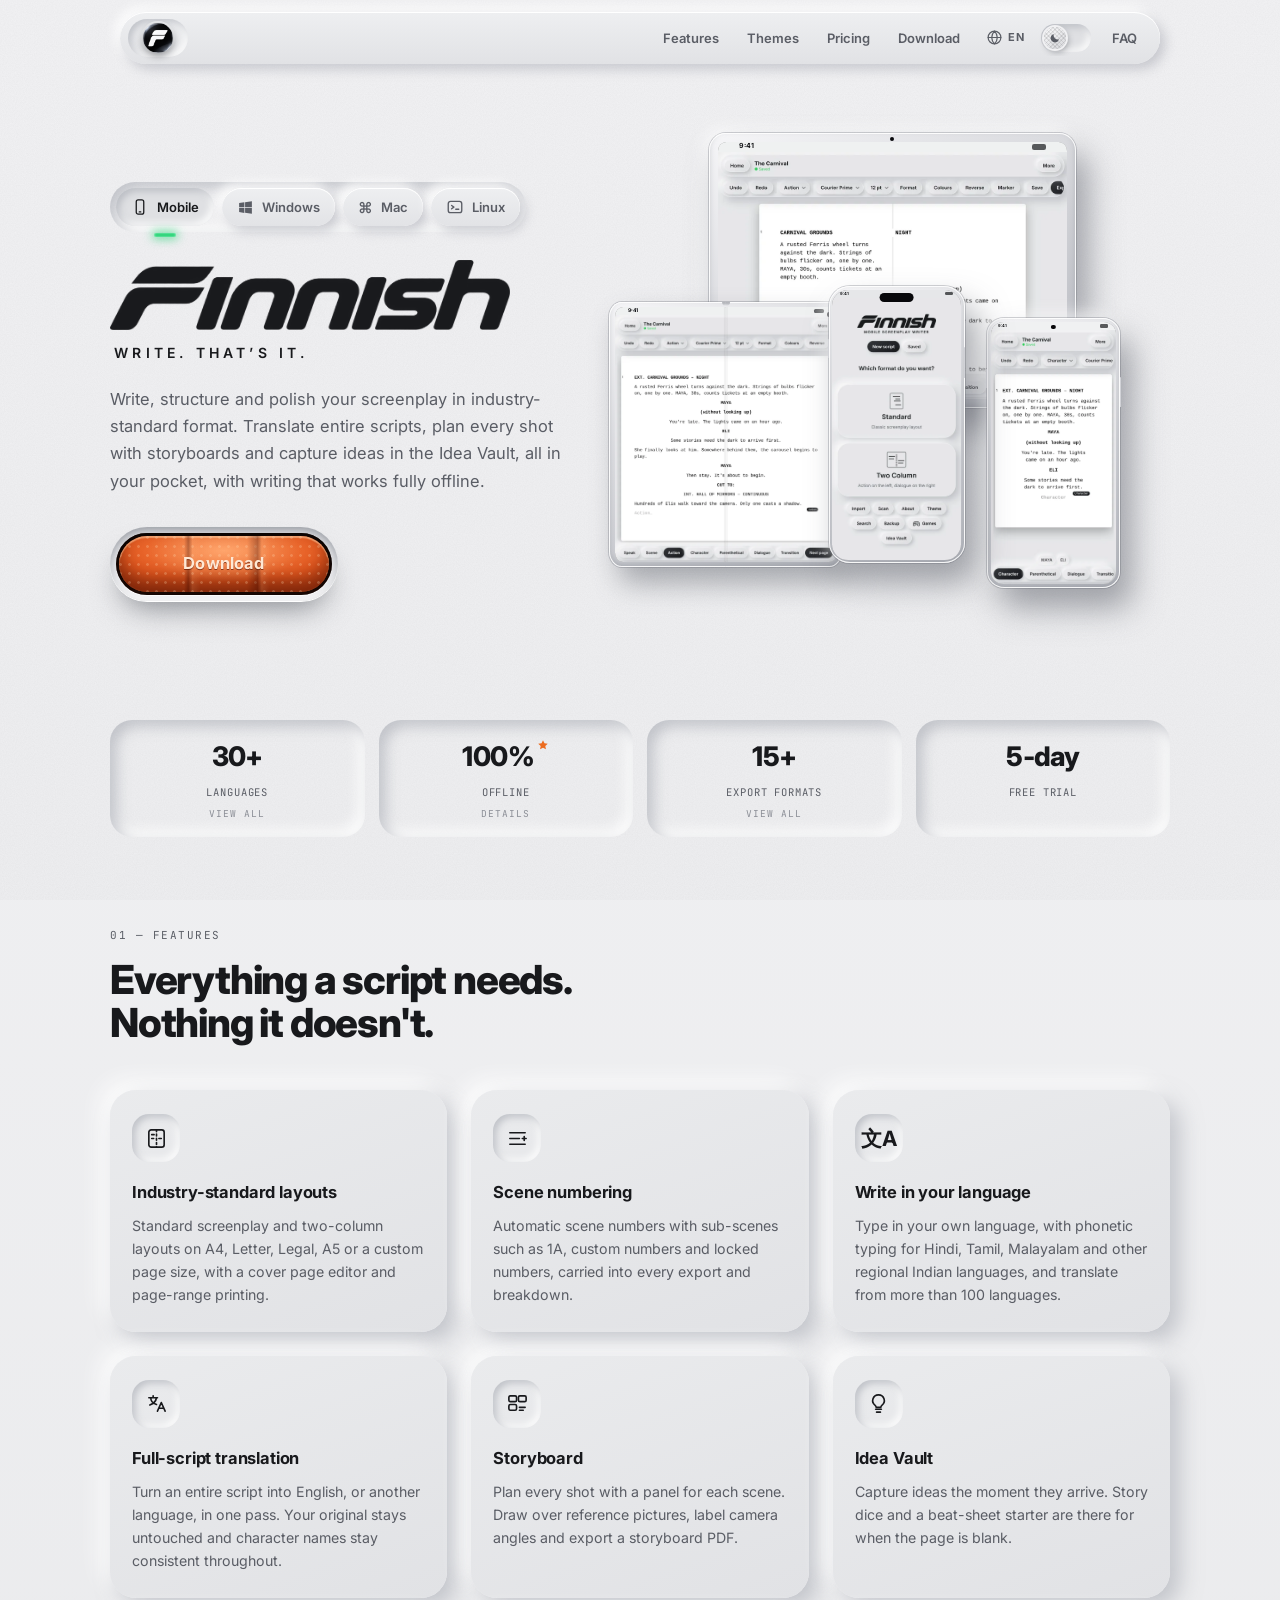
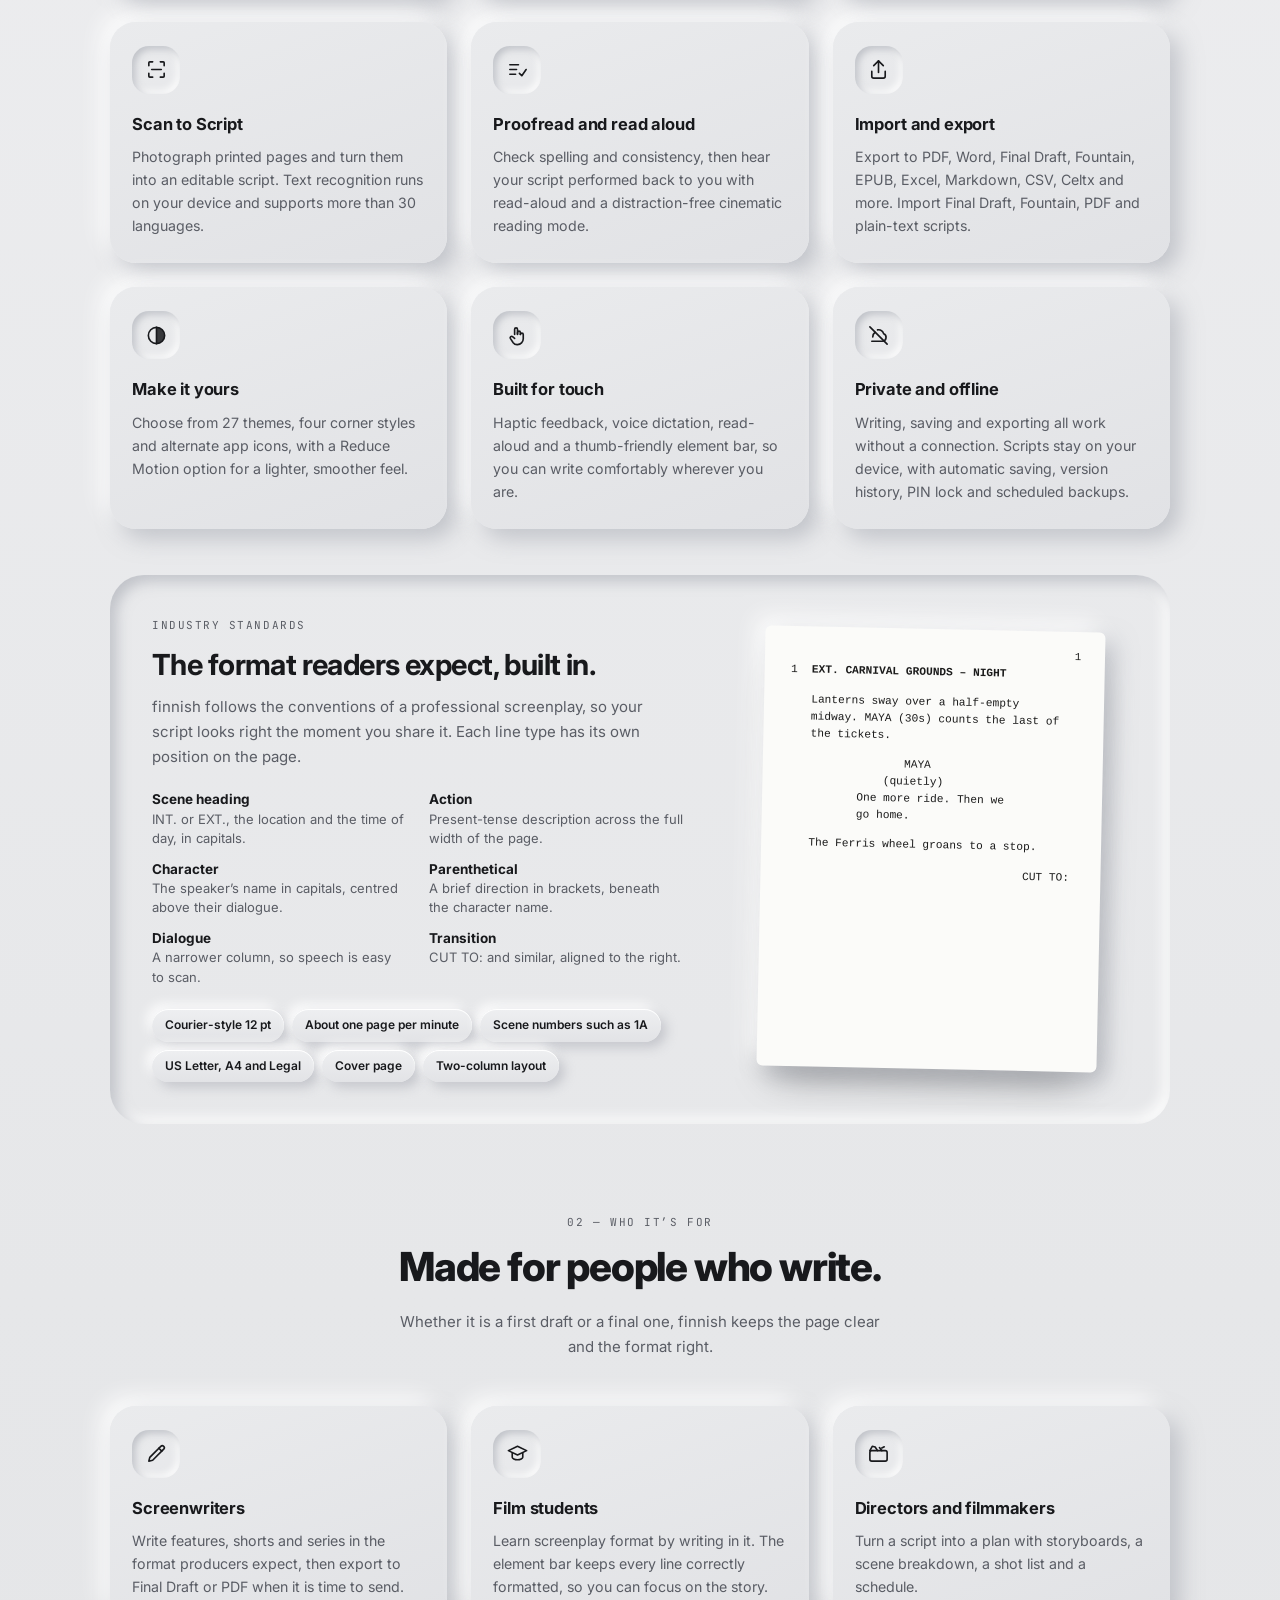
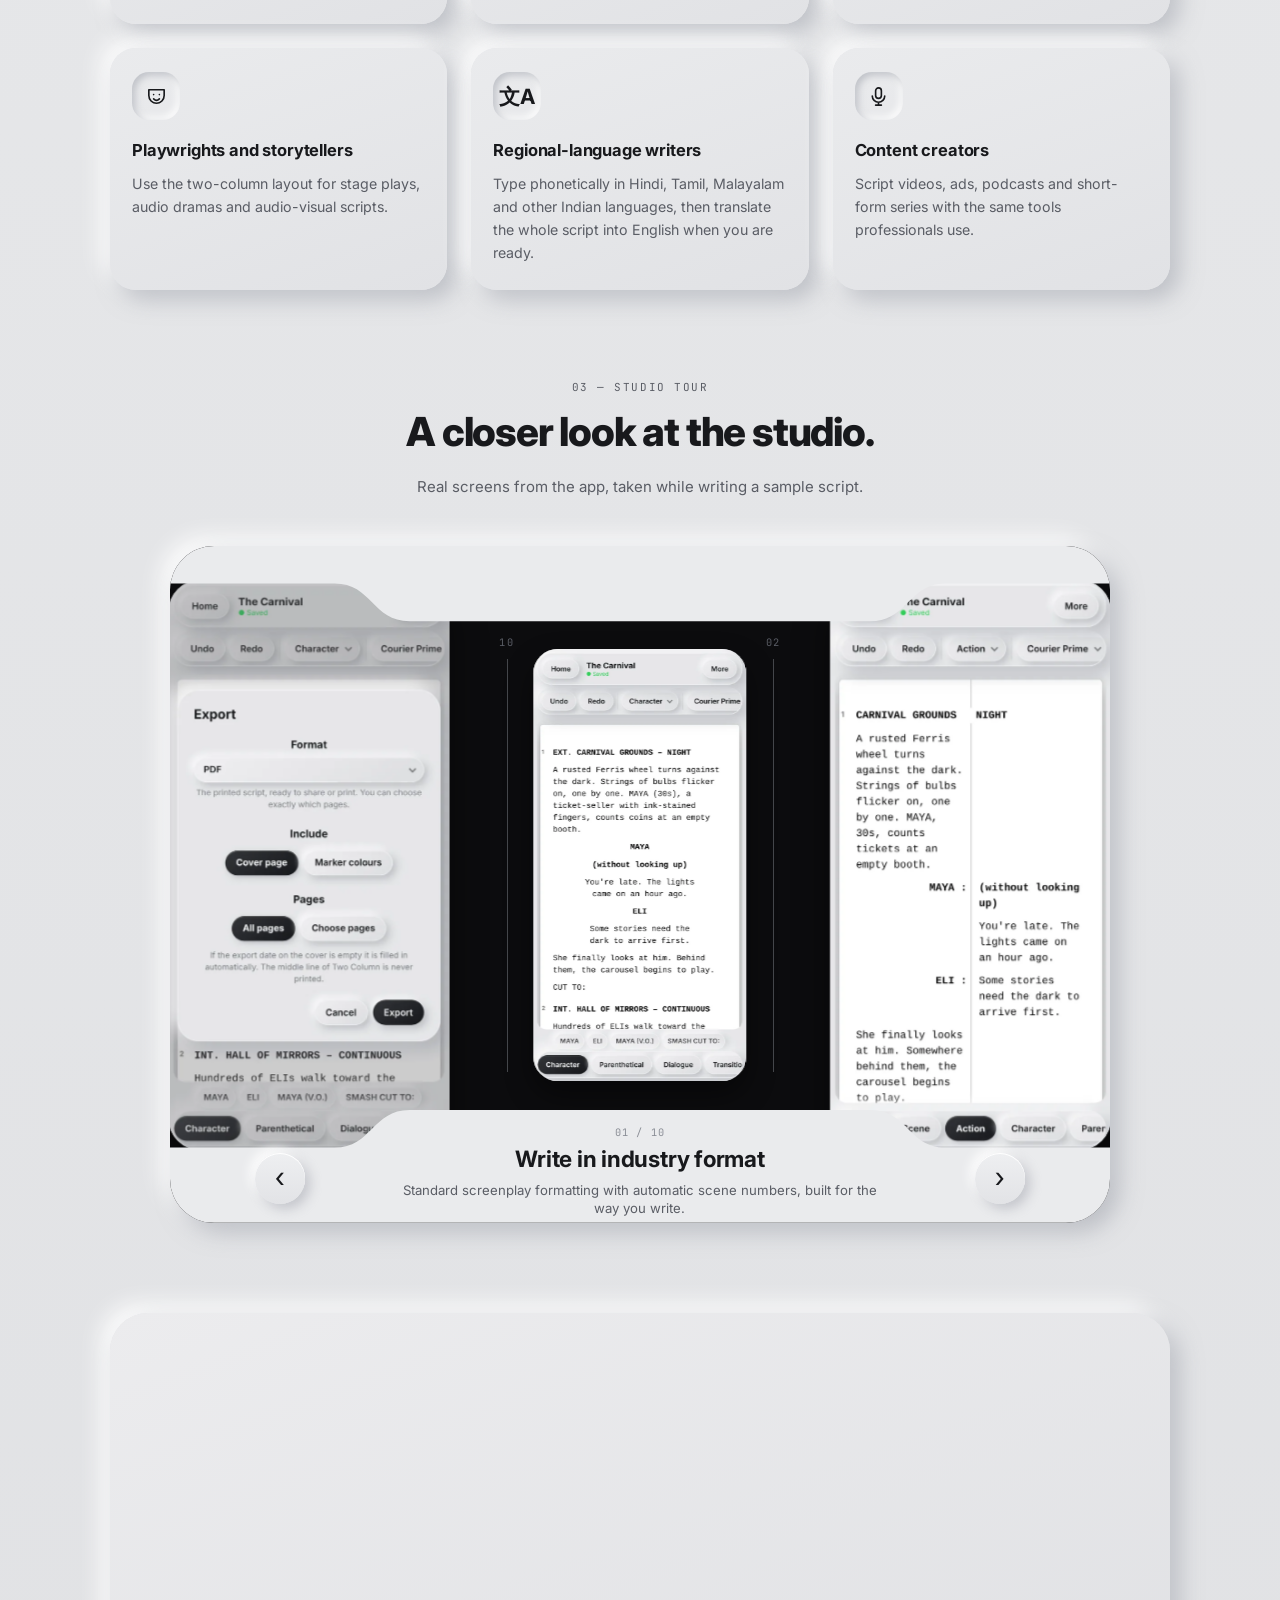
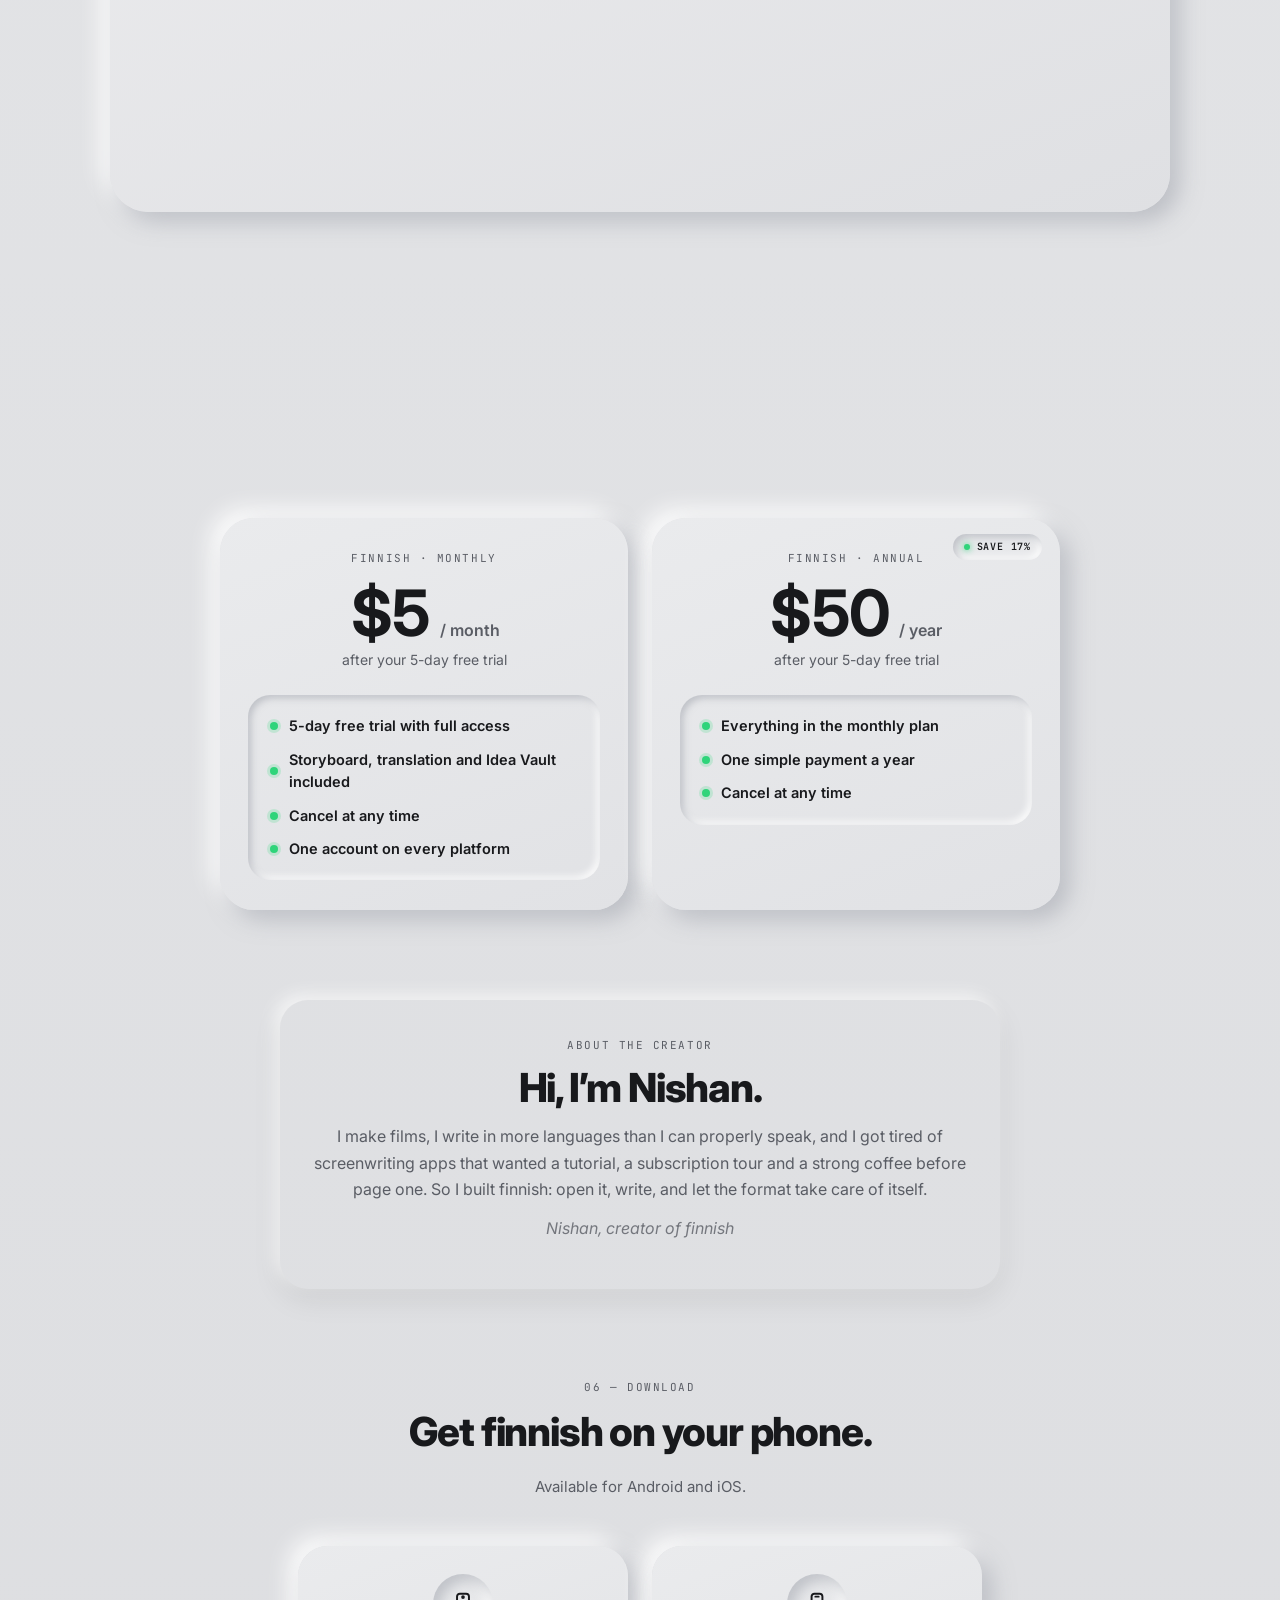
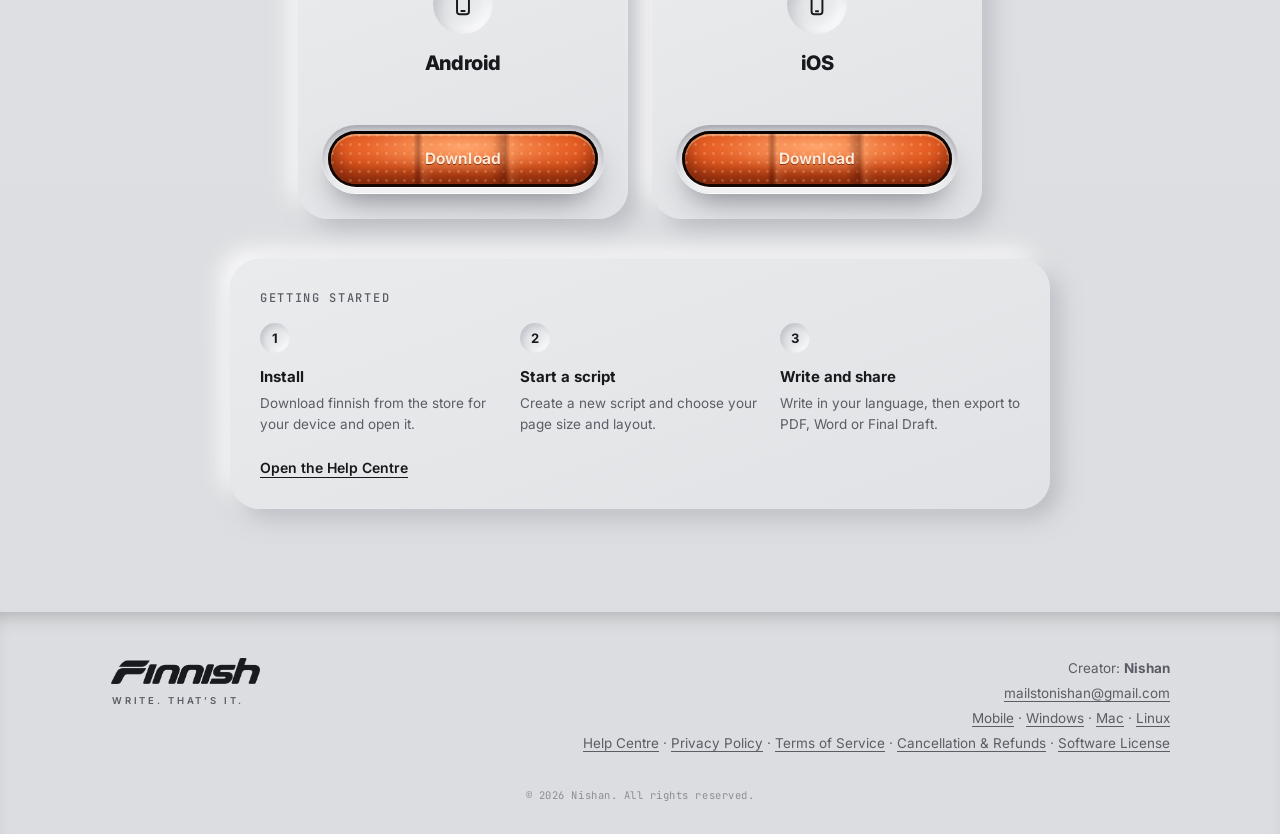
<file: index.html>
<!doctype html>
<html lang="en">
<head>
<meta charset="utf-8">
<meta name="viewport" content="width=device-width,initial-scale=1,viewport-fit=cover">
<title>finnish for Android and iPhone — Write. That’s it.</title>
<meta name="description" content="Write, structure and polish your screenplay in industry-standard format. Translate entire scripts, plan every shot with storyboards and capture ideas in the Idea Vault, all in your pocket, with writing that works fully offline.">
<link rel="canonical" href="https://nishan-tradeweb.github.io/finnish-site/">
<meta name="theme-color" content="#e6e7e9" id="tc">
<meta name="application-name" content="finnish">
<meta name="apple-mobile-web-app-capable" content="yes">
<meta name="apple-mobile-web-app-title" content="finnish">
<meta name="mobile-web-app-capable" content="yes">
<meta property="og:type" content="website">
<meta property="og:site_name" content="finnish">
<meta property="og:title" content="finnish for Android and iPhone — Write. That’s it.">
<meta property="og:description" content="Write, structure and polish your screenplay in industry-standard format. Translate entire scripts, plan every shot with storyboards and capture ideas in the Idea Vault, all in your pocket, with writing that works fully offline.">
<meta property="og:url" content="https://nishan-tradeweb.github.io/finnish-site/">
<meta property="og:image" content="https://nishan-tradeweb.github.io/finnish-site/assets/og-mobile.png">
<meta property="og:image:width" content="1200">
<meta property="og:image:height" content="630">
<meta name="twitter:card" content="summary_large_image">
<meta name="twitter:title" content="finnish for Android and iPhone — Write. That’s it.">
<meta name="twitter:description" content="Write, structure and polish your screenplay in industry-standard format. Translate entire scripts, plan every shot with storyboards and capture ideas in the Idea Vault, all in your pocket, with writing that works fully offline.">
<meta name="twitter:image" content="https://nishan-tradeweb.github.io/finnish-site/assets/og-mobile.png">
<link rel="icon" href="assets/favicon-64.png">
<link rel="apple-touch-icon" href="assets/apple-touch-icon.png">
<link rel="manifest" href="manifest.webmanifest">
<link rel="preconnect" href="https://fonts.googleapis.com">
<link rel="preconnect" href="https://fonts.gstatic.com" crossorigin>
<link rel="stylesheet" href="https://fonts.googleapis.com/css2?family=Inter:wght@400;500;600;700;800&family=JetBrains+Mono:wght@400;500&display=swap">
<link rel="stylesheet" href="css/style.css">
<script>document.documentElement.className='js';try{if(localStorage.getItem('fn-site')==='dark')document.documentElement.setAttribute('data-site','dark');var L=localStorage.getItem('fn-lang');if(L&&L!=='en'&&/^(hi|fr|es|de|ja|zh|ar)$/.test(L)){var h=document.documentElement;h.lang=L;h.dir=L==='ar'?'rtl':'ltr';h.classList.add('i18n-wait');setTimeout(function(){h.classList.remove('i18n-wait')},2500)}}catch(e){}</script>
<script type="application/ld+json">{"@context": "https://schema.org", "@type": "SoftwareApplication", "name": "finnish", "alternateName": "finnish Screenplay Writer", "description": "Write, structure and polish your screenplay in industry-standard format. Translate entire scripts, plan every shot with storyboards and capture ideas in the Idea Vault, all in your pocket, with writing that works fully offline.", "url": "https://nishan-tradeweb.github.io/finnish-site/", "applicationCategory": "MultimediaApplication", "applicationSubCategory": "Screenwriting software", "operatingSystem": "Android, iOS", "softwareVersion": "1.0.0", "inLanguage": "en", "image": "https://nishan-tradeweb.github.io/finnish-site/assets/og-mobile.png", "screenshot": "https://nishan-tradeweb.github.io/finnish-site/assets/og-mobile.png", "author": {"@type": "Person", "name": "Nishan", "email": "mailstonishan@gmail.com"}, "offers": {"@type": "Offer", "price": "5.00", "priceCurrency": "USD", "description": "5-day free trial, then a monthly or annual subscription priced for your region"}, "featureList": ["Industry-standard screenplay formatting", "Scene numbering", "Full-script translation", "Storyboard", "Idea Vault", "Scan to Script", "Export to PDF, Word, Final Draft, Fountain and more", "Works offline"]}</script>
</head>
<body data-platform="mobile">

<header class="nav-wrap">
  <nav class="nav" aria-label="Main">
    <a class="brand" href="#top" aria-label="finnish home"><img class="brand-ico" src="assets/icon-192.png" width="30" height="30" alt="finnish"></a>
    <div class="nav-links">
      <a href="#features">Features</a><a href="#looks">Themes</a><a href="#pricing">Pricing</a><a href="#download">Download</a><button class="lgb" id="lgBtn" type="button" aria-haspopup="true" aria-expanded="false" aria-controls="lgMenu" aria-label="Language" title="Language"><svg viewBox="0 0 24 24" width="18" height="18" fill="none" stroke="currentColor" stroke-width="1.7" stroke-linecap="round" stroke-linejoin="round" aria-hidden="true"><circle cx="12" cy="12" r="9"/><path d="M3 12h18M12 3c2.6 2.7 3.9 5.7 3.9 9s-1.3 6.3-3.9 9c-2.6-2.7-3.9-5.7-3.9-9S9.400 5.700 12 3z"/></svg><span class="lgc" data-notr>EN</span></button><button class="dk" id="darkTg" type="button" role="switch" aria-checked="false" aria-label="Matte Dark theme" title="Matte Dark theme"><span class="dk-knob"><svg viewBox="0 0 24 24" width="12" height="12" fill="currentColor" aria-hidden="true"><path d="M20 14.5A8.5 8.5 0 0 1 9.5 4 8.5 8.5 0 1 0 20 14.5z"/></svg></span></button><button class="navb" type="button" data-open="mFaq">FAQ</button>
    </div>
  </nav>
</header>

<main id="top">

<section class="hero container">
  <div class="hero-copy reveal">
    <nav class="sw" aria-label="Platform"><a href="index.html" class=on aria-current=page><svg viewBox="0 0 24 24" width="18" height="18" fill="none" stroke="currentColor" stroke-width="1.7" stroke-linecap="round" stroke-linejoin="round" aria-hidden="true"><rect x="7" y="2.5" width="10" height="19" rx="2.6"/><path d="M11 18.5h2"/></svg><span>Mobile</span></a><a href="windows.html"><svg viewBox="0 0 24 24" width="17" height="17" fill="currentColor" aria-hidden="true"><path d="M3 5.6l7.4-1v7H3zM11.4 4.5L21 3.2v8.4h-9.6zM3 12.6h7.4v7L3 18.4zM11.4 12.6H21v8.2l-9.6-1.3z"/></svg><span>Windows</span></a><a href="mac.html"><span class="cmd" aria-hidden="true">⌘</span><span>Mac</span></a><a href="linux.html"><svg viewBox="0 0 24 24" width="18" height="18" fill="none" stroke="currentColor" stroke-width="1.8" stroke-linecap="round" stroke-linejoin="round" aria-hidden="true"><rect x="3" y="4.5" width="18" height="15" rx="3"/><path d="M7.5 10l3 2.2-3 2.2M13 15h4"/></svg><span>Linux</span></a></nav>
    <h1 class="hero-h">
      <span class="wm wm-hero" role="img" aria-label="finnish"></span>
      <span class="tag">Write. That’s it.</span>
    </h1>
    <p class="lead">Write, structure and polish your screenplay in industry-standard format. Translate entire scripts, plan every shot with storyboards and capture ideas in the Idea Vault, all in your pocket, with writing that works fully offline.</p>
    <div class="cta-row"><a class="dl" data-dl="scroll" href="#download" ><span class="dl-bezel"><span class="dl-well"><span class="dl-puff"><span class="dl-txt">Download</span></span></span></span></a></div>
  </div>
  <div class="hero-art reveal" aria-hidden="true"><div class="cluster c-mobile"><div class="dev tab fl " style="--dw:66;--x:17;--y:1;--z:1;--fs:0.019;--fd:0s;--sbg-0:#eff1f1;--sfg-0:#18191c;"><div class="body"><i class="cam"></i><div class="scr" style="--ar:1.3545;--bh:3.7%"><i class="bar top"><b>9:41</b><s></s></i><img class="top t0" src="assets/shots/t-edit-t0.webp" alt="" loading="lazy"></div></div></div><div class="foldx fl" style="--dw:42;--x:-1;--y:33;--z:2;--fd:-2s"><div class="dev fold fa-l" style="--dw:42;--x:0;--y:0;--z:1;--fs:0.022;--sbg-0:#eff1f1;--sfg-0:#18191c;"><div class="body"><div class="scr" style="--ar:0.8734;--bh:2.95%"><i class="cam"></i><i class="bar top"><b>9:41</b><s></s></i><img class="top t0" src="assets/shots/f-edit-t0.webp" alt="" loading="lazy"></div></div></div><div class="dev fold fa-r" style="--dw:42;--x:0;--y:0;--z:1;--fs:0.022;--sbg-0:#eff1f1;--sfg-0:#18191c;"><div class="body"><div class="scr" style="--ar:0.8734;--bh:2.95%"><i class="cam"></i><i class="bar top"><b>9:41</b><s></s></i><img class="top t0" src="assets/shots/f-edit-t0.webp" alt="" loading="lazy"></div></div></div></div><div class="dev phone android fl " style="--dw:24;--x:67;--y:36;--z:2;--fs:0.03;--fd:-4s;--sbg-0:#f0f1f2;--sfg-0:#18191c;"><div class="body"><div class="scr" style="--ar:0.4778;--bh:3.11%"><i class="cam"></i><i class="bar top"><b>9:41</b><s></s></i><img class="top t0" src="assets/shots/m-edit-t0.webp" alt="" loading="lazy"></div></div></div><div class="dev phone ios fl " style="--dw:24.5;--x:38.5;--y:30;--z:3;--fs:0.03;--fd:-1s;--sbg-0:#e6e7e9;--sfg-0:#18191c;"><div class="body"><div class="scr" style="--ar:0.4778;--bh:3.11%"><i class="cam"></i><i class="bar top"><b>9:41</b><s></s></i><img class="top t0" src="assets/shots/m-home-t0.webp" alt="" loading="lazy"></div></div></div></div></div>
</section>

<section class="container stats reveal" aria-label="At a glance">
  <button class="stat btn-stat" type="button" data-open="mLang"><b dir="ltr">30+</b><span>Languages</span><i aria-hidden="true">View all</i></button>
  <button class="stat btn-stat" type="button" data-open="mOff" aria-label="100% offline. What works offline and what does not."><b dir="ltr">100%<svg class="star" viewBox="0 0 24 24" width="13" height="13" fill="currentColor" aria-hidden="true"><path d="M12 2.5l2.9 6.1 6.6.8-4.9 4.6 1.3 6.6L12 17.300 6.100 20.600l1.300-6.600L2.500 9.400l6.600-.8z"/></svg></b><span>Offline</span><i aria-hidden="true">Details</i></button>
  <button class="stat btn-stat" type="button" data-open="mFmt"><b dir="ltr">15+</b><span>Export formats</span><i aria-hidden="true">View all</i></button>
  <div class="stat"><b>5-day</b><span>Free trial</span></div>
</section>

<section id="features" class="container section">
  <header class="sec-head reveal">
    <p class="eyebrow"><span data-notr>01 — </span>Features</p>
    <h2>Everything a script needs.<br>Nothing it doesn't.</h2>
  </header>
  <div class="grid"><article class="card reveal"><div class="ico"><svg viewBox="0 0 24 24" width="26" height="26" fill="none" stroke="currentColor" stroke-width="1.7" stroke-linecap="round" stroke-linejoin="round" aria-hidden="true"><rect x="4" y="3" width="16" height="18" rx="2.5"/><path d="M12 3v18" stroke-dasharray="2 2.4"/><path d="M7 8h2.5M14.5 12H17M7 12h2"/></svg></div><h3>Industry-standard layouts</h3><p>Standard screenplay and two-column layouts on A4, Letter, Legal, A5 or a custom page size, with a cover page editor and page-range printing.</p></article><article class="card reveal"><div class="ico"><svg viewBox="0 0 24 24" width="26" height="26" fill="none" stroke="currentColor" stroke-width="1.7" stroke-linecap="round" stroke-linejoin="round" aria-hidden="true"><path d="M4 6h16M4 12h10M4 18h16"/><path d="M19 10v4M17 12h4"/></svg></div><h3>Scene numbering</h3><p>Automatic scene numbers with sub-scenes such as 1A, custom numbers and locked numbers, carried into every export and breakdown.</p></article><article class="card reveal"><div class="ico"><span class="g" aria-hidden="true">文A</span></div><h3>Write in your language</h3><p>Type in your own language, with phonetic typing for Hindi, Tamil, Malayalam and other regional Indian languages, and translate from more than 100 languages.</p></article><article class="card reveal"><div class="ico"><svg viewBox="0 0 24 24" width="26" height="26" fill="none" stroke="currentColor" stroke-width="1.7" stroke-linecap="round" stroke-linejoin="round" aria-hidden="true"><path d="M4 6h9M8.5 4v2M6 6c0 3.5 2.5 6 6 7M12 6c-.5 3-3 6-7 7.5"/><path d="M13 20l4-9 4 9M14.4 17h5.2"/></svg></div><h3>Full-script translation</h3><p>Turn an entire script into English, or another language, in one pass. Your original stays untouched and character names stay consistent throughout.</p></article><article class="card reveal"><div class="ico"><svg viewBox="0 0 24 24" width="26" height="26" fill="none" stroke="currentColor" stroke-width="1.7" stroke-linecap="round" stroke-linejoin="round" aria-hidden="true"><rect x="3" y="4" width="8" height="6" rx="1.5"/><rect x="13" y="4" width="8" height="6" rx="1.5"/><rect x="3" y="13" width="8" height="6" rx="1.5"/><path d="M14 16h6M14 19h4"/></svg></div><h3>Storyboard</h3><p>Plan every shot with a panel for each scene. Draw over reference pictures, label camera angles and export a storyboard PDF.</p></article><article class="card reveal"><div class="ico"><svg viewBox="0 0 24 24" width="26" height="26" fill="none" stroke="currentColor" stroke-width="1.7" stroke-linecap="round" stroke-linejoin="round" aria-hidden="true"><path d="M9 18h6M10 21h4"/><path d="M12 3a6 6 0 0 0-3.5 10.9c.6.5 1 1.2 1 2V16h5v-.1c0-.8.4-1.5 1-2A6 6 0 0 0 12 3z"/></svg></div><h3>Idea Vault</h3><p>Capture ideas the moment they arrive. Story dice and a beat-sheet starter are there for when the page is blank.</p></article><article class="card reveal"><div class="ico"><svg viewBox="0 0 24 24" width="26" height="26" fill="none" stroke="currentColor" stroke-width="1.7" stroke-linecap="round" stroke-linejoin="round" aria-hidden="true"><path d="M4 8V5a1 1 0 0 1 1-1h3M16 4h3a1 1 0 0 1 1 1v3M20 16v3a1 1 0 0 1-1 1h-3M8 20H5a1 1 0 0 1-1-1v-3"/><path d="M7 12h10"/></svg></div><h3>Scan to Script</h3><p>Photograph printed pages and turn them into an editable script. Text recognition runs on your device and supports more than 30 languages.</p></article><article class="card reveal"><div class="ico"><svg viewBox="0 0 24 24" width="26" height="26" fill="none" stroke="currentColor" stroke-width="1.7" stroke-linecap="round" stroke-linejoin="round" aria-hidden="true"><path d="M4 7h9M4 12h7M4 17h6"/><path d="M14 16l2.5 2.5L21 12"/></svg></div><h3>Proofread and read aloud</h3><p>Check spelling and consistency, then hear your script performed back to you with read-aloud and a distraction-free cinematic reading mode.</p></article><article class="card reveal"><div class="ico"><svg viewBox="0 0 24 24" width="26" height="26" fill="none" stroke="currentColor" stroke-width="1.7" stroke-linecap="round" stroke-linejoin="round" aria-hidden="true"><path d="M12 3v12"/><path d="M7 8l5-5 5 5"/><path d="M5 14v5a2 2 0 0 0 2 2h10a2 2 0 0 0 2-2v-5"/></svg></div><h3>Import and export</h3><p>Export to PDF, Word, Final Draft, Fountain, EPUB, Excel, Markdown, CSV, Celtx and more. Import Final Draft, Fountain, PDF and plain-text scripts.</p></article><article class="card reveal"><div class="ico"><svg viewBox="0 0 24 24" width="26" height="26" fill="none" stroke="currentColor" stroke-width="1.7" stroke-linecap="round" stroke-linejoin="round" aria-hidden="true"><circle cx="12" cy="12" r="8.5"/><path d="M12 3.5v17"/><path d="M12 3.5a8.5 8.5 0 0 1 0 17z" fill="currentColor" stroke="none" opacity=".85"/></svg></div><h3>Make it yours</h3><p>Choose from 27 themes, four corner styles and alternate app icons, with a Reduce Motion option for a lighter, smoother feel.</p></article><article class="card reveal"><div class="ico"><svg viewBox="0 0 24 24" width="26" height="26" fill="none" stroke="currentColor" stroke-width="1.7" stroke-linecap="round" stroke-linejoin="round" aria-hidden="true"><path d="M9 11V5.5a1.5 1.5 0 0 1 3 0V11"/><path d="M12 10.5V9a1.5 1.5 0 0 1 3 0v2"/><path d="M15 11a1.5 1.5 0 0 1 3 0v4.5a6 6 0 0 1-6 6h-.5a5 5 0 0 1-4-2L4.5 15a1.5 1.5 0 0 1 2.3-1.8L9 15"/></svg></div><h3>Built for touch</h3><p>Haptic feedback, voice dictation, read-aloud and a thumb-friendly element bar, so you can write comfortably wherever you are.</p></article><article class="card reveal"><div class="ico"><svg viewBox="0 0 24 24" width="26" height="26" fill="none" stroke="currentColor" stroke-width="1.7" stroke-linecap="round" stroke-linejoin="round" aria-hidden="true"><path d="M3 3l18 18"/><path d="M8.5 8.6A6 6 0 0 0 6 13.5M5 18h11a4 4 0 0 0 1.4-7.7A6 6 0 0 0 11 6.1"/></svg></div><h3>Private and offline</h3><p>Writing, saving and exporting all work without a connection. Scripts stay on your device, with automatic saving, version history, PIN lock and scheduled backups.</p></article></div>
  <div class="std reveal" id="standards">
    <div class="std-copy">
      <p class="eyebrow">Industry standards</p>
      <h3>The format readers expect, built in.</h3>
      <p>finnish follows the conventions of a professional screenplay, so your script looks right the moment you share it. Each line type has its own position on the page.</p>
      <ul class="std-list"><li><b>Scene heading</b><span>INT. or EXT., the location and the time of day, in capitals.</span></li><li><b>Action</b><span>Present-tense description across the full width of the page.</span></li><li><b>Character</b><span>The speaker’s name in capitals, centred above their dialogue.</span></li><li><b>Parenthetical</b><span>A brief direction in brackets, beneath the character name.</span></li><li><b>Dialogue</b><span>A narrower column, so speech is easy to scan.</span></li><li><b>Transition</b><span>CUT TO: and similar, aligned to the right.</span></li></ul>
      <div class="std-chips pills"><span>Courier-style 12 pt</span><span>About one page per minute</span><span>Scene numbers such as 1A</span><span>US Letter, A4 and Legal</span><span>Cover page</span><span>Two-column layout</span></div>
    </div>
    <div class="paper" aria-hidden="true" data-notr><span class="pg">1</span>
      <p class="sc"><i>1</i>EXT. CARNIVAL GROUNDS – NIGHT</p>
      <p class="ac">Lanterns sway over a half-empty midway. MAYA (30s) counts the last of the tickets.</p>
      <p class="ch">MAYA</p><p class="pa">(quietly)</p><p class="di">One more ride. Then we go home.</p>
      <p class="ac">The Ferris wheel groans to a stop.</p>
      <p class="tr">CUT TO:</p>
    </div>
  </div>
</section>

<section id="who" class="container section">
  <header class="sec-head center reveal">
    <p class="eyebrow"><span data-notr>02 — </span>Who it’s for</p>
    <h2>Made for people who write.</h2>
    <p class="lead sm">Whether it is a first draft or a final one, finnish keeps the page clear and the format right.</p>
  </header>
  <div class="grid who"><article class="card reveal"><div class="ico"><svg viewBox="0 0 24 24" width="26" height="26" fill="none" stroke="currentColor" stroke-width="1.7" stroke-linecap="round" stroke-linejoin="round" aria-hidden="true"><path d="M4 20l1-4L16.500 4.500a2.100 2.100 0 0 1 3 3L8 19z"/><path d="M14.500 6.500l3 3"/></svg></div><h3>Screenwriters</h3><p>Write features, shorts and series in the format producers expect, then export to Final Draft or PDF when it is time to send.</p></article><article class="card reveal"><div class="ico"><svg viewBox="0 0 24 24" width="26" height="26" fill="none" stroke="currentColor" stroke-width="1.7" stroke-linecap="round" stroke-linejoin="round" aria-hidden="true"><path d="M2.500 9L12 4.500 21.500 9 12 13.500z"/><path d="M6.500 11.200V16c0 1.200 2.500 2.500 5.500 2.500s5.500-1.300 5.500-2.500v-4.800"/></svg></div><h3>Film students</h3><p>Learn screenplay format by writing in it. The element bar keeps every line correctly formatted, so you can focus on the story.</p></article><article class="card reveal"><div class="ico"><svg viewBox="0 0 24 24" width="26" height="26" fill="none" stroke="currentColor" stroke-width="1.7" stroke-linecap="round" stroke-linejoin="round" aria-hidden="true"><rect x="3" y="9" width="18" height="11" rx="2"/><path d="M3 9l2.500-4.500 3 .8M8.500 5.300L11 9M13 5.800L15.500 9M15.500 6.200L18 5"/></svg></div><h3>Directors and filmmakers</h3><p>Turn a script into a plan with storyboards, a scene breakdown, a shot list and a schedule.</p></article><article class="card reveal"><div class="ico"><svg viewBox="0 0 24 24" width="26" height="26" fill="none" stroke="currentColor" stroke-width="1.7" stroke-linecap="round" stroke-linejoin="round" aria-hidden="true"><path d="M4 5h16v6a8 8 0 0 1-16 0z"/><path d="M9 10v.01M15 10v.01M9 14.500c1 1 2 1.500 3 1.500s2-.5 3-1.500"/></svg></div><h3>Playwrights and storytellers</h3><p>Use the two-column layout for stage plays, audio dramas and audio-visual scripts.</p></article><article class="card reveal"><div class="ico"><span class="g" aria-hidden="true">文A</span></div><h3>Regional-language writers</h3><p>Type phonetically in Hindi, Tamil, Malayalam and other Indian languages, then translate the whole script into English when you are ready.</p></article><article class="card reveal"><div class="ico"><svg viewBox="0 0 24 24" width="26" height="26" fill="none" stroke="currentColor" stroke-width="1.7" stroke-linecap="round" stroke-linejoin="round" aria-hidden="true"><rect x="9" y="3" width="6" height="11" rx="3"/><path d="M5.500 11.500a6.500 6.500 0 0 0 13 0M12 18v3M9 21h6"/></svg></div><h3>Content creators</h3><p>Script videos, ads, podcasts and short-form series with the same tools professionals use.</p></article></div>
</section>

<section id="tour" class="container section">
  <header class="sec-head center reveal">
    <p class="eyebrow"><span data-notr>03 — </span>Studio tour</p>
    <h2>A closer look at the studio.</h2>
    <p class="lead sm">Real screens from the app, taken while writing a sample script.</p>
  </header>
  <div class="gal-wrap reveal">
    <div class="gal" id="gal" tabindex="0" role="group" aria-roledescription="carousel" aria-label="finnish studio tour">
      <div class="g-track"><figure class="g-it" data-i="0" data-t="Write in industry format" data-d="Standard screenplay formatting with automatic scene numbers, built for the way you write."><img src="assets/tour/t01.webp" alt="Write in industry format" width="310" height="629" loading="lazy" draggable="false"></figure><figure class="g-it" data-i="1" data-t="Two-column layout" data-d="Action on the left, dialogue on the right, for scripts that need a side-by-side format."><img src="assets/tour/t02.webp" alt="Two-column layout" width="310" height="629" loading="lazy" draggable="false"></figure><figure class="g-it" data-i="2" data-t="Scene cards" data-d="See your whole story at a glance and drag scenes into a new order."><img src="assets/tour/t03.webp" alt="Scene cards" width="310" height="629" loading="lazy" draggable="false"></figure><figure class="g-it" data-i="3" data-t="Storyboard" data-d="Plan every shot with a panel for each scene, grouped under its scene heading."><img src="assets/tour/t04.webp" alt="Storyboard" width="310" height="629" loading="lazy" draggable="false"></figure><figure class="g-it" data-i="4" data-t="Sketch every shot" data-d="Draw frames, label camera angles and add notes for sound and movement."><img src="assets/tour/t05.webp" alt="Sketch every shot" width="310" height="629" loading="lazy" draggable="false"></figure><figure class="g-it" data-i="5" data-t="Production breakdown" data-d="Scenes, locations, cast and page estimates, ready to schedule and export."><img src="assets/tour/t06.webp" alt="Production breakdown" width="310" height="629" loading="lazy" draggable="false"></figure><figure class="g-it" data-i="6" data-t="Proofread" data-d="Catch structure slips and repeated words before anyone else reads your script."><img src="assets/tour/t07.webp" alt="Proofread" width="310" height="629" loading="lazy" draggable="false"></figure><figure class="g-it" data-i="7" data-t="Idea Vault" data-d="Capture ideas as they arrive, and roll story dice when the page is blank."><img src="assets/tour/t08.webp" alt="Idea Vault" width="310" height="629" loading="lazy" draggable="false"></figure><figure class="g-it" data-i="8" data-t="27 themes" data-d="Restyle the whole studio, from Matte White to Leather Bound and beyond."><img src="assets/tour/t09.webp" alt="27 themes" width="310" height="629" loading="lazy" draggable="false"></figure><figure class="g-it" data-i="9" data-t="Export anywhere" data-d="PDF, Word, Final Draft, Fountain and more, with the pages you choose."><img src="assets/tour/t10.webp" alt="Export anywhere" width="310" height="629" loading="lazy" draggable="false"></figure></div>
      <svg class="g-mask g-d" viewBox="0 0 1000 720" preserveAspectRatio="xMidYMid slice" aria-hidden="true"><path fill-rule="evenodd" d="M0,0H1000V720H0Z M0,40 H175 C215,40 215,80 255,80 H745 C785,80 785,40 825,40 H1000 V640 H825 C785,640 785,600 745,600 H255 C215,600 215,640 175,640 H0 Z"/></svg>
      <svg class="g-mask g-m" viewBox="0 0 620 760" preserveAspectRatio="xMidYMid slice" aria-hidden="true"><path fill-rule="evenodd" d="M0,0H620V760H0Z M0,40 H25 C65,40 65,80 105,80 H515 C555,80 555,40 595,40 H620 V640 H595 C555,640 555,600 515,600 H105 C65,600 65,640 25,640 H0 Z"/></svg>
      <i class="g-line l1" aria-hidden="true"></i><i class="g-line l2" aria-hidden="true"></i>
      <span class="g-tag t1" id="gPrev" aria-hidden="true">10</span><span class="g-tag t2" id="gNext" aria-hidden="true">02</span>
      <div class="g-cap" aria-live="polite"><span class="g-n" id="gN" data-notr>01 / 10</span><b id="gT" data-notr>Write in industry format</b><span id="gD" data-notr>Standard screenplay formatting with automatic scene numbers, built for the way you write.</span></div>
      <button class="g-btn gb-l" type="button" id="gBack" aria-label="Previous screen">‹</button>
      <button class="g-btn gb-r" type="button" id="gFwd" aria-label="Next screen">›</button>
    </div>
  </div>
</section>
<section id="looks" class="container section">
  <div class="stage" id="stage" data-t="0">
    <div class="stage-copy reveal">
      <p class="eyebrow"><span data-notr>04 — </span>Look &amp; feel</p>
      <h2>Five looks. One quiet studio.</h2>
      <p class="lead sm">Choose from 27 themes. Drag the slider to preview five of them, from Matte White to Lavender Mist, on a phone and a foldable.</p>
      <div class="tsl-wrap">
        <div class="tsl" id="themeSl" role="slider" tabindex="0" aria-label="Preview theme" aria-valuemin="1" aria-valuemax="5" aria-valuenow="1" aria-valuetext="Matte White" style="--p:0">
          <i style="--k:0"></i><i style="--k:1"></i><i style="--k:2"></i><i style="--k:3"></i><i style="--k:4"></i><span class="tsl-knob"></span>
        </div>
        <div class="tsl-labs"><button type="button" data-i="0" style="--k:0"><b>1</b>Matte White</button><button type="button" data-i="1" style="--k:1"><b>2</b>Matte Black</button><button type="button" data-i="2" style="--k:2"><b>3</b>Leather Bound</button><button type="button" data-i="3" style="--k:3"><b>4</b>Midnight Blue</button><button type="button" data-i="4" style="--k:4"><b>5</b>Lavender Mist</button></div>
      </div>
    </div>
    <div class="stage-art reveal" aria-hidden="true"><div class="cluster"><div class="dev phone android " style="--dw:30;--x:4;--y:6;--z:2;--fs:0.03;--sbg-0:#e6e7e9;--sfg-0:#18191c;--sbg-1:#242528;--sfg-1:#f1f1f3;--sbg-2:#39291d;--sfg-2:#f1f1f3;--sbg-3:#19223b;--sfg-3:#f1f1f3;--sbg-4:#eae3f2;--sfg-4:#18191c;"><div class="body"><div class="scr" style="--ar:0.4778;--bh:3.11%"><i class="cam"></i><i class="bar top"><b>9:41</b><s></s></i><img class="top t0" src="assets/shots/m-home-t0.webp" alt="" loading="lazy"><img class="top t1" src="assets/shots/m-home-t1.webp" alt="" loading="lazy"><img class="top t2" src="assets/shots/m-home-t2.webp" alt="" loading="lazy"><img class="top t3" src="assets/shots/m-home-t3.webp" alt="" loading="lazy"><img class="top t4" src="assets/shots/m-home-t4.webp" alt="" loading="lazy"></div></div></div><div class="dev fold " style="--dw:58;--x:38;--y:0;--z:1;--fs:0.022;--sbg-0:#eff1f1;--sfg-0:#18191c;--sbg-1:#292a2d;--sfg-1:#f1f1f3;--sbg-2:#38281d;--sfg-2:#f1f1f3;--sbg-3:#1f2b49;--sfg-3:#f1f1f3;--sbg-4:#edeaf6;--sfg-4:#18191c;"><div class="body"><div class="scr" style="--ar:0.8734;--bh:2.95%"><i class="cam"></i><i class="bar top"><b>9:41</b><s></s></i><img class="top t0" src="assets/shots/f-edit-t0.webp" alt="" loading="lazy"><img class="top t1" src="assets/shots/f-edit-t1.webp" alt="" loading="lazy"><img class="top t2" src="assets/shots/f-edit-t2.webp" alt="" loading="lazy"><img class="top t3" src="assets/shots/f-edit-t3.webp" alt="" loading="lazy"><img class="top t4" src="assets/shots/f-edit-t4.webp" alt="" loading="lazy"></div></div></div></div></div>
  </div>
</section>

<section id="pricing" class="container section">
  <header class="sec-head center reveal">
    <p class="eyebrow"><span data-notr>05 — </span>Pricing</p>
    <h2>Simple, fair pricing.</h2>
    <p class="lead sm">Try everything free for 5 days, then choose monthly or annual billing. One account and one price for every platform, set for your country.</p>
  </header>
  <div class="price-row">
    <div class="price-card reveal">
      <p class="price-lab">finnish · Monthly</p>
      <p class="price-num"><b id="priceNum" aria-live="polite" data-notr>&nbsp;</b><span>/ month</span></p>
      <p class="price-note">after your 5-day free trial</p>
      <ul class="price-list">
        <li>5-day free trial with full access</li>
        <li>Storyboard, translation and Idea Vault included</li>
        <li>Cancel at any time</li>
        <li>One account on every platform</li>
      </ul>
    </div>
    <div class="price-card alt reveal">
      <span class="badge" id="saveBadge" data-notr hidden></span>
      <p class="price-lab">finnish · Annual</p>
      <p class="price-num"><b id="priceYear" aria-live="polite" data-notr>&nbsp;</b><span>/ year</span></p>
      <p class="price-note">after your 5-day free trial</p>
      <ul class="price-list">
        <li>Everything in the monthly plan</li>
        <li>One simple payment a year</li>
        <li>Cancel at any time</li>
      </ul>
    </div>
  </div>
</section>

<section id="creator" class="container section">
  <div class="creator reveal">
    <p class="eyebrow">About the creator</p>
    <h2>Hi, I’m Nishan.</h2>
    <p>I make films, I write in more languages than I can properly speak, and I got tired of screenwriting apps that wanted a tutorial, a subscription tour and a strong coffee before page one. So I built finnish: open it, write, and let the format take care of itself.</p>
    <p class="creator-sig">Nishan, creator of finnish</p>
  </div>
</section>

<section id="download" class="container section">
  <header class="sec-head center reveal">
    <p class="eyebrow"><span data-notr>06 — </span>Download</p>
    <h2>Get finnish on your phone.</h2>
    <p class="lead sm">Available for Android and iOS.</p>
  </header>
  <div class="plats n2"><article class="plat reveal"><div class="plat-ico"><svg viewBox="0 0 24 24" width="30" height="30" fill="none" stroke="currentColor" stroke-width="1.8" stroke-linecap="round" stroke-linejoin="round" aria-hidden="true"><rect x="6.5" y="2.5" width="11" height="19" rx="2.6"/><circle cx="12" cy="5.6" r=".8" fill="currentColor"/><path d="M10.5 18.5h3"/></svg></div><h3>Android</h3><p class="req">&nbsp;</p><a class="dl sm" data-dl="android" href="#download" ><span class="dl-bezel"><span class="dl-well"><span class="dl-puff"><span class="dl-txt">Download</span></span></span></span></a></article><article class="plat reveal"><div class="plat-ico"><svg viewBox="0 0 24 24" width="30" height="30" fill="none" stroke="currentColor" stroke-width="1.8" stroke-linecap="round" stroke-linejoin="round" aria-hidden="true"><rect x="7" y="2.5" width="10" height="19" rx="2.6"/><path d="M10.5 5.2h3M11 18.6h2"/></svg></div><h3>iOS</h3><p class="req">&nbsp;</p><a class="dl sm" data-dl="ios" href="#download" ><span class="dl-bezel"><span class="dl-well"><span class="dl-puff"><span class="dl-txt">Download</span></span></span></span></a></article></div>
  <div class="gs reveal"><h3>Getting started</h3><ol><li><b>Install</b><span>Download finnish from the store for your device and open it.</span></li><li><b>Start a script</b><span>Create a new script and choose your page size and layout.</span></li><li><b>Write and share</b><span>Write in your language, then export to PDF, Word or Final Draft.</span></li></ol><a class="gs-link" href="docs.html">Open the Help Centre</a></div>
</section>

</main>

<footer class="footer">
  <div class="container foot">
    <div>
      <span class="wm wm-foot" role="img" aria-label="finnish"></span>
      <p class="tag sm">Write. That’s it.</p>
    </div>
    <div class="foot-meta">
      <p>Creator: <b>Nishan</b></p>
      <p><a href="mailto:mailstonishan@gmail.com">mailstonishan@gmail.com</a></p>
      <p><a href="index.html">Mobile</a> · <a href="windows.html">Windows</a> · <a href="mac.html">Mac</a> · <a href="linux.html">Linux</a></p>
      <p><a href="docs.html">Help Centre</a> · <a href="privacy.html">Privacy Policy</a> · <a href="terms.html">Terms of Service</a> · <a href="refunds.html">Cancellation &amp; Refunds</a> · <a href="license.html">Software License</a><button class="linkb" id="pwaInstall" type="button" hidden>Install web app</button></p>
    </div>
  </div>
  <p class="copy container">© <span id="yr">2026</span> Nishan. All rights reserved.</p>
</footer>

<div class="modal" id="mFaq" role="dialog" aria-modal="true" aria-labelledby="mFaqT" hidden>
  <div class="m-card m-faq"><header class="m-head"><div><h2 id="mFaqT">Good to know</h2></div><button class="m-x" type="button" data-close aria-label="Close">×</button></header>
  <div class="m-body"><div class="faq"><details><summary>How does the free trial work?</summary><p>Create an account and verify your email, and you get a 5-day free trial with full access to finnish. When it ends, a monthly or annual subscription keeps you writing. You can always open, read and export your existing scripts.</p></details><details><summary>Do I need an account?</summary><p>Yes. One account works on Android, iPhone, Windows and Mac, and one subscription covers all of them. You sign in once with an internet connection, and after that you can write offline.</p></details><details><summary>How much does finnish cost?</summary><p>finnish starts with a 5-day free trial, followed by a monthly or annual plan. The price is set by your country and is the same on every platform, so you always see a fair local price in the Pricing section.</p></details><details><summary>How do I get finnish on my iPhone?</summary><p>Choose Download to open finnish in Safari, tap the Share button, then Add to Home Screen. It opens full screen and works offline. Android users can install the Android app.</p></details><details><summary>Does finnish work on tablets and foldables?</summary><p>Yes. The layout adapts to phones, foldables and tablets, so you can write on whichever screen suits the moment.</p></details><details><summary>Can I dictate my script?</summary><p>Yes. Where your device supports speech recognition, you can dictate straight onto the page, and finnish can read your script aloud.</p></details><details><summary>Can I cancel at any time?</summary><p>Yes. You can cancel whenever you like in your store’s subscription settings and keep access until the end of the period you have already paid for.</p></details><details><summary>Does finnish work without an internet connection?</summary><p>Yes. Writing, formatting, saving and exporting all work offline. A few extras need a connection: creating your account and signing in (once), full-script translation, spelling suggestions in Proofread, and the first Scan to Script run, which downloads a language pack.</p></details><details><summary>Is my script private?</summary><p>Yes. Your scripts are stored on your own device and can be protected with a PIN. We never receive or read them. Our servers hold only your account details. Scan to Script reads images on the device, so nothing is uploaded. If you choose to translate a script, its text is sent to a translation service for that request only.</p></details><details><summary>Which formats can I export to?</summary><p>PDF, Word (DOCX), Final Draft (FDX), Fountain, EPUB, Rich Text, OpenDocument, HTML, Markdown, plain text, CSV, Excel and Celtx, plus a ZIP of your whole project. The .finnish backup keeps everything, including storyboards and version history.</p></details><details><summary>Can I bring in scripts I have already written?</summary><p>Yes. finnish imports Final Draft (FDX), Fountain, PDF, Word and plain-text files, and Scan to Script can turn photographed pages into an editable script.</p></details><details><summary>Which page formats are supported?</summary><p>Standard screenplay layout and two-column layout, on A4, US Letter, Legal, A5 or a custom page size. Scene numbers, including sub-scenes such as 1A, can be automatic, custom or locked.</p></details><details><summary>Which languages can I write in?</summary><p>You can write in more than 30 languages. For Hindi, Tamil, Telugu, Kannada, Malayalam and other regional Indian languages, you can type phonetically with English letters, and full-script translation supports more than 100 languages.</p></details><details><summary>Can I return to an earlier draft?</summary><p>Yes. finnish saves your work automatically and keeps a version history, so you can compare and restore earlier drafts. You can also schedule backups.</p></details><details><summary>Will my scripts sync between devices?</summary><p>No. finnish is built for privacy and offline writing, so scripts stay on the device where you write them. To move them, make a backup on one device and restore it on the other. You can save backups as a .finnish file, or to your own Google Drive.</p></details><details><summary>Can I back up to Google Drive?</summary><p>Yes. Sign in with Google and choose Back up to Google Drive. The backup goes into a private folder that only finnish can open, and you can restore it on any device with your account.</p></details><details><summary>Can I delete my account?</summary><p>Yes, at any time, inside the app: open Account &amp; plan and choose Delete account. Scripts saved on your device are not touched.</p></details><p class="faq-more">Need more help? <a href="docs.html">Open the Help Centre</a></p></div></div></div></div>
<div class="modal" id="mLang" role="dialog" aria-modal="true" aria-labelledby="mLangT" hidden>
  <div class="m-card m-pills"><header class="m-head"><div><h2 id="mLangT">30+ languages</h2><p>Write in any of these, with phonetic typing for the Indian languages.</p></div><button class="m-x" type="button" data-close aria-label="Close">×</button></header>
  <div class="m-body"><div class="pills"><span>English</span><span>Malayalam</span><span>Tamil</span><span>Telugu</span><span>Kannada</span><span>Hindi</span><span>Marathi</span><span>Bengali</span><span>Gujarati</span><span>Punjabi</span><span>Assamese</span><span>Bhojpuri</span><span>Odia</span><span>Urdu</span><span>Nepali</span><span>Sinhala</span><span>Thai</span><span>Tagalog</span><span>Turkish</span><span>Russian</span><span>Indonesian</span><span>Arabic</span><span>Mandarin Chinese</span><span>German</span><span>French</span><span>Italian</span><span>Spanish</span><span>Portuguese</span><span>Korean</span><span>Japanese</span><span>Persian</span><span>Vietnamese</span><span>Hebrew</span><span>Polish</span><span>Hausa</span></div></div></div></div>
<div class="modal" id="mFmt" role="dialog" aria-modal="true" aria-labelledby="mFmtT" hidden>
  <div class="m-card m-pills"><header class="m-head"><div><h2 id="mFmtT">15+ export formats</h2><p>Share your script in whichever format the next person needs.</p></div><button class="m-x" type="button" data-close aria-label="Close">×</button></header>
  <div class="m-body"><div class="pills"><span>PDF</span><span>Presentation PDF</span><span>Word (.docx)</span><span>Final Draft (.fdx)</span><span>Fountain</span><span>EPUB</span><span>Rich Text (.rtf)</span><span>OpenDocument (.odt)</span><span>Web page (.html)</span><span>Markdown (.md)</span><span>Plain text (.txt)</span><span>CSV table</span><span>Excel (.xlsx)</span><span>Celtx</span><span>Storyboard PDF</span><span>Whole project (.zip)</span><span>finnish backup (.finnish)</span></div></div></div></div>
<div class="modal" id="mOff" role="dialog" aria-modal="true" aria-labelledby="mOffT" hidden>
  <div class="m-card m-pills"><header class="m-head"><div><h2 id="mOffT">100% offline*</h2><p>Everything you need to write works without a connection. A few extras need the internet.</p></div><button class="m-x" type="button" data-close aria-label="Close">×</button></header>
  <div class="m-body"><h3 class="m-sub">Works offline</h3><div class="pills"><span>Writing and formatting</span><span>Automatic saving</span><span>Version history</span><span>Scene cards</span><span>Find and replace</span><span>Storyboard</span><span>Idea Vault</span><span>Production breakdown</span><span>Themes</span><span>Exporting to every format</span><span>Importing scripts</span></div><h3 class="m-sub">Needs an internet connection</h3><div class="pills need"><span>Creating your account and signing in (once)</span><span>Full-script translation</span><span>Spelling suggestions in Proofread</span><span>First-time Scan to Script language pack</span></div><p class="m-note">* Your scripts always stay on your device. Only the extras above send or fetch anything online, and only when you use them.</p></div></div></div>
<div class="toast" id="toast" role="status" aria-live="polite" data-notr></div>
<ul class="lgm" id="lgMenu" role="menu" aria-label="Language" hidden><li role="none"><button type="button" role="menuitemradio" aria-checked="true" data-lang="en" lang="en" data-notr><span>English</span><i aria-hidden="true">✓</i></button></li><li role="none"><button type="button" role="menuitemradio" aria-checked="false" data-lang="hi" lang="hi" data-notr><span>हिन्दी</span><i aria-hidden="true">✓</i></button></li><li role="none"><button type="button" role="menuitemradio" aria-checked="false" data-lang="fr" lang="fr" data-notr><span>Français</span><i aria-hidden="true">✓</i></button></li><li role="none"><button type="button" role="menuitemradio" aria-checked="false" data-lang="es" lang="es" data-notr><span>Español</span><i aria-hidden="true">✓</i></button></li><li role="none"><button type="button" role="menuitemradio" aria-checked="false" data-lang="de" lang="de" data-notr><span>Deutsch</span><i aria-hidden="true">✓</i></button></li><li role="none"><button type="button" role="menuitemradio" aria-checked="false" data-lang="ja" lang="ja" data-notr><span>日本語</span><i aria-hidden="true">✓</i></button></li><li role="none"><button type="button" role="menuitemradio" aria-checked="false" data-lang="zh" lang="zh" data-notr><span>中文</span><i aria-hidden="true">✓</i></button></li><li role="none"><button type="button" role="menuitemradio" aria-checked="false" data-lang="ar" lang="ar" data-notr><span>العربية</span><i aria-hidden="true">✓</i></button></li></ul>
<script src="js/config.js"></script>
<script src="js/main.js"></script>
</body>
</html>
</file>
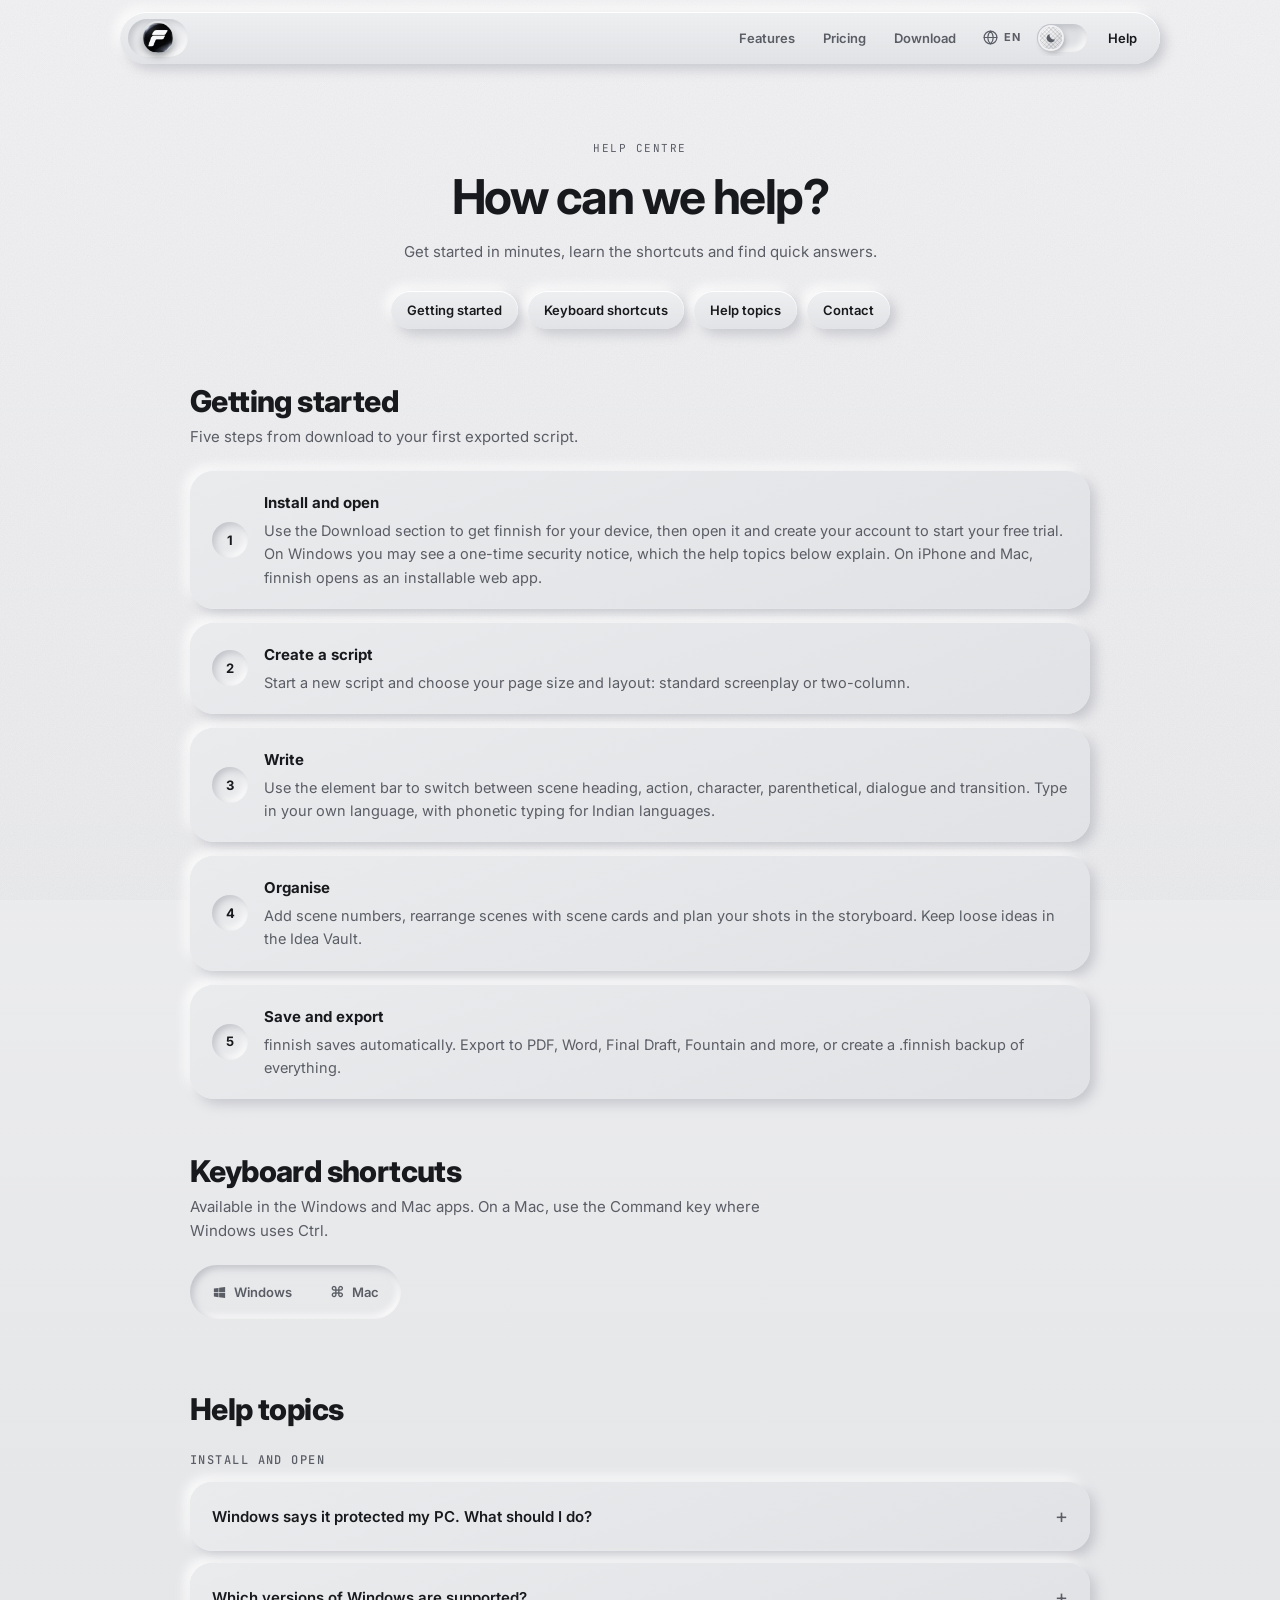
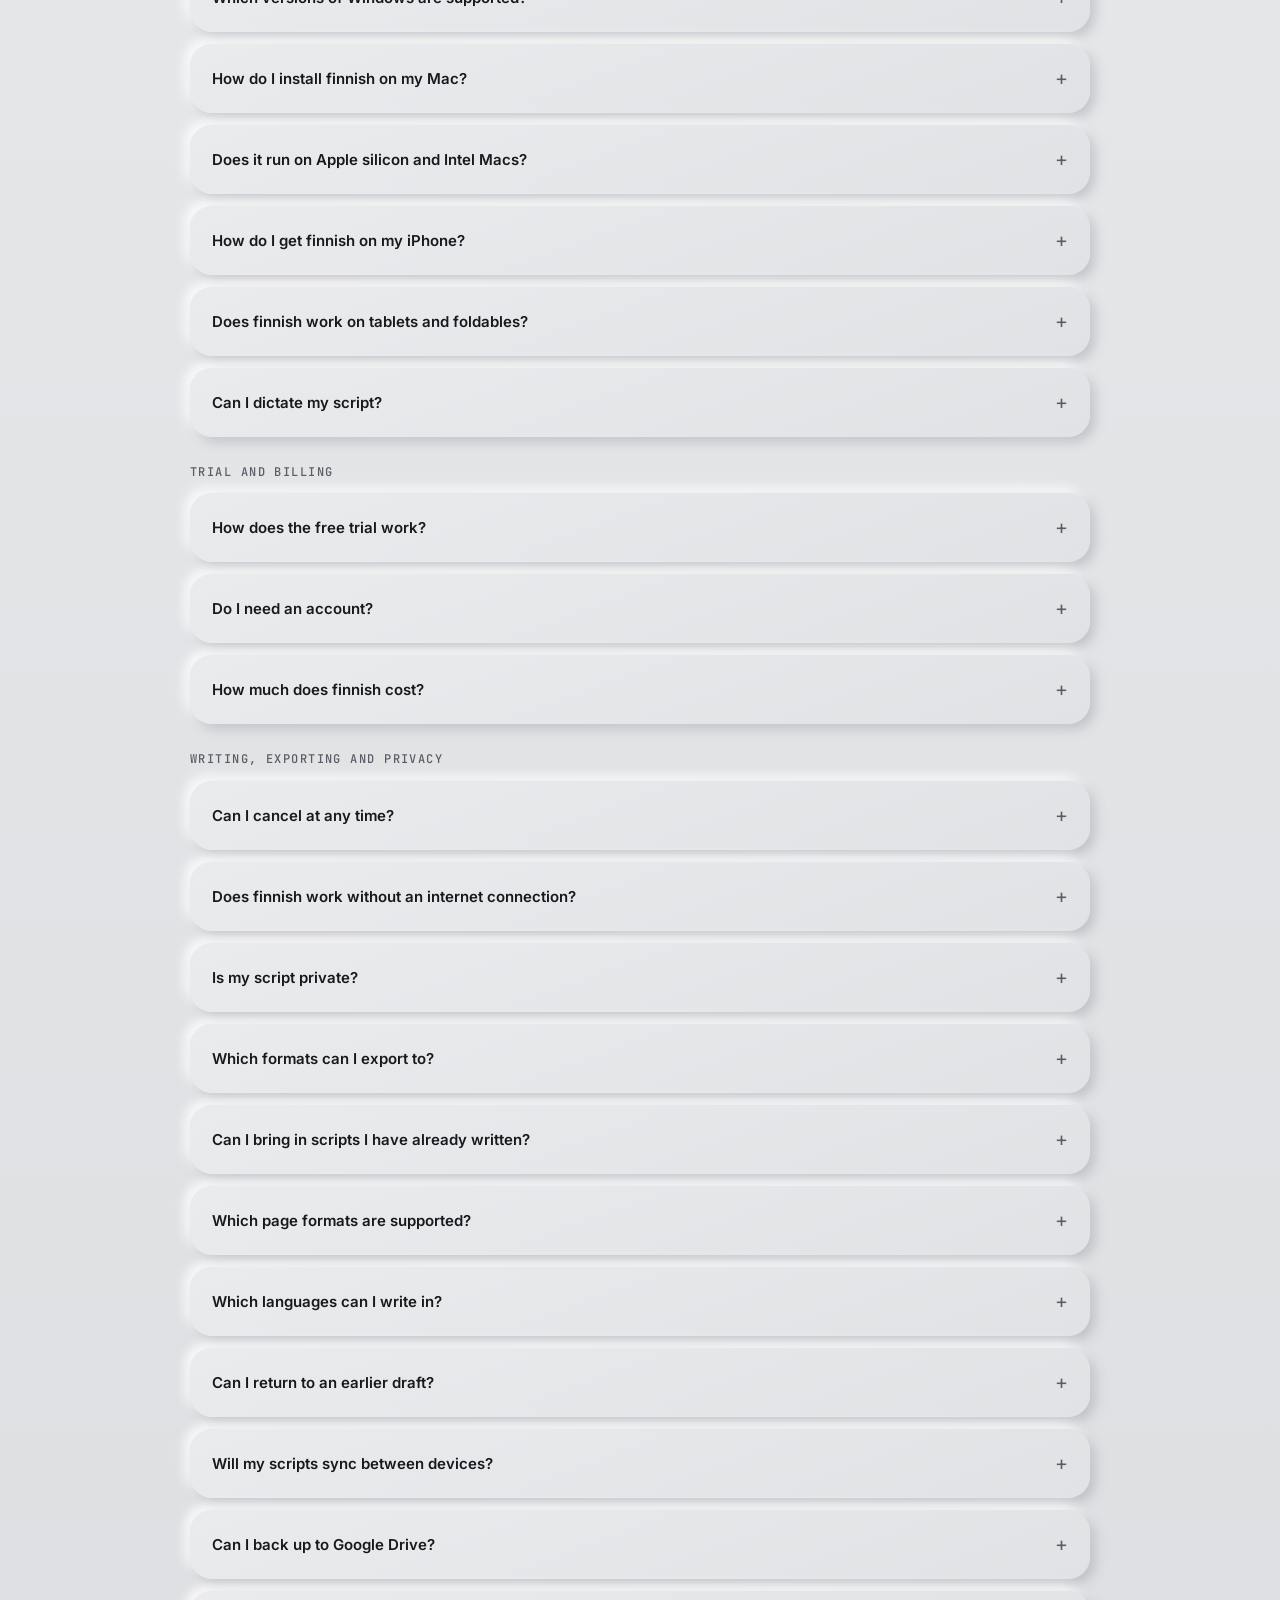
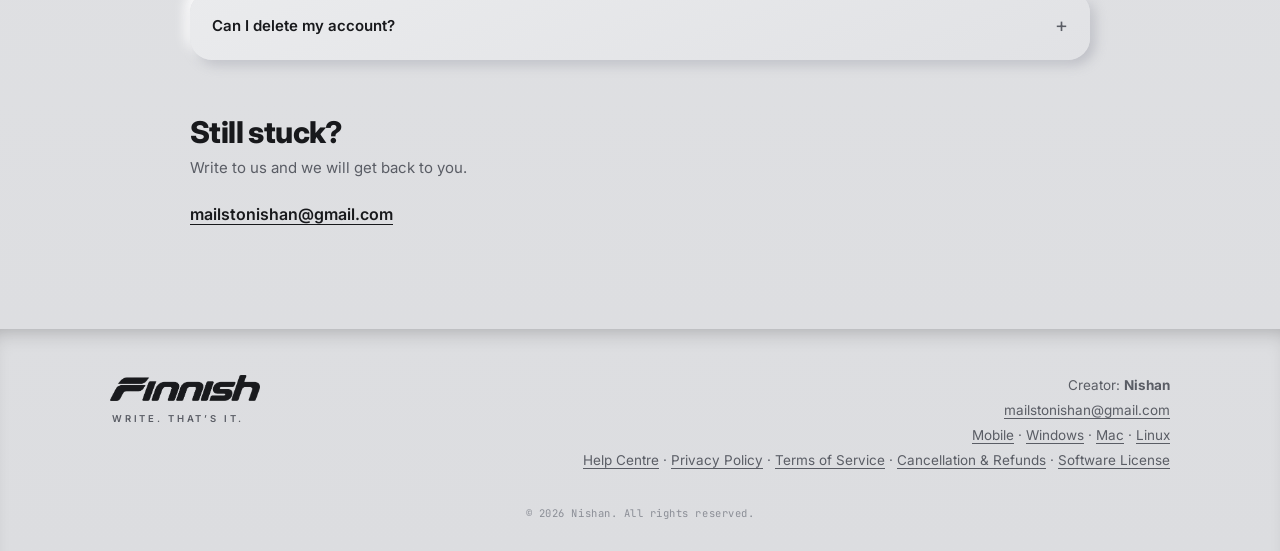
<file: docs.html>
<!doctype html>
<html lang="en">
<head>
<meta charset="utf-8">
<meta name="viewport" content="width=device-width,initial-scale=1,viewport-fit=cover">
<title>Help Centre — finnish</title>
<meta name="description" content="Getting started, keyboard shortcuts and answers to common questions about finnish, the screenplay writing app.">
<link rel="canonical" href="https://nishan-tradeweb.github.io/finnish-site/docs.html">
<meta name="theme-color" content="#e6e7e9" id="tc">
<meta name="application-name" content="finnish">
<meta name="apple-mobile-web-app-capable" content="yes">
<meta name="apple-mobile-web-app-title" content="finnish">
<meta name="mobile-web-app-capable" content="yes">
<meta property="og:type" content="website">
<meta property="og:site_name" content="finnish">
<meta property="og:title" content="Help Centre — finnish">
<meta property="og:description" content="Getting started, keyboard shortcuts and answers to common questions about finnish, the screenplay writing app.">
<meta property="og:url" content="https://nishan-tradeweb.github.io/finnish-site/docs.html">
<meta property="og:image" content="https://nishan-tradeweb.github.io/finnish-site/assets/og.png">
<meta property="og:image:width" content="1200">
<meta property="og:image:height" content="630">
<meta name="twitter:card" content="summary_large_image">
<meta name="twitter:title" content="Help Centre — finnish">
<meta name="twitter:description" content="Getting started, keyboard shortcuts and answers to common questions about finnish, the screenplay writing app.">
<meta name="twitter:image" content="https://nishan-tradeweb.github.io/finnish-site/assets/og.png">
<link rel="icon" href="assets/favicon-64.png">
<link rel="apple-touch-icon" href="assets/apple-touch-icon.png">
<link rel="manifest" href="manifest.webmanifest">
<link rel="preconnect" href="https://fonts.googleapis.com">
<link rel="preconnect" href="https://fonts.gstatic.com" crossorigin>
<link rel="stylesheet" href="https://fonts.googleapis.com/css2?family=Inter:wght@400;500;600;700;800&family=JetBrains+Mono:wght@400;500&display=swap">
<link rel="stylesheet" href="css/style.css">
<script>document.documentElement.className='js';try{if(localStorage.getItem('fn-site')==='dark')document.documentElement.setAttribute('data-site','dark');var L=localStorage.getItem('fn-lang');if(L&&L!=='en'&&/^(hi|fr|es|de|ja|zh|ar)$/.test(L)){var h=document.documentElement;h.lang=L;h.dir=L==='ar'?'rtl':'ltr';h.classList.add('i18n-wait');setTimeout(function(){h.classList.remove('i18n-wait')},2500)}}catch(e){}</script>
</head>
<body data-platform="desktop" class="subpage">

<header class="nav-wrap">
  <nav class="nav" aria-label="Main">
    <a class="brand" href="index.html" aria-label="finnish home"><img class="brand-ico" src="assets/icon-192.png" width="30" height="30" alt="finnish"></a>
    <div class="nav-links">
      <a href="index.html#features">Features</a><a href="index.html#pricing">Pricing</a><a href="index.html#download">Download</a><button class="lgb" id="lgBtn" type="button" aria-haspopup="true" aria-expanded="false" aria-controls="lgMenu" aria-label="Language" title="Language"><svg viewBox="0 0 24 24" width="18" height="18" fill="none" stroke="currentColor" stroke-width="1.7" stroke-linecap="round" stroke-linejoin="round" aria-hidden="true"><circle cx="12" cy="12" r="9"/><path d="M3 12h18M12 3c2.6 2.7 3.9 5.7 3.9 9s-1.3 6.3-3.9 9c-2.6-2.7-3.9-5.7-3.9-9S9.400 5.700 12 3z"/></svg><span class="lgc" data-notr>EN</span></button><button class="dk" id="darkTg" type="button" role="switch" aria-checked="false" aria-label="Matte Dark theme" title="Matte Dark theme"><span class="dk-knob"><svg viewBox="0 0 24 24" width="12" height="12" fill="currentColor" aria-hidden="true"><path d="M20 14.5A8.5 8.5 0 0 1 9.5 4 8.5 8.5 0 1 0 20 14.5z"/></svg></span></button><a href="docs.html">Help</a>
    </div>
  </nav>
</header>

<main id="top" class="container sub">
<header class="sec-head center sub-head reveal"><p class="eyebrow">Help Centre</p><h1 class="sub-h">How can we help?</h1>
  <p class="lead sm">Get started in minutes, learn the shortcuts and find quick answers.</p>
  <nav class="jump" aria-label="On this page"><a href="#start">Getting started</a><a href="#shortcuts">Keyboard shortcuts</a><a href="#help">Help topics</a><a href="#contact">Contact</a></nav></header>
<section id="start" class="doc reveal"><h2>Getting started</h2><p class="doc-lead">Five steps from download to your first exported script.</p><ol class="steps"><li><b>Install and open</b><span>Use the Download section to get finnish for your device, then open it and create your account to start your free trial. On Windows you may see a one-time security notice, which the help topics below explain. On iPhone and Mac, finnish opens as an installable web app.</span></li><li><b>Create a script</b><span>Start a new script and choose your page size and layout: standard screenplay or two-column.</span></li><li><b>Write</b><span>Use the element bar to switch between scene heading, action, character, parenthetical, dialogue and transition. Type in your own language, with phonetic typing for Indian languages.</span></li><li><b>Organise</b><span>Add scene numbers, rearrange scenes with scene cards and plan your shots in the storyboard. Keep loose ideas in the Idea Vault.</span></li><li><b>Save and export</b><span>finnish saves automatically. Export to PDF, Word, Final Draft, Fountain and more, or create a .finnish backup of everything.</span></li></ol></section>
<section id="shortcuts" class="doc reveal"><h2>Keyboard shortcuts</h2><p class="doc-lead">Available in the Windows and Mac apps. On a Mac, use the Command key where Windows uses Ctrl.</p>
  <div class="ktabs" role="tablist" aria-label="Platform"><button type="button" role="tab" data-os="windows" aria-selected="true"><svg viewBox="0 0 24 24" width="17" height="17" fill="currentColor" aria-hidden="true"><path d="M3 5.6l7.4-1v7H3zM11.4 4.5L21 3.2v8.4h-9.6zM3 12.6h7.4v7L3 18.4zM11.4 12.6H21v8.2l-9.6-1.3z"/></svg><span>Windows</span></button><button type="button" role="tab" data-os="mac" aria-selected="false"><span class="cmd" aria-hidden="true">⌘</span><span>Mac</span></button></div><div class="kpanel" data-os-panel="windows"><table class="kt"><thead><tr><th>Action</th><th>Windows</th></tr></thead><tbody><tr><td>Save script</td><td><span class="keys"><kbd>Ctrl</kbd><i>+</i><kbd>S</kbd></span></td></tr><tr><td>Open the command palette</td><td><span class="keys"><kbd>Ctrl</kbd><i>+</i><kbd>K</kbd></span></td></tr><tr><td>Toggle focus mode</td><td><span class="keys"><kbd>Ctrl</kbd><i>+</i><kbd>Shift</kbd><i>+</i><kbd>D</kbd></span></td></tr><tr><td>Find and replace</td><td><span class="keys"><kbd>Ctrl</kbd><i>+</i><kbd>F</kbd></span></td></tr></tbody></table></div><div class="kpanel" data-os-panel="mac" hidden><table class="kt"><thead><tr><th>Action</th><th>Mac</th></tr></thead><tbody><tr><td>Save script</td><td><span class="keys"><kbd>⌘</kbd><i>+</i><kbd>S</kbd></span></td></tr><tr><td>Open the command palette</td><td><span class="keys"><kbd>⌘</kbd><i>+</i><kbd>K</kbd></span></td></tr><tr><td>Toggle focus mode</td><td><span class="keys"><kbd>⌘</kbd><i>+</i><kbd>Shift</kbd><i>+</i><kbd>D</kbd></span></td></tr><tr><td>Find and replace</td><td><span class="keys"><kbd>⌘</kbd><i>+</i><kbd>F</kbd></span></td></tr></tbody></table></div></section>
<section id="help" class="doc reveal"><h2>Help topics</h2><h3 class="h-grp">Install and open</h3><div class="faq"><details><summary>Windows says it protected my PC. What should I do?</summary><p>Some new apps trigger a one-time SmartScreen notice. Choose “More info”, then “Run anyway”, and finnish will open normally from then on.</p></details><details><summary>Which versions of Windows are supported?</summary><p>Windows 10 and Windows 11, 64-bit.</p></details><details><summary>How do I install finnish on my Mac?</summary><p>Choose Download to open finnish in your browser, then install it: in Safari choose File, then Add to Dock; in Chrome or Edge choose the install icon in the address bar. It then opens like any other app and works offline.</p></details><details><summary>Does it run on Apple silicon and Intel Macs?</summary><p>Yes. finnish runs in Safari, Chrome or Edge on both Apple silicon and Intel Macs with macOS 11 or later.</p></details><details><summary>How do I get finnish on my iPhone?</summary><p>Choose Download to open finnish in Safari, tap the Share button, then Add to Home Screen. It opens full screen and works offline. Android users can install the Android app.</p></details><details><summary>Does finnish work on tablets and foldables?</summary><p>Yes. The layout adapts to phones, foldables and tablets, so you can write on whichever screen suits the moment.</p></details><details><summary>Can I dictate my script?</summary><p>Yes. Where your device supports speech recognition, you can dictate straight onto the page, and finnish can read your script aloud.</p></details></div><h3 class="h-grp">Trial and billing</h3><div class="faq"><details><summary>How does the free trial work?</summary><p>Create an account and verify your email, and you get a 5-day free trial with full access to finnish. When it ends, a monthly or annual subscription keeps you writing. You can always open, read and export your existing scripts.</p></details><details><summary>Do I need an account?</summary><p>Yes. One account works on Android, iPhone, Windows and Mac, and one subscription covers all of them. You sign in once with an internet connection, and after that you can write offline.</p></details><details><summary>How much does finnish cost?</summary><p>finnish starts with a 5-day free trial, followed by a monthly or annual plan. The price is set by your country and is the same on every platform, so you always see a fair local price in the Pricing section.</p></details></div><h3 class="h-grp">Writing, exporting and privacy</h3><div class="faq"><details><summary>Can I cancel at any time?</summary><p>Yes. You can cancel whenever you like in your store’s subscription settings and keep access until the end of the period you have already paid for.</p></details><details><summary>Does finnish work without an internet connection?</summary><p>Yes. Writing, formatting, saving and exporting all work offline. A few extras need a connection: creating your account and signing in (once), full-script translation, spelling suggestions in Proofread, and the first Scan to Script run, which downloads a language pack.</p></details><details><summary>Is my script private?</summary><p>Yes. Your scripts are stored on your own device and can be protected with a PIN. We never receive or read them. Our servers hold only your account details. Scan to Script reads images on the device, so nothing is uploaded. If you choose to translate a script, its text is sent to a translation service for that request only.</p></details><details><summary>Which formats can I export to?</summary><p>PDF, Word (DOCX), Final Draft (FDX), Fountain, EPUB, Rich Text, OpenDocument, HTML, Markdown, plain text, CSV, Excel and Celtx, plus a ZIP of your whole project. The .finnish backup keeps everything, including storyboards and version history.</p></details><details><summary>Can I bring in scripts I have already written?</summary><p>Yes. finnish imports Final Draft (FDX), Fountain, PDF, Word and plain-text files, and Scan to Script can turn photographed pages into an editable script.</p></details><details><summary>Which page formats are supported?</summary><p>Standard screenplay layout and two-column layout, on A4, US Letter, Legal, A5 or a custom page size. Scene numbers, including sub-scenes such as 1A, can be automatic, custom or locked.</p></details><details><summary>Which languages can I write in?</summary><p>You can write in more than 30 languages. For Hindi, Tamil, Telugu, Kannada, Malayalam and other regional Indian languages, you can type phonetically with English letters, and full-script translation supports more than 100 languages.</p></details><details><summary>Can I return to an earlier draft?</summary><p>Yes. finnish saves your work automatically and keeps a version history, so you can compare and restore earlier drafts. You can also schedule backups.</p></details><details><summary>Will my scripts sync between devices?</summary><p>No. finnish is built for privacy and offline writing, so scripts stay on the device where you write them. To move them, make a backup on one device and restore it on the other. You can save backups as a .finnish file, or to your own Google Drive.</p></details><details><summary>Can I back up to Google Drive?</summary><p>Yes. Sign in with Google and choose Back up to Google Drive. The backup goes into a private folder that only finnish can open, and you can restore it on any device with your account.</p></details><details><summary>Can I delete my account?</summary><p>Yes, at any time, inside the app: open Account &amp; plan and choose Delete account. Scripts saved on your device are not touched.</p></details></div></section>
<section id="contact" class="doc reveal"><h2>Still stuck?</h2><p class="doc-lead">Write to us and we will get back to you.</p><p><a class="mail" href="mailto:mailstonishan@gmail.com">mailstonishan@gmail.com</a></p></section>
</main>

<footer class="footer">
  <div class="container foot">
    <div>
      <span class="wm wm-foot" role="img" aria-label="finnish"></span>
      <p class="tag sm">Write. That’s it.</p>
    </div>
    <div class="foot-meta">
      <p>Creator: <b>Nishan</b></p>
      <p><a href="mailto:mailstonishan@gmail.com">mailstonishan@gmail.com</a></p>
      <p><a href="index.html">Mobile</a> · <a href="windows.html">Windows</a> · <a href="mac.html">Mac</a> · <a href="linux.html">Linux</a></p>
      <p><a href="docs.html">Help Centre</a> · <a href="privacy.html">Privacy Policy</a> · <a href="terms.html">Terms of Service</a> · <a href="refunds.html">Cancellation &amp; Refunds</a> · <a href="license.html">Software License</a><button class="linkb" id="pwaInstall" type="button" hidden>Install web app</button></p>
    </div>
  </div>
  <p class="copy container">© <span id="yr">2026</span> Nishan. All rights reserved.</p>
</footer>
<div class="toast" id="toast" role="status" aria-live="polite" data-notr></div>
<ul class="lgm" id="lgMenu" role="menu" aria-label="Language" hidden><li role="none"><button type="button" role="menuitemradio" aria-checked="true" data-lang="en" lang="en" data-notr><span>English</span><i aria-hidden="true">✓</i></button></li><li role="none"><button type="button" role="menuitemradio" aria-checked="false" data-lang="hi" lang="hi" data-notr><span>हिन्दी</span><i aria-hidden="true">✓</i></button></li><li role="none"><button type="button" role="menuitemradio" aria-checked="false" data-lang="fr" lang="fr" data-notr><span>Français</span><i aria-hidden="true">✓</i></button></li><li role="none"><button type="button" role="menuitemradio" aria-checked="false" data-lang="es" lang="es" data-notr><span>Español</span><i aria-hidden="true">✓</i></button></li><li role="none"><button type="button" role="menuitemradio" aria-checked="false" data-lang="de" lang="de" data-notr><span>Deutsch</span><i aria-hidden="true">✓</i></button></li><li role="none"><button type="button" role="menuitemradio" aria-checked="false" data-lang="ja" lang="ja" data-notr><span>日本語</span><i aria-hidden="true">✓</i></button></li><li role="none"><button type="button" role="menuitemradio" aria-checked="false" data-lang="zh" lang="zh" data-notr><span>中文</span><i aria-hidden="true">✓</i></button></li><li role="none"><button type="button" role="menuitemradio" aria-checked="false" data-lang="ar" lang="ar" data-notr><span>العربية</span><i aria-hidden="true">✓</i></button></li></ul>
<script src="js/config.js"></script>
<script src="js/main.js"></script>
</body>
</html>
</file>
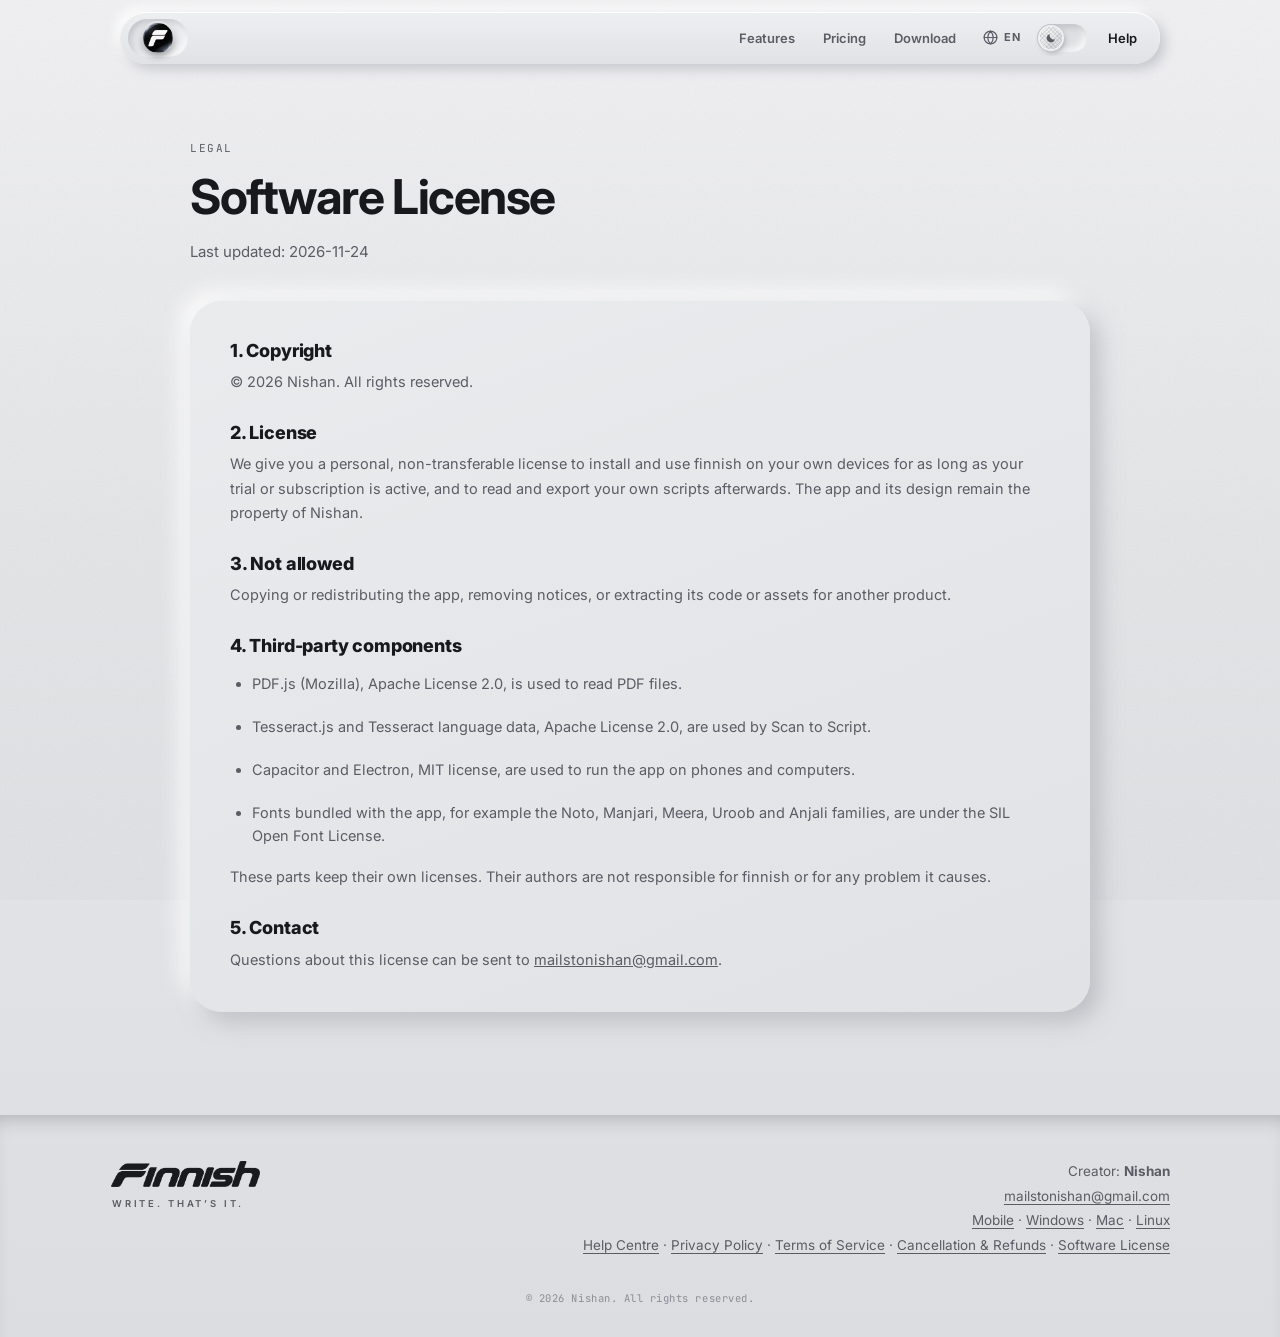
<file: license.html>
<!doctype html>
<html lang="en">
<head>
<meta charset="utf-8">
<meta name="viewport" content="width=device-width,initial-scale=1,viewport-fit=cover">
<title>Software License — finnish</title>
<meta name="description" content="The license for using finnish.">
<link rel="canonical" href="https://nishan-tradeweb.github.io/finnish-site/license.html">
<meta name="theme-color" content="#e6e7e9" id="tc">
<meta name="application-name" content="finnish">
<meta name="apple-mobile-web-app-capable" content="yes">
<meta name="apple-mobile-web-app-title" content="finnish">
<meta name="mobile-web-app-capable" content="yes">
<meta property="og:type" content="website">
<meta property="og:site_name" content="finnish">
<meta property="og:title" content="Software License — finnish">
<meta property="og:description" content="The license for using finnish.">
<meta property="og:url" content="https://nishan-tradeweb.github.io/finnish-site/license.html">
<meta property="og:image" content="https://nishan-tradeweb.github.io/finnish-site/assets/og.png">
<meta property="og:image:width" content="1200">
<meta property="og:image:height" content="630">
<meta name="twitter:card" content="summary_large_image">
<meta name="twitter:title" content="Software License — finnish">
<meta name="twitter:description" content="The license for using finnish.">
<meta name="twitter:image" content="https://nishan-tradeweb.github.io/finnish-site/assets/og.png">
<link rel="icon" href="assets/favicon-64.png">
<link rel="apple-touch-icon" href="assets/apple-touch-icon.png">
<link rel="manifest" href="manifest.webmanifest">
<link rel="preconnect" href="https://fonts.googleapis.com">
<link rel="preconnect" href="https://fonts.gstatic.com" crossorigin>
<link rel="stylesheet" href="https://fonts.googleapis.com/css2?family=Inter:wght@400;500;600;700;800&family=JetBrains+Mono:wght@400;500&display=swap">
<link rel="stylesheet" href="css/style.css">
<script>document.documentElement.className='js';try{if(localStorage.getItem('fn-site')==='dark')document.documentElement.setAttribute('data-site','dark');var L=localStorage.getItem('fn-lang');if(L&&L!=='en'&&/^(hi|fr|es|de|ja|zh|ar)$/.test(L)){var h=document.documentElement;h.lang=L;h.dir=L==='ar'?'rtl':'ltr';h.classList.add('i18n-wait');setTimeout(function(){h.classList.remove('i18n-wait')},2500)}}catch(e){}</script>
</head>
<body data-platform="desktop" class="subpage">

<header class="nav-wrap">
  <nav class="nav" aria-label="Main">
    <a class="brand" href="index.html" aria-label="finnish home"><img class="brand-ico" src="assets/icon-192.png" width="30" height="30" alt="finnish"></a>
    <div class="nav-links">
      <a href="index.html#features">Features</a><a href="index.html#pricing">Pricing</a><a href="index.html#download">Download</a><button class="lgb" id="lgBtn" type="button" aria-haspopup="true" aria-expanded="false" aria-controls="lgMenu" aria-label="Language" title="Language"><svg viewBox="0 0 24 24" width="18" height="18" fill="none" stroke="currentColor" stroke-width="1.7" stroke-linecap="round" stroke-linejoin="round" aria-hidden="true"><circle cx="12" cy="12" r="9"/><path d="M3 12h18M12 3c2.6 2.7 3.9 5.7 3.9 9s-1.3 6.3-3.9 9c-2.6-2.7-3.9-5.7-3.9-9S9.400 5.700 12 3z"/></svg><span class="lgc" data-notr>EN</span></button><button class="dk" id="darkTg" type="button" role="switch" aria-checked="false" aria-label="Matte Dark theme" title="Matte Dark theme"><span class="dk-knob"><svg viewBox="0 0 24 24" width="12" height="12" fill="currentColor" aria-hidden="true"><path d="M20 14.5A8.5 8.5 0 0 1 9.5 4 8.5 8.5 0 1 0 20 14.5z"/></svg></span></button><a href="docs.html">Help</a>
    </div>
  </nav>
</header>

<main id="top" class="container sub">
<header class="sec-head sub-head reveal"><p class="eyebrow">Legal</p><h1 class="sub-h">Software License</h1><p class="lead sm">Last updated: <span data-notr>2026-11-24</span></p></header>
<article class="legal reveal"><section class="lg-sec"><h2><span data-notr>1. </span>Copyright</h2><p>© 2026 Nishan. All rights reserved.</p></section><section class="lg-sec"><h2><span data-notr>2. </span>License</h2><p>We give you a personal, non-transferable license to install and use finnish on your own devices for as long as your trial or subscription is active, and to read and export your own scripts afterwards. The app and its design remain the property of Nishan.</p></section><section class="lg-sec"><h2><span data-notr>3. </span>Not allowed</h2><p>Copying or redistributing the app, removing notices, or extracting its code or assets for another product.</p></section><section class="lg-sec"><h2><span data-notr>4. </span>Third-party components</h2><ul><li>PDF.js (Mozilla), Apache License 2.0, is used to read PDF files.</li><li>Tesseract.js and Tesseract language data, Apache License 2.0, are used by Scan to Script.</li><li>Capacitor and Electron, MIT license, are used to run the app on phones and computers.</li><li>Fonts bundled with the app, for example the Noto, Manjari, Meera, Uroob and Anjali families, are under the SIL Open Font License.</li></ul><p>These parts keep their own licenses. Their authors are not responsible for finnish or for any problem it causes.</p></section><section class="lg-sec"><h2><span data-notr>5. </span>Contact</h2><p>Questions about this license can be sent to <a href="mailto:mailstonishan@gmail.com" data-notr>mailstonishan@gmail.com</a>.</p></section></article>
</main>

<footer class="footer">
  <div class="container foot">
    <div>
      <span class="wm wm-foot" role="img" aria-label="finnish"></span>
      <p class="tag sm">Write. That’s it.</p>
    </div>
    <div class="foot-meta">
      <p>Creator: <b>Nishan</b></p>
      <p><a href="mailto:mailstonishan@gmail.com">mailstonishan@gmail.com</a></p>
      <p><a href="index.html">Mobile</a> · <a href="windows.html">Windows</a> · <a href="mac.html">Mac</a> · <a href="linux.html">Linux</a></p>
      <p><a href="docs.html">Help Centre</a> · <a href="privacy.html">Privacy Policy</a> · <a href="terms.html">Terms of Service</a> · <a href="refunds.html">Cancellation &amp; Refunds</a> · <a href="license.html">Software License</a><button class="linkb" id="pwaInstall" type="button" hidden>Install web app</button></p>
    </div>
  </div>
  <p class="copy container">© <span id="yr">2026</span> Nishan. All rights reserved.</p>
</footer>
<div class="toast" id="toast" role="status" aria-live="polite" data-notr></div>
<ul class="lgm" id="lgMenu" role="menu" aria-label="Language" hidden><li role="none"><button type="button" role="menuitemradio" aria-checked="true" data-lang="en" lang="en" data-notr><span>English</span><i aria-hidden="true">✓</i></button></li><li role="none"><button type="button" role="menuitemradio" aria-checked="false" data-lang="hi" lang="hi" data-notr><span>हिन्दी</span><i aria-hidden="true">✓</i></button></li><li role="none"><button type="button" role="menuitemradio" aria-checked="false" data-lang="fr" lang="fr" data-notr><span>Français</span><i aria-hidden="true">✓</i></button></li><li role="none"><button type="button" role="menuitemradio" aria-checked="false" data-lang="es" lang="es" data-notr><span>Español</span><i aria-hidden="true">✓</i></button></li><li role="none"><button type="button" role="menuitemradio" aria-checked="false" data-lang="de" lang="de" data-notr><span>Deutsch</span><i aria-hidden="true">✓</i></button></li><li role="none"><button type="button" role="menuitemradio" aria-checked="false" data-lang="ja" lang="ja" data-notr><span>日本語</span><i aria-hidden="true">✓</i></button></li><li role="none"><button type="button" role="menuitemradio" aria-checked="false" data-lang="zh" lang="zh" data-notr><span>中文</span><i aria-hidden="true">✓</i></button></li><li role="none"><button type="button" role="menuitemradio" aria-checked="false" data-lang="ar" lang="ar" data-notr><span>العربية</span><i aria-hidden="true">✓</i></button></li></ul>
<script src="js/config.js"></script>
<script src="js/main.js"></script>
</body>
</html>
</file>
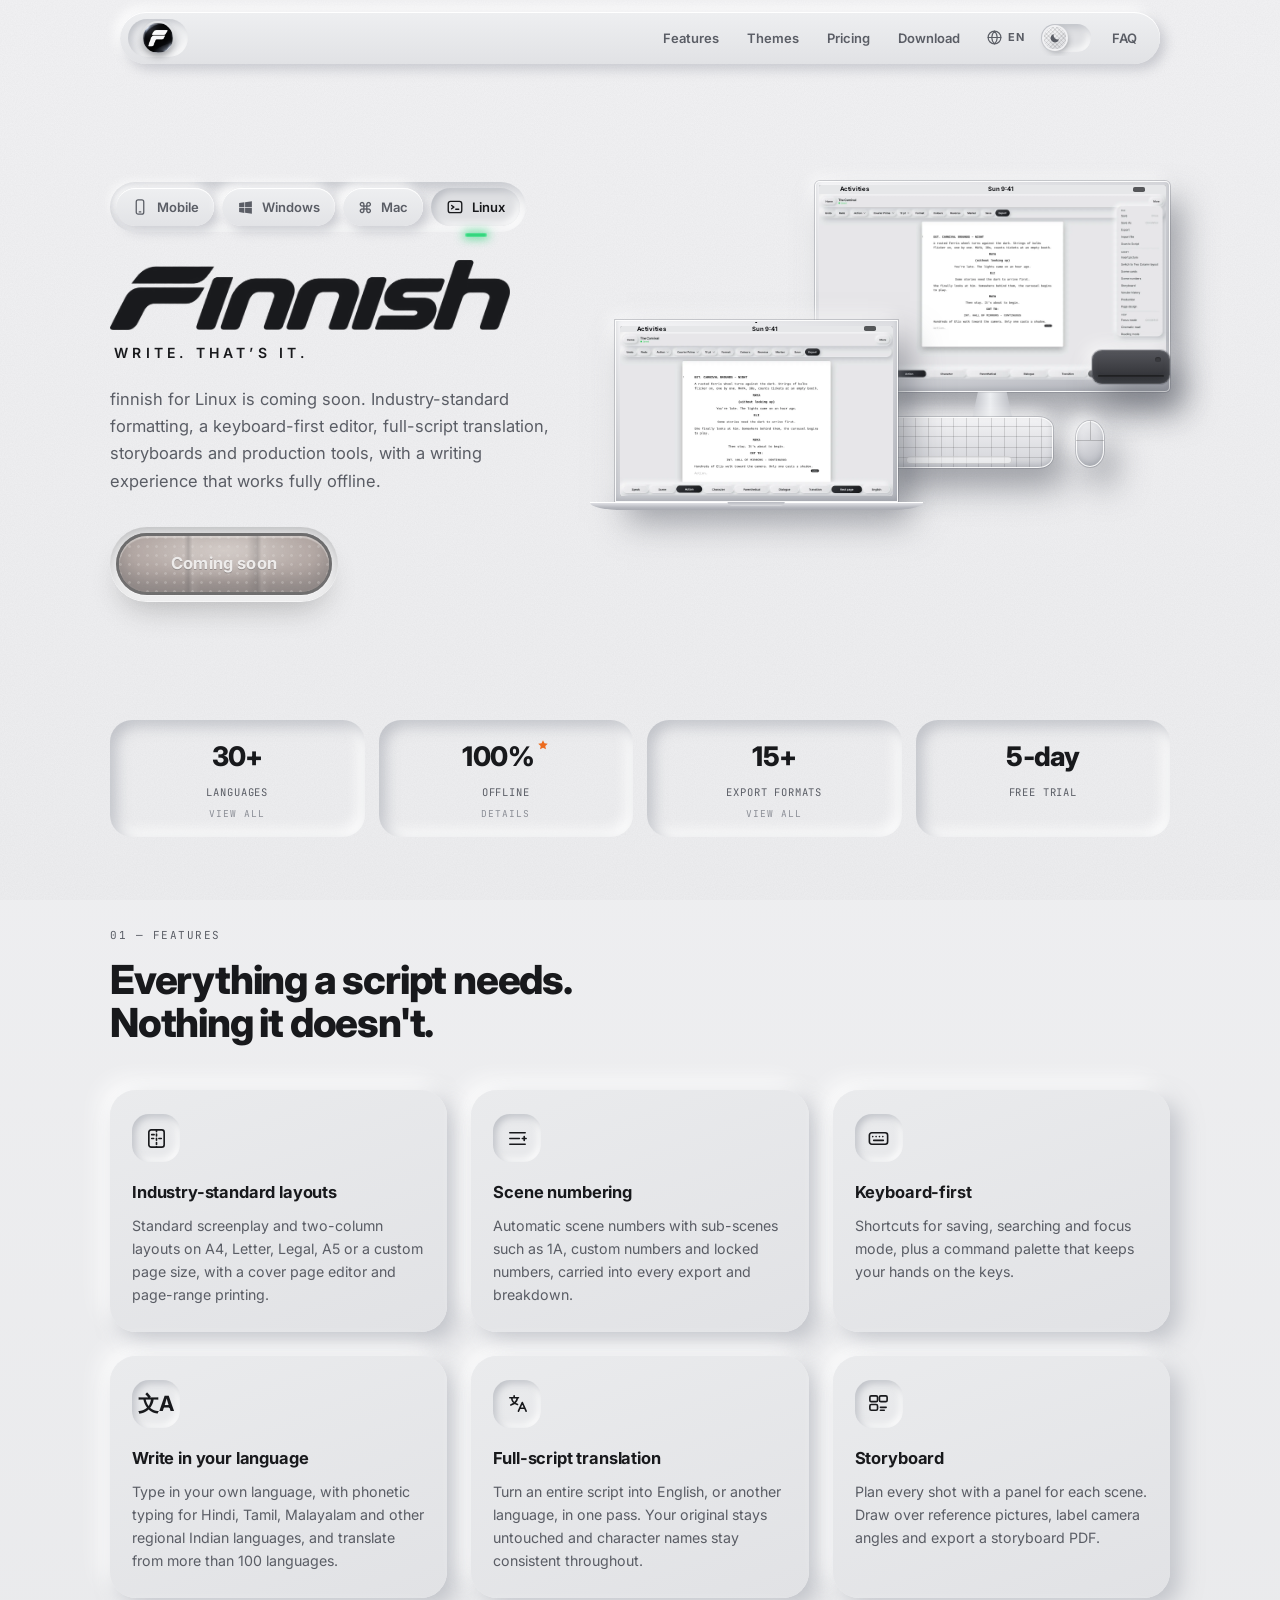
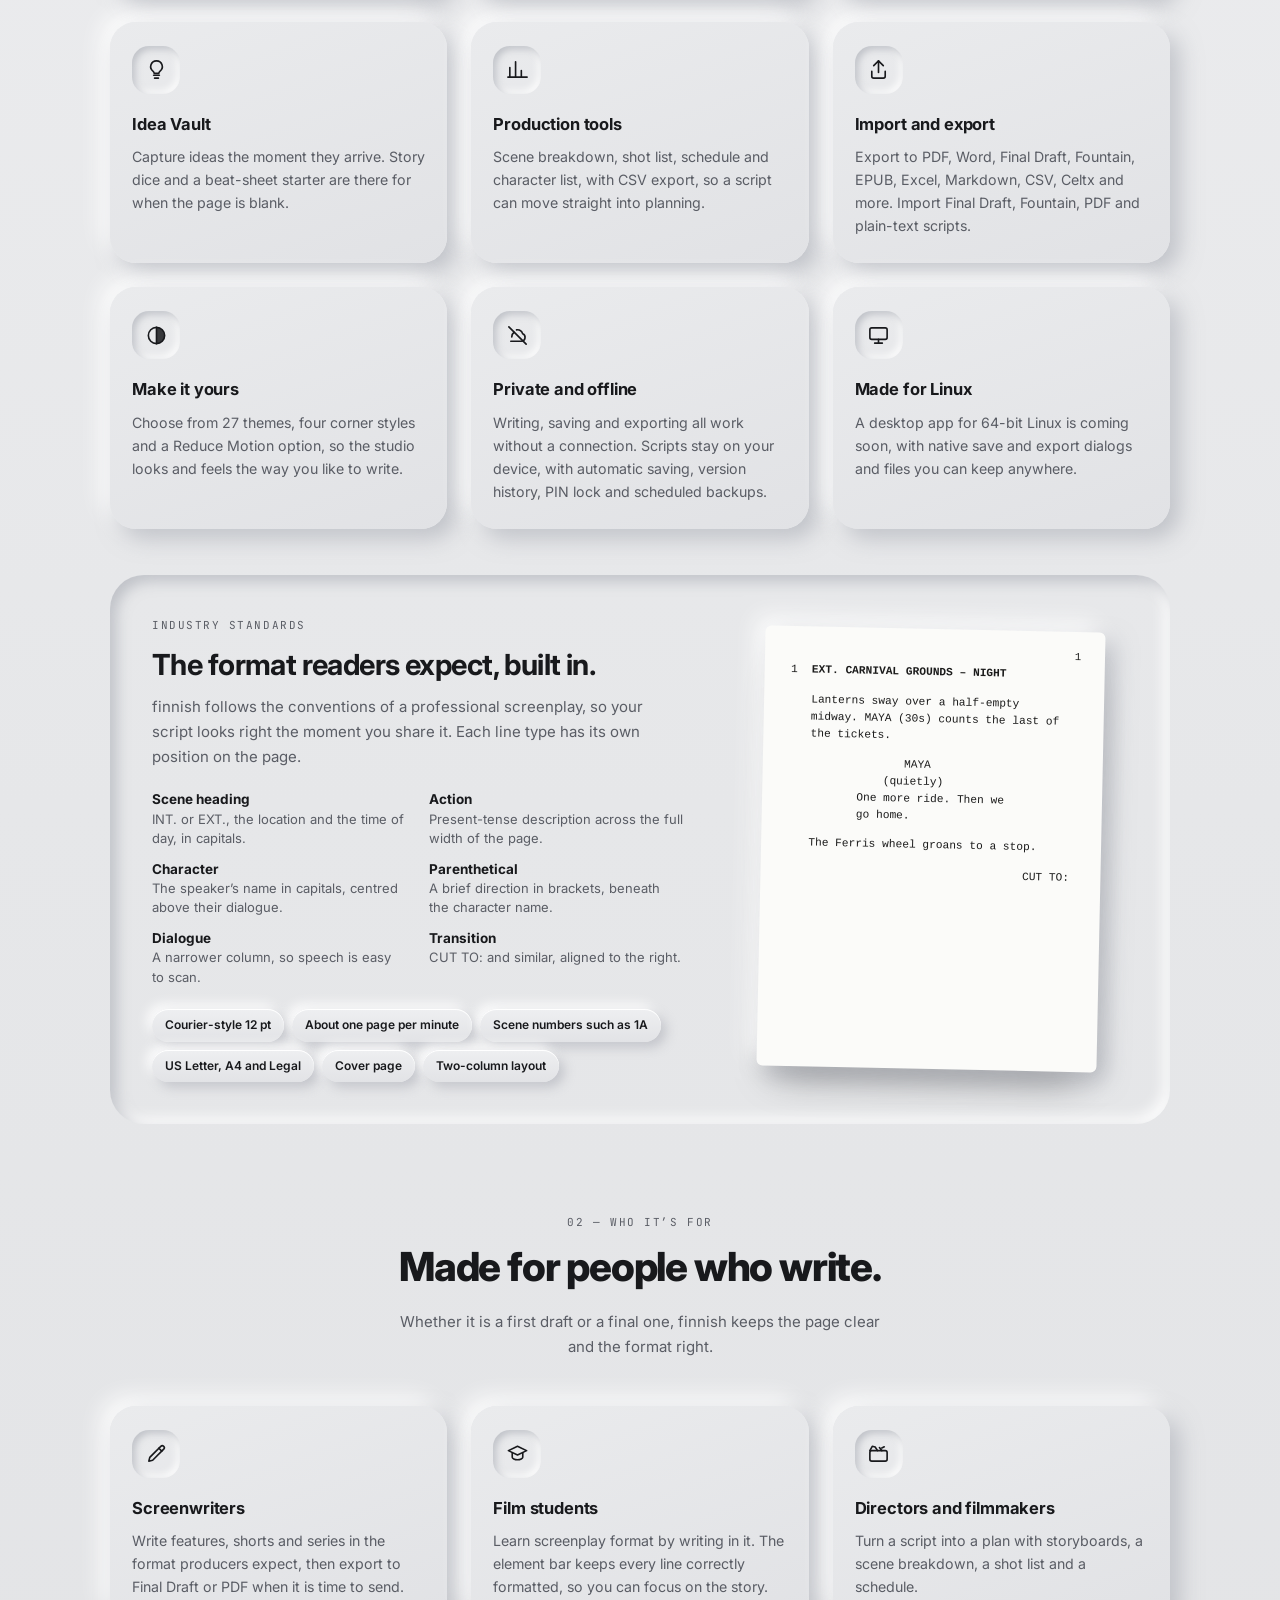
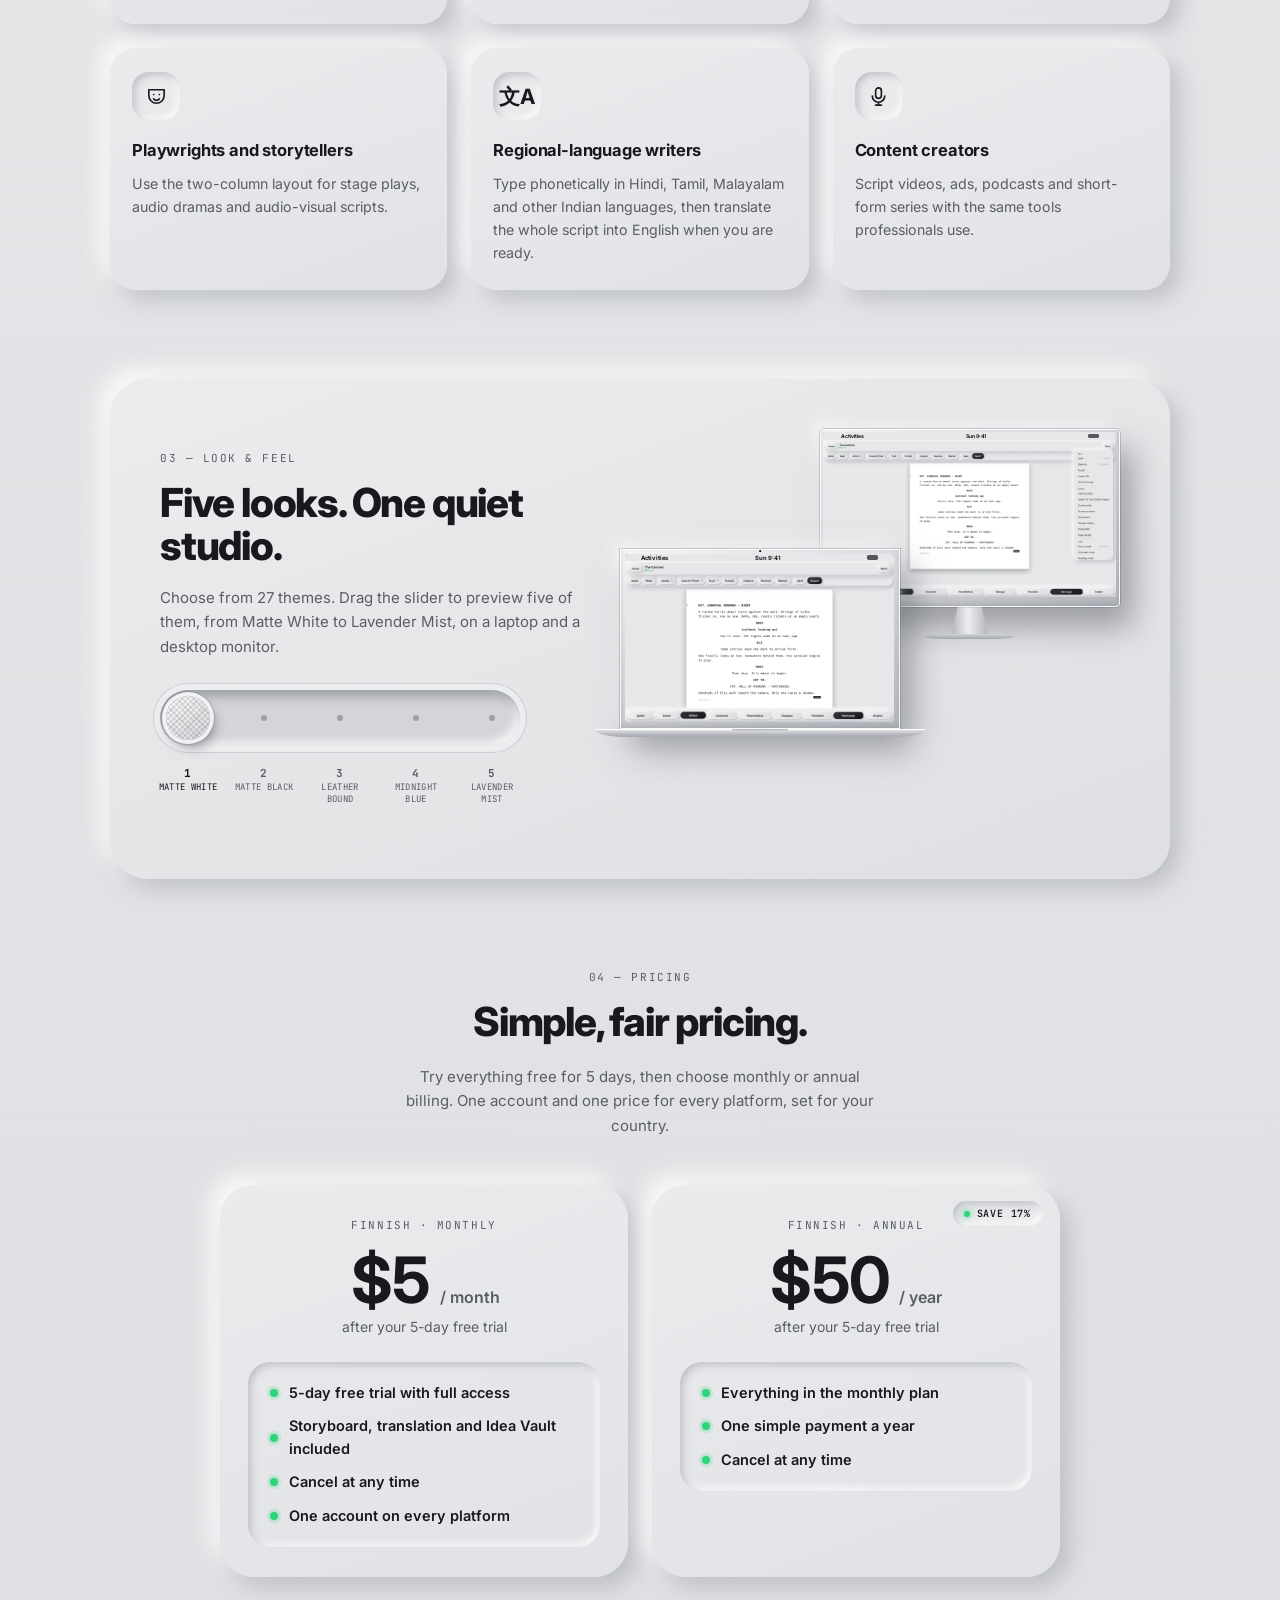
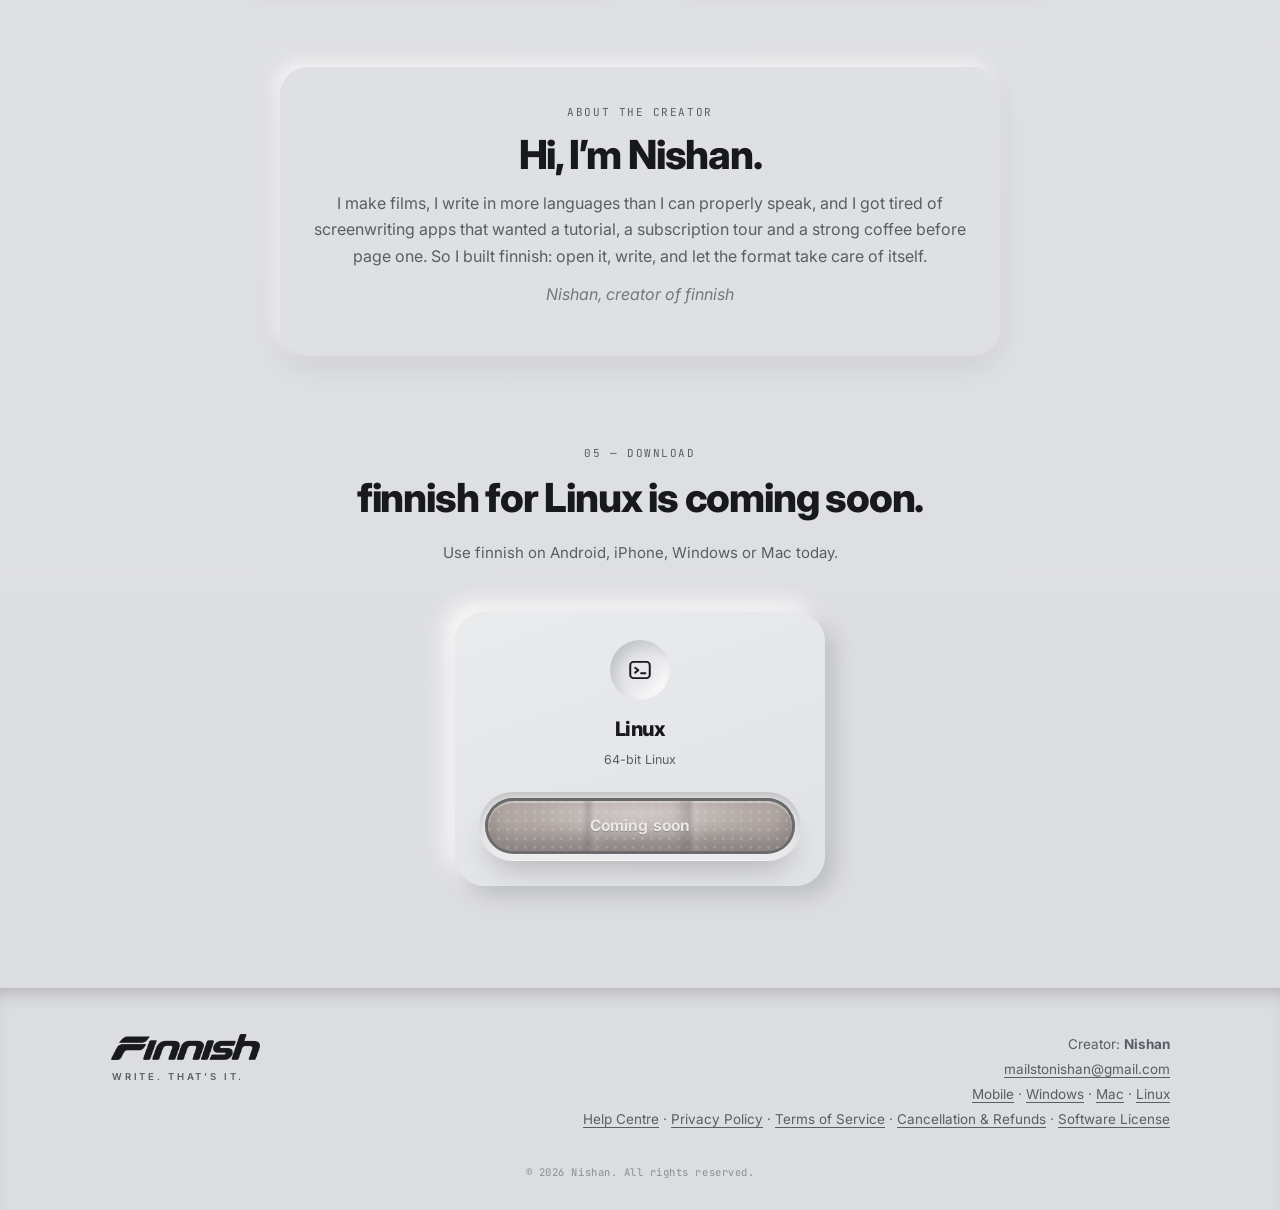
<file: linux.html>
<!doctype html>
<html lang="en">
<head>
<meta charset="utf-8">
<meta name="viewport" content="width=device-width,initial-scale=1,viewport-fit=cover">
<title>finnish for Linux, coming soon — Write. That’s it.</title>
<meta name="description" content="finnish for Linux is coming soon. Industry-standard formatting, a keyboard-first editor, full-script translation, storyboards and production tools, with a writing experience that works fully offline.">
<link rel="canonical" href="https://nishan-tradeweb.github.io/finnish-site/linux.html">
<meta name="theme-color" content="#e6e7e9" id="tc">
<meta name="application-name" content="finnish">
<meta name="apple-mobile-web-app-capable" content="yes">
<meta name="apple-mobile-web-app-title" content="finnish">
<meta name="mobile-web-app-capable" content="yes">
<meta property="og:type" content="website">
<meta property="og:site_name" content="finnish">
<meta property="og:title" content="finnish for Linux, coming soon — Write. That’s it.">
<meta property="og:description" content="finnish for Linux is coming soon. Industry-standard formatting, a keyboard-first editor, full-script translation, storyboards and production tools, with a writing experience that works fully offline.">
<meta property="og:url" content="https://nishan-tradeweb.github.io/finnish-site/linux.html">
<meta property="og:image" content="https://nishan-tradeweb.github.io/finnish-site/assets/og-linux.png">
<meta property="og:image:width" content="1200">
<meta property="og:image:height" content="630">
<meta name="twitter:card" content="summary_large_image">
<meta name="twitter:title" content="finnish for Linux, coming soon — Write. That’s it.">
<meta name="twitter:description" content="finnish for Linux is coming soon. Industry-standard formatting, a keyboard-first editor, full-script translation, storyboards and production tools, with a writing experience that works fully offline.">
<meta name="twitter:image" content="https://nishan-tradeweb.github.io/finnish-site/assets/og-linux.png">
<link rel="icon" href="assets/favicon-64.png">
<link rel="apple-touch-icon" href="assets/apple-touch-icon.png">
<link rel="manifest" href="manifest.webmanifest">
<link rel="preconnect" href="https://fonts.googleapis.com">
<link rel="preconnect" href="https://fonts.gstatic.com" crossorigin>
<link rel="stylesheet" href="https://fonts.googleapis.com/css2?family=Inter:wght@400;500;600;700;800&family=JetBrains+Mono:wght@400;500&display=swap">
<link rel="stylesheet" href="css/style.css">
<script>document.documentElement.className='js';try{if(localStorage.getItem('fn-site')==='dark')document.documentElement.setAttribute('data-site','dark');var L=localStorage.getItem('fn-lang');if(L&&L!=='en'&&/^(hi|fr|es|de|ja|zh|ar)$/.test(L)){var h=document.documentElement;h.lang=L;h.dir=L==='ar'?'rtl':'ltr';h.classList.add('i18n-wait');setTimeout(function(){h.classList.remove('i18n-wait')},2500)}}catch(e){}</script>
<script type="application/ld+json">{"@context": "https://schema.org", "@type": "SoftwareApplication", "name": "finnish", "alternateName": "finnish Screenplay Writer", "description": "finnish for Linux is coming soon. Industry-standard formatting, a keyboard-first editor, full-script translation, storyboards and production tools, with a writing experience that works fully offline.", "url": "https://nishan-tradeweb.github.io/finnish-site/linux.html", "applicationCategory": "MultimediaApplication", "applicationSubCategory": "Screenwriting software", "operatingSystem": "Linux (64-bit)", "softwareVersion": "1.0.0", "inLanguage": "en", "image": "https://nishan-tradeweb.github.io/finnish-site/assets/og-linux.png", "screenshot": "https://nishan-tradeweb.github.io/finnish-site/assets/og-linux.png", "author": {"@type": "Person", "name": "Nishan", "email": "mailstonishan@gmail.com"}, "offers": {"@type": "Offer", "price": "5.00", "priceCurrency": "USD", "description": "5-day free trial, then a monthly or annual subscription priced for your region"}, "featureList": ["Industry-standard screenplay formatting", "Scene numbering", "Full-script translation", "Storyboard", "Idea Vault", "Scan to Script", "Export to PDF, Word, Final Draft, Fountain and more", "Works offline"]}</script>
</head>
<body data-platform="desktop">

<header class="nav-wrap">
  <nav class="nav" aria-label="Main">
    <a class="brand" href="#top" aria-label="finnish home"><img class="brand-ico" src="assets/icon-192.png" width="30" height="30" alt="finnish"></a>
    <div class="nav-links">
      <a href="#features">Features</a><a href="#looks">Themes</a><a href="#pricing">Pricing</a><a href="#download">Download</a><button class="lgb" id="lgBtn" type="button" aria-haspopup="true" aria-expanded="false" aria-controls="lgMenu" aria-label="Language" title="Language"><svg viewBox="0 0 24 24" width="18" height="18" fill="none" stroke="currentColor" stroke-width="1.7" stroke-linecap="round" stroke-linejoin="round" aria-hidden="true"><circle cx="12" cy="12" r="9"/><path d="M3 12h18M12 3c2.6 2.7 3.9 5.7 3.9 9s-1.3 6.3-3.9 9c-2.6-2.7-3.9-5.7-3.9-9S9.400 5.700 12 3z"/></svg><span class="lgc" data-notr>EN</span></button><button class="dk" id="darkTg" type="button" role="switch" aria-checked="false" aria-label="Matte Dark theme" title="Matte Dark theme"><span class="dk-knob"><svg viewBox="0 0 24 24" width="12" height="12" fill="currentColor" aria-hidden="true"><path d="M20 14.5A8.5 8.5 0 0 1 9.5 4 8.5 8.5 0 1 0 20 14.5z"/></svg></span></button><button class="navb" type="button" data-open="mFaq">FAQ</button>
    </div>
  </nav>
</header>

<main id="top">

<section class="hero container">
  <div class="hero-copy reveal">
    <nav class="sw" aria-label="Platform"><a href="index.html"><svg viewBox="0 0 24 24" width="18" height="18" fill="none" stroke="currentColor" stroke-width="1.7" stroke-linecap="round" stroke-linejoin="round" aria-hidden="true"><rect x="7" y="2.5" width="10" height="19" rx="2.6"/><path d="M11 18.5h2"/></svg><span>Mobile</span></a><a href="windows.html"><svg viewBox="0 0 24 24" width="17" height="17" fill="currentColor" aria-hidden="true"><path d="M3 5.6l7.4-1v7H3zM11.4 4.5L21 3.2v8.4h-9.6zM3 12.6h7.4v7L3 18.4zM11.4 12.6H21v8.2l-9.6-1.3z"/></svg><span>Windows</span></a><a href="mac.html"><span class="cmd" aria-hidden="true">⌘</span><span>Mac</span></a><a href="linux.html" class=on aria-current=page><svg viewBox="0 0 24 24" width="18" height="18" fill="none" stroke="currentColor" stroke-width="1.8" stroke-linecap="round" stroke-linejoin="round" aria-hidden="true"><rect x="3" y="4.5" width="18" height="15" rx="3"/><path d="M7.5 10l3 2.2-3 2.2M13 15h4"/></svg><span>Linux</span></a></nav>
    <h1 class="hero-h">
      <span class="wm wm-hero" role="img" aria-label="finnish"></span>
      <span class="tag">Write. That’s it.</span>
    </h1>
    <p class="lead">finnish for Linux is coming soon. Industry-standard formatting, a keyboard-first editor, full-script translation, storyboards and production tools, with a writing experience that works fully offline.</p>
    <div class="cta-row"><span class="dl soon" role="button" aria-disabled="true"><span class="dl-bezel"><span class="dl-well"><span class="dl-puff"><span class="dl-txt">Coming soon</span></span></span></span></span></div>
  </div>
  <div class="hero-art reveal" aria-hidden="true"><div class="cluster c-linux"><div class="dev mon fl " style="--dw:64;--x:36;--y:0;--z:1;--fs:0.017;--fd:0s;--sbg-0:#e6e7e9;--sfg-0:#18191c;"><div class="body"><div class="scr" style="--ar:1.7778;--bh:4.44%"><i class="bar top"><b>Activities</b><span class="gap"></span><b>Sun 9:41</b><span class="gap"></span><s></s></i><img class="top t0" src="assets/shots/d-menu-t0.webp" alt="" loading="lazy"></div></div><span class="neck"></span><span class="foot"></span></div><div class="dev kb" style="--dw:34;--x:45;--y:56;--z:2"><div class="body"></div></div><div class="dev mouse" style="--dw:5.2;--x:83;--y:57;--z:2"><div class="body"></div></div><div class="dev lap fl " style="--dw:51;--x:0;--y:33;--z:3;--fs:0.021;--fd:-3s;--sbg-0:#e6e7e9;--sfg-0:#18191c;"><div class="body"><i class="cam"></i><div class="scr" style="--ar:1.6000;--bh:4.0%"><i class="bar top"><b>Activities</b><span class="gap"></span><b>Sun 9:41</b><span class="gap"></span><s></s></i><img class="top t0" src="assets/shots/l-edit-t0.webp" alt="" loading="lazy"></div></div><span class="base"></span></div><div class="dev box dark" style="--dw:14;--x:86;--y:40;--z:2"><div class="body"></div></div></div></div>
</section>

<section class="container stats reveal" aria-label="At a glance">
  <button class="stat btn-stat" type="button" data-open="mLang"><b dir="ltr">30+</b><span>Languages</span><i aria-hidden="true">View all</i></button>
  <button class="stat btn-stat" type="button" data-open="mOff" aria-label="100% offline. What works offline and what does not."><b dir="ltr">100%<svg class="star" viewBox="0 0 24 24" width="13" height="13" fill="currentColor" aria-hidden="true"><path d="M12 2.5l2.9 6.1 6.6.8-4.9 4.6 1.3 6.6L12 17.300 6.100 20.600l1.300-6.600L2.500 9.400l6.600-.8z"/></svg></b><span>Offline</span><i aria-hidden="true">Details</i></button>
  <button class="stat btn-stat" type="button" data-open="mFmt"><b dir="ltr">15+</b><span>Export formats</span><i aria-hidden="true">View all</i></button>
  <div class="stat"><b>5-day</b><span>Free trial</span></div>
</section>

<section id="features" class="container section">
  <header class="sec-head reveal">
    <p class="eyebrow"><span data-notr>01 — </span>Features</p>
    <h2>Everything a script needs.<br>Nothing it doesn't.</h2>
  </header>
  <div class="grid"><article class="card reveal"><div class="ico"><svg viewBox="0 0 24 24" width="26" height="26" fill="none" stroke="currentColor" stroke-width="1.7" stroke-linecap="round" stroke-linejoin="round" aria-hidden="true"><rect x="4" y="3" width="16" height="18" rx="2.5"/><path d="M12 3v18" stroke-dasharray="2 2.4"/><path d="M7 8h2.5M14.5 12H17M7 12h2"/></svg></div><h3>Industry-standard layouts</h3><p>Standard screenplay and two-column layouts on A4, Letter, Legal, A5 or a custom page size, with a cover page editor and page-range printing.</p></article><article class="card reveal"><div class="ico"><svg viewBox="0 0 24 24" width="26" height="26" fill="none" stroke="currentColor" stroke-width="1.7" stroke-linecap="round" stroke-linejoin="round" aria-hidden="true"><path d="M4 6h16M4 12h10M4 18h16"/><path d="M19 10v4M17 12h4"/></svg></div><h3>Scene numbering</h3><p>Automatic scene numbers with sub-scenes such as 1A, custom numbers and locked numbers, carried into every export and breakdown.</p></article><article class="card reveal"><div class="ico"><svg viewBox="0 0 24 24" width="26" height="26" fill="none" stroke="currentColor" stroke-width="1.7" stroke-linecap="round" stroke-linejoin="round" aria-hidden="true"><rect x="2.5" y="6" width="19" height="12" rx="2.5"/><path d="M6 10h.01M9.5 10h.01M13 10h.01M16.5 10h.01M7 14h10"/></svg></div><h3>Keyboard-first</h3><p>Shortcuts for saving, searching and focus mode, plus a command palette that keeps your hands on the keys.</p></article><article class="card reveal"><div class="ico"><span class="g" aria-hidden="true">文A</span></div><h3>Write in your language</h3><p>Type in your own language, with phonetic typing for Hindi, Tamil, Malayalam and other regional Indian languages, and translate from more than 100 languages.</p></article><article class="card reveal"><div class="ico"><svg viewBox="0 0 24 24" width="26" height="26" fill="none" stroke="currentColor" stroke-width="1.7" stroke-linecap="round" stroke-linejoin="round" aria-hidden="true"><path d="M4 6h9M8.5 4v2M6 6c0 3.5 2.5 6 6 7M12 6c-.5 3-3 6-7 7.5"/><path d="M13 20l4-9 4 9M14.4 17h5.2"/></svg></div><h3>Full-script translation</h3><p>Turn an entire script into English, or another language, in one pass. Your original stays untouched and character names stay consistent throughout.</p></article><article class="card reveal"><div class="ico"><svg viewBox="0 0 24 24" width="26" height="26" fill="none" stroke="currentColor" stroke-width="1.7" stroke-linecap="round" stroke-linejoin="round" aria-hidden="true"><rect x="3" y="4" width="8" height="6" rx="1.5"/><rect x="13" y="4" width="8" height="6" rx="1.5"/><rect x="3" y="13" width="8" height="6" rx="1.5"/><path d="M14 16h6M14 19h4"/></svg></div><h3>Storyboard</h3><p>Plan every shot with a panel for each scene. Draw over reference pictures, label camera angles and export a storyboard PDF.</p></article><article class="card reveal"><div class="ico"><svg viewBox="0 0 24 24" width="26" height="26" fill="none" stroke="currentColor" stroke-width="1.7" stroke-linecap="round" stroke-linejoin="round" aria-hidden="true"><path d="M9 18h6M10 21h4"/><path d="M12 3a6 6 0 0 0-3.5 10.9c.6.5 1 1.2 1 2V16h5v-.1c0-.8.4-1.5 1-2A6 6 0 0 0 12 3z"/></svg></div><h3>Idea Vault</h3><p>Capture ideas the moment they arrive. Story dice and a beat-sheet starter are there for when the page is blank.</p></article><article class="card reveal"><div class="ico"><svg viewBox="0 0 24 24" width="26" height="26" fill="none" stroke="currentColor" stroke-width="1.7" stroke-linecap="round" stroke-linejoin="round" aria-hidden="true"><path d="M4 20V10M10 20V4M16 20v-7M22 20H2"/></svg></div><h3>Production tools</h3><p>Scene breakdown, shot list, schedule and character list, with CSV export, so a script can move straight into planning.</p></article><article class="card reveal"><div class="ico"><svg viewBox="0 0 24 24" width="26" height="26" fill="none" stroke="currentColor" stroke-width="1.7" stroke-linecap="round" stroke-linejoin="round" aria-hidden="true"><path d="M12 3v12"/><path d="M7 8l5-5 5 5"/><path d="M5 14v5a2 2 0 0 0 2 2h10a2 2 0 0 0 2-2v-5"/></svg></div><h3>Import and export</h3><p>Export to PDF, Word, Final Draft, Fountain, EPUB, Excel, Markdown, CSV, Celtx and more. Import Final Draft, Fountain, PDF and plain-text scripts.</p></article><article class="card reveal"><div class="ico"><svg viewBox="0 0 24 24" width="26" height="26" fill="none" stroke="currentColor" stroke-width="1.7" stroke-linecap="round" stroke-linejoin="round" aria-hidden="true"><circle cx="12" cy="12" r="8.5"/><path d="M12 3.5v17"/><path d="M12 3.5a8.5 8.5 0 0 1 0 17z" fill="currentColor" stroke="none" opacity=".85"/></svg></div><h3>Make it yours</h3><p>Choose from 27 themes, four corner styles and a Reduce Motion option, so the studio looks and feels the way you like to write.</p></article><article class="card reveal"><div class="ico"><svg viewBox="0 0 24 24" width="26" height="26" fill="none" stroke="currentColor" stroke-width="1.7" stroke-linecap="round" stroke-linejoin="round" aria-hidden="true"><path d="M3 3l18 18"/><path d="M8.5 8.6A6 6 0 0 0 6 13.5M5 18h11a4 4 0 0 0 1.4-7.7A6 6 0 0 0 11 6.1"/></svg></div><h3>Private and offline</h3><p>Writing, saving and exporting all work without a connection. Scripts stay on your device, with automatic saving, version history, PIN lock and scheduled backups.</p></article><article class="card reveal"><div class="ico"><svg viewBox="0 0 24 24" width="26" height="26" fill="none" stroke="currentColor" stroke-width="1.7" stroke-linecap="round" stroke-linejoin="round" aria-hidden="true"><rect x="3" y="4" width="18" height="12" rx="2"/><path d="M8 20h8M12 16v4"/></svg></div><h3>Made for Linux</h3><p>A desktop app for 64-bit Linux is coming soon, with native save and export dialogs and files you can keep anywhere.</p></article></div>
  <div class="std reveal" id="standards">
    <div class="std-copy">
      <p class="eyebrow">Industry standards</p>
      <h3>The format readers expect, built in.</h3>
      <p>finnish follows the conventions of a professional screenplay, so your script looks right the moment you share it. Each line type has its own position on the page.</p>
      <ul class="std-list"><li><b>Scene heading</b><span>INT. or EXT., the location and the time of day, in capitals.</span></li><li><b>Action</b><span>Present-tense description across the full width of the page.</span></li><li><b>Character</b><span>The speaker’s name in capitals, centred above their dialogue.</span></li><li><b>Parenthetical</b><span>A brief direction in brackets, beneath the character name.</span></li><li><b>Dialogue</b><span>A narrower column, so speech is easy to scan.</span></li><li><b>Transition</b><span>CUT TO: and similar, aligned to the right.</span></li></ul>
      <div class="std-chips pills"><span>Courier-style 12 pt</span><span>About one page per minute</span><span>Scene numbers such as 1A</span><span>US Letter, A4 and Legal</span><span>Cover page</span><span>Two-column layout</span></div>
    </div>
    <div class="paper" aria-hidden="true" data-notr><span class="pg">1</span>
      <p class="sc"><i>1</i>EXT. CARNIVAL GROUNDS – NIGHT</p>
      <p class="ac">Lanterns sway over a half-empty midway. MAYA (30s) counts the last of the tickets.</p>
      <p class="ch">MAYA</p><p class="pa">(quietly)</p><p class="di">One more ride. Then we go home.</p>
      <p class="ac">The Ferris wheel groans to a stop.</p>
      <p class="tr">CUT TO:</p>
    </div>
  </div>
</section>

<section id="who" class="container section">
  <header class="sec-head center reveal">
    <p class="eyebrow"><span data-notr>02 — </span>Who it’s for</p>
    <h2>Made for people who write.</h2>
    <p class="lead sm">Whether it is a first draft or a final one, finnish keeps the page clear and the format right.</p>
  </header>
  <div class="grid who"><article class="card reveal"><div class="ico"><svg viewBox="0 0 24 24" width="26" height="26" fill="none" stroke="currentColor" stroke-width="1.7" stroke-linecap="round" stroke-linejoin="round" aria-hidden="true"><path d="M4 20l1-4L16.500 4.500a2.100 2.100 0 0 1 3 3L8 19z"/><path d="M14.500 6.500l3 3"/></svg></div><h3>Screenwriters</h3><p>Write features, shorts and series in the format producers expect, then export to Final Draft or PDF when it is time to send.</p></article><article class="card reveal"><div class="ico"><svg viewBox="0 0 24 24" width="26" height="26" fill="none" stroke="currentColor" stroke-width="1.7" stroke-linecap="round" stroke-linejoin="round" aria-hidden="true"><path d="M2.500 9L12 4.500 21.500 9 12 13.500z"/><path d="M6.500 11.200V16c0 1.200 2.500 2.500 5.500 2.500s5.500-1.300 5.500-2.500v-4.800"/></svg></div><h3>Film students</h3><p>Learn screenplay format by writing in it. The element bar keeps every line correctly formatted, so you can focus on the story.</p></article><article class="card reveal"><div class="ico"><svg viewBox="0 0 24 24" width="26" height="26" fill="none" stroke="currentColor" stroke-width="1.7" stroke-linecap="round" stroke-linejoin="round" aria-hidden="true"><rect x="3" y="9" width="18" height="11" rx="2"/><path d="M3 9l2.500-4.500 3 .8M8.500 5.300L11 9M13 5.800L15.500 9M15.500 6.200L18 5"/></svg></div><h3>Directors and filmmakers</h3><p>Turn a script into a plan with storyboards, a scene breakdown, a shot list and a schedule.</p></article><article class="card reveal"><div class="ico"><svg viewBox="0 0 24 24" width="26" height="26" fill="none" stroke="currentColor" stroke-width="1.7" stroke-linecap="round" stroke-linejoin="round" aria-hidden="true"><path d="M4 5h16v6a8 8 0 0 1-16 0z"/><path d="M9 10v.01M15 10v.01M9 14.500c1 1 2 1.500 3 1.500s2-.5 3-1.500"/></svg></div><h3>Playwrights and storytellers</h3><p>Use the two-column layout for stage plays, audio dramas and audio-visual scripts.</p></article><article class="card reveal"><div class="ico"><span class="g" aria-hidden="true">文A</span></div><h3>Regional-language writers</h3><p>Type phonetically in Hindi, Tamil, Malayalam and other Indian languages, then translate the whole script into English when you are ready.</p></article><article class="card reveal"><div class="ico"><svg viewBox="0 0 24 24" width="26" height="26" fill="none" stroke="currentColor" stroke-width="1.7" stroke-linecap="round" stroke-linejoin="round" aria-hidden="true"><rect x="9" y="3" width="6" height="11" rx="3"/><path d="M5.500 11.500a6.500 6.500 0 0 0 13 0M12 18v3M9 21h6"/></svg></div><h3>Content creators</h3><p>Script videos, ads, podcasts and short-form series with the same tools professionals use.</p></article></div>
</section>


<section id="looks" class="container section">
  <div class="stage" id="stage" data-t="0">
    <div class="stage-copy reveal">
      <p class="eyebrow"><span data-notr>03 — </span>Look &amp; feel</p>
      <h2>Five looks. One quiet studio.</h2>
      <p class="lead sm">Choose from 27 themes. Drag the slider to preview five of them, from Matte White to Lavender Mist, on a laptop and a desktop monitor.</p>
      <div class="tsl-wrap">
        <div class="tsl" id="themeSl" role="slider" tabindex="0" aria-label="Preview theme" aria-valuemin="1" aria-valuemax="5" aria-valuenow="1" aria-valuetext="Matte White" style="--p:0">
          <i style="--k:0"></i><i style="--k:1"></i><i style="--k:2"></i><i style="--k:3"></i><i style="--k:4"></i><span class="tsl-knob"></span>
        </div>
        <div class="tsl-labs"><button type="button" data-i="0" style="--k:0"><b>1</b>Matte White</button><button type="button" data-i="1" style="--k:1"><b>2</b>Matte Black</button><button type="button" data-i="2" style="--k:2"><b>3</b>Leather Bound</button><button type="button" data-i="3" style="--k:3"><b>4</b>Midnight Blue</button><button type="button" data-i="4" style="--k:4"><b>5</b>Lavender Mist</button></div>
      </div>
    </div>
    <div class="stage-art reveal" aria-hidden="true"><div class="cluster"><div class="dev mon " style="--dw:60;--x:40;--y:0;--z:1;--fs:0.017;--sbg-0:#e6e7e9;--sfg-0:#18191c;--sbg-1:#202124;--sfg-1:#f1f1f3;--sbg-2:#4b362b;--sfg-2:#f1f1f3;--sbg-3:#1a2238;--sfg-3:#f1f1f3;--sbg-4:#efecf6;--sfg-4:#18191c;"><div class="body"><div class="scr" style="--ar:1.7778;--bh:4.44%"><i class="bar top"><b>Activities</b><span class="gap"></span><b>Sun 9:41</b><span class="gap"></span><s></s></i><img class="top t0" src="assets/shots/d-menu-t0.webp" alt="" loading="lazy"><img class="top t1" src="assets/shots/d-menu-t1.webp" alt="" loading="lazy"><img class="top t2" src="assets/shots/d-menu-t2.webp" alt="" loading="lazy"><img class="top t3" src="assets/shots/d-menu-t3.webp" alt="" loading="lazy"><img class="top t4" src="assets/shots/d-menu-t4.webp" alt="" loading="lazy"></div></div><span class="neck"></span><span class="foot"></span></div><div class="dev lap " style="--dw:56;--x:0;--y:30;--z:2;--fs:0.021;--sbg-0:#e6e7e9;--sfg-0:#18191c;--sbg-1:#202124;--sfg-1:#f1f1f3;--sbg-2:#4b362b;--sfg-2:#f1f1f3;--sbg-3:#1a2238;--sfg-3:#f1f1f3;--sbg-4:#efedf6;--sfg-4:#18191c;"><div class="body"><i class="cam"></i><div class="scr" style="--ar:1.6000;--bh:4.0%"><i class="bar top"><b>Activities</b><span class="gap"></span><b>Sun 9:41</b><span class="gap"></span><s></s></i><img class="top t0" src="assets/shots/l-edit-t0.webp" alt="" loading="lazy"><img class="top t1" src="assets/shots/l-edit-t1.webp" alt="" loading="lazy"><img class="top t2" src="assets/shots/l-edit-t2.webp" alt="" loading="lazy"><img class="top t3" src="assets/shots/l-edit-t3.webp" alt="" loading="lazy"><img class="top t4" src="assets/shots/l-edit-t4.webp" alt="" loading="lazy"></div></div><span class="base"></span></div></div></div>
  </div>
</section>

<section id="pricing" class="container section">
  <header class="sec-head center reveal">
    <p class="eyebrow"><span data-notr>04 — </span>Pricing</p>
    <h2>Simple, fair pricing.</h2>
    <p class="lead sm">Try everything free for 5 days, then choose monthly or annual billing. One account and one price for every platform, set for your country.</p>
  </header>
  <div class="price-row">
    <div class="price-card reveal">
      <p class="price-lab">finnish · Monthly</p>
      <p class="price-num"><b id="priceNum" aria-live="polite" data-notr>&nbsp;</b><span>/ month</span></p>
      <p class="price-note">after your 5-day free trial</p>
      <ul class="price-list">
        <li>5-day free trial with full access</li>
        <li>Storyboard, translation and Idea Vault included</li>
        <li>Cancel at any time</li>
        <li>One account on every platform</li>
      </ul>
    </div>
    <div class="price-card alt reveal">
      <span class="badge" id="saveBadge" data-notr hidden></span>
      <p class="price-lab">finnish · Annual</p>
      <p class="price-num"><b id="priceYear" aria-live="polite" data-notr>&nbsp;</b><span>/ year</span></p>
      <p class="price-note">after your 5-day free trial</p>
      <ul class="price-list">
        <li>Everything in the monthly plan</li>
        <li>One simple payment a year</li>
        <li>Cancel at any time</li>
      </ul>
    </div>
  </div>
</section>

<section id="creator" class="container section">
  <div class="creator reveal">
    <p class="eyebrow">About the creator</p>
    <h2>Hi, I’m Nishan.</h2>
    <p>I make films, I write in more languages than I can properly speak, and I got tired of screenwriting apps that wanted a tutorial, a subscription tour and a strong coffee before page one. So I built finnish: open it, write, and let the format take care of itself.</p>
    <p class="creator-sig">Nishan, creator of finnish</p>
  </div>
</section>

<section id="download" class="container section">
  <header class="sec-head center reveal">
    <p class="eyebrow"><span data-notr>05 — </span>Download</p>
    <h2>finnish for Linux is coming soon.</h2>
    <p class="lead sm">Use finnish on Android, iPhone, Windows or Mac today.</p>
  </header>
  <div class="plats n1"><article class="plat reveal"><div class="plat-ico"><svg viewBox="0 0 24 24" width="30" height="30" fill="none" stroke="currentColor" stroke-width="1.8" stroke-linecap="round" stroke-linejoin="round" aria-hidden="true"><rect x="3" y="4.5" width="18" height="15" rx="3"/><path d="M7.5 10l3 2.2-3 2.2M13 15h4"/></svg></div><h3>Linux</h3><p class="req">64-bit Linux</p><span class="dl sm soon" role="button" aria-disabled="true"><span class="dl-bezel"><span class="dl-well"><span class="dl-puff"><span class="dl-txt">Coming soon</span></span></span></span></span></article></div>
  
</section>

</main>

<footer class="footer">
  <div class="container foot">
    <div>
      <span class="wm wm-foot" role="img" aria-label="finnish"></span>
      <p class="tag sm">Write. That’s it.</p>
    </div>
    <div class="foot-meta">
      <p>Creator: <b>Nishan</b></p>
      <p><a href="mailto:mailstonishan@gmail.com">mailstonishan@gmail.com</a></p>
      <p><a href="index.html">Mobile</a> · <a href="windows.html">Windows</a> · <a href="mac.html">Mac</a> · <a href="linux.html">Linux</a></p>
      <p><a href="docs.html">Help Centre</a> · <a href="privacy.html">Privacy Policy</a> · <a href="terms.html">Terms of Service</a> · <a href="refunds.html">Cancellation &amp; Refunds</a> · <a href="license.html">Software License</a><button class="linkb" id="pwaInstall" type="button" hidden>Install web app</button></p>
    </div>
  </div>
  <p class="copy container">© <span id="yr">2026</span> Nishan. All rights reserved.</p>
</footer>

<div class="modal" id="mFaq" role="dialog" aria-modal="true" aria-labelledby="mFaqT" hidden>
  <div class="m-card m-faq"><header class="m-head"><div><h2 id="mFaqT">Good to know</h2></div><button class="m-x" type="button" data-close aria-label="Close">×</button></header>
  <div class="m-body"><div class="faq"><details><summary>How does the free trial work?</summary><p>Create an account and verify your email, and you get a 5-day free trial with full access to finnish. When it ends, a monthly or annual subscription keeps you writing. You can always open, read and export your existing scripts.</p></details><details><summary>Do I need an account?</summary><p>Yes. One account works on Android, iPhone, Windows and Mac, and one subscription covers all of them. You sign in once with an internet connection, and after that you can write offline.</p></details><details><summary>How much does finnish cost?</summary><p>finnish starts with a 5-day free trial, followed by a monthly or annual plan. The price is set by your country and is the same on every platform, so you always see a fair local price in the Pricing section.</p></details><details><summary>When will finnish be available for Linux?</summary><p>The Linux version is coming soon. In the meantime you can use finnish on Android, iPhone, Windows or Mac.</p></details><details><summary>Can I cancel at any time?</summary><p>Yes. You can cancel whenever you like in your store’s subscription settings and keep access until the end of the period you have already paid for.</p></details><details><summary>Does finnish work without an internet connection?</summary><p>Yes. Writing, formatting, saving and exporting all work offline. A few extras need a connection: creating your account and signing in (once), full-script translation, spelling suggestions in Proofread, and the first Scan to Script run, which downloads a language pack.</p></details><details><summary>Is my script private?</summary><p>Yes. Your scripts are stored on your own device and can be protected with a PIN. We never receive or read them. Our servers hold only your account details. Scan to Script reads images on the device, so nothing is uploaded. If you choose to translate a script, its text is sent to a translation service for that request only.</p></details><details><summary>Which formats can I export to?</summary><p>PDF, Word (DOCX), Final Draft (FDX), Fountain, EPUB, Rich Text, OpenDocument, HTML, Markdown, plain text, CSV, Excel and Celtx, plus a ZIP of your whole project. The .finnish backup keeps everything, including storyboards and version history.</p></details><details><summary>Can I bring in scripts I have already written?</summary><p>Yes. finnish imports Final Draft (FDX), Fountain, PDF, Word and plain-text files, and Scan to Script can turn photographed pages into an editable script.</p></details><details><summary>Which page formats are supported?</summary><p>Standard screenplay layout and two-column layout, on A4, US Letter, Legal, A5 or a custom page size. Scene numbers, including sub-scenes such as 1A, can be automatic, custom or locked.</p></details><details><summary>Which languages can I write in?</summary><p>You can write in more than 30 languages. For Hindi, Tamil, Telugu, Kannada, Malayalam and other regional Indian languages, you can type phonetically with English letters, and full-script translation supports more than 100 languages.</p></details><details><summary>Can I return to an earlier draft?</summary><p>Yes. finnish saves your work automatically and keeps a version history, so you can compare and restore earlier drafts. You can also schedule backups.</p></details><details><summary>Will my scripts sync between devices?</summary><p>No. finnish is built for privacy and offline writing, so scripts stay on the device where you write them. To move them, make a backup on one device and restore it on the other. You can save backups as a .finnish file, or to your own Google Drive.</p></details><details><summary>Can I back up to Google Drive?</summary><p>Yes. Sign in with Google and choose Back up to Google Drive. The backup goes into a private folder that only finnish can open, and you can restore it on any device with your account.</p></details><details><summary>Can I delete my account?</summary><p>Yes, at any time, inside the app: open Account &amp; plan and choose Delete account. Scripts saved on your device are not touched.</p></details><p class="faq-more">Need more help? <a href="docs.html">Open the Help Centre</a></p></div></div></div></div>
<div class="modal" id="mLang" role="dialog" aria-modal="true" aria-labelledby="mLangT" hidden>
  <div class="m-card m-pills"><header class="m-head"><div><h2 id="mLangT">30+ languages</h2><p>Write in any of these, with phonetic typing for the Indian languages.</p></div><button class="m-x" type="button" data-close aria-label="Close">×</button></header>
  <div class="m-body"><div class="pills"><span>English</span><span>Malayalam</span><span>Tamil</span><span>Telugu</span><span>Kannada</span><span>Hindi</span><span>Marathi</span><span>Bengali</span><span>Gujarati</span><span>Punjabi</span><span>Assamese</span><span>Bhojpuri</span><span>Odia</span><span>Urdu</span><span>Nepali</span><span>Sinhala</span><span>Thai</span><span>Tagalog</span><span>Turkish</span><span>Russian</span><span>Indonesian</span><span>Arabic</span><span>Mandarin Chinese</span><span>German</span><span>French</span><span>Italian</span><span>Spanish</span><span>Portuguese</span><span>Korean</span><span>Japanese</span><span>Persian</span><span>Vietnamese</span><span>Hebrew</span><span>Polish</span><span>Hausa</span></div></div></div></div>
<div class="modal" id="mFmt" role="dialog" aria-modal="true" aria-labelledby="mFmtT" hidden>
  <div class="m-card m-pills"><header class="m-head"><div><h2 id="mFmtT">15+ export formats</h2><p>Share your script in whichever format the next person needs.</p></div><button class="m-x" type="button" data-close aria-label="Close">×</button></header>
  <div class="m-body"><div class="pills"><span>PDF</span><span>Presentation PDF</span><span>Word (.docx)</span><span>Final Draft (.fdx)</span><span>Fountain</span><span>EPUB</span><span>Rich Text (.rtf)</span><span>OpenDocument (.odt)</span><span>Web page (.html)</span><span>Markdown (.md)</span><span>Plain text (.txt)</span><span>CSV table</span><span>Excel (.xlsx)</span><span>Celtx</span><span>Storyboard PDF</span><span>Whole project (.zip)</span><span>finnish backup (.finnish)</span></div></div></div></div>
<div class="modal" id="mOff" role="dialog" aria-modal="true" aria-labelledby="mOffT" hidden>
  <div class="m-card m-pills"><header class="m-head"><div><h2 id="mOffT">100% offline*</h2><p>Everything you need to write works without a connection. A few extras need the internet.</p></div><button class="m-x" type="button" data-close aria-label="Close">×</button></header>
  <div class="m-body"><h3 class="m-sub">Works offline</h3><div class="pills"><span>Writing and formatting</span><span>Automatic saving</span><span>Version history</span><span>Scene cards</span><span>Find and replace</span><span>Storyboard</span><span>Idea Vault</span><span>Production breakdown</span><span>Themes</span><span>Exporting to every format</span><span>Importing scripts</span></div><h3 class="m-sub">Needs an internet connection</h3><div class="pills need"><span>Creating your account and signing in (once)</span><span>Full-script translation</span><span>Spelling suggestions in Proofread</span><span>First-time Scan to Script language pack</span></div><p class="m-note">* Your scripts always stay on your device. Only the extras above send or fetch anything online, and only when you use them.</p></div></div></div>
<div class="toast" id="toast" role="status" aria-live="polite" data-notr></div>
<ul class="lgm" id="lgMenu" role="menu" aria-label="Language" hidden><li role="none"><button type="button" role="menuitemradio" aria-checked="true" data-lang="en" lang="en" data-notr><span>English</span><i aria-hidden="true">✓</i></button></li><li role="none"><button type="button" role="menuitemradio" aria-checked="false" data-lang="hi" lang="hi" data-notr><span>हिन्दी</span><i aria-hidden="true">✓</i></button></li><li role="none"><button type="button" role="menuitemradio" aria-checked="false" data-lang="fr" lang="fr" data-notr><span>Français</span><i aria-hidden="true">✓</i></button></li><li role="none"><button type="button" role="menuitemradio" aria-checked="false" data-lang="es" lang="es" data-notr><span>Español</span><i aria-hidden="true">✓</i></button></li><li role="none"><button type="button" role="menuitemradio" aria-checked="false" data-lang="de" lang="de" data-notr><span>Deutsch</span><i aria-hidden="true">✓</i></button></li><li role="none"><button type="button" role="menuitemradio" aria-checked="false" data-lang="ja" lang="ja" data-notr><span>日本語</span><i aria-hidden="true">✓</i></button></li><li role="none"><button type="button" role="menuitemradio" aria-checked="false" data-lang="zh" lang="zh" data-notr><span>中文</span><i aria-hidden="true">✓</i></button></li><li role="none"><button type="button" role="menuitemradio" aria-checked="false" data-lang="ar" lang="ar" data-notr><span>العربية</span><i aria-hidden="true">✓</i></button></li></ul>
<script src="js/config.js"></script>
<script src="js/main.js"></script>
</body>
</html>
</file>
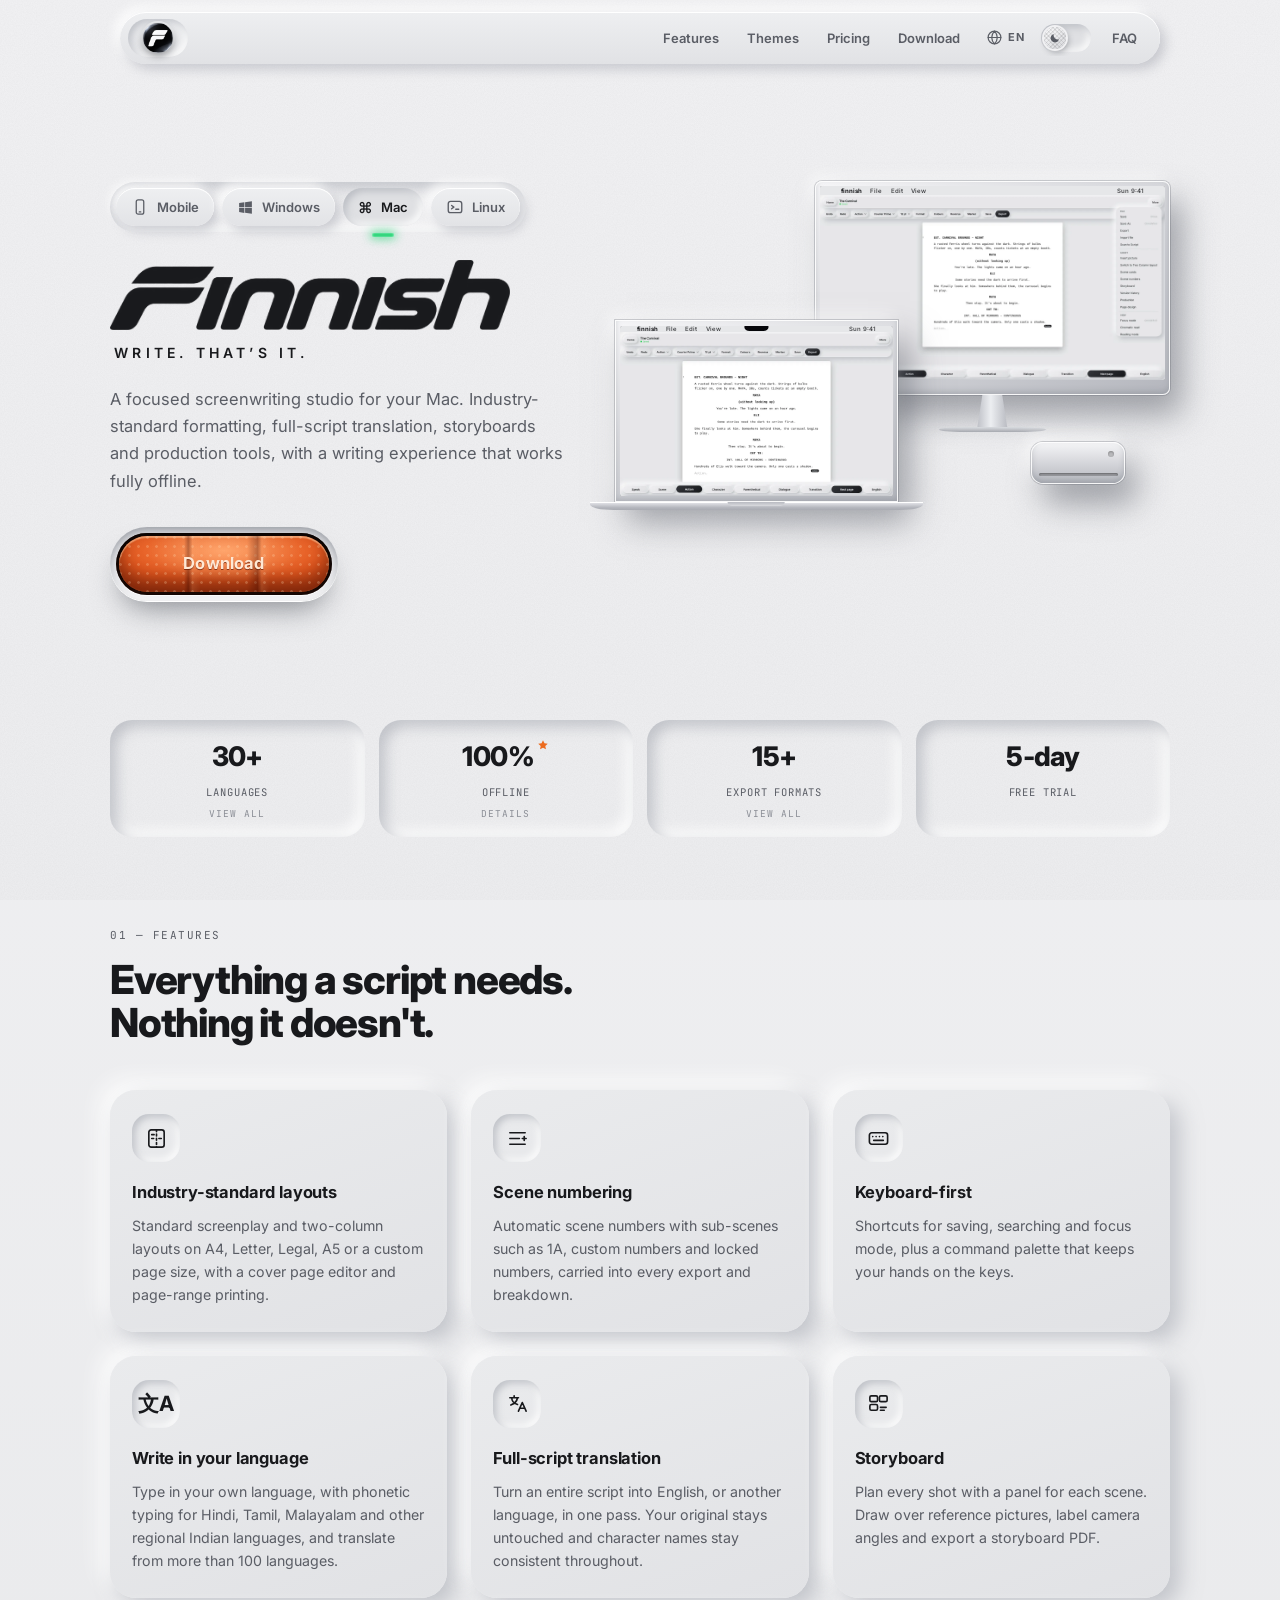
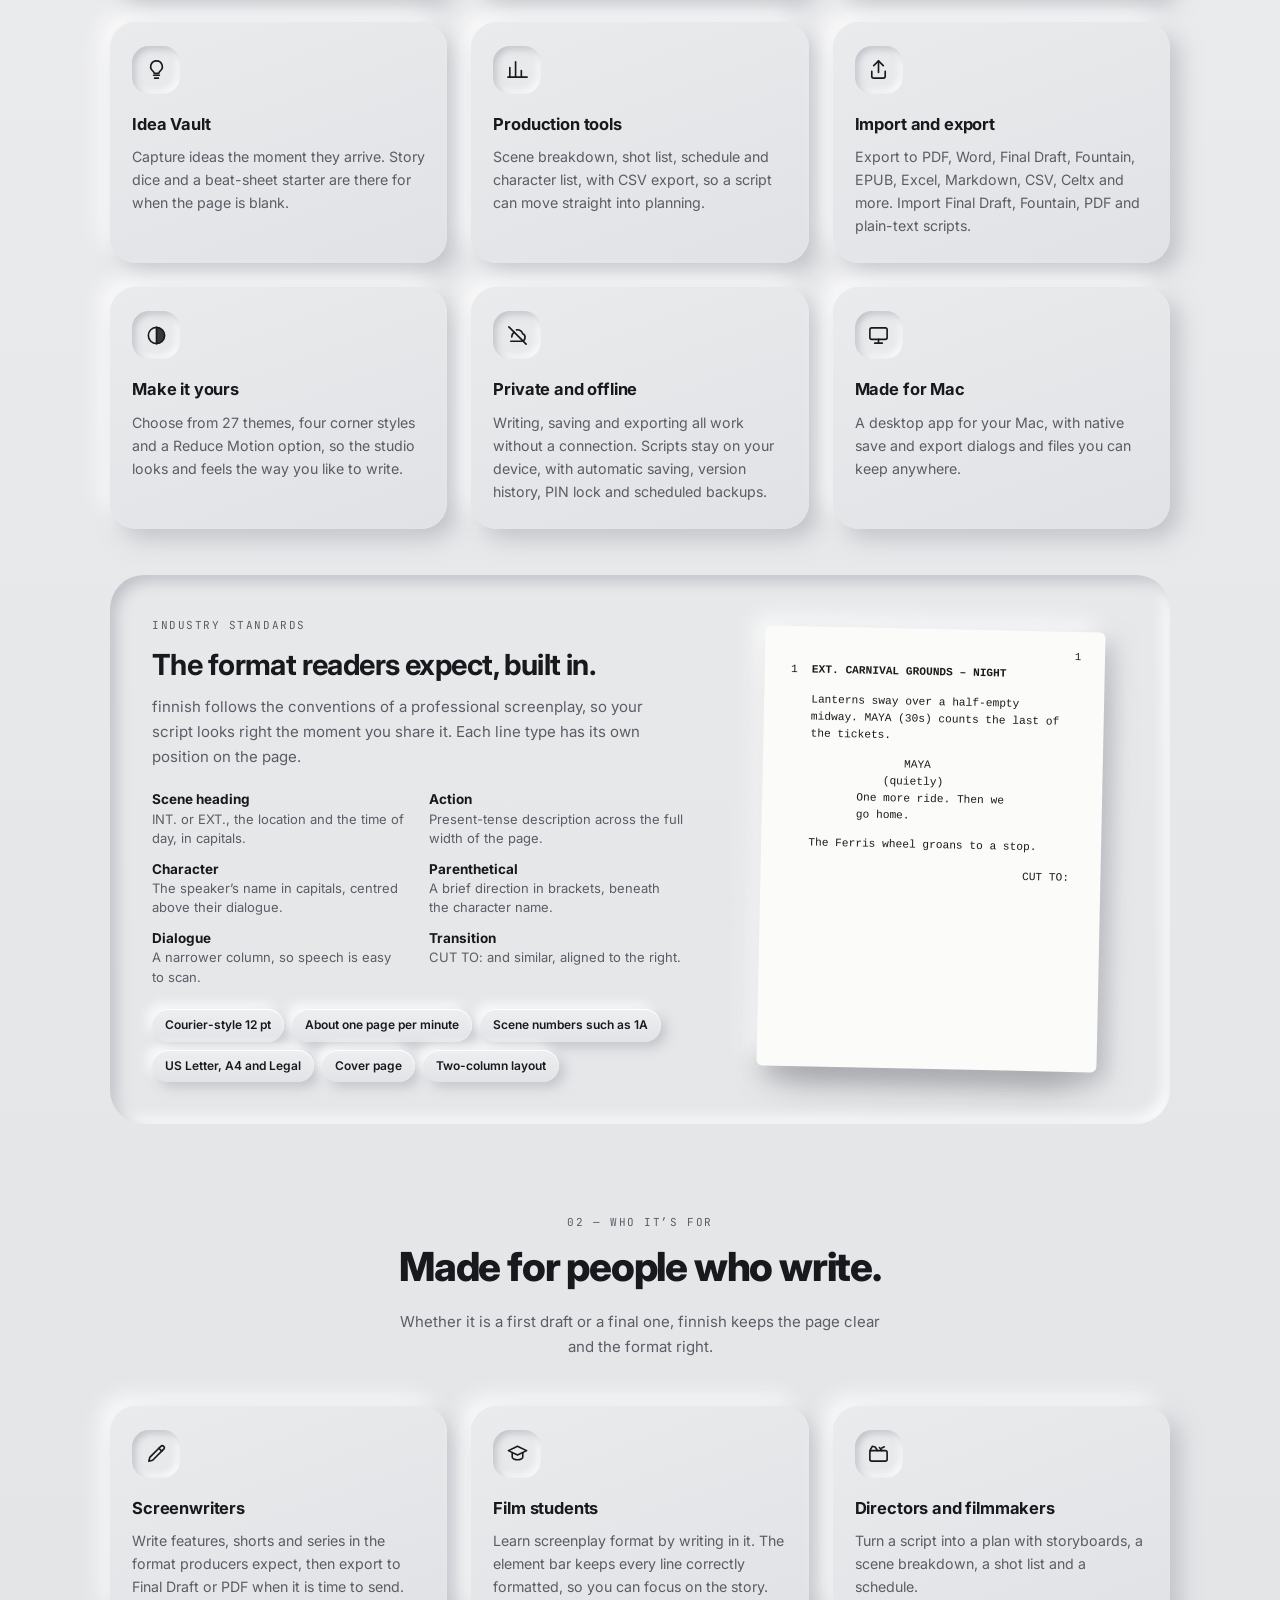
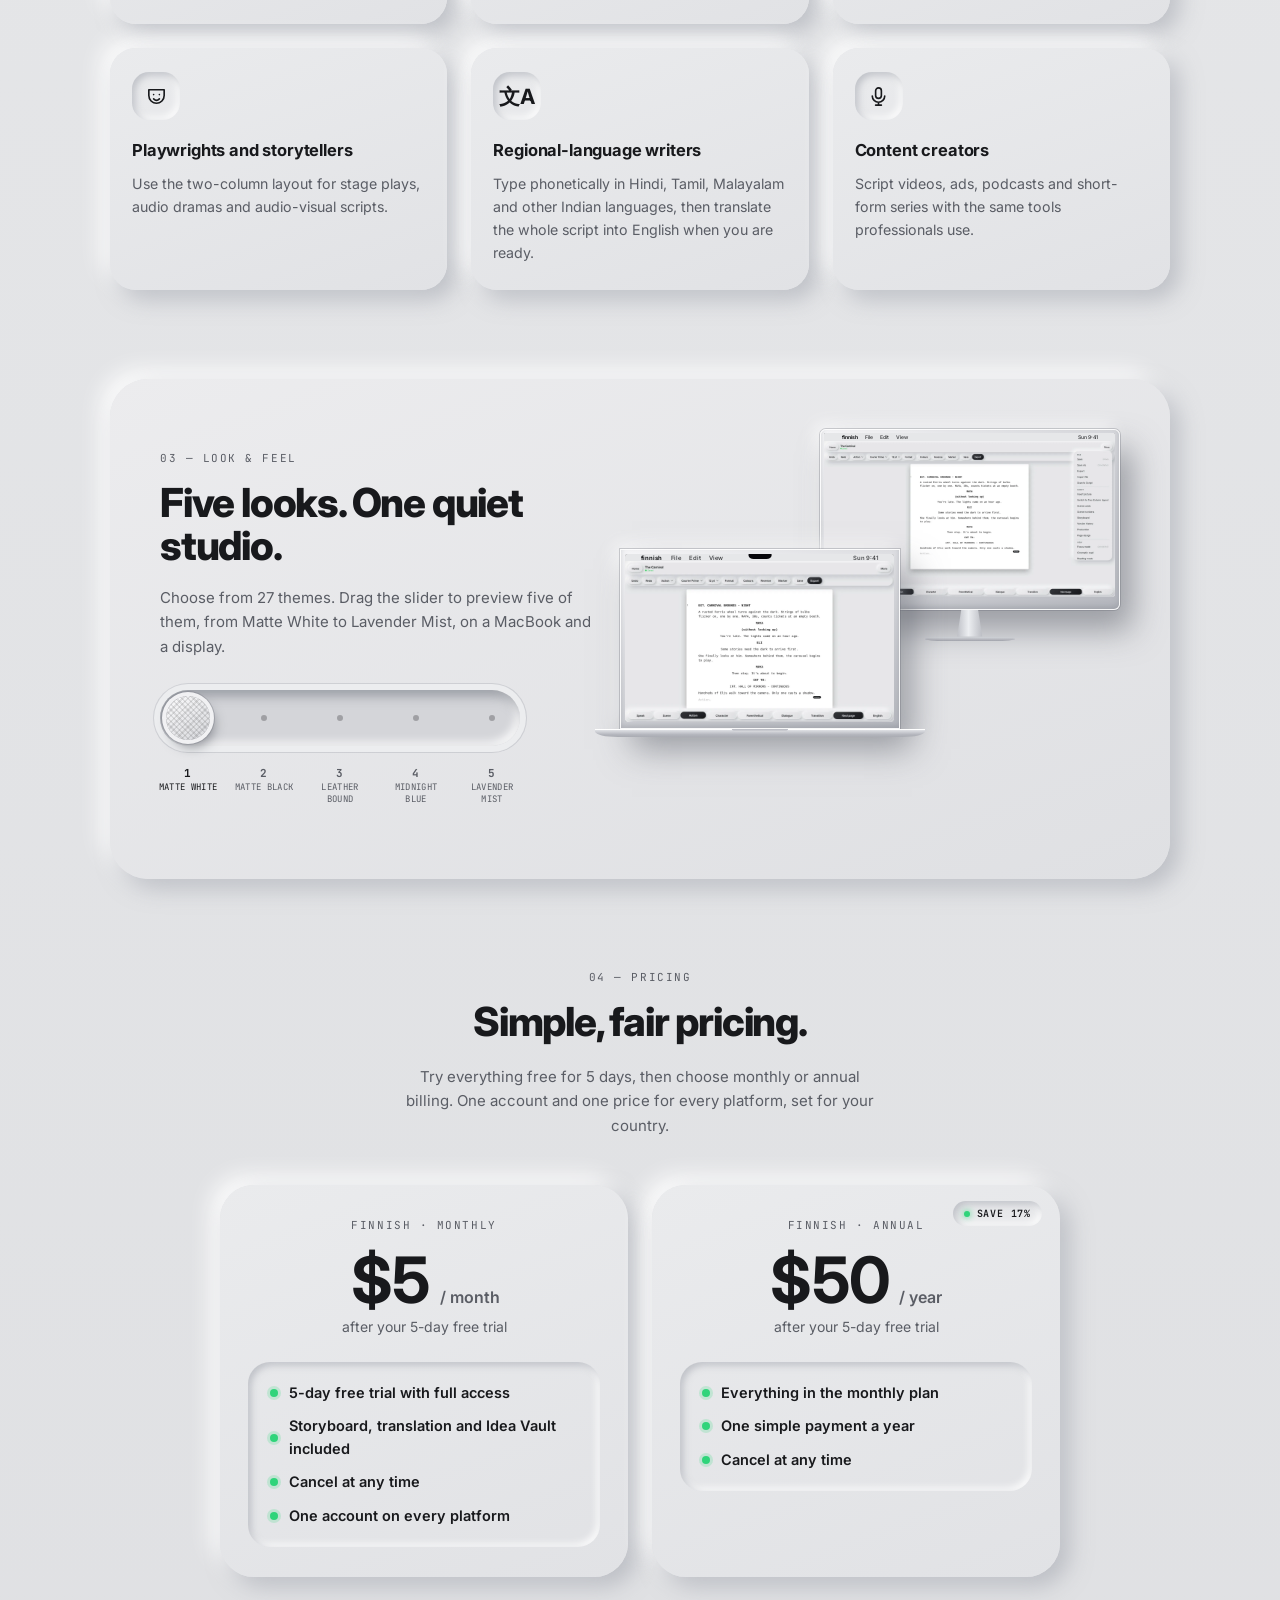
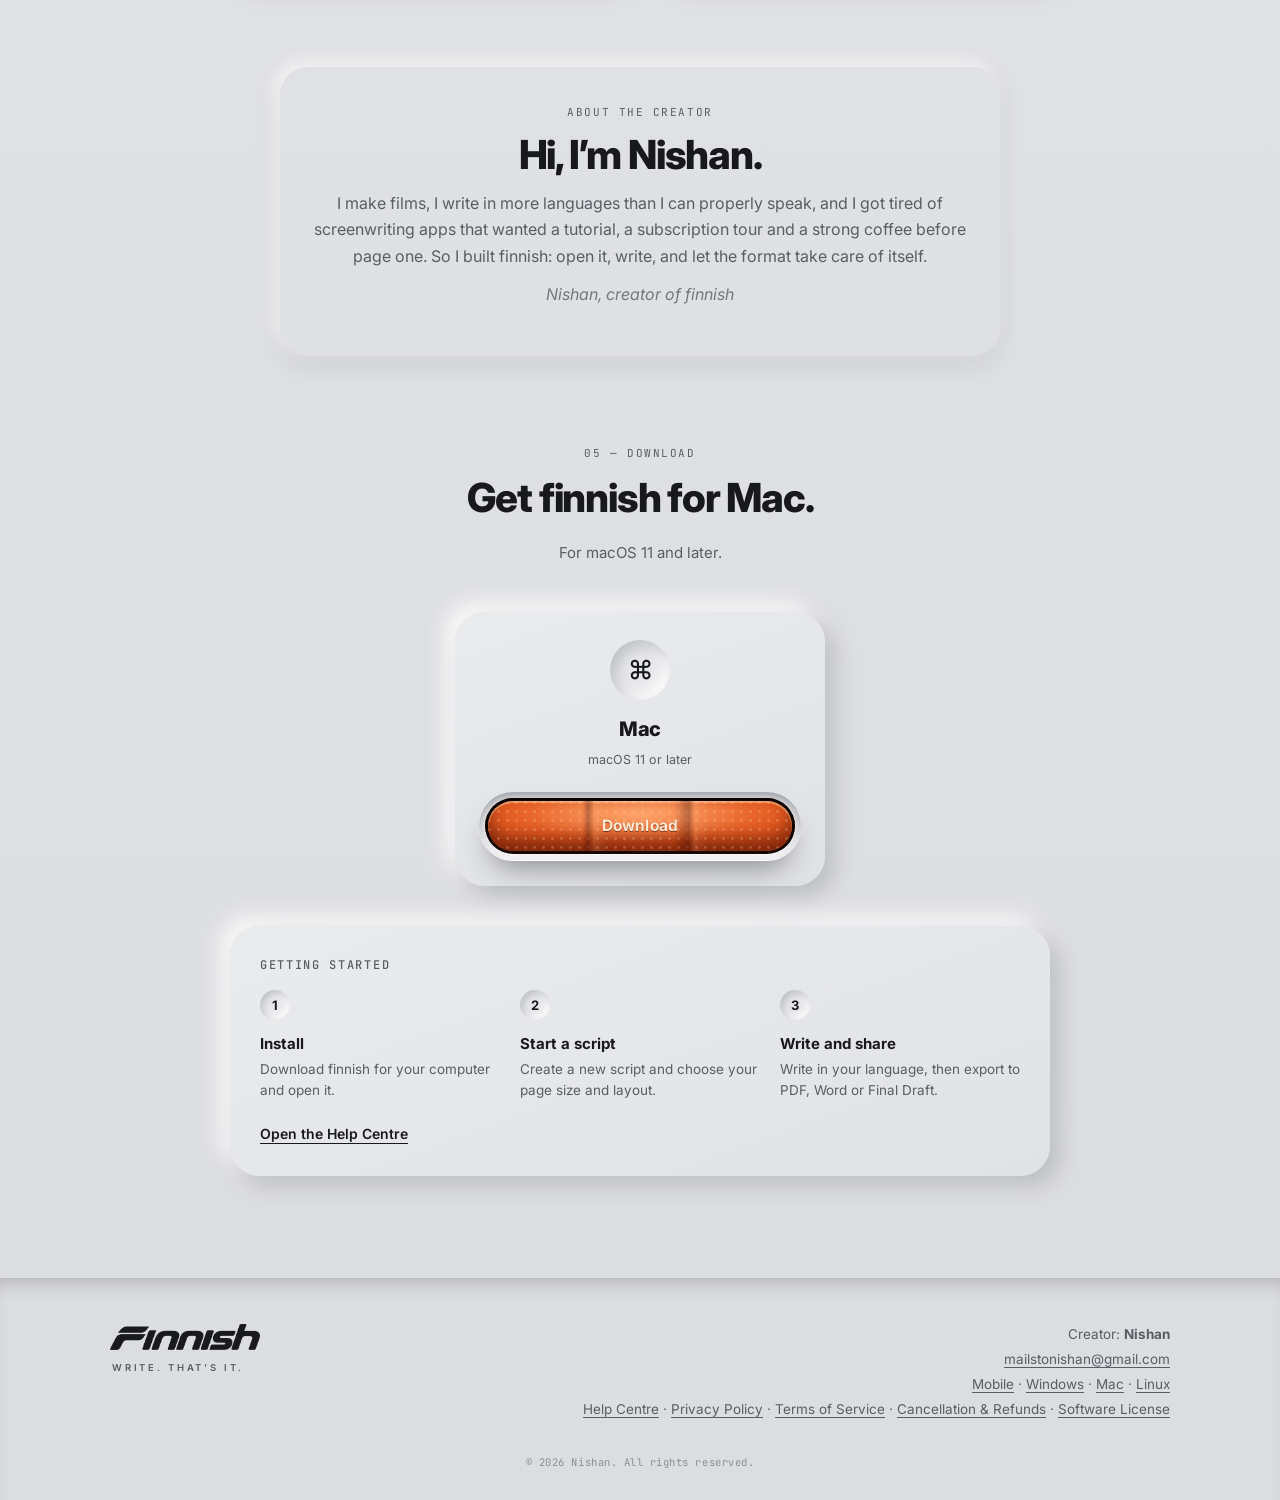
<file: mac.html>
<!doctype html>
<html lang="en">
<head>
<meta charset="utf-8">
<meta name="viewport" content="width=device-width,initial-scale=1,viewport-fit=cover">
<title>finnish for Mac — Write. That’s it.</title>
<meta name="description" content="A focused screenwriting studio for your Mac. Industry-standard formatting, full-script translation, storyboards and production tools, with a writing experience that works fully offline.">
<link rel="canonical" href="https://nishan-tradeweb.github.io/finnish-site/mac.html">
<meta name="theme-color" content="#e6e7e9" id="tc">
<meta name="application-name" content="finnish">
<meta name="apple-mobile-web-app-capable" content="yes">
<meta name="apple-mobile-web-app-title" content="finnish">
<meta name="mobile-web-app-capable" content="yes">
<meta property="og:type" content="website">
<meta property="og:site_name" content="finnish">
<meta property="og:title" content="finnish for Mac — Write. That’s it.">
<meta property="og:description" content="A focused screenwriting studio for your Mac. Industry-standard formatting, full-script translation, storyboards and production tools, with a writing experience that works fully offline.">
<meta property="og:url" content="https://nishan-tradeweb.github.io/finnish-site/mac.html">
<meta property="og:image" content="https://nishan-tradeweb.github.io/finnish-site/assets/og-mac.png">
<meta property="og:image:width" content="1200">
<meta property="og:image:height" content="630">
<meta name="twitter:card" content="summary_large_image">
<meta name="twitter:title" content="finnish for Mac — Write. That’s it.">
<meta name="twitter:description" content="A focused screenwriting studio for your Mac. Industry-standard formatting, full-script translation, storyboards and production tools, with a writing experience that works fully offline.">
<meta name="twitter:image" content="https://nishan-tradeweb.github.io/finnish-site/assets/og-mac.png">
<link rel="icon" href="assets/favicon-64.png">
<link rel="apple-touch-icon" href="assets/apple-touch-icon.png">
<link rel="manifest" href="manifest.webmanifest">
<link rel="preconnect" href="https://fonts.googleapis.com">
<link rel="preconnect" href="https://fonts.gstatic.com" crossorigin>
<link rel="stylesheet" href="https://fonts.googleapis.com/css2?family=Inter:wght@400;500;600;700;800&family=JetBrains+Mono:wght@400;500&display=swap">
<link rel="stylesheet" href="css/style.css">
<script>document.documentElement.className='js';try{if(localStorage.getItem('fn-site')==='dark')document.documentElement.setAttribute('data-site','dark');var L=localStorage.getItem('fn-lang');if(L&&L!=='en'&&/^(hi|fr|es|de|ja|zh|ar)$/.test(L)){var h=document.documentElement;h.lang=L;h.dir=L==='ar'?'rtl':'ltr';h.classList.add('i18n-wait');setTimeout(function(){h.classList.remove('i18n-wait')},2500)}}catch(e){}</script>
<script type="application/ld+json">{"@context": "https://schema.org", "@type": "SoftwareApplication", "name": "finnish", "alternateName": "finnish Screenplay Writer", "description": "A focused screenwriting studio for your Mac. Industry-standard formatting, full-script translation, storyboards and production tools, with a writing experience that works fully offline.", "url": "https://nishan-tradeweb.github.io/finnish-site/mac.html", "applicationCategory": "MultimediaApplication", "applicationSubCategory": "Screenwriting software", "operatingSystem": "macOS 11 or later", "softwareVersion": "1.0.0", "inLanguage": "en", "image": "https://nishan-tradeweb.github.io/finnish-site/assets/og-mac.png", "screenshot": "https://nishan-tradeweb.github.io/finnish-site/assets/og-mac.png", "author": {"@type": "Person", "name": "Nishan", "email": "mailstonishan@gmail.com"}, "offers": {"@type": "Offer", "price": "5.00", "priceCurrency": "USD", "description": "5-day free trial, then a monthly or annual subscription priced for your region"}, "featureList": ["Industry-standard screenplay formatting", "Scene numbering", "Full-script translation", "Storyboard", "Idea Vault", "Scan to Script", "Export to PDF, Word, Final Draft, Fountain and more", "Works offline"]}</script>
</head>
<body data-platform="desktop">

<header class="nav-wrap">
  <nav class="nav" aria-label="Main">
    <a class="brand" href="#top" aria-label="finnish home"><img class="brand-ico" src="assets/icon-192.png" width="30" height="30" alt="finnish"></a>
    <div class="nav-links">
      <a href="#features">Features</a><a href="#looks">Themes</a><a href="#pricing">Pricing</a><a href="#download">Download</a><button class="lgb" id="lgBtn" type="button" aria-haspopup="true" aria-expanded="false" aria-controls="lgMenu" aria-label="Language" title="Language"><svg viewBox="0 0 24 24" width="18" height="18" fill="none" stroke="currentColor" stroke-width="1.7" stroke-linecap="round" stroke-linejoin="round" aria-hidden="true"><circle cx="12" cy="12" r="9"/><path d="M3 12h18M12 3c2.6 2.7 3.9 5.7 3.9 9s-1.3 6.3-3.9 9c-2.6-2.7-3.9-5.7-3.9-9S9.400 5.700 12 3z"/></svg><span class="lgc" data-notr>EN</span></button><button class="dk" id="darkTg" type="button" role="switch" aria-checked="false" aria-label="Matte Dark theme" title="Matte Dark theme"><span class="dk-knob"><svg viewBox="0 0 24 24" width="12" height="12" fill="currentColor" aria-hidden="true"><path d="M20 14.5A8.5 8.5 0 0 1 9.5 4 8.5 8.5 0 1 0 20 14.5z"/></svg></span></button><button class="navb" type="button" data-open="mFaq">FAQ</button>
    </div>
  </nav>
</header>

<main id="top">

<section class="hero container">
  <div class="hero-copy reveal">
    <nav class="sw" aria-label="Platform"><a href="index.html"><svg viewBox="0 0 24 24" width="18" height="18" fill="none" stroke="currentColor" stroke-width="1.7" stroke-linecap="round" stroke-linejoin="round" aria-hidden="true"><rect x="7" y="2.5" width="10" height="19" rx="2.6"/><path d="M11 18.5h2"/></svg><span>Mobile</span></a><a href="windows.html"><svg viewBox="0 0 24 24" width="17" height="17" fill="currentColor" aria-hidden="true"><path d="M3 5.6l7.4-1v7H3zM11.4 4.5L21 3.2v8.4h-9.6zM3 12.6h7.4v7L3 18.4zM11.4 12.6H21v8.2l-9.6-1.3z"/></svg><span>Windows</span></a><a href="mac.html" class=on aria-current=page><span class="cmd" aria-hidden="true">⌘</span><span>Mac</span></a><a href="linux.html"><svg viewBox="0 0 24 24" width="18" height="18" fill="none" stroke="currentColor" stroke-width="1.8" stroke-linecap="round" stroke-linejoin="round" aria-hidden="true"><rect x="3" y="4.5" width="18" height="15" rx="3"/><path d="M7.5 10l3 2.2-3 2.2M13 15h4"/></svg><span>Linux</span></a></nav>
    <h1 class="hero-h">
      <span class="wm wm-hero" role="img" aria-label="finnish"></span>
      <span class="tag">Write. That’s it.</span>
    </h1>
    <p class="lead">A focused screenwriting studio for your Mac. Industry-standard formatting, full-script translation, storyboards and production tools, with a writing experience that works fully offline.</p>
    <div class="cta-row"><a class="dl" data-dl="scroll" href="#download" ><span class="dl-bezel"><span class="dl-well"><span class="dl-puff"><span class="dl-txt">Download</span></span></span></span></a></div>
  </div>
  <div class="hero-art reveal" aria-hidden="true"><div class="cluster c-mac"><div class="dev mon mac fl mac" style="--dw:64;--x:36;--y:0;--z:1;--fs:0.017;--fd:0s;--sbg-0:#e6e7e9;--sfg-0:#18191c;"><div class="body"><div class="scr" style="--ar:1.7778;--bh:4.44%"><i class="bar top"><b>finnish</b><u>File</u><u>Edit</u><u>View</u><span class="gap"></span><u>Sun 9:41</u></i><img class="top t0" src="assets/shots/d-menu-t0.webp" alt="" loading="lazy"></div></div><span class="neck"></span><span class="foot"></span></div><div class="dev lap mac fl " style="--dw:51;--x:0;--y:33;--z:3;--fs:0.021;--fd:-3s;--sbg-0:#e6e7e9;--sfg-0:#18191c;"><div class="body"><div class="scr" style="--ar:1.6000;--bh:4.0%"><i class="notch"></i><i class="bar top"><b>finnish</b><u>File</u><u>Edit</u><u>View</u><span class="gap"></span><u>Sun 9:41</u></i><img class="top t0" src="assets/shots/l-edit-t0.webp" alt="" loading="lazy"></div></div><span class="base"></span></div><div class="dev box" style="--dw:17;--x:75;--y:62;--z:2"><div class="body"></div></div></div></div>
</section>

<section class="container stats reveal" aria-label="At a glance">
  <button class="stat btn-stat" type="button" data-open="mLang"><b dir="ltr">30+</b><span>Languages</span><i aria-hidden="true">View all</i></button>
  <button class="stat btn-stat" type="button" data-open="mOff" aria-label="100% offline. What works offline and what does not."><b dir="ltr">100%<svg class="star" viewBox="0 0 24 24" width="13" height="13" fill="currentColor" aria-hidden="true"><path d="M12 2.5l2.9 6.1 6.6.8-4.9 4.6 1.3 6.6L12 17.300 6.100 20.600l1.300-6.600L2.500 9.400l6.600-.8z"/></svg></b><span>Offline</span><i aria-hidden="true">Details</i></button>
  <button class="stat btn-stat" type="button" data-open="mFmt"><b dir="ltr">15+</b><span>Export formats</span><i aria-hidden="true">View all</i></button>
  <div class="stat"><b>5-day</b><span>Free trial</span></div>
</section>

<section id="features" class="container section">
  <header class="sec-head reveal">
    <p class="eyebrow"><span data-notr>01 — </span>Features</p>
    <h2>Everything a script needs.<br>Nothing it doesn't.</h2>
  </header>
  <div class="grid"><article class="card reveal"><div class="ico"><svg viewBox="0 0 24 24" width="26" height="26" fill="none" stroke="currentColor" stroke-width="1.7" stroke-linecap="round" stroke-linejoin="round" aria-hidden="true"><rect x="4" y="3" width="16" height="18" rx="2.5"/><path d="M12 3v18" stroke-dasharray="2 2.4"/><path d="M7 8h2.5M14.5 12H17M7 12h2"/></svg></div><h3>Industry-standard layouts</h3><p>Standard screenplay and two-column layouts on A4, Letter, Legal, A5 or a custom page size, with a cover page editor and page-range printing.</p></article><article class="card reveal"><div class="ico"><svg viewBox="0 0 24 24" width="26" height="26" fill="none" stroke="currentColor" stroke-width="1.7" stroke-linecap="round" stroke-linejoin="round" aria-hidden="true"><path d="M4 6h16M4 12h10M4 18h16"/><path d="M19 10v4M17 12h4"/></svg></div><h3>Scene numbering</h3><p>Automatic scene numbers with sub-scenes such as 1A, custom numbers and locked numbers, carried into every export and breakdown.</p></article><article class="card reveal"><div class="ico"><svg viewBox="0 0 24 24" width="26" height="26" fill="none" stroke="currentColor" stroke-width="1.7" stroke-linecap="round" stroke-linejoin="round" aria-hidden="true"><rect x="2.5" y="6" width="19" height="12" rx="2.5"/><path d="M6 10h.01M9.5 10h.01M13 10h.01M16.5 10h.01M7 14h10"/></svg></div><h3>Keyboard-first</h3><p>Shortcuts for saving, searching and focus mode, plus a command palette that keeps your hands on the keys.</p></article><article class="card reveal"><div class="ico"><span class="g" aria-hidden="true">文A</span></div><h3>Write in your language</h3><p>Type in your own language, with phonetic typing for Hindi, Tamil, Malayalam and other regional Indian languages, and translate from more than 100 languages.</p></article><article class="card reveal"><div class="ico"><svg viewBox="0 0 24 24" width="26" height="26" fill="none" stroke="currentColor" stroke-width="1.7" stroke-linecap="round" stroke-linejoin="round" aria-hidden="true"><path d="M4 6h9M8.5 4v2M6 6c0 3.5 2.5 6 6 7M12 6c-.5 3-3 6-7 7.5"/><path d="M13 20l4-9 4 9M14.4 17h5.2"/></svg></div><h3>Full-script translation</h3><p>Turn an entire script into English, or another language, in one pass. Your original stays untouched and character names stay consistent throughout.</p></article><article class="card reveal"><div class="ico"><svg viewBox="0 0 24 24" width="26" height="26" fill="none" stroke="currentColor" stroke-width="1.7" stroke-linecap="round" stroke-linejoin="round" aria-hidden="true"><rect x="3" y="4" width="8" height="6" rx="1.5"/><rect x="13" y="4" width="8" height="6" rx="1.5"/><rect x="3" y="13" width="8" height="6" rx="1.5"/><path d="M14 16h6M14 19h4"/></svg></div><h3>Storyboard</h3><p>Plan every shot with a panel for each scene. Draw over reference pictures, label camera angles and export a storyboard PDF.</p></article><article class="card reveal"><div class="ico"><svg viewBox="0 0 24 24" width="26" height="26" fill="none" stroke="currentColor" stroke-width="1.7" stroke-linecap="round" stroke-linejoin="round" aria-hidden="true"><path d="M9 18h6M10 21h4"/><path d="M12 3a6 6 0 0 0-3.5 10.9c.6.5 1 1.2 1 2V16h5v-.1c0-.8.4-1.5 1-2A6 6 0 0 0 12 3z"/></svg></div><h3>Idea Vault</h3><p>Capture ideas the moment they arrive. Story dice and a beat-sheet starter are there for when the page is blank.</p></article><article class="card reveal"><div class="ico"><svg viewBox="0 0 24 24" width="26" height="26" fill="none" stroke="currentColor" stroke-width="1.7" stroke-linecap="round" stroke-linejoin="round" aria-hidden="true"><path d="M4 20V10M10 20V4M16 20v-7M22 20H2"/></svg></div><h3>Production tools</h3><p>Scene breakdown, shot list, schedule and character list, with CSV export, so a script can move straight into planning.</p></article><article class="card reveal"><div class="ico"><svg viewBox="0 0 24 24" width="26" height="26" fill="none" stroke="currentColor" stroke-width="1.7" stroke-linecap="round" stroke-linejoin="round" aria-hidden="true"><path d="M12 3v12"/><path d="M7 8l5-5 5 5"/><path d="M5 14v5a2 2 0 0 0 2 2h10a2 2 0 0 0 2-2v-5"/></svg></div><h3>Import and export</h3><p>Export to PDF, Word, Final Draft, Fountain, EPUB, Excel, Markdown, CSV, Celtx and more. Import Final Draft, Fountain, PDF and plain-text scripts.</p></article><article class="card reveal"><div class="ico"><svg viewBox="0 0 24 24" width="26" height="26" fill="none" stroke="currentColor" stroke-width="1.7" stroke-linecap="round" stroke-linejoin="round" aria-hidden="true"><circle cx="12" cy="12" r="8.5"/><path d="M12 3.5v17"/><path d="M12 3.5a8.5 8.5 0 0 1 0 17z" fill="currentColor" stroke="none" opacity=".85"/></svg></div><h3>Make it yours</h3><p>Choose from 27 themes, four corner styles and a Reduce Motion option, so the studio looks and feels the way you like to write.</p></article><article class="card reveal"><div class="ico"><svg viewBox="0 0 24 24" width="26" height="26" fill="none" stroke="currentColor" stroke-width="1.7" stroke-linecap="round" stroke-linejoin="round" aria-hidden="true"><path d="M3 3l18 18"/><path d="M8.5 8.6A6 6 0 0 0 6 13.5M5 18h11a4 4 0 0 0 1.4-7.7A6 6 0 0 0 11 6.1"/></svg></div><h3>Private and offline</h3><p>Writing, saving and exporting all work without a connection. Scripts stay on your device, with automatic saving, version history, PIN lock and scheduled backups.</p></article><article class="card reveal"><div class="ico"><svg viewBox="0 0 24 24" width="26" height="26" fill="none" stroke="currentColor" stroke-width="1.7" stroke-linecap="round" stroke-linejoin="round" aria-hidden="true"><rect x="3" y="4" width="18" height="12" rx="2"/><path d="M8 20h8M12 16v4"/></svg></div><h3>Made for Mac</h3><p>A desktop app for your Mac, with native save and export dialogs and files you can keep anywhere.</p></article></div>
  <div class="std reveal" id="standards">
    <div class="std-copy">
      <p class="eyebrow">Industry standards</p>
      <h3>The format readers expect, built in.</h3>
      <p>finnish follows the conventions of a professional screenplay, so your script looks right the moment you share it. Each line type has its own position on the page.</p>
      <ul class="std-list"><li><b>Scene heading</b><span>INT. or EXT., the location and the time of day, in capitals.</span></li><li><b>Action</b><span>Present-tense description across the full width of the page.</span></li><li><b>Character</b><span>The speaker’s name in capitals, centred above their dialogue.</span></li><li><b>Parenthetical</b><span>A brief direction in brackets, beneath the character name.</span></li><li><b>Dialogue</b><span>A narrower column, so speech is easy to scan.</span></li><li><b>Transition</b><span>CUT TO: and similar, aligned to the right.</span></li></ul>
      <div class="std-chips pills"><span>Courier-style 12 pt</span><span>About one page per minute</span><span>Scene numbers such as 1A</span><span>US Letter, A4 and Legal</span><span>Cover page</span><span>Two-column layout</span></div>
    </div>
    <div class="paper" aria-hidden="true" data-notr><span class="pg">1</span>
      <p class="sc"><i>1</i>EXT. CARNIVAL GROUNDS – NIGHT</p>
      <p class="ac">Lanterns sway over a half-empty midway. MAYA (30s) counts the last of the tickets.</p>
      <p class="ch">MAYA</p><p class="pa">(quietly)</p><p class="di">One more ride. Then we go home.</p>
      <p class="ac">The Ferris wheel groans to a stop.</p>
      <p class="tr">CUT TO:</p>
    </div>
  </div>
</section>

<section id="who" class="container section">
  <header class="sec-head center reveal">
    <p class="eyebrow"><span data-notr>02 — </span>Who it’s for</p>
    <h2>Made for people who write.</h2>
    <p class="lead sm">Whether it is a first draft or a final one, finnish keeps the page clear and the format right.</p>
  </header>
  <div class="grid who"><article class="card reveal"><div class="ico"><svg viewBox="0 0 24 24" width="26" height="26" fill="none" stroke="currentColor" stroke-width="1.7" stroke-linecap="round" stroke-linejoin="round" aria-hidden="true"><path d="M4 20l1-4L16.500 4.500a2.100 2.100 0 0 1 3 3L8 19z"/><path d="M14.500 6.500l3 3"/></svg></div><h3>Screenwriters</h3><p>Write features, shorts and series in the format producers expect, then export to Final Draft or PDF when it is time to send.</p></article><article class="card reveal"><div class="ico"><svg viewBox="0 0 24 24" width="26" height="26" fill="none" stroke="currentColor" stroke-width="1.7" stroke-linecap="round" stroke-linejoin="round" aria-hidden="true"><path d="M2.500 9L12 4.500 21.500 9 12 13.500z"/><path d="M6.500 11.200V16c0 1.200 2.500 2.500 5.500 2.500s5.500-1.300 5.500-2.500v-4.800"/></svg></div><h3>Film students</h3><p>Learn screenplay format by writing in it. The element bar keeps every line correctly formatted, so you can focus on the story.</p></article><article class="card reveal"><div class="ico"><svg viewBox="0 0 24 24" width="26" height="26" fill="none" stroke="currentColor" stroke-width="1.7" stroke-linecap="round" stroke-linejoin="round" aria-hidden="true"><rect x="3" y="9" width="18" height="11" rx="2"/><path d="M3 9l2.500-4.500 3 .8M8.500 5.300L11 9M13 5.800L15.500 9M15.500 6.200L18 5"/></svg></div><h3>Directors and filmmakers</h3><p>Turn a script into a plan with storyboards, a scene breakdown, a shot list and a schedule.</p></article><article class="card reveal"><div class="ico"><svg viewBox="0 0 24 24" width="26" height="26" fill="none" stroke="currentColor" stroke-width="1.7" stroke-linecap="round" stroke-linejoin="round" aria-hidden="true"><path d="M4 5h16v6a8 8 0 0 1-16 0z"/><path d="M9 10v.01M15 10v.01M9 14.500c1 1 2 1.500 3 1.500s2-.5 3-1.500"/></svg></div><h3>Playwrights and storytellers</h3><p>Use the two-column layout for stage plays, audio dramas and audio-visual scripts.</p></article><article class="card reveal"><div class="ico"><span class="g" aria-hidden="true">文A</span></div><h3>Regional-language writers</h3><p>Type phonetically in Hindi, Tamil, Malayalam and other Indian languages, then translate the whole script into English when you are ready.</p></article><article class="card reveal"><div class="ico"><svg viewBox="0 0 24 24" width="26" height="26" fill="none" stroke="currentColor" stroke-width="1.7" stroke-linecap="round" stroke-linejoin="round" aria-hidden="true"><rect x="9" y="3" width="6" height="11" rx="3"/><path d="M5.500 11.500a6.500 6.500 0 0 0 13 0M12 18v3M9 21h6"/></svg></div><h3>Content creators</h3><p>Script videos, ads, podcasts and short-form series with the same tools professionals use.</p></article></div>
</section>


<section id="looks" class="container section">
  <div class="stage" id="stage" data-t="0">
    <div class="stage-copy reveal">
      <p class="eyebrow"><span data-notr>03 — </span>Look &amp; feel</p>
      <h2>Five looks. One quiet studio.</h2>
      <p class="lead sm">Choose from 27 themes. Drag the slider to preview five of them, from Matte White to Lavender Mist, on a MacBook and a display.</p>
      <div class="tsl-wrap">
        <div class="tsl" id="themeSl" role="slider" tabindex="0" aria-label="Preview theme" aria-valuemin="1" aria-valuemax="5" aria-valuenow="1" aria-valuetext="Matte White" style="--p:0">
          <i style="--k:0"></i><i style="--k:1"></i><i style="--k:2"></i><i style="--k:3"></i><i style="--k:4"></i><span class="tsl-knob"></span>
        </div>
        <div class="tsl-labs"><button type="button" data-i="0" style="--k:0"><b>1</b>Matte White</button><button type="button" data-i="1" style="--k:1"><b>2</b>Matte Black</button><button type="button" data-i="2" style="--k:2"><b>3</b>Leather Bound</button><button type="button" data-i="3" style="--k:3"><b>4</b>Midnight Blue</button><button type="button" data-i="4" style="--k:4"><b>5</b>Lavender Mist</button></div>
      </div>
    </div>
    <div class="stage-art reveal" aria-hidden="true"><div class="cluster"><div class="dev mon mac mac" style="--dw:60;--x:40;--y:0;--z:1;--fs:0.017;--sbg-0:#e6e7e9;--sfg-0:#18191c;--sbg-1:#202124;--sfg-1:#f1f1f3;--sbg-2:#4b362b;--sfg-2:#f1f1f3;--sbg-3:#1a2238;--sfg-3:#f1f1f3;--sbg-4:#efecf6;--sfg-4:#18191c;"><div class="body"><div class="scr" style="--ar:1.7778;--bh:4.44%"><i class="bar top"><b>finnish</b><u>File</u><u>Edit</u><u>View</u><span class="gap"></span><u>Sun 9:41</u></i><img class="top t0" src="assets/shots/d-menu-t0.webp" alt="" loading="lazy"><img class="top t1" src="assets/shots/d-menu-t1.webp" alt="" loading="lazy"><img class="top t2" src="assets/shots/d-menu-t2.webp" alt="" loading="lazy"><img class="top t3" src="assets/shots/d-menu-t3.webp" alt="" loading="lazy"><img class="top t4" src="assets/shots/d-menu-t4.webp" alt="" loading="lazy"></div></div><span class="neck"></span><span class="foot"></span></div><div class="dev lap mac " style="--dw:56;--x:0;--y:30;--z:2;--fs:0.021;--sbg-0:#e6e7e9;--sfg-0:#18191c;--sbg-1:#202124;--sfg-1:#f1f1f3;--sbg-2:#4b362b;--sfg-2:#f1f1f3;--sbg-3:#1a2238;--sfg-3:#f1f1f3;--sbg-4:#efedf6;--sfg-4:#18191c;"><div class="body"><div class="scr" style="--ar:1.6000;--bh:4.0%"><i class="notch"></i><i class="bar top"><b>finnish</b><u>File</u><u>Edit</u><u>View</u><span class="gap"></span><u>Sun 9:41</u></i><img class="top t0" src="assets/shots/l-edit-t0.webp" alt="" loading="lazy"><img class="top t1" src="assets/shots/l-edit-t1.webp" alt="" loading="lazy"><img class="top t2" src="assets/shots/l-edit-t2.webp" alt="" loading="lazy"><img class="top t3" src="assets/shots/l-edit-t3.webp" alt="" loading="lazy"><img class="top t4" src="assets/shots/l-edit-t4.webp" alt="" loading="lazy"></div></div><span class="base"></span></div></div></div>
  </div>
</section>

<section id="pricing" class="container section">
  <header class="sec-head center reveal">
    <p class="eyebrow"><span data-notr>04 — </span>Pricing</p>
    <h2>Simple, fair pricing.</h2>
    <p class="lead sm">Try everything free for 5 days, then choose monthly or annual billing. One account and one price for every platform, set for your country.</p>
  </header>
  <div class="price-row">
    <div class="price-card reveal">
      <p class="price-lab">finnish · Monthly</p>
      <p class="price-num"><b id="priceNum" aria-live="polite" data-notr>&nbsp;</b><span>/ month</span></p>
      <p class="price-note">after your 5-day free trial</p>
      <ul class="price-list">
        <li>5-day free trial with full access</li>
        <li>Storyboard, translation and Idea Vault included</li>
        <li>Cancel at any time</li>
        <li>One account on every platform</li>
      </ul>
    </div>
    <div class="price-card alt reveal">
      <span class="badge" id="saveBadge" data-notr hidden></span>
      <p class="price-lab">finnish · Annual</p>
      <p class="price-num"><b id="priceYear" aria-live="polite" data-notr>&nbsp;</b><span>/ year</span></p>
      <p class="price-note">after your 5-day free trial</p>
      <ul class="price-list">
        <li>Everything in the monthly plan</li>
        <li>One simple payment a year</li>
        <li>Cancel at any time</li>
      </ul>
    </div>
  </div>
</section>

<section id="creator" class="container section">
  <div class="creator reveal">
    <p class="eyebrow">About the creator</p>
    <h2>Hi, I’m Nishan.</h2>
    <p>I make films, I write in more languages than I can properly speak, and I got tired of screenwriting apps that wanted a tutorial, a subscription tour and a strong coffee before page one. So I built finnish: open it, write, and let the format take care of itself.</p>
    <p class="creator-sig">Nishan, creator of finnish</p>
  </div>
</section>

<section id="download" class="container section">
  <header class="sec-head center reveal">
    <p class="eyebrow"><span data-notr>05 — </span>Download</p>
    <h2>Get finnish for Mac.</h2>
    <p class="lead sm">For macOS 11 and later.</p>
  </header>
  <div class="plats n1"><article class="plat reveal"><div class="plat-ico"><span class="cmd" aria-hidden="true">⌘</span></div><h3>Mac</h3><p class="req">macOS 11 or later</p><a class="dl sm" data-dl="mac" href="#download" ><span class="dl-bezel"><span class="dl-well"><span class="dl-puff"><span class="dl-txt">Download</span></span></span></span></a></article></div>
  <div class="gs reveal"><h3>Getting started</h3><ol><li><b>Install</b><span>Download finnish for your computer and open it.</span></li><li><b>Start a script</b><span>Create a new script and choose your page size and layout.</span></li><li><b>Write and share</b><span>Write in your language, then export to PDF, Word or Final Draft.</span></li></ol><a class="gs-link" href="docs.html">Open the Help Centre</a></div>
</section>

</main>

<footer class="footer">
  <div class="container foot">
    <div>
      <span class="wm wm-foot" role="img" aria-label="finnish"></span>
      <p class="tag sm">Write. That’s it.</p>
    </div>
    <div class="foot-meta">
      <p>Creator: <b>Nishan</b></p>
      <p><a href="mailto:mailstonishan@gmail.com">mailstonishan@gmail.com</a></p>
      <p><a href="index.html">Mobile</a> · <a href="windows.html">Windows</a> · <a href="mac.html">Mac</a> · <a href="linux.html">Linux</a></p>
      <p><a href="docs.html">Help Centre</a> · <a href="privacy.html">Privacy Policy</a> · <a href="terms.html">Terms of Service</a> · <a href="refunds.html">Cancellation &amp; Refunds</a> · <a href="license.html">Software License</a><button class="linkb" id="pwaInstall" type="button" hidden>Install web app</button></p>
    </div>
  </div>
  <p class="copy container">© <span id="yr">2026</span> Nishan. All rights reserved.</p>
</footer>

<div class="modal" id="mFaq" role="dialog" aria-modal="true" aria-labelledby="mFaqT" hidden>
  <div class="m-card m-faq"><header class="m-head"><div><h2 id="mFaqT">Good to know</h2></div><button class="m-x" type="button" data-close aria-label="Close">×</button></header>
  <div class="m-body"><div class="faq"><details><summary>How does the free trial work?</summary><p>Create an account and verify your email, and you get a 5-day free trial with full access to finnish. When it ends, a monthly or annual subscription keeps you writing. You can always open, read and export your existing scripts.</p></details><details><summary>Do I need an account?</summary><p>Yes. One account works on Android, iPhone, Windows and Mac, and one subscription covers all of them. You sign in once with an internet connection, and after that you can write offline.</p></details><details><summary>How much does finnish cost?</summary><p>finnish starts with a 5-day free trial, followed by a monthly or annual plan. The price is set by your country and is the same on every platform, so you always see a fair local price in the Pricing section.</p></details><details><summary>How do I install finnish on my Mac?</summary><p>Choose Download to open finnish in your browser, then install it: in Safari choose File, then Add to Dock; in Chrome or Edge choose the install icon in the address bar. It then opens like any other app and works offline.</p></details><details><summary>Does it run on Apple silicon and Intel Macs?</summary><p>Yes. finnish runs in Safari, Chrome or Edge on both Apple silicon and Intel Macs with macOS 11 or later.</p></details><details><summary>Can I cancel at any time?</summary><p>Yes. You can cancel whenever you like in your store’s subscription settings and keep access until the end of the period you have already paid for.</p></details><details><summary>Does finnish work without an internet connection?</summary><p>Yes. Writing, formatting, saving and exporting all work offline. A few extras need a connection: creating your account and signing in (once), full-script translation, spelling suggestions in Proofread, and the first Scan to Script run, which downloads a language pack.</p></details><details><summary>Is my script private?</summary><p>Yes. Your scripts are stored on your own device and can be protected with a PIN. We never receive or read them. Our servers hold only your account details. Scan to Script reads images on the device, so nothing is uploaded. If you choose to translate a script, its text is sent to a translation service for that request only.</p></details><details><summary>Which formats can I export to?</summary><p>PDF, Word (DOCX), Final Draft (FDX), Fountain, EPUB, Rich Text, OpenDocument, HTML, Markdown, plain text, CSV, Excel and Celtx, plus a ZIP of your whole project. The .finnish backup keeps everything, including storyboards and version history.</p></details><details><summary>Can I bring in scripts I have already written?</summary><p>Yes. finnish imports Final Draft (FDX), Fountain, PDF, Word and plain-text files, and Scan to Script can turn photographed pages into an editable script.</p></details><details><summary>Which page formats are supported?</summary><p>Standard screenplay layout and two-column layout, on A4, US Letter, Legal, A5 or a custom page size. Scene numbers, including sub-scenes such as 1A, can be automatic, custom or locked.</p></details><details><summary>Which languages can I write in?</summary><p>You can write in more than 30 languages. For Hindi, Tamil, Telugu, Kannada, Malayalam and other regional Indian languages, you can type phonetically with English letters, and full-script translation supports more than 100 languages.</p></details><details><summary>Can I return to an earlier draft?</summary><p>Yes. finnish saves your work automatically and keeps a version history, so you can compare and restore earlier drafts. You can also schedule backups.</p></details><details><summary>Will my scripts sync between devices?</summary><p>No. finnish is built for privacy and offline writing, so scripts stay on the device where you write them. To move them, make a backup on one device and restore it on the other. You can save backups as a .finnish file, or to your own Google Drive.</p></details><details><summary>Can I back up to Google Drive?</summary><p>Yes. Sign in with Google and choose Back up to Google Drive. The backup goes into a private folder that only finnish can open, and you can restore it on any device with your account.</p></details><details><summary>Can I delete my account?</summary><p>Yes, at any time, inside the app: open Account &amp; plan and choose Delete account. Scripts saved on your device are not touched.</p></details><p class="faq-more">Need more help? <a href="docs.html">Open the Help Centre</a></p></div></div></div></div>
<div class="modal" id="mLang" role="dialog" aria-modal="true" aria-labelledby="mLangT" hidden>
  <div class="m-card m-pills"><header class="m-head"><div><h2 id="mLangT">30+ languages</h2><p>Write in any of these, with phonetic typing for the Indian languages.</p></div><button class="m-x" type="button" data-close aria-label="Close">×</button></header>
  <div class="m-body"><div class="pills"><span>English</span><span>Malayalam</span><span>Tamil</span><span>Telugu</span><span>Kannada</span><span>Hindi</span><span>Marathi</span><span>Bengali</span><span>Gujarati</span><span>Punjabi</span><span>Assamese</span><span>Bhojpuri</span><span>Odia</span><span>Urdu</span><span>Nepali</span><span>Sinhala</span><span>Thai</span><span>Tagalog</span><span>Turkish</span><span>Russian</span><span>Indonesian</span><span>Arabic</span><span>Mandarin Chinese</span><span>German</span><span>French</span><span>Italian</span><span>Spanish</span><span>Portuguese</span><span>Korean</span><span>Japanese</span><span>Persian</span><span>Vietnamese</span><span>Hebrew</span><span>Polish</span><span>Hausa</span></div></div></div></div>
<div class="modal" id="mFmt" role="dialog" aria-modal="true" aria-labelledby="mFmtT" hidden>
  <div class="m-card m-pills"><header class="m-head"><div><h2 id="mFmtT">15+ export formats</h2><p>Share your script in whichever format the next person needs.</p></div><button class="m-x" type="button" data-close aria-label="Close">×</button></header>
  <div class="m-body"><div class="pills"><span>PDF</span><span>Presentation PDF</span><span>Word (.docx)</span><span>Final Draft (.fdx)</span><span>Fountain</span><span>EPUB</span><span>Rich Text (.rtf)</span><span>OpenDocument (.odt)</span><span>Web page (.html)</span><span>Markdown (.md)</span><span>Plain text (.txt)</span><span>CSV table</span><span>Excel (.xlsx)</span><span>Celtx</span><span>Storyboard PDF</span><span>Whole project (.zip)</span><span>finnish backup (.finnish)</span></div></div></div></div>
<div class="modal" id="mOff" role="dialog" aria-modal="true" aria-labelledby="mOffT" hidden>
  <div class="m-card m-pills"><header class="m-head"><div><h2 id="mOffT">100% offline*</h2><p>Everything you need to write works without a connection. A few extras need the internet.</p></div><button class="m-x" type="button" data-close aria-label="Close">×</button></header>
  <div class="m-body"><h3 class="m-sub">Works offline</h3><div class="pills"><span>Writing and formatting</span><span>Automatic saving</span><span>Version history</span><span>Scene cards</span><span>Find and replace</span><span>Storyboard</span><span>Idea Vault</span><span>Production breakdown</span><span>Themes</span><span>Exporting to every format</span><span>Importing scripts</span></div><h3 class="m-sub">Needs an internet connection</h3><div class="pills need"><span>Creating your account and signing in (once)</span><span>Full-script translation</span><span>Spelling suggestions in Proofread</span><span>First-time Scan to Script language pack</span></div><p class="m-note">* Your scripts always stay on your device. Only the extras above send or fetch anything online, and only when you use them.</p></div></div></div>
<div class="toast" id="toast" role="status" aria-live="polite" data-notr></div>
<ul class="lgm" id="lgMenu" role="menu" aria-label="Language" hidden><li role="none"><button type="button" role="menuitemradio" aria-checked="true" data-lang="en" lang="en" data-notr><span>English</span><i aria-hidden="true">✓</i></button></li><li role="none"><button type="button" role="menuitemradio" aria-checked="false" data-lang="hi" lang="hi" data-notr><span>हिन्दी</span><i aria-hidden="true">✓</i></button></li><li role="none"><button type="button" role="menuitemradio" aria-checked="false" data-lang="fr" lang="fr" data-notr><span>Français</span><i aria-hidden="true">✓</i></button></li><li role="none"><button type="button" role="menuitemradio" aria-checked="false" data-lang="es" lang="es" data-notr><span>Español</span><i aria-hidden="true">✓</i></button></li><li role="none"><button type="button" role="menuitemradio" aria-checked="false" data-lang="de" lang="de" data-notr><span>Deutsch</span><i aria-hidden="true">✓</i></button></li><li role="none"><button type="button" role="menuitemradio" aria-checked="false" data-lang="ja" lang="ja" data-notr><span>日本語</span><i aria-hidden="true">✓</i></button></li><li role="none"><button type="button" role="menuitemradio" aria-checked="false" data-lang="zh" lang="zh" data-notr><span>中文</span><i aria-hidden="true">✓</i></button></li><li role="none"><button type="button" role="menuitemradio" aria-checked="false" data-lang="ar" lang="ar" data-notr><span>العربية</span><i aria-hidden="true">✓</i></button></li></ul>
<script src="js/config.js"></script>
<script src="js/main.js"></script>
</body>
</html>
</file>
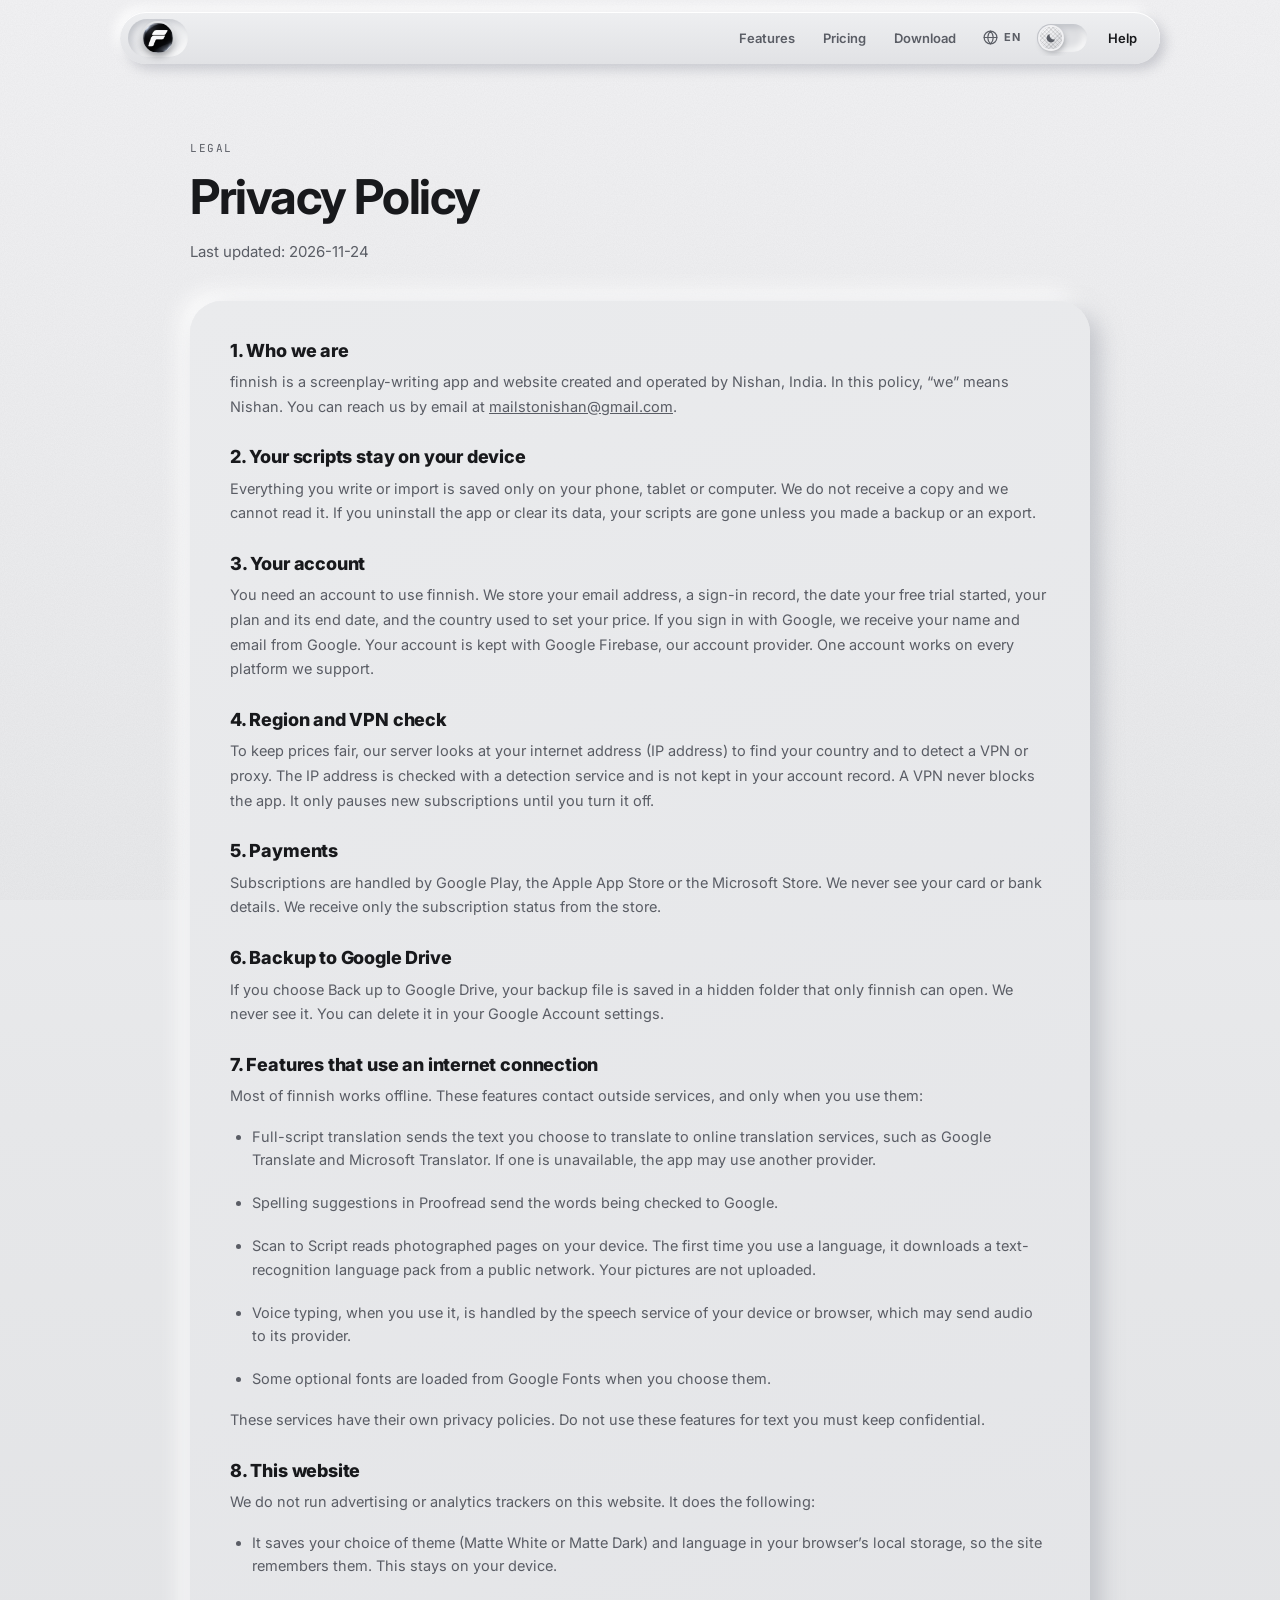
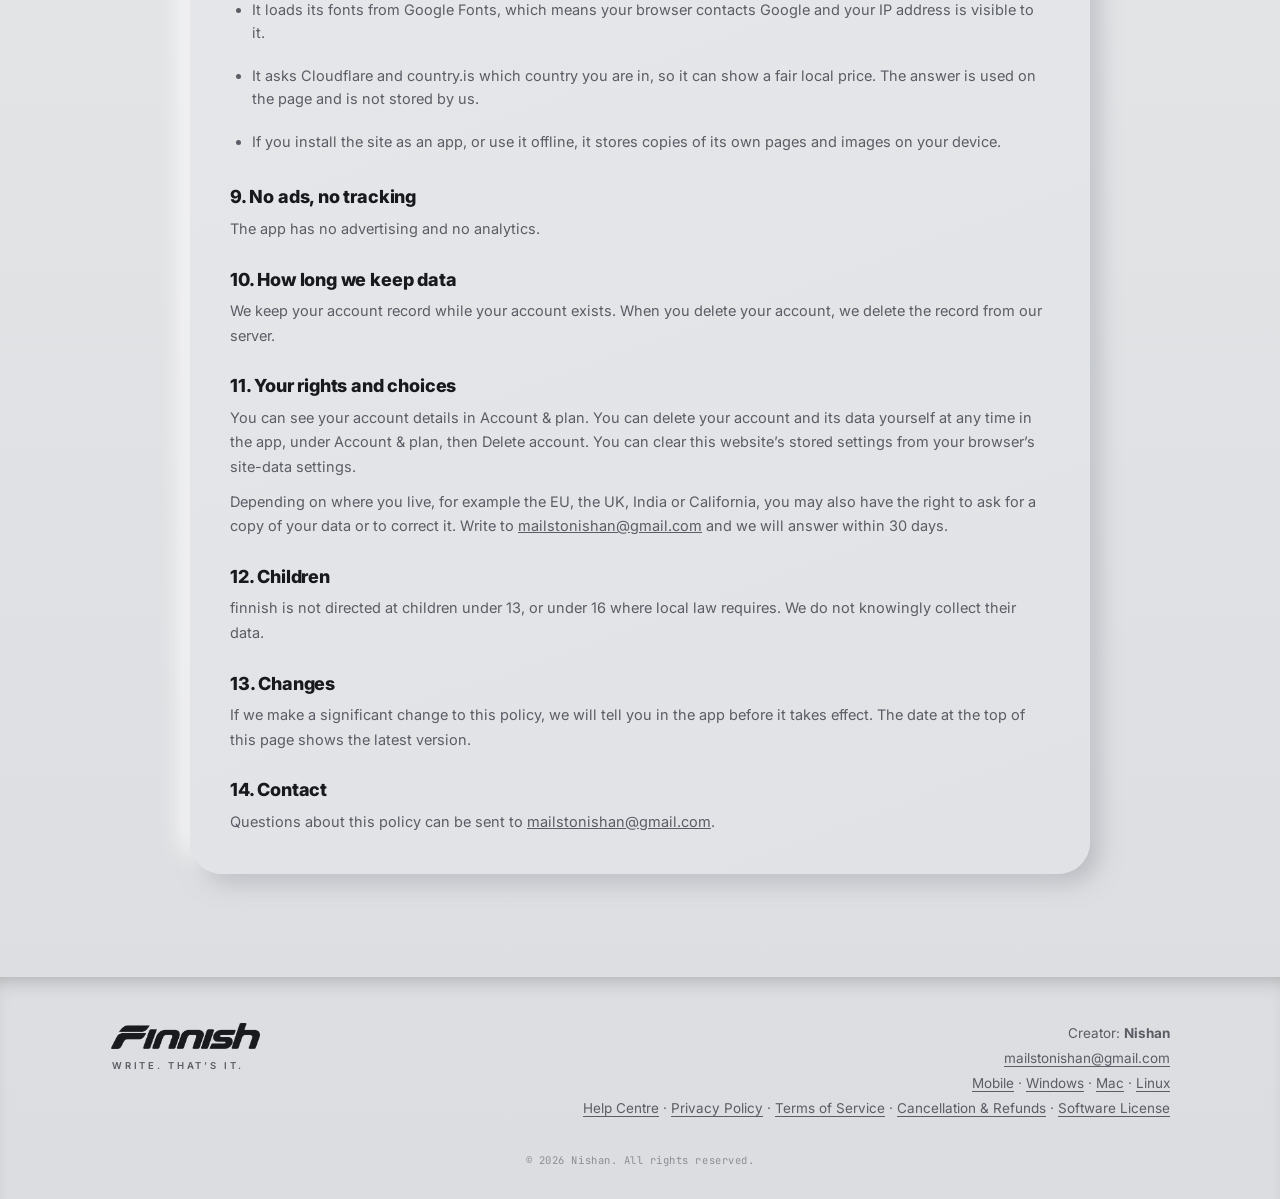
<file: privacy.html>
<!doctype html>
<html lang="en">
<head>
<meta charset="utf-8">
<meta name="viewport" content="width=device-width,initial-scale=1,viewport-fit=cover">
<title>Privacy Policy — finnish</title>
<meta name="description" content="What finnish stores, what it shares and when.">
<link rel="canonical" href="https://nishan-tradeweb.github.io/finnish-site/privacy.html">
<meta name="theme-color" content="#e6e7e9" id="tc">
<meta name="application-name" content="finnish">
<meta name="apple-mobile-web-app-capable" content="yes">
<meta name="apple-mobile-web-app-title" content="finnish">
<meta name="mobile-web-app-capable" content="yes">
<meta property="og:type" content="website">
<meta property="og:site_name" content="finnish">
<meta property="og:title" content="Privacy Policy — finnish">
<meta property="og:description" content="What finnish stores, what it shares and when.">
<meta property="og:url" content="https://nishan-tradeweb.github.io/finnish-site/privacy.html">
<meta property="og:image" content="https://nishan-tradeweb.github.io/finnish-site/assets/og.png">
<meta property="og:image:width" content="1200">
<meta property="og:image:height" content="630">
<meta name="twitter:card" content="summary_large_image">
<meta name="twitter:title" content="Privacy Policy — finnish">
<meta name="twitter:description" content="What finnish stores, what it shares and when.">
<meta name="twitter:image" content="https://nishan-tradeweb.github.io/finnish-site/assets/og.png">
<link rel="icon" href="assets/favicon-64.png">
<link rel="apple-touch-icon" href="assets/apple-touch-icon.png">
<link rel="manifest" href="manifest.webmanifest">
<link rel="preconnect" href="https://fonts.googleapis.com">
<link rel="preconnect" href="https://fonts.gstatic.com" crossorigin>
<link rel="stylesheet" href="https://fonts.googleapis.com/css2?family=Inter:wght@400;500;600;700;800&family=JetBrains+Mono:wght@400;500&display=swap">
<link rel="stylesheet" href="css/style.css">
<script>document.documentElement.className='js';try{if(localStorage.getItem('fn-site')==='dark')document.documentElement.setAttribute('data-site','dark');var L=localStorage.getItem('fn-lang');if(L&&L!=='en'&&/^(hi|fr|es|de|ja|zh|ar)$/.test(L)){var h=document.documentElement;h.lang=L;h.dir=L==='ar'?'rtl':'ltr';h.classList.add('i18n-wait');setTimeout(function(){h.classList.remove('i18n-wait')},2500)}}catch(e){}</script>
</head>
<body data-platform="desktop" class="subpage">

<header class="nav-wrap">
  <nav class="nav" aria-label="Main">
    <a class="brand" href="index.html" aria-label="finnish home"><img class="brand-ico" src="assets/icon-192.png" width="30" height="30" alt="finnish"></a>
    <div class="nav-links">
      <a href="index.html#features">Features</a><a href="index.html#pricing">Pricing</a><a href="index.html#download">Download</a><button class="lgb" id="lgBtn" type="button" aria-haspopup="true" aria-expanded="false" aria-controls="lgMenu" aria-label="Language" title="Language"><svg viewBox="0 0 24 24" width="18" height="18" fill="none" stroke="currentColor" stroke-width="1.7" stroke-linecap="round" stroke-linejoin="round" aria-hidden="true"><circle cx="12" cy="12" r="9"/><path d="M3 12h18M12 3c2.6 2.7 3.9 5.7 3.9 9s-1.3 6.3-3.9 9c-2.6-2.7-3.9-5.7-3.9-9S9.400 5.700 12 3z"/></svg><span class="lgc" data-notr>EN</span></button><button class="dk" id="darkTg" type="button" role="switch" aria-checked="false" aria-label="Matte Dark theme" title="Matte Dark theme"><span class="dk-knob"><svg viewBox="0 0 24 24" width="12" height="12" fill="currentColor" aria-hidden="true"><path d="M20 14.5A8.5 8.5 0 0 1 9.5 4 8.5 8.5 0 1 0 20 14.5z"/></svg></span></button><a href="docs.html">Help</a>
    </div>
  </nav>
</header>

<main id="top" class="container sub">
<header class="sec-head sub-head reveal"><p class="eyebrow">Legal</p><h1 class="sub-h">Privacy Policy</h1><p class="lead sm">Last updated: <span data-notr>2026-11-24</span></p></header>
<article class="legal reveal"><section class="lg-sec"><h2><span data-notr>1. </span>Who we are</h2><p>finnish is a screenplay-writing app and website created and operated by Nishan, India. In this policy, “we” means Nishan. You can reach us by email at <a href="mailto:mailstonishan@gmail.com" data-notr>mailstonishan@gmail.com</a>.</p></section><section class="lg-sec"><h2><span data-notr>2. </span>Your scripts stay on your device</h2><p>Everything you write or import is saved only on your phone, tablet or computer. We do not receive a copy and we cannot read it. If you uninstall the app or clear its data, your scripts are gone unless you made a backup or an export.</p></section><section class="lg-sec"><h2><span data-notr>3. </span>Your account</h2><p>You need an account to use finnish. We store your email address, a sign-in record, the date your free trial started, your plan and its end date, and the country used to set your price. If you sign in with Google, we receive your name and email from Google. Your account is kept with Google Firebase, our account provider. One account works on every platform we support.</p></section><section class="lg-sec"><h2><span data-notr>4. </span>Region and VPN check</h2><p>To keep prices fair, our server looks at your internet address (IP address) to find your country and to detect a VPN or proxy. The IP address is checked with a detection service and is not kept in your account record. A VPN never blocks the app. It only pauses new subscriptions until you turn it off.</p></section><section class="lg-sec"><h2><span data-notr>5. </span>Payments</h2><p>Subscriptions are handled by Google Play, the Apple App Store or the Microsoft Store. We never see your card or bank details. We receive only the subscription status from the store.</p></section><section class="lg-sec"><h2><span data-notr>6. </span>Backup to Google Drive</h2><p>If you choose Back up to Google Drive, your backup file is saved in a hidden folder that only finnish can open. We never see it. You can delete it in your Google Account settings.</p></section><section class="lg-sec"><h2><span data-notr>7. </span>Features that use an internet connection</h2><p>Most of finnish works offline. These features contact outside services, and only when you use them:</p><ul><li>Full-script translation sends the text you choose to translate to online translation services, such as Google Translate and Microsoft Translator. If one is unavailable, the app may use another provider.</li><li>Spelling suggestions in Proofread send the words being checked to Google.</li><li>Scan to Script reads photographed pages on your device. The first time you use a language, it downloads a text-recognition language pack from a public network. Your pictures are not uploaded.</li><li>Voice typing, when you use it, is handled by the speech service of your device or browser, which may send audio to its provider.</li><li>Some optional fonts are loaded from Google Fonts when you choose them.</li></ul><p>These services have their own privacy policies. Do not use these features for text you must keep confidential.</p></section><section class="lg-sec"><h2><span data-notr>8. </span>This website</h2><p>We do not run advertising or analytics trackers on this website. It does the following:</p><ul><li>It saves your choice of theme (Matte White or Matte Dark) and language in your browser’s local storage, so the site remembers them. This stays on your device.</li><li>It loads its fonts from Google Fonts, which means your browser contacts Google and your IP address is visible to it.</li><li>It asks Cloudflare and country.is which country you are in, so it can show a fair local price. The answer is used on the page and is not stored by us.</li><li>If you install the site as an app, or use it offline, it stores copies of its own pages and images on your device.</li></ul></section><section class="lg-sec"><h2><span data-notr>9. </span>No ads, no tracking</h2><p>The app has no advertising and no analytics.</p></section><section class="lg-sec"><h2><span data-notr>10. </span>How long we keep data</h2><p>We keep your account record while your account exists. When you delete your account, we delete the record from our server.</p></section><section class="lg-sec"><h2><span data-notr>11. </span>Your rights and choices</h2><p>You can see your account details in Account &amp; plan. You can delete your account and its data yourself at any time in the app, under Account &amp; plan, then Delete account. You can clear this website’s stored settings from your browser’s site-data settings.</p><p>Depending on where you live, for example the EU, the UK, India or California, you may also have the right to ask for a copy of your data or to correct it. Write to <a href="mailto:mailstonishan@gmail.com" data-notr>mailstonishan@gmail.com</a> and we will answer within 30 days.</p></section><section class="lg-sec"><h2><span data-notr>12. </span>Children</h2><p>finnish is not directed at children under 13, or under 16 where local law requires. We do not knowingly collect their data.</p></section><section class="lg-sec"><h2><span data-notr>13. </span>Changes</h2><p>If we make a significant change to this policy, we will tell you in the app before it takes effect. The date at the top of this page shows the latest version.</p></section><section class="lg-sec"><h2><span data-notr>14. </span>Contact</h2><p>Questions about this policy can be sent to <a href="mailto:mailstonishan@gmail.com" data-notr>mailstonishan@gmail.com</a>.</p></section></article>
</main>

<footer class="footer">
  <div class="container foot">
    <div>
      <span class="wm wm-foot" role="img" aria-label="finnish"></span>
      <p class="tag sm">Write. That’s it.</p>
    </div>
    <div class="foot-meta">
      <p>Creator: <b>Nishan</b></p>
      <p><a href="mailto:mailstonishan@gmail.com">mailstonishan@gmail.com</a></p>
      <p><a href="index.html">Mobile</a> · <a href="windows.html">Windows</a> · <a href="mac.html">Mac</a> · <a href="linux.html">Linux</a></p>
      <p><a href="docs.html">Help Centre</a> · <a href="privacy.html">Privacy Policy</a> · <a href="terms.html">Terms of Service</a> · <a href="refunds.html">Cancellation &amp; Refunds</a> · <a href="license.html">Software License</a><button class="linkb" id="pwaInstall" type="button" hidden>Install web app</button></p>
    </div>
  </div>
  <p class="copy container">© <span id="yr">2026</span> Nishan. All rights reserved.</p>
</footer>
<div class="toast" id="toast" role="status" aria-live="polite" data-notr></div>
<ul class="lgm" id="lgMenu" role="menu" aria-label="Language" hidden><li role="none"><button type="button" role="menuitemradio" aria-checked="true" data-lang="en" lang="en" data-notr><span>English</span><i aria-hidden="true">✓</i></button></li><li role="none"><button type="button" role="menuitemradio" aria-checked="false" data-lang="hi" lang="hi" data-notr><span>हिन्दी</span><i aria-hidden="true">✓</i></button></li><li role="none"><button type="button" role="menuitemradio" aria-checked="false" data-lang="fr" lang="fr" data-notr><span>Français</span><i aria-hidden="true">✓</i></button></li><li role="none"><button type="button" role="menuitemradio" aria-checked="false" data-lang="es" lang="es" data-notr><span>Español</span><i aria-hidden="true">✓</i></button></li><li role="none"><button type="button" role="menuitemradio" aria-checked="false" data-lang="de" lang="de" data-notr><span>Deutsch</span><i aria-hidden="true">✓</i></button></li><li role="none"><button type="button" role="menuitemradio" aria-checked="false" data-lang="ja" lang="ja" data-notr><span>日本語</span><i aria-hidden="true">✓</i></button></li><li role="none"><button type="button" role="menuitemradio" aria-checked="false" data-lang="zh" lang="zh" data-notr><span>中文</span><i aria-hidden="true">✓</i></button></li><li role="none"><button type="button" role="menuitemradio" aria-checked="false" data-lang="ar" lang="ar" data-notr><span>العربية</span><i aria-hidden="true">✓</i></button></li></ul>
<script src="js/config.js"></script>
<script src="js/main.js"></script>
</body>
</html>
</file>
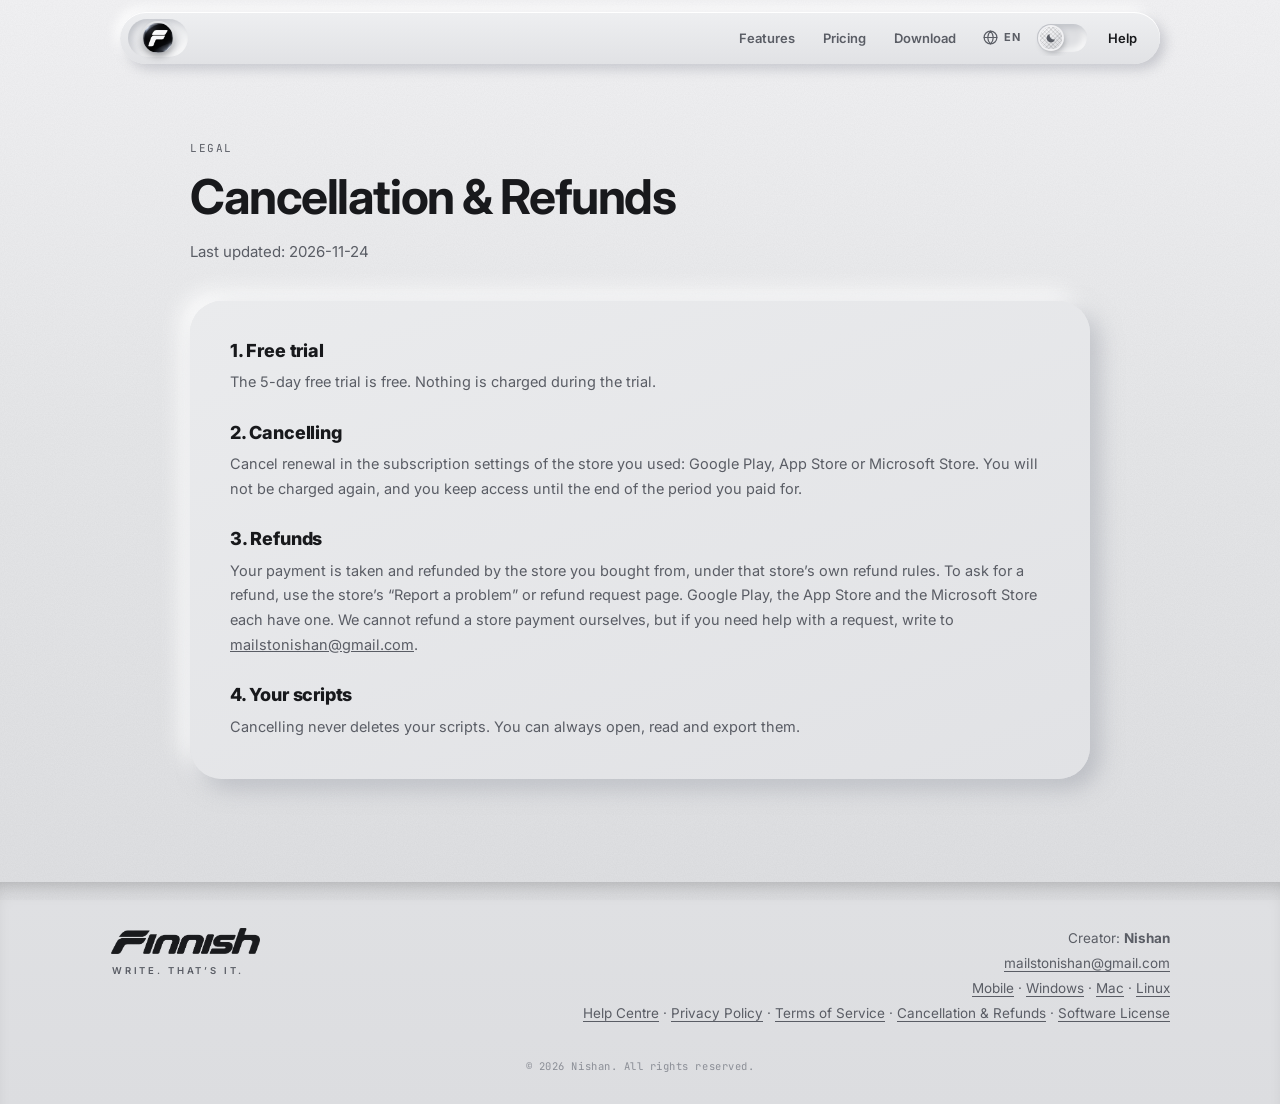
<file: refunds.html>
<!doctype html>
<html lang="en">
<head>
<meta charset="utf-8">
<meta name="viewport" content="width=device-width,initial-scale=1,viewport-fit=cover">
<title>Cancellation &amp; Refunds — finnish</title>
<meta name="description" content="How to cancel your finnish subscription and ask for a refund.">
<link rel="canonical" href="https://nishan-tradeweb.github.io/finnish-site/refunds.html">
<meta name="theme-color" content="#e6e7e9" id="tc">
<meta name="application-name" content="finnish">
<meta name="apple-mobile-web-app-capable" content="yes">
<meta name="apple-mobile-web-app-title" content="finnish">
<meta name="mobile-web-app-capable" content="yes">
<meta property="og:type" content="website">
<meta property="og:site_name" content="finnish">
<meta property="og:title" content="Cancellation &amp; Refunds — finnish">
<meta property="og:description" content="How to cancel your finnish subscription and ask for a refund.">
<meta property="og:url" content="https://nishan-tradeweb.github.io/finnish-site/refunds.html">
<meta property="og:image" content="https://nishan-tradeweb.github.io/finnish-site/assets/og.png">
<meta property="og:image:width" content="1200">
<meta property="og:image:height" content="630">
<meta name="twitter:card" content="summary_large_image">
<meta name="twitter:title" content="Cancellation &amp; Refunds — finnish">
<meta name="twitter:description" content="How to cancel your finnish subscription and ask for a refund.">
<meta name="twitter:image" content="https://nishan-tradeweb.github.io/finnish-site/assets/og.png">
<link rel="icon" href="assets/favicon-64.png">
<link rel="apple-touch-icon" href="assets/apple-touch-icon.png">
<link rel="manifest" href="manifest.webmanifest">
<link rel="preconnect" href="https://fonts.googleapis.com">
<link rel="preconnect" href="https://fonts.gstatic.com" crossorigin>
<link rel="stylesheet" href="https://fonts.googleapis.com/css2?family=Inter:wght@400;500;600;700;800&family=JetBrains+Mono:wght@400;500&display=swap">
<link rel="stylesheet" href="css/style.css">
<script>document.documentElement.className='js';try{if(localStorage.getItem('fn-site')==='dark')document.documentElement.setAttribute('data-site','dark');var L=localStorage.getItem('fn-lang');if(L&&L!=='en'&&/^(hi|fr|es|de|ja|zh|ar)$/.test(L)){var h=document.documentElement;h.lang=L;h.dir=L==='ar'?'rtl':'ltr';h.classList.add('i18n-wait');setTimeout(function(){h.classList.remove('i18n-wait')},2500)}}catch(e){}</script>
</head>
<body data-platform="desktop" class="subpage">

<header class="nav-wrap">
  <nav class="nav" aria-label="Main">
    <a class="brand" href="index.html" aria-label="finnish home"><img class="brand-ico" src="assets/icon-192.png" width="30" height="30" alt="finnish"></a>
    <div class="nav-links">
      <a href="index.html#features">Features</a><a href="index.html#pricing">Pricing</a><a href="index.html#download">Download</a><button class="lgb" id="lgBtn" type="button" aria-haspopup="true" aria-expanded="false" aria-controls="lgMenu" aria-label="Language" title="Language"><svg viewBox="0 0 24 24" width="18" height="18" fill="none" stroke="currentColor" stroke-width="1.7" stroke-linecap="round" stroke-linejoin="round" aria-hidden="true"><circle cx="12" cy="12" r="9"/><path d="M3 12h18M12 3c2.6 2.7 3.9 5.7 3.9 9s-1.3 6.3-3.9 9c-2.6-2.7-3.9-5.7-3.9-9S9.400 5.700 12 3z"/></svg><span class="lgc" data-notr>EN</span></button><button class="dk" id="darkTg" type="button" role="switch" aria-checked="false" aria-label="Matte Dark theme" title="Matte Dark theme"><span class="dk-knob"><svg viewBox="0 0 24 24" width="12" height="12" fill="currentColor" aria-hidden="true"><path d="M20 14.5A8.5 8.5 0 0 1 9.5 4 8.5 8.5 0 1 0 20 14.5z"/></svg></span></button><a href="docs.html">Help</a>
    </div>
  </nav>
</header>

<main id="top" class="container sub">
<header class="sec-head sub-head reveal"><p class="eyebrow">Legal</p><h1 class="sub-h">Cancellation &amp; Refunds</h1><p class="lead sm">Last updated: <span data-notr>2026-11-24</span></p></header>
<article class="legal reveal"><section class="lg-sec"><h2><span data-notr>1. </span>Free trial</h2><p>The 5-day free trial is free. Nothing is charged during the trial.</p></section><section class="lg-sec"><h2><span data-notr>2. </span>Cancelling</h2><p>Cancel renewal in the subscription settings of the store you used: Google Play, App Store or Microsoft Store. You will not be charged again, and you keep access until the end of the period you paid for.</p></section><section class="lg-sec"><h2><span data-notr>3. </span>Refunds</h2><p>Your payment is taken and refunded by the store you bought from, under that store’s own refund rules. To ask for a refund, use the store’s “Report a problem” or refund request page. Google Play, the App Store and the Microsoft Store each have one. We cannot refund a store payment ourselves, but if you need help with a request, write to <a href="mailto:mailstonishan@gmail.com" data-notr>mailstonishan@gmail.com</a>.</p></section><section class="lg-sec"><h2><span data-notr>4. </span>Your scripts</h2><p>Cancelling never deletes your scripts. You can always open, read and export them.</p></section></article>
</main>

<footer class="footer">
  <div class="container foot">
    <div>
      <span class="wm wm-foot" role="img" aria-label="finnish"></span>
      <p class="tag sm">Write. That’s it.</p>
    </div>
    <div class="foot-meta">
      <p>Creator: <b>Nishan</b></p>
      <p><a href="mailto:mailstonishan@gmail.com">mailstonishan@gmail.com</a></p>
      <p><a href="index.html">Mobile</a> · <a href="windows.html">Windows</a> · <a href="mac.html">Mac</a> · <a href="linux.html">Linux</a></p>
      <p><a href="docs.html">Help Centre</a> · <a href="privacy.html">Privacy Policy</a> · <a href="terms.html">Terms of Service</a> · <a href="refunds.html">Cancellation &amp; Refunds</a> · <a href="license.html">Software License</a><button class="linkb" id="pwaInstall" type="button" hidden>Install web app</button></p>
    </div>
  </div>
  <p class="copy container">© <span id="yr">2026</span> Nishan. All rights reserved.</p>
</footer>
<div class="toast" id="toast" role="status" aria-live="polite" data-notr></div>
<ul class="lgm" id="lgMenu" role="menu" aria-label="Language" hidden><li role="none"><button type="button" role="menuitemradio" aria-checked="true" data-lang="en" lang="en" data-notr><span>English</span><i aria-hidden="true">✓</i></button></li><li role="none"><button type="button" role="menuitemradio" aria-checked="false" data-lang="hi" lang="hi" data-notr><span>हिन्दी</span><i aria-hidden="true">✓</i></button></li><li role="none"><button type="button" role="menuitemradio" aria-checked="false" data-lang="fr" lang="fr" data-notr><span>Français</span><i aria-hidden="true">✓</i></button></li><li role="none"><button type="button" role="menuitemradio" aria-checked="false" data-lang="es" lang="es" data-notr><span>Español</span><i aria-hidden="true">✓</i></button></li><li role="none"><button type="button" role="menuitemradio" aria-checked="false" data-lang="de" lang="de" data-notr><span>Deutsch</span><i aria-hidden="true">✓</i></button></li><li role="none"><button type="button" role="menuitemradio" aria-checked="false" data-lang="ja" lang="ja" data-notr><span>日本語</span><i aria-hidden="true">✓</i></button></li><li role="none"><button type="button" role="menuitemradio" aria-checked="false" data-lang="zh" lang="zh" data-notr><span>中文</span><i aria-hidden="true">✓</i></button></li><li role="none"><button type="button" role="menuitemradio" aria-checked="false" data-lang="ar" lang="ar" data-notr><span>العربية</span><i aria-hidden="true">✓</i></button></li></ul>
<script src="js/config.js"></script>
<script src="js/main.js"></script>
</body>
</html>
</file>
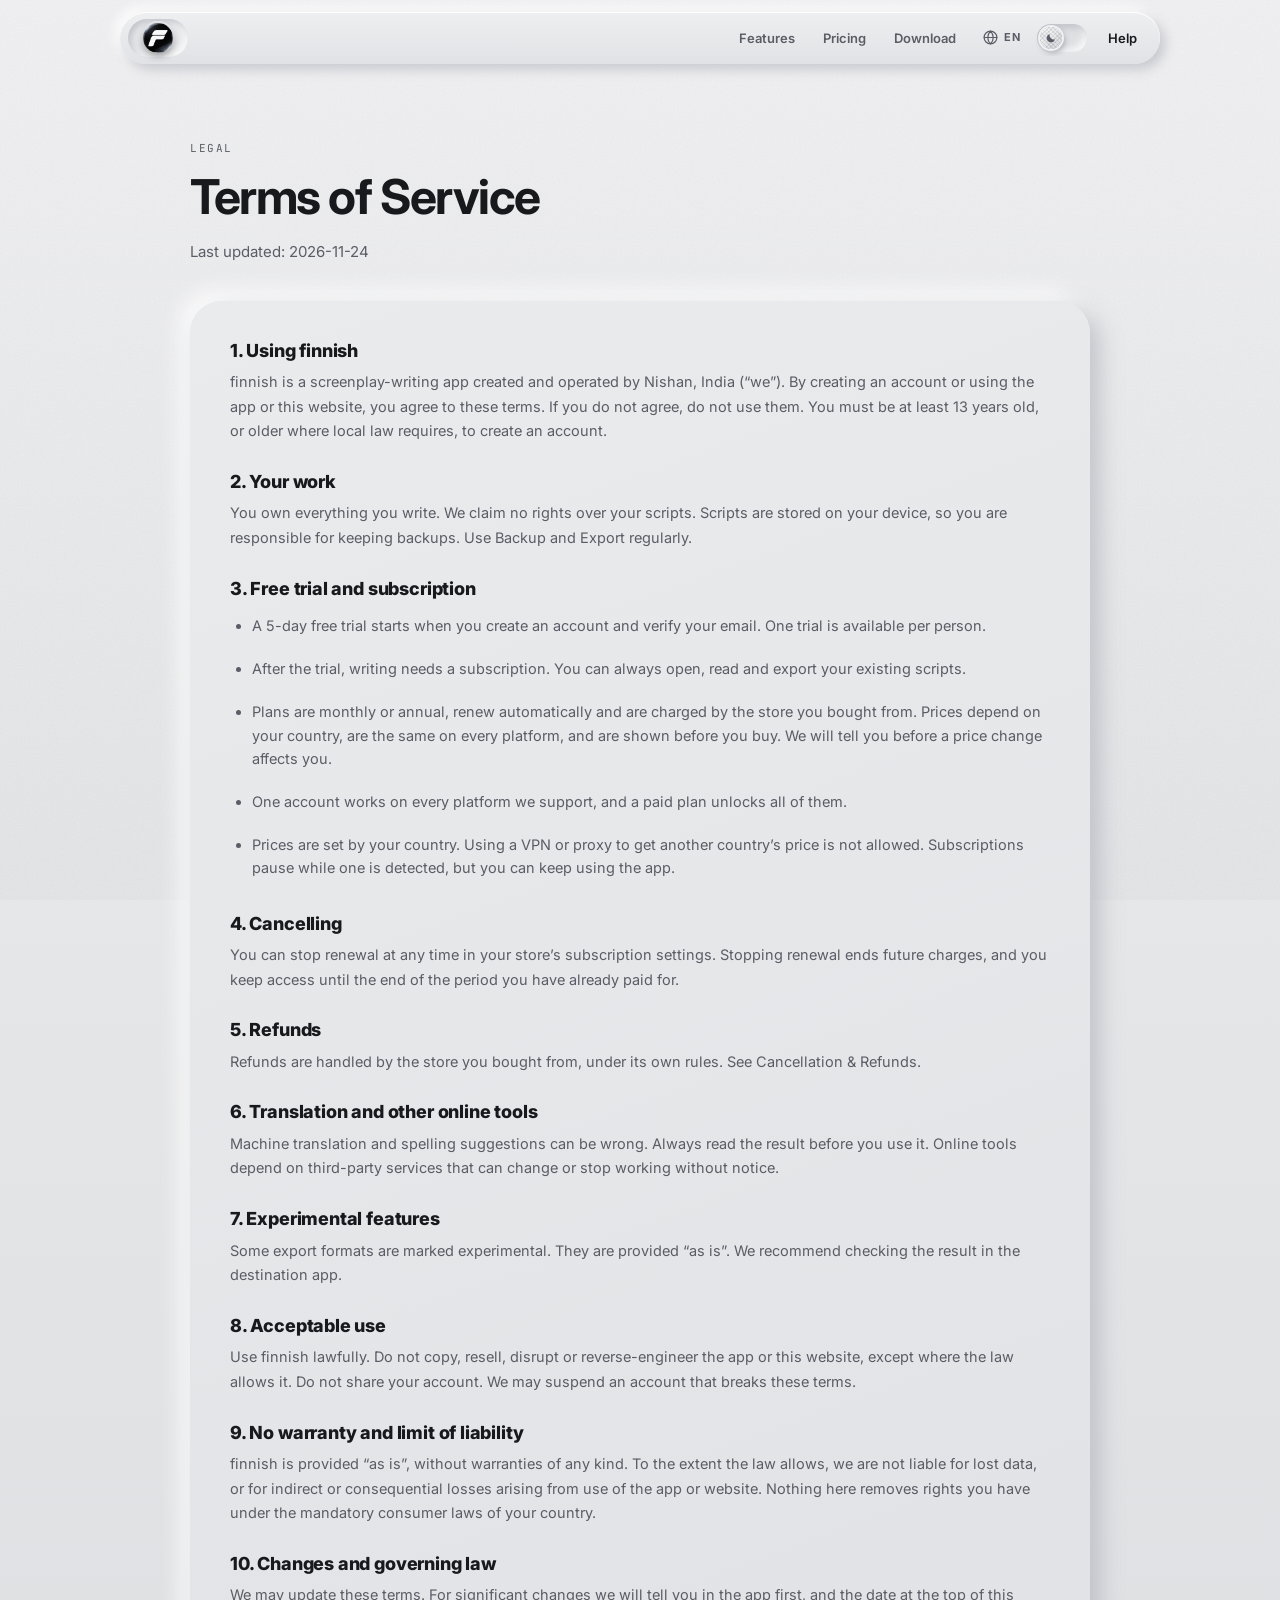
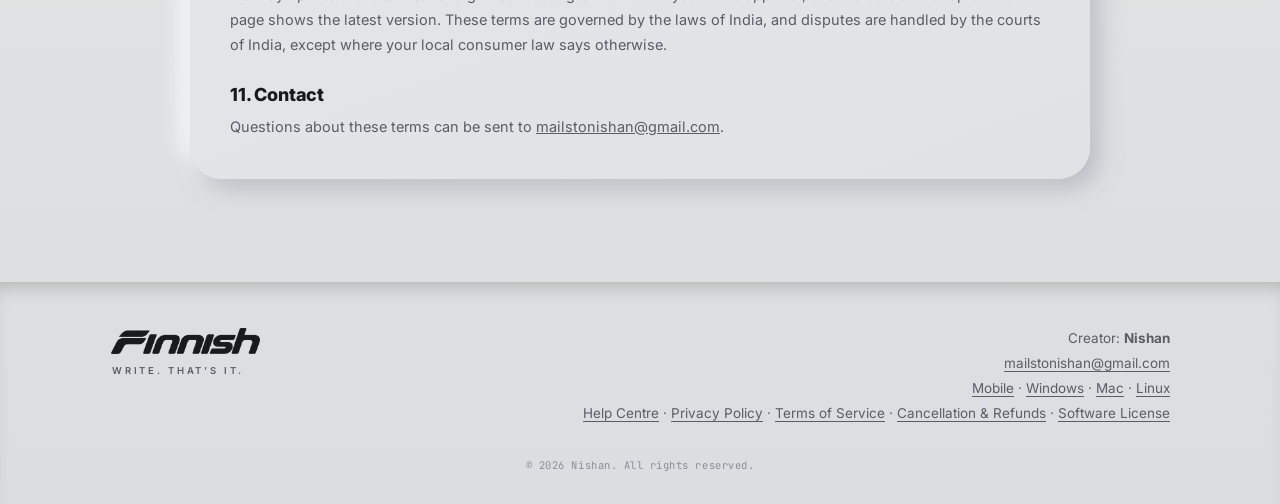
<file: terms.html>
<!doctype html>
<html lang="en">
<head>
<meta charset="utf-8">
<meta name="viewport" content="width=device-width,initial-scale=1,viewport-fit=cover">
<title>Terms of Service — finnish</title>
<meta name="description" content="The terms for using finnish and its website, including the free trial and subscription.">
<link rel="canonical" href="https://nishan-tradeweb.github.io/finnish-site/terms.html">
<meta name="theme-color" content="#e6e7e9" id="tc">
<meta name="application-name" content="finnish">
<meta name="apple-mobile-web-app-capable" content="yes">
<meta name="apple-mobile-web-app-title" content="finnish">
<meta name="mobile-web-app-capable" content="yes">
<meta property="og:type" content="website">
<meta property="og:site_name" content="finnish">
<meta property="og:title" content="Terms of Service — finnish">
<meta property="og:description" content="The terms for using finnish and its website, including the free trial and subscription.">
<meta property="og:url" content="https://nishan-tradeweb.github.io/finnish-site/terms.html">
<meta property="og:image" content="https://nishan-tradeweb.github.io/finnish-site/assets/og.png">
<meta property="og:image:width" content="1200">
<meta property="og:image:height" content="630">
<meta name="twitter:card" content="summary_large_image">
<meta name="twitter:title" content="Terms of Service — finnish">
<meta name="twitter:description" content="The terms for using finnish and its website, including the free trial and subscription.">
<meta name="twitter:image" content="https://nishan-tradeweb.github.io/finnish-site/assets/og.png">
<link rel="icon" href="assets/favicon-64.png">
<link rel="apple-touch-icon" href="assets/apple-touch-icon.png">
<link rel="manifest" href="manifest.webmanifest">
<link rel="preconnect" href="https://fonts.googleapis.com">
<link rel="preconnect" href="https://fonts.gstatic.com" crossorigin>
<link rel="stylesheet" href="https://fonts.googleapis.com/css2?family=Inter:wght@400;500;600;700;800&family=JetBrains+Mono:wght@400;500&display=swap">
<link rel="stylesheet" href="css/style.css">
<script>document.documentElement.className='js';try{if(localStorage.getItem('fn-site')==='dark')document.documentElement.setAttribute('data-site','dark');var L=localStorage.getItem('fn-lang');if(L&&L!=='en'&&/^(hi|fr|es|de|ja|zh|ar)$/.test(L)){var h=document.documentElement;h.lang=L;h.dir=L==='ar'?'rtl':'ltr';h.classList.add('i18n-wait');setTimeout(function(){h.classList.remove('i18n-wait')},2500)}}catch(e){}</script>
</head>
<body data-platform="desktop" class="subpage">

<header class="nav-wrap">
  <nav class="nav" aria-label="Main">
    <a class="brand" href="index.html" aria-label="finnish home"><img class="brand-ico" src="assets/icon-192.png" width="30" height="30" alt="finnish"></a>
    <div class="nav-links">
      <a href="index.html#features">Features</a><a href="index.html#pricing">Pricing</a><a href="index.html#download">Download</a><button class="lgb" id="lgBtn" type="button" aria-haspopup="true" aria-expanded="false" aria-controls="lgMenu" aria-label="Language" title="Language"><svg viewBox="0 0 24 24" width="18" height="18" fill="none" stroke="currentColor" stroke-width="1.7" stroke-linecap="round" stroke-linejoin="round" aria-hidden="true"><circle cx="12" cy="12" r="9"/><path d="M3 12h18M12 3c2.6 2.7 3.9 5.7 3.9 9s-1.3 6.3-3.9 9c-2.6-2.7-3.9-5.7-3.9-9S9.400 5.700 12 3z"/></svg><span class="lgc" data-notr>EN</span></button><button class="dk" id="darkTg" type="button" role="switch" aria-checked="false" aria-label="Matte Dark theme" title="Matte Dark theme"><span class="dk-knob"><svg viewBox="0 0 24 24" width="12" height="12" fill="currentColor" aria-hidden="true"><path d="M20 14.5A8.5 8.5 0 0 1 9.5 4 8.5 8.5 0 1 0 20 14.5z"/></svg></span></button><a href="docs.html">Help</a>
    </div>
  </nav>
</header>

<main id="top" class="container sub">
<header class="sec-head sub-head reveal"><p class="eyebrow">Legal</p><h1 class="sub-h">Terms of Service</h1><p class="lead sm">Last updated: <span data-notr>2026-11-24</span></p></header>
<article class="legal reveal"><section class="lg-sec"><h2><span data-notr>1. </span>Using finnish</h2><p>finnish is a screenplay-writing app created and operated by Nishan, India (“we”). By creating an account or using the app or this website, you agree to these terms. If you do not agree, do not use them. You must be at least 13 years old, or older where local law requires, to create an account.</p></section><section class="lg-sec"><h2><span data-notr>2. </span>Your work</h2><p>You own everything you write. We claim no rights over your scripts. Scripts are stored on your device, so you are responsible for keeping backups. Use Backup and Export regularly.</p></section><section class="lg-sec"><h2><span data-notr>3. </span>Free trial and subscription</h2><ul><li>A 5-day free trial starts when you create an account and verify your email. One trial is available per person.</li><li>After the trial, writing needs a subscription. You can always open, read and export your existing scripts.</li><li>Plans are monthly or annual, renew automatically and are charged by the store you bought from. Prices depend on your country, are the same on every platform, and are shown before you buy. We will tell you before a price change affects you.</li><li>One account works on every platform we support, and a paid plan unlocks all of them.</li><li>Prices are set by your country. Using a VPN or proxy to get another country’s price is not allowed. Subscriptions pause while one is detected, but you can keep using the app.</li></ul></section><section class="lg-sec"><h2><span data-notr>4. </span>Cancelling</h2><p>You can stop renewal at any time in your store’s subscription settings. Stopping renewal ends future charges, and you keep access until the end of the period you have already paid for.</p></section><section class="lg-sec"><h2><span data-notr>5. </span>Refunds</h2><p>Refunds are handled by the store you bought from, under its own rules. See Cancellation &amp; Refunds.</p></section><section class="lg-sec"><h2><span data-notr>6. </span>Translation and other online tools</h2><p>Machine translation and spelling suggestions can be wrong. Always read the result before you use it. Online tools depend on third-party services that can change or stop working without notice.</p></section><section class="lg-sec"><h2><span data-notr>7. </span>Experimental features</h2><p>Some export formats are marked experimental. They are provided “as is”. We recommend checking the result in the destination app.</p></section><section class="lg-sec"><h2><span data-notr>8. </span>Acceptable use</h2><p>Use finnish lawfully. Do not copy, resell, disrupt or reverse-engineer the app or this website, except where the law allows it. Do not share your account. We may suspend an account that breaks these terms.</p></section><section class="lg-sec"><h2><span data-notr>9. </span>No warranty and limit of liability</h2><p>finnish is provided “as is”, without warranties of any kind. To the extent the law allows, we are not liable for lost data, or for indirect or consequential losses arising from use of the app or website. Nothing here removes rights you have under the mandatory consumer laws of your country.</p></section><section class="lg-sec"><h2><span data-notr>10. </span>Changes and governing law</h2><p>We may update these terms. For significant changes we will tell you in the app first, and the date at the top of this page shows the latest version. These terms are governed by the laws of India, and disputes are handled by the courts of India, except where your local consumer law says otherwise.</p></section><section class="lg-sec"><h2><span data-notr>11. </span>Contact</h2><p>Questions about these terms can be sent to <a href="mailto:mailstonishan@gmail.com" data-notr>mailstonishan@gmail.com</a>.</p></section></article>
</main>

<footer class="footer">
  <div class="container foot">
    <div>
      <span class="wm wm-foot" role="img" aria-label="finnish"></span>
      <p class="tag sm">Write. That’s it.</p>
    </div>
    <div class="foot-meta">
      <p>Creator: <b>Nishan</b></p>
      <p><a href="mailto:mailstonishan@gmail.com">mailstonishan@gmail.com</a></p>
      <p><a href="index.html">Mobile</a> · <a href="windows.html">Windows</a> · <a href="mac.html">Mac</a> · <a href="linux.html">Linux</a></p>
      <p><a href="docs.html">Help Centre</a> · <a href="privacy.html">Privacy Policy</a> · <a href="terms.html">Terms of Service</a> · <a href="refunds.html">Cancellation &amp; Refunds</a> · <a href="license.html">Software License</a><button class="linkb" id="pwaInstall" type="button" hidden>Install web app</button></p>
    </div>
  </div>
  <p class="copy container">© <span id="yr">2026</span> Nishan. All rights reserved.</p>
</footer>
<div class="toast" id="toast" role="status" aria-live="polite" data-notr></div>
<ul class="lgm" id="lgMenu" role="menu" aria-label="Language" hidden><li role="none"><button type="button" role="menuitemradio" aria-checked="true" data-lang="en" lang="en" data-notr><span>English</span><i aria-hidden="true">✓</i></button></li><li role="none"><button type="button" role="menuitemradio" aria-checked="false" data-lang="hi" lang="hi" data-notr><span>हिन्दी</span><i aria-hidden="true">✓</i></button></li><li role="none"><button type="button" role="menuitemradio" aria-checked="false" data-lang="fr" lang="fr" data-notr><span>Français</span><i aria-hidden="true">✓</i></button></li><li role="none"><button type="button" role="menuitemradio" aria-checked="false" data-lang="es" lang="es" data-notr><span>Español</span><i aria-hidden="true">✓</i></button></li><li role="none"><button type="button" role="menuitemradio" aria-checked="false" data-lang="de" lang="de" data-notr><span>Deutsch</span><i aria-hidden="true">✓</i></button></li><li role="none"><button type="button" role="menuitemradio" aria-checked="false" data-lang="ja" lang="ja" data-notr><span>日本語</span><i aria-hidden="true">✓</i></button></li><li role="none"><button type="button" role="menuitemradio" aria-checked="false" data-lang="zh" lang="zh" data-notr><span>中文</span><i aria-hidden="true">✓</i></button></li><li role="none"><button type="button" role="menuitemradio" aria-checked="false" data-lang="ar" lang="ar" data-notr><span>العربية</span><i aria-hidden="true">✓</i></button></li></ul>
<script src="js/config.js"></script>
<script src="js/main.js"></script>
</body>
</html>
</file>
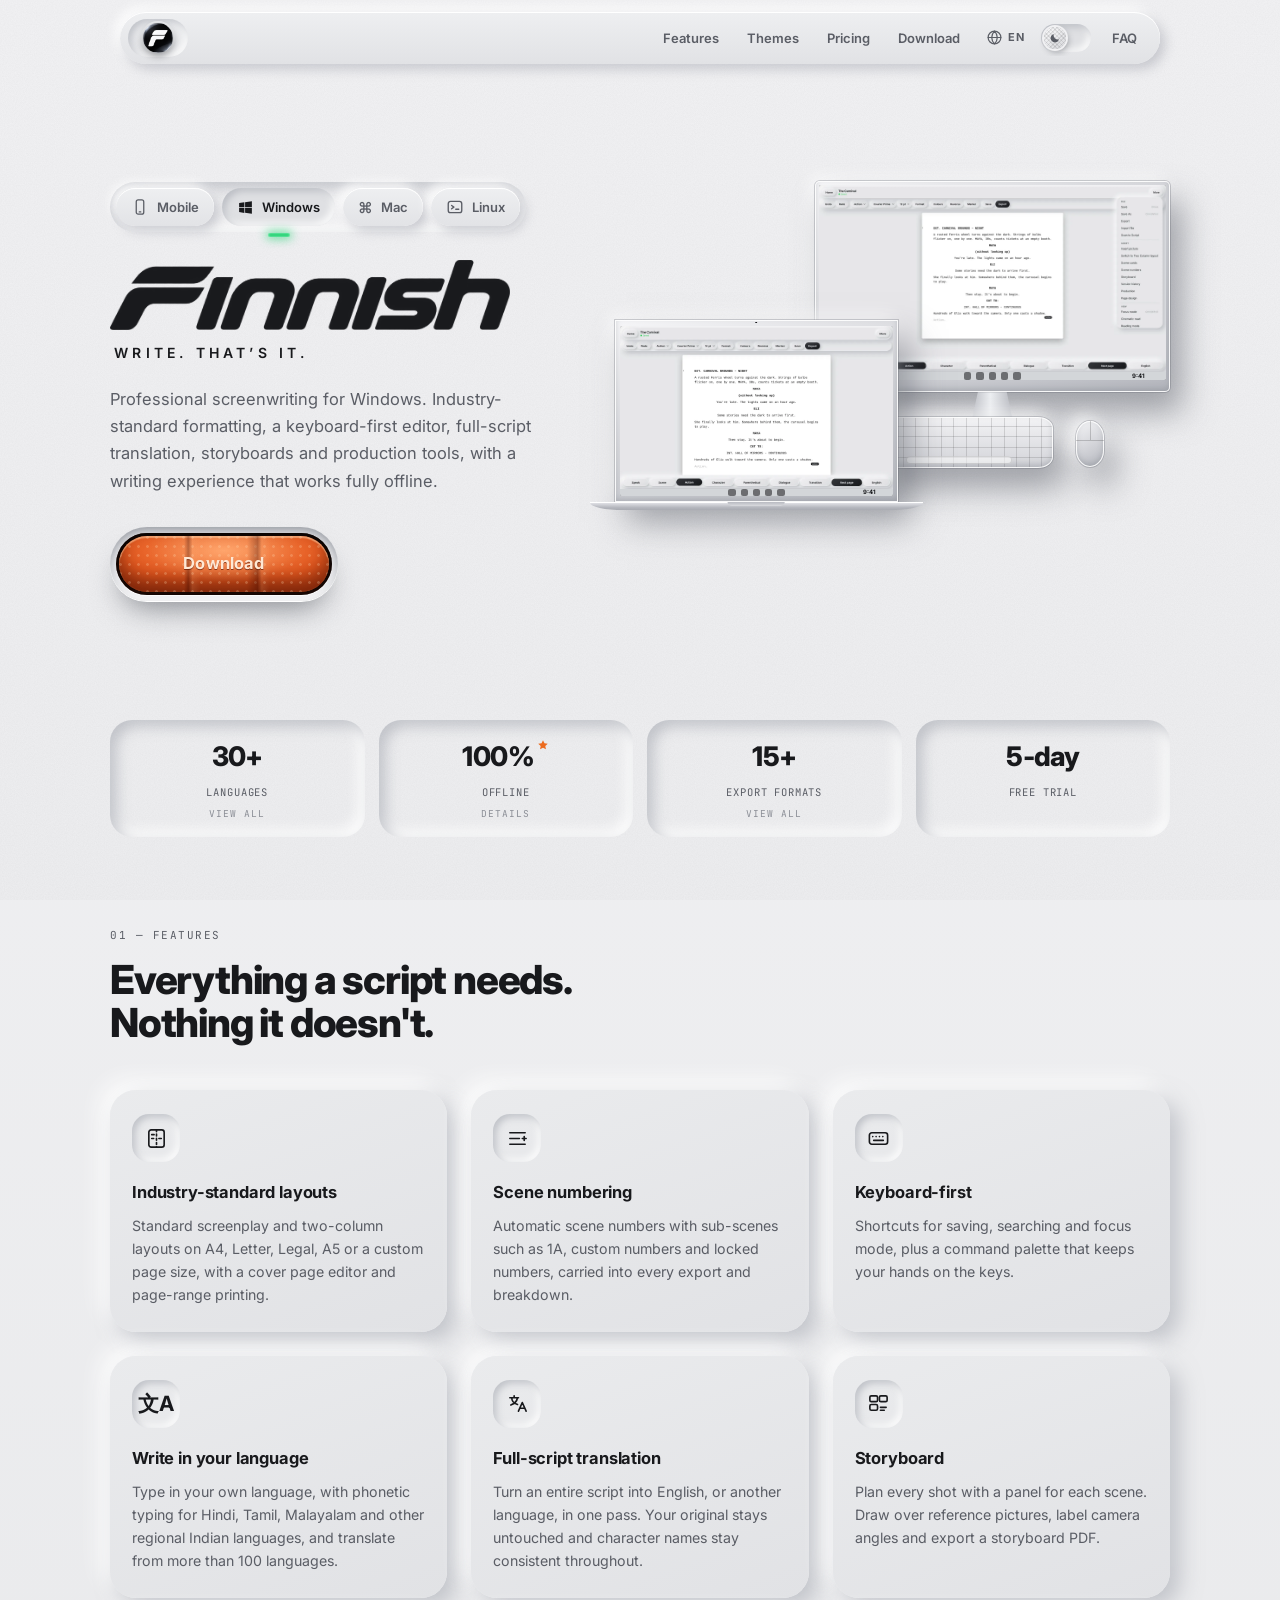
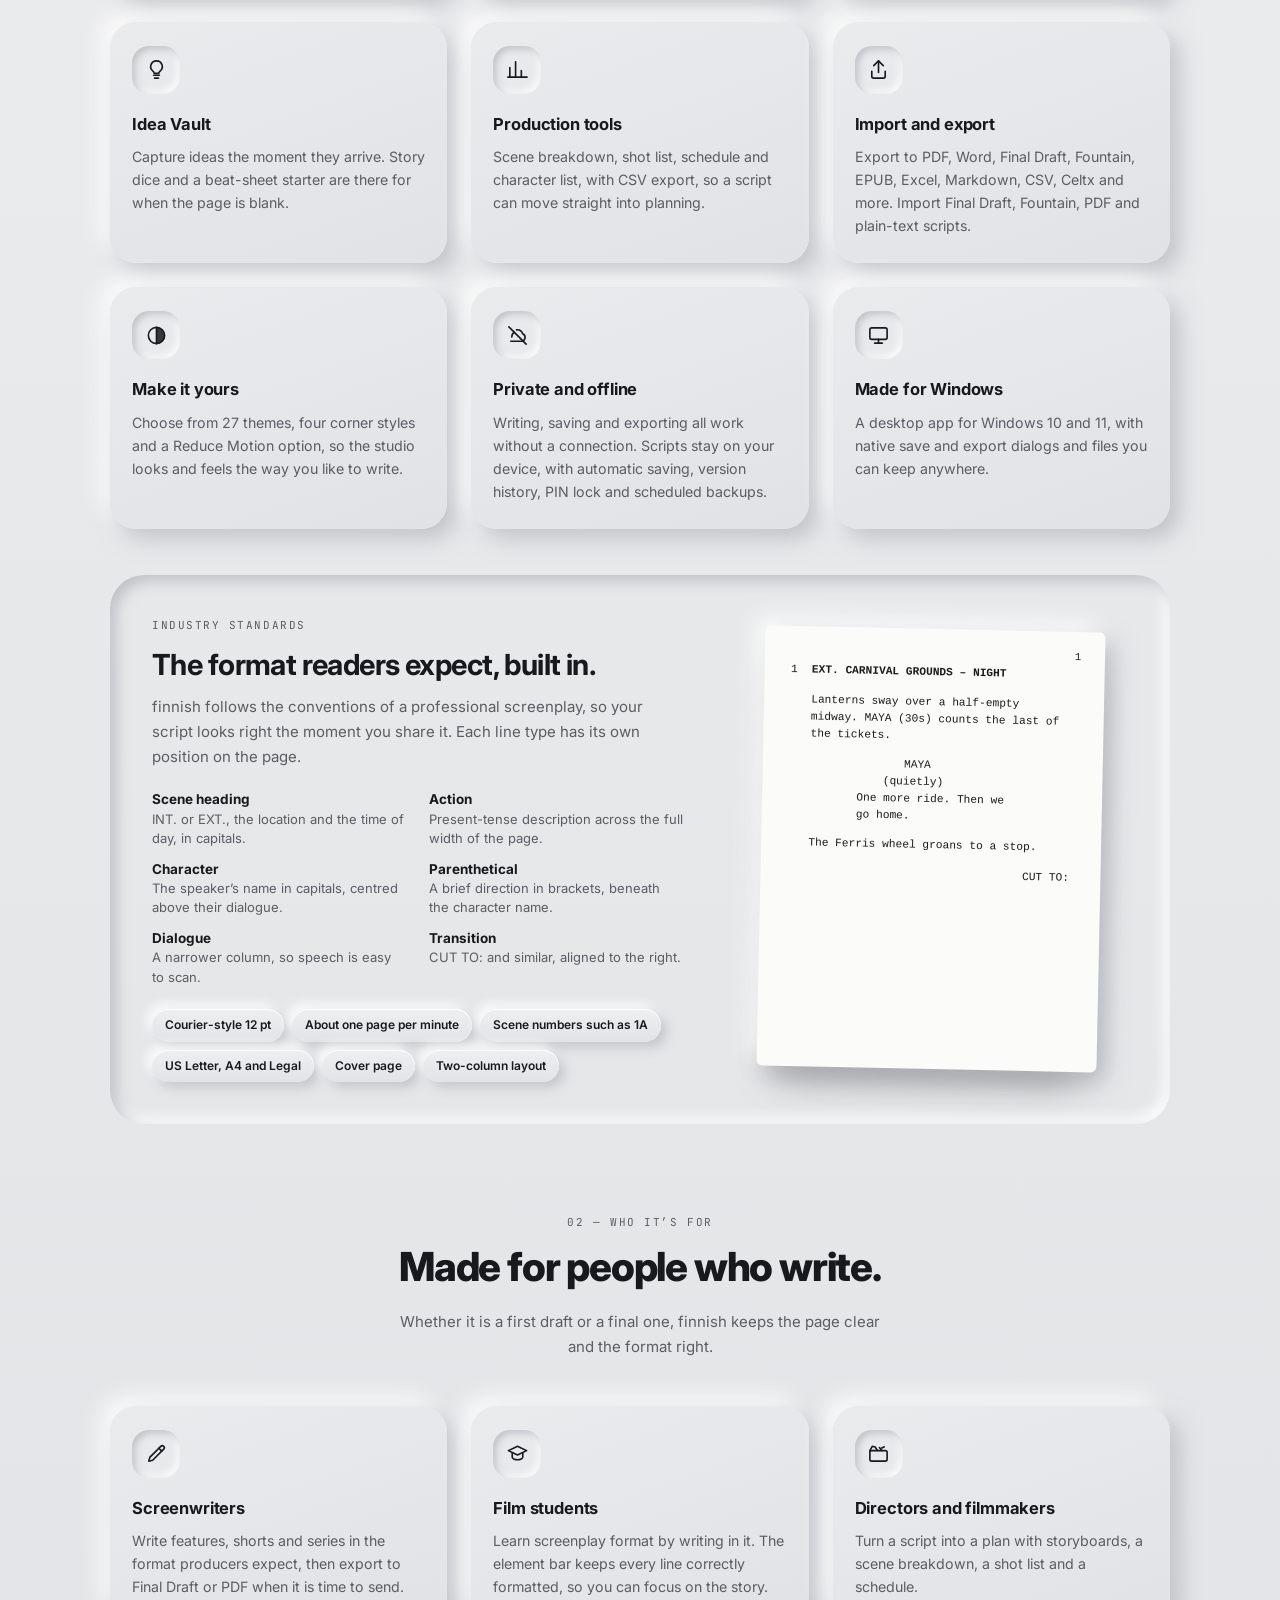
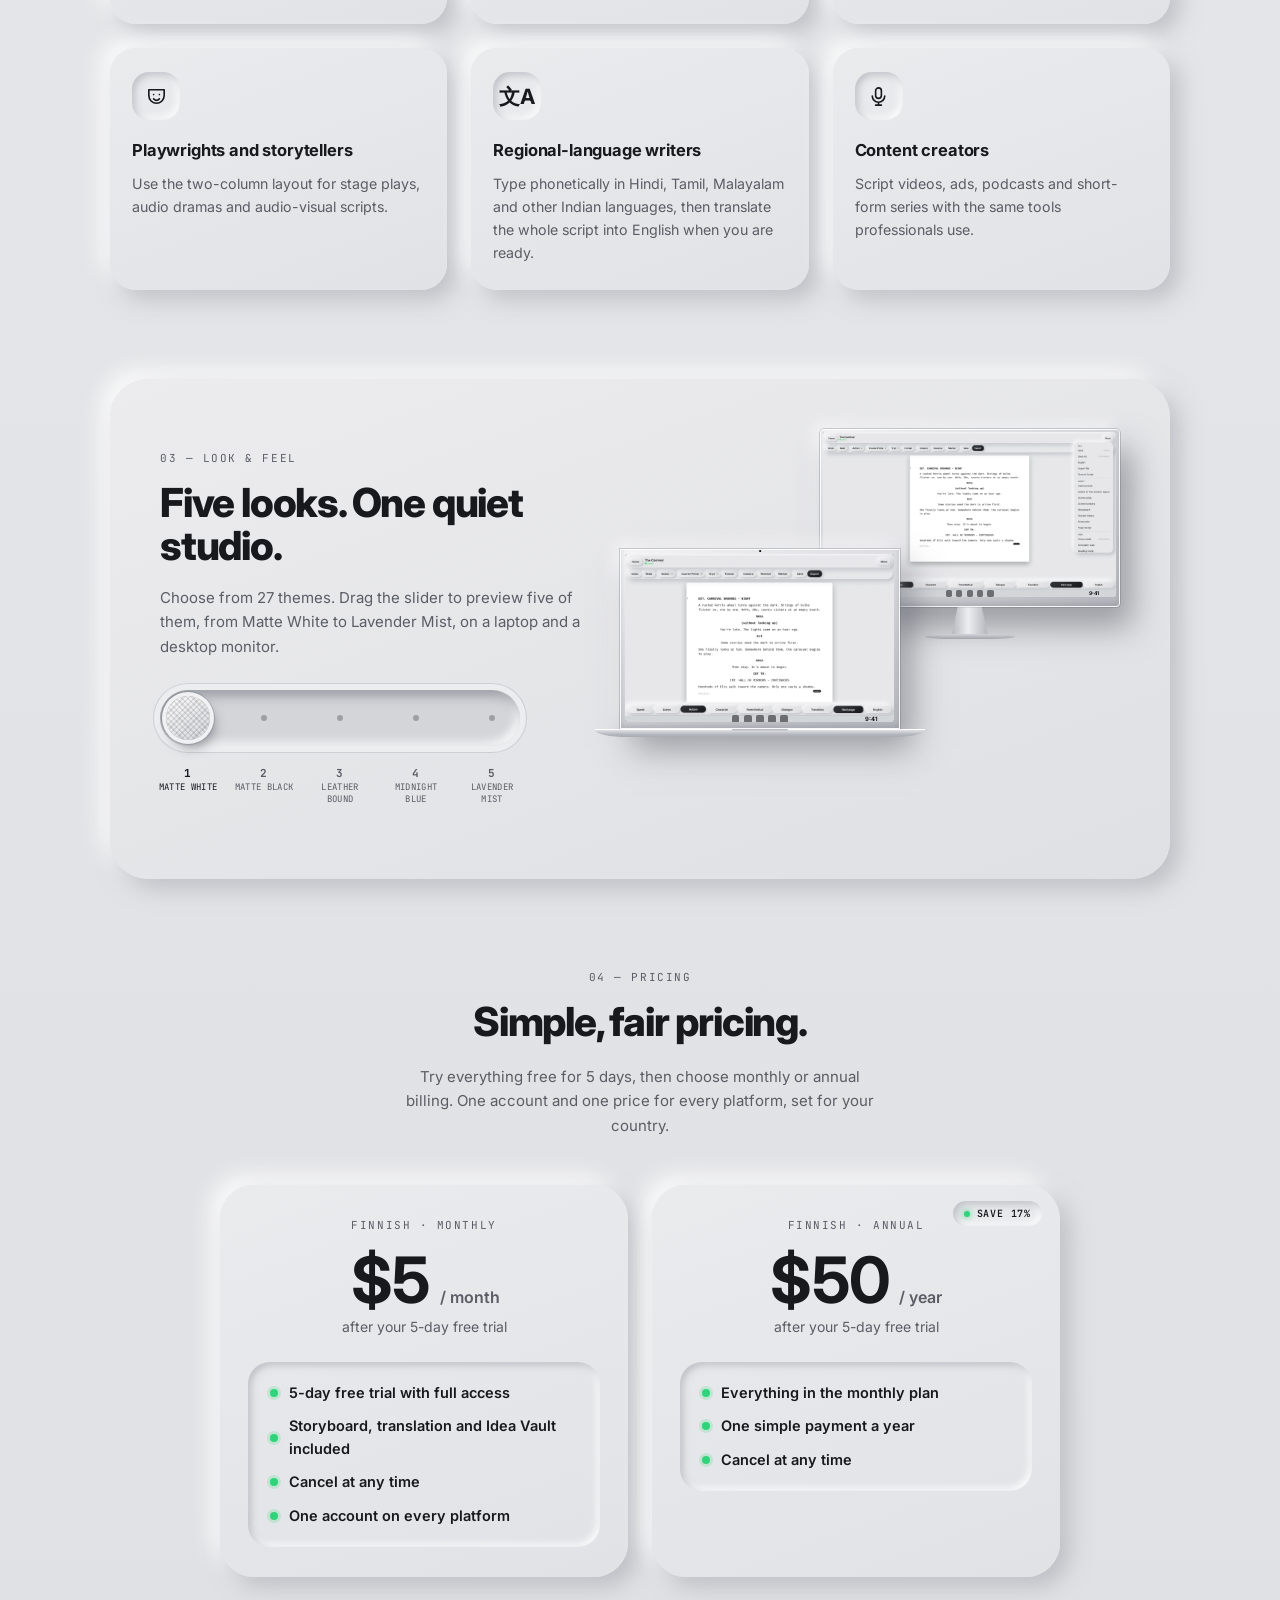
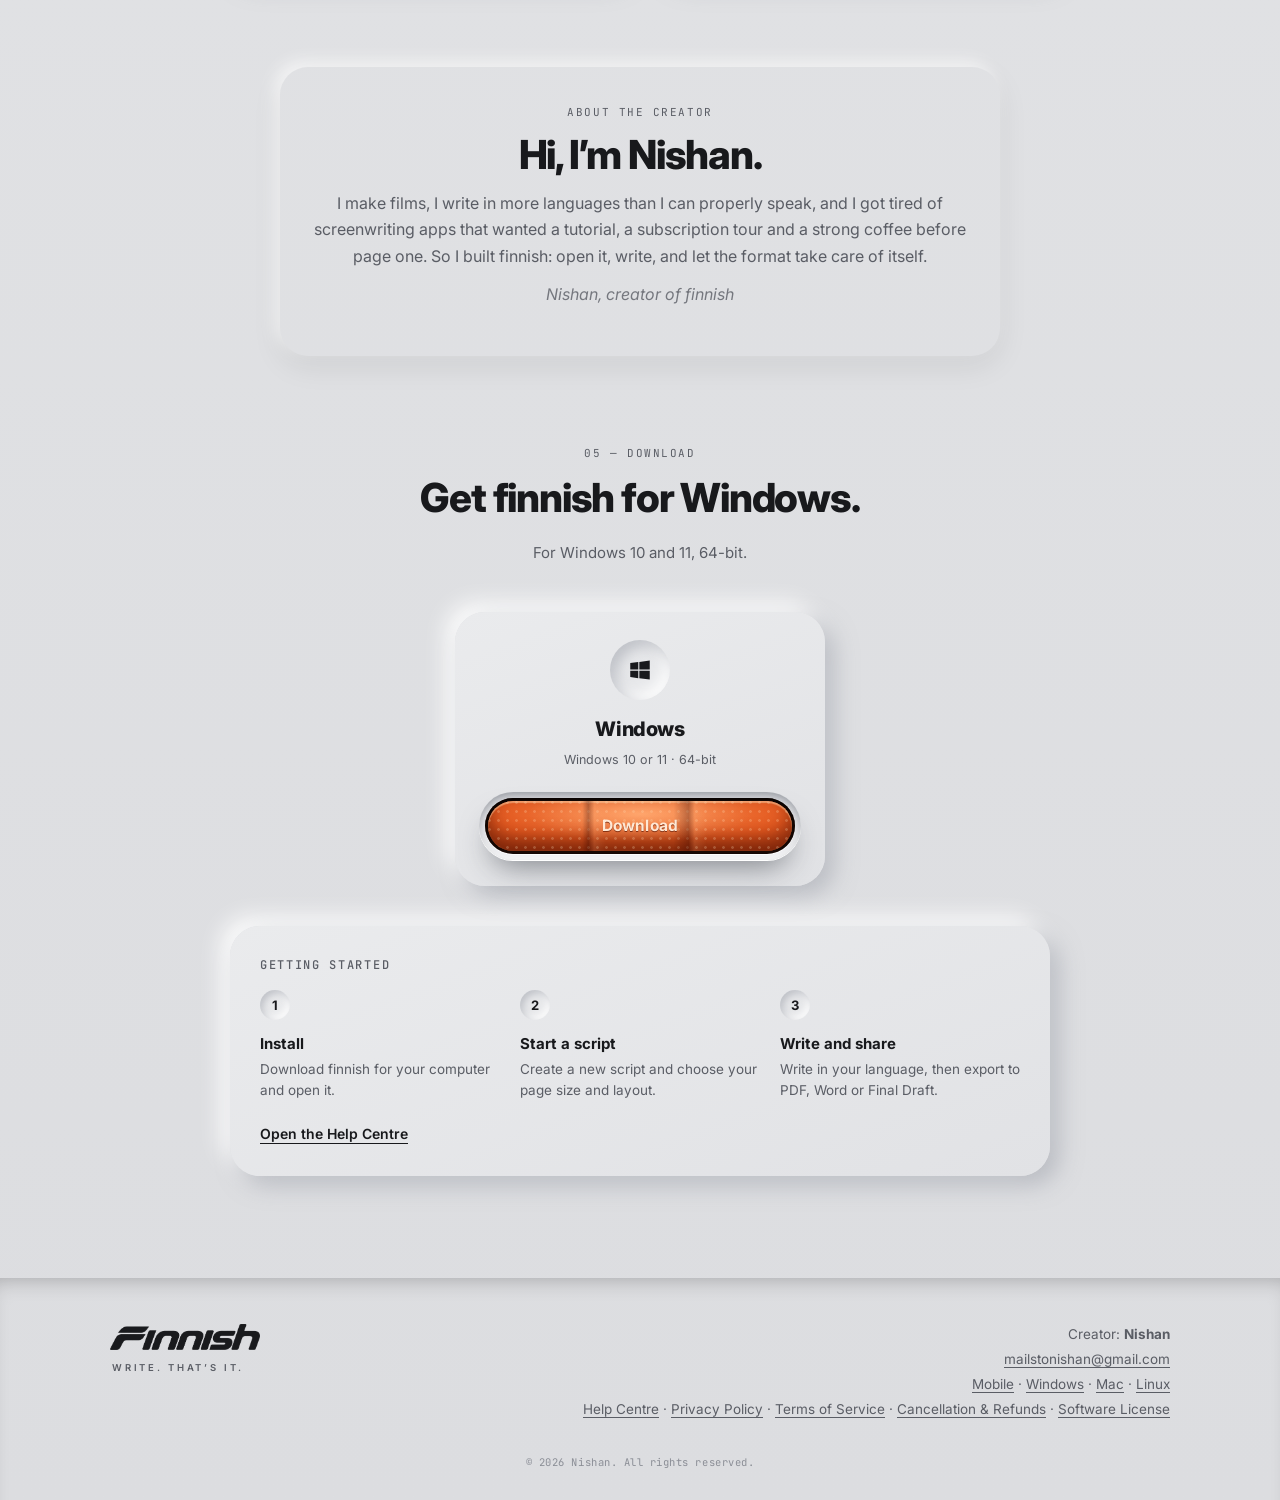
<file: windows.html>
<!doctype html>
<html lang="en">
<head>
<meta charset="utf-8">
<meta name="viewport" content="width=device-width,initial-scale=1,viewport-fit=cover">
<title>finnish for Windows — Write. That’s it.</title>
<meta name="description" content="Professional screenwriting for Windows. Industry-standard formatting, a keyboard-first editor, full-script translation, storyboards and production tools, with a writing experience that works fully offline.">
<link rel="canonical" href="https://nishan-tradeweb.github.io/finnish-site/windows.html">
<meta name="theme-color" content="#e6e7e9" id="tc">
<meta name="application-name" content="finnish">
<meta name="apple-mobile-web-app-capable" content="yes">
<meta name="apple-mobile-web-app-title" content="finnish">
<meta name="mobile-web-app-capable" content="yes">
<meta property="og:type" content="website">
<meta property="og:site_name" content="finnish">
<meta property="og:title" content="finnish for Windows — Write. That’s it.">
<meta property="og:description" content="Professional screenwriting for Windows. Industry-standard formatting, a keyboard-first editor, full-script translation, storyboards and production tools, with a writing experience that works fully offline.">
<meta property="og:url" content="https://nishan-tradeweb.github.io/finnish-site/windows.html">
<meta property="og:image" content="https://nishan-tradeweb.github.io/finnish-site/assets/og-windows.png">
<meta property="og:image:width" content="1200">
<meta property="og:image:height" content="630">
<meta name="twitter:card" content="summary_large_image">
<meta name="twitter:title" content="finnish for Windows — Write. That’s it.">
<meta name="twitter:description" content="Professional screenwriting for Windows. Industry-standard formatting, a keyboard-first editor, full-script translation, storyboards and production tools, with a writing experience that works fully offline.">
<meta name="twitter:image" content="https://nishan-tradeweb.github.io/finnish-site/assets/og-windows.png">
<link rel="icon" href="assets/favicon-64.png">
<link rel="apple-touch-icon" href="assets/apple-touch-icon.png">
<link rel="manifest" href="manifest.webmanifest">
<link rel="preconnect" href="https://fonts.googleapis.com">
<link rel="preconnect" href="https://fonts.gstatic.com" crossorigin>
<link rel="stylesheet" href="https://fonts.googleapis.com/css2?family=Inter:wght@400;500;600;700;800&family=JetBrains+Mono:wght@400;500&display=swap">
<link rel="stylesheet" href="css/style.css">
<script>document.documentElement.className='js';try{if(localStorage.getItem('fn-site')==='dark')document.documentElement.setAttribute('data-site','dark');var L=localStorage.getItem('fn-lang');if(L&&L!=='en'&&/^(hi|fr|es|de|ja|zh|ar)$/.test(L)){var h=document.documentElement;h.lang=L;h.dir=L==='ar'?'rtl':'ltr';h.classList.add('i18n-wait');setTimeout(function(){h.classList.remove('i18n-wait')},2500)}}catch(e){}</script>
<script type="application/ld+json">{"@context": "https://schema.org", "@type": "SoftwareApplication", "name": "finnish", "alternateName": "finnish Screenplay Writer", "description": "Professional screenwriting for Windows. Industry-standard formatting, a keyboard-first editor, full-script translation, storyboards and production tools, with a writing experience that works fully offline.", "url": "https://nishan-tradeweb.github.io/finnish-site/windows.html", "applicationCategory": "MultimediaApplication", "applicationSubCategory": "Screenwriting software", "operatingSystem": "Windows 10, Windows 11", "softwareVersion": "1.0.0", "inLanguage": "en", "image": "https://nishan-tradeweb.github.io/finnish-site/assets/og-windows.png", "screenshot": "https://nishan-tradeweb.github.io/finnish-site/assets/og-windows.png", "author": {"@type": "Person", "name": "Nishan", "email": "mailstonishan@gmail.com"}, "offers": {"@type": "Offer", "price": "5.00", "priceCurrency": "USD", "description": "5-day free trial, then a monthly or annual subscription priced for your region"}, "featureList": ["Industry-standard screenplay formatting", "Scene numbering", "Full-script translation", "Storyboard", "Idea Vault", "Scan to Script", "Export to PDF, Word, Final Draft, Fountain and more", "Works offline"]}</script>
</head>
<body data-platform="desktop">

<header class="nav-wrap">
  <nav class="nav" aria-label="Main">
    <a class="brand" href="#top" aria-label="finnish home"><img class="brand-ico" src="assets/icon-192.png" width="30" height="30" alt="finnish"></a>
    <div class="nav-links">
      <a href="#features">Features</a><a href="#looks">Themes</a><a href="#pricing">Pricing</a><a href="#download">Download</a><button class="lgb" id="lgBtn" type="button" aria-haspopup="true" aria-expanded="false" aria-controls="lgMenu" aria-label="Language" title="Language"><svg viewBox="0 0 24 24" width="18" height="18" fill="none" stroke="currentColor" stroke-width="1.7" stroke-linecap="round" stroke-linejoin="round" aria-hidden="true"><circle cx="12" cy="12" r="9"/><path d="M3 12h18M12 3c2.6 2.7 3.9 5.7 3.9 9s-1.3 6.3-3.9 9c-2.6-2.7-3.9-5.7-3.9-9S9.400 5.700 12 3z"/></svg><span class="lgc" data-notr>EN</span></button><button class="dk" id="darkTg" type="button" role="switch" aria-checked="false" aria-label="Matte Dark theme" title="Matte Dark theme"><span class="dk-knob"><svg viewBox="0 0 24 24" width="12" height="12" fill="currentColor" aria-hidden="true"><path d="M20 14.5A8.5 8.5 0 0 1 9.5 4 8.5 8.5 0 1 0 20 14.5z"/></svg></span></button><button class="navb" type="button" data-open="mFaq">FAQ</button>
    </div>
  </nav>
</header>

<main id="top">

<section class="hero container">
  <div class="hero-copy reveal">
    <nav class="sw" aria-label="Platform"><a href="index.html"><svg viewBox="0 0 24 24" width="18" height="18" fill="none" stroke="currentColor" stroke-width="1.7" stroke-linecap="round" stroke-linejoin="round" aria-hidden="true"><rect x="7" y="2.5" width="10" height="19" rx="2.6"/><path d="M11 18.5h2"/></svg><span>Mobile</span></a><a href="windows.html" class=on aria-current=page><svg viewBox="0 0 24 24" width="17" height="17" fill="currentColor" aria-hidden="true"><path d="M3 5.6l7.4-1v7H3zM11.4 4.5L21 3.2v8.4h-9.6zM3 12.6h7.4v7L3 18.4zM11.4 12.6H21v8.2l-9.6-1.3z"/></svg><span>Windows</span></a><a href="mac.html"><span class="cmd" aria-hidden="true">⌘</span><span>Mac</span></a><a href="linux.html"><svg viewBox="0 0 24 24" width="18" height="18" fill="none" stroke="currentColor" stroke-width="1.8" stroke-linecap="round" stroke-linejoin="round" aria-hidden="true"><rect x="3" y="4.5" width="18" height="15" rx="3"/><path d="M7.5 10l3 2.2-3 2.2M13 15h4"/></svg><span>Linux</span></a></nav>
    <h1 class="hero-h">
      <span class="wm wm-hero" role="img" aria-label="finnish"></span>
      <span class="tag">Write. That’s it.</span>
    </h1>
    <p class="lead">Professional screenwriting for Windows. Industry-standard formatting, a keyboard-first editor, full-script translation, storyboards and production tools, with a writing experience that works fully offline.</p>
    <div class="cta-row"><a class="dl" data-dl="scroll" href="#download" ><span class="dl-bezel"><span class="dl-well"><span class="dl-puff"><span class="dl-txt">Download</span></span></span></span></a></div>
  </div>
  <div class="hero-art reveal" aria-hidden="true"><div class="cluster c-windows"><div class="dev mon fl " style="--dw:64;--x:36;--y:0;--z:1;--fs:0.017;--fd:0s;--sbg-0:#d3d6d9;--sfg-0:#18191c;"><div class="body"><div class="scr" style="--ar:1.7778;--bh:4.44%"><i class="bar bot"><b style="visibility:hidden">9:41</b><span class="ic"><s></s><s></s><s></s><s></s><s></s></span><b>9:41</b></i><img class="bot t0" src="assets/shots/d-menu-t0.webp" alt="" loading="lazy"></div></div><span class="neck"></span><span class="foot"></span></div><div class="dev kb" style="--dw:34;--x:45;--y:56;--z:2"><div class="body"></div></div><div class="dev mouse" style="--dw:5.2;--x:83;--y:57;--z:2"><div class="body"></div></div><div class="dev lap fl " style="--dw:51;--x:0;--y:33;--z:3;--fs:0.021;--fd:-3s;--sbg-0:#d3d6d9;--sfg-0:#18191c;"><div class="body"><i class="cam"></i><div class="scr" style="--ar:1.6000;--bh:4.0%"><i class="bar bot"><b style="visibility:hidden">9:41</b><span class="ic"><s></s><s></s><s></s><s></s><s></s></span><b>9:41</b></i><img class="bot t0" src="assets/shots/l-edit-t0.webp" alt="" loading="lazy"></div></div><span class="base"></span></div></div></div>
</section>

<section class="container stats reveal" aria-label="At a glance">
  <button class="stat btn-stat" type="button" data-open="mLang"><b dir="ltr">30+</b><span>Languages</span><i aria-hidden="true">View all</i></button>
  <button class="stat btn-stat" type="button" data-open="mOff" aria-label="100% offline. What works offline and what does not."><b dir="ltr">100%<svg class="star" viewBox="0 0 24 24" width="13" height="13" fill="currentColor" aria-hidden="true"><path d="M12 2.5l2.9 6.1 6.6.8-4.9 4.6 1.3 6.6L12 17.300 6.100 20.600l1.300-6.600L2.500 9.400l6.600-.8z"/></svg></b><span>Offline</span><i aria-hidden="true">Details</i></button>
  <button class="stat btn-stat" type="button" data-open="mFmt"><b dir="ltr">15+</b><span>Export formats</span><i aria-hidden="true">View all</i></button>
  <div class="stat"><b>5-day</b><span>Free trial</span></div>
</section>

<section id="features" class="container section">
  <header class="sec-head reveal">
    <p class="eyebrow"><span data-notr>01 — </span>Features</p>
    <h2>Everything a script needs.<br>Nothing it doesn't.</h2>
  </header>
  <div class="grid"><article class="card reveal"><div class="ico"><svg viewBox="0 0 24 24" width="26" height="26" fill="none" stroke="currentColor" stroke-width="1.7" stroke-linecap="round" stroke-linejoin="round" aria-hidden="true"><rect x="4" y="3" width="16" height="18" rx="2.5"/><path d="M12 3v18" stroke-dasharray="2 2.4"/><path d="M7 8h2.5M14.5 12H17M7 12h2"/></svg></div><h3>Industry-standard layouts</h3><p>Standard screenplay and two-column layouts on A4, Letter, Legal, A5 or a custom page size, with a cover page editor and page-range printing.</p></article><article class="card reveal"><div class="ico"><svg viewBox="0 0 24 24" width="26" height="26" fill="none" stroke="currentColor" stroke-width="1.7" stroke-linecap="round" stroke-linejoin="round" aria-hidden="true"><path d="M4 6h16M4 12h10M4 18h16"/><path d="M19 10v4M17 12h4"/></svg></div><h3>Scene numbering</h3><p>Automatic scene numbers with sub-scenes such as 1A, custom numbers and locked numbers, carried into every export and breakdown.</p></article><article class="card reveal"><div class="ico"><svg viewBox="0 0 24 24" width="26" height="26" fill="none" stroke="currentColor" stroke-width="1.7" stroke-linecap="round" stroke-linejoin="round" aria-hidden="true"><rect x="2.5" y="6" width="19" height="12" rx="2.5"/><path d="M6 10h.01M9.5 10h.01M13 10h.01M16.5 10h.01M7 14h10"/></svg></div><h3>Keyboard-first</h3><p>Shortcuts for saving, searching and focus mode, plus a command palette that keeps your hands on the keys.</p></article><article class="card reveal"><div class="ico"><span class="g" aria-hidden="true">文A</span></div><h3>Write in your language</h3><p>Type in your own language, with phonetic typing for Hindi, Tamil, Malayalam and other regional Indian languages, and translate from more than 100 languages.</p></article><article class="card reveal"><div class="ico"><svg viewBox="0 0 24 24" width="26" height="26" fill="none" stroke="currentColor" stroke-width="1.7" stroke-linecap="round" stroke-linejoin="round" aria-hidden="true"><path d="M4 6h9M8.5 4v2M6 6c0 3.5 2.5 6 6 7M12 6c-.5 3-3 6-7 7.5"/><path d="M13 20l4-9 4 9M14.4 17h5.2"/></svg></div><h3>Full-script translation</h3><p>Turn an entire script into English, or another language, in one pass. Your original stays untouched and character names stay consistent throughout.</p></article><article class="card reveal"><div class="ico"><svg viewBox="0 0 24 24" width="26" height="26" fill="none" stroke="currentColor" stroke-width="1.7" stroke-linecap="round" stroke-linejoin="round" aria-hidden="true"><rect x="3" y="4" width="8" height="6" rx="1.5"/><rect x="13" y="4" width="8" height="6" rx="1.5"/><rect x="3" y="13" width="8" height="6" rx="1.5"/><path d="M14 16h6M14 19h4"/></svg></div><h3>Storyboard</h3><p>Plan every shot with a panel for each scene. Draw over reference pictures, label camera angles and export a storyboard PDF.</p></article><article class="card reveal"><div class="ico"><svg viewBox="0 0 24 24" width="26" height="26" fill="none" stroke="currentColor" stroke-width="1.7" stroke-linecap="round" stroke-linejoin="round" aria-hidden="true"><path d="M9 18h6M10 21h4"/><path d="M12 3a6 6 0 0 0-3.5 10.9c.6.5 1 1.2 1 2V16h5v-.1c0-.8.4-1.5 1-2A6 6 0 0 0 12 3z"/></svg></div><h3>Idea Vault</h3><p>Capture ideas the moment they arrive. Story dice and a beat-sheet starter are there for when the page is blank.</p></article><article class="card reveal"><div class="ico"><svg viewBox="0 0 24 24" width="26" height="26" fill="none" stroke="currentColor" stroke-width="1.7" stroke-linecap="round" stroke-linejoin="round" aria-hidden="true"><path d="M4 20V10M10 20V4M16 20v-7M22 20H2"/></svg></div><h3>Production tools</h3><p>Scene breakdown, shot list, schedule and character list, with CSV export, so a script can move straight into planning.</p></article><article class="card reveal"><div class="ico"><svg viewBox="0 0 24 24" width="26" height="26" fill="none" stroke="currentColor" stroke-width="1.7" stroke-linecap="round" stroke-linejoin="round" aria-hidden="true"><path d="M12 3v12"/><path d="M7 8l5-5 5 5"/><path d="M5 14v5a2 2 0 0 0 2 2h10a2 2 0 0 0 2-2v-5"/></svg></div><h3>Import and export</h3><p>Export to PDF, Word, Final Draft, Fountain, EPUB, Excel, Markdown, CSV, Celtx and more. Import Final Draft, Fountain, PDF and plain-text scripts.</p></article><article class="card reveal"><div class="ico"><svg viewBox="0 0 24 24" width="26" height="26" fill="none" stroke="currentColor" stroke-width="1.7" stroke-linecap="round" stroke-linejoin="round" aria-hidden="true"><circle cx="12" cy="12" r="8.5"/><path d="M12 3.5v17"/><path d="M12 3.5a8.5 8.5 0 0 1 0 17z" fill="currentColor" stroke="none" opacity=".85"/></svg></div><h3>Make it yours</h3><p>Choose from 27 themes, four corner styles and a Reduce Motion option, so the studio looks and feels the way you like to write.</p></article><article class="card reveal"><div class="ico"><svg viewBox="0 0 24 24" width="26" height="26" fill="none" stroke="currentColor" stroke-width="1.7" stroke-linecap="round" stroke-linejoin="round" aria-hidden="true"><path d="M3 3l18 18"/><path d="M8.5 8.6A6 6 0 0 0 6 13.5M5 18h11a4 4 0 0 0 1.4-7.7A6 6 0 0 0 11 6.1"/></svg></div><h3>Private and offline</h3><p>Writing, saving and exporting all work without a connection. Scripts stay on your device, with automatic saving, version history, PIN lock and scheduled backups.</p></article><article class="card reveal"><div class="ico"><svg viewBox="0 0 24 24" width="26" height="26" fill="none" stroke="currentColor" stroke-width="1.7" stroke-linecap="round" stroke-linejoin="round" aria-hidden="true"><rect x="3" y="4" width="18" height="12" rx="2"/><path d="M8 20h8M12 16v4"/></svg></div><h3>Made for Windows</h3><p>A desktop app for Windows 10 and 11, with native save and export dialogs and files you can keep anywhere.</p></article></div>
  <div class="std reveal" id="standards">
    <div class="std-copy">
      <p class="eyebrow">Industry standards</p>
      <h3>The format readers expect, built in.</h3>
      <p>finnish follows the conventions of a professional screenplay, so your script looks right the moment you share it. Each line type has its own position on the page.</p>
      <ul class="std-list"><li><b>Scene heading</b><span>INT. or EXT., the location and the time of day, in capitals.</span></li><li><b>Action</b><span>Present-tense description across the full width of the page.</span></li><li><b>Character</b><span>The speaker’s name in capitals, centred above their dialogue.</span></li><li><b>Parenthetical</b><span>A brief direction in brackets, beneath the character name.</span></li><li><b>Dialogue</b><span>A narrower column, so speech is easy to scan.</span></li><li><b>Transition</b><span>CUT TO: and similar, aligned to the right.</span></li></ul>
      <div class="std-chips pills"><span>Courier-style 12 pt</span><span>About one page per minute</span><span>Scene numbers such as 1A</span><span>US Letter, A4 and Legal</span><span>Cover page</span><span>Two-column layout</span></div>
    </div>
    <div class="paper" aria-hidden="true" data-notr><span class="pg">1</span>
      <p class="sc"><i>1</i>EXT. CARNIVAL GROUNDS – NIGHT</p>
      <p class="ac">Lanterns sway over a half-empty midway. MAYA (30s) counts the last of the tickets.</p>
      <p class="ch">MAYA</p><p class="pa">(quietly)</p><p class="di">One more ride. Then we go home.</p>
      <p class="ac">The Ferris wheel groans to a stop.</p>
      <p class="tr">CUT TO:</p>
    </div>
  </div>
</section>

<section id="who" class="container section">
  <header class="sec-head center reveal">
    <p class="eyebrow"><span data-notr>02 — </span>Who it’s for</p>
    <h2>Made for people who write.</h2>
    <p class="lead sm">Whether it is a first draft or a final one, finnish keeps the page clear and the format right.</p>
  </header>
  <div class="grid who"><article class="card reveal"><div class="ico"><svg viewBox="0 0 24 24" width="26" height="26" fill="none" stroke="currentColor" stroke-width="1.7" stroke-linecap="round" stroke-linejoin="round" aria-hidden="true"><path d="M4 20l1-4L16.500 4.500a2.100 2.100 0 0 1 3 3L8 19z"/><path d="M14.500 6.500l3 3"/></svg></div><h3>Screenwriters</h3><p>Write features, shorts and series in the format producers expect, then export to Final Draft or PDF when it is time to send.</p></article><article class="card reveal"><div class="ico"><svg viewBox="0 0 24 24" width="26" height="26" fill="none" stroke="currentColor" stroke-width="1.7" stroke-linecap="round" stroke-linejoin="round" aria-hidden="true"><path d="M2.500 9L12 4.500 21.500 9 12 13.500z"/><path d="M6.500 11.200V16c0 1.200 2.500 2.500 5.500 2.500s5.500-1.300 5.500-2.500v-4.800"/></svg></div><h3>Film students</h3><p>Learn screenplay format by writing in it. The element bar keeps every line correctly formatted, so you can focus on the story.</p></article><article class="card reveal"><div class="ico"><svg viewBox="0 0 24 24" width="26" height="26" fill="none" stroke="currentColor" stroke-width="1.7" stroke-linecap="round" stroke-linejoin="round" aria-hidden="true"><rect x="3" y="9" width="18" height="11" rx="2"/><path d="M3 9l2.500-4.500 3 .8M8.500 5.300L11 9M13 5.800L15.500 9M15.500 6.200L18 5"/></svg></div><h3>Directors and filmmakers</h3><p>Turn a script into a plan with storyboards, a scene breakdown, a shot list and a schedule.</p></article><article class="card reveal"><div class="ico"><svg viewBox="0 0 24 24" width="26" height="26" fill="none" stroke="currentColor" stroke-width="1.7" stroke-linecap="round" stroke-linejoin="round" aria-hidden="true"><path d="M4 5h16v6a8 8 0 0 1-16 0z"/><path d="M9 10v.01M15 10v.01M9 14.500c1 1 2 1.500 3 1.500s2-.5 3-1.500"/></svg></div><h3>Playwrights and storytellers</h3><p>Use the two-column layout for stage plays, audio dramas and audio-visual scripts.</p></article><article class="card reveal"><div class="ico"><span class="g" aria-hidden="true">文A</span></div><h3>Regional-language writers</h3><p>Type phonetically in Hindi, Tamil, Malayalam and other Indian languages, then translate the whole script into English when you are ready.</p></article><article class="card reveal"><div class="ico"><svg viewBox="0 0 24 24" width="26" height="26" fill="none" stroke="currentColor" stroke-width="1.7" stroke-linecap="round" stroke-linejoin="round" aria-hidden="true"><rect x="9" y="3" width="6" height="11" rx="3"/><path d="M5.500 11.500a6.500 6.500 0 0 0 13 0M12 18v3M9 21h6"/></svg></div><h3>Content creators</h3><p>Script videos, ads, podcasts and short-form series with the same tools professionals use.</p></article></div>
</section>


<section id="looks" class="container section">
  <div class="stage" id="stage" data-t="0">
    <div class="stage-copy reveal">
      <p class="eyebrow"><span data-notr>03 — </span>Look &amp; feel</p>
      <h2>Five looks. One quiet studio.</h2>
      <p class="lead sm">Choose from 27 themes. Drag the slider to preview five of them, from Matte White to Lavender Mist, on a laptop and a desktop monitor.</p>
      <div class="tsl-wrap">
        <div class="tsl" id="themeSl" role="slider" tabindex="0" aria-label="Preview theme" aria-valuemin="1" aria-valuemax="5" aria-valuenow="1" aria-valuetext="Matte White" style="--p:0">
          <i style="--k:0"></i><i style="--k:1"></i><i style="--k:2"></i><i style="--k:3"></i><i style="--k:4"></i><span class="tsl-knob"></span>
        </div>
        <div class="tsl-labs"><button type="button" data-i="0" style="--k:0"><b>1</b>Matte White</button><button type="button" data-i="1" style="--k:1"><b>2</b>Matte Black</button><button type="button" data-i="2" style="--k:2"><b>3</b>Leather Bound</button><button type="button" data-i="3" style="--k:3"><b>4</b>Midnight Blue</button><button type="button" data-i="4" style="--k:4"><b>5</b>Lavender Mist</button></div>
      </div>
    </div>
    <div class="stage-art reveal" aria-hidden="true"><div class="cluster"><div class="dev mon " style="--dw:60;--x:40;--y:0;--z:1;--fs:0.017;--sbg-0:#d3d6d9;--sfg-0:#18191c;--sbg-1:#18181b;--sfg-1:#f1f1f3;--sbg-2:#160f0c;--sfg-2:#f1f1f3;--sbg-3:#131b2d;--sfg-3:#f1f1f3;--sbg-4:#d1cae5;--sfg-4:#18191c;"><div class="body"><div class="scr" style="--ar:1.7778;--bh:4.44%"><i class="bar bot"><b style="visibility:hidden">9:41</b><span class="ic"><s></s><s></s><s></s><s></s><s></s></span><b>9:41</b></i><img class="bot t0" src="assets/shots/d-menu-t0.webp" alt="" loading="lazy"><img class="bot t1" src="assets/shots/d-menu-t1.webp" alt="" loading="lazy"><img class="bot t2" src="assets/shots/d-menu-t2.webp" alt="" loading="lazy"><img class="bot t3" src="assets/shots/d-menu-t3.webp" alt="" loading="lazy"><img class="bot t4" src="assets/shots/d-menu-t4.webp" alt="" loading="lazy"></div></div><span class="neck"></span><span class="foot"></span></div><div class="dev lap " style="--dw:56;--x:0;--y:30;--z:2;--fs:0.021;--sbg-0:#d3d6d9;--sfg-0:#18191c;--sbg-1:#18191b;--sfg-1:#f1f1f3;--sbg-2:#160f0c;--sfg-2:#f1f1f3;--sbg-3:#141c2d;--sfg-3:#f1f1f3;--sbg-4:#d2cce6;--sfg-4:#18191c;"><div class="body"><i class="cam"></i><div class="scr" style="--ar:1.6000;--bh:4.0%"><i class="bar bot"><b style="visibility:hidden">9:41</b><span class="ic"><s></s><s></s><s></s><s></s><s></s></span><b>9:41</b></i><img class="bot t0" src="assets/shots/l-edit-t0.webp" alt="" loading="lazy"><img class="bot t1" src="assets/shots/l-edit-t1.webp" alt="" loading="lazy"><img class="bot t2" src="assets/shots/l-edit-t2.webp" alt="" loading="lazy"><img class="bot t3" src="assets/shots/l-edit-t3.webp" alt="" loading="lazy"><img class="bot t4" src="assets/shots/l-edit-t4.webp" alt="" loading="lazy"></div></div><span class="base"></span></div></div></div>
  </div>
</section>

<section id="pricing" class="container section">
  <header class="sec-head center reveal">
    <p class="eyebrow"><span data-notr>04 — </span>Pricing</p>
    <h2>Simple, fair pricing.</h2>
    <p class="lead sm">Try everything free for 5 days, then choose monthly or annual billing. One account and one price for every platform, set for your country.</p>
  </header>
  <div class="price-row">
    <div class="price-card reveal">
      <p class="price-lab">finnish · Monthly</p>
      <p class="price-num"><b id="priceNum" aria-live="polite" data-notr>&nbsp;</b><span>/ month</span></p>
      <p class="price-note">after your 5-day free trial</p>
      <ul class="price-list">
        <li>5-day free trial with full access</li>
        <li>Storyboard, translation and Idea Vault included</li>
        <li>Cancel at any time</li>
        <li>One account on every platform</li>
      </ul>
    </div>
    <div class="price-card alt reveal">
      <span class="badge" id="saveBadge" data-notr hidden></span>
      <p class="price-lab">finnish · Annual</p>
      <p class="price-num"><b id="priceYear" aria-live="polite" data-notr>&nbsp;</b><span>/ year</span></p>
      <p class="price-note">after your 5-day free trial</p>
      <ul class="price-list">
        <li>Everything in the monthly plan</li>
        <li>One simple payment a year</li>
        <li>Cancel at any time</li>
      </ul>
    </div>
  </div>
</section>

<section id="creator" class="container section">
  <div class="creator reveal">
    <p class="eyebrow">About the creator</p>
    <h2>Hi, I’m Nishan.</h2>
    <p>I make films, I write in more languages than I can properly speak, and I got tired of screenwriting apps that wanted a tutorial, a subscription tour and a strong coffee before page one. So I built finnish: open it, write, and let the format take care of itself.</p>
    <p class="creator-sig">Nishan, creator of finnish</p>
  </div>
</section>

<section id="download" class="container section">
  <header class="sec-head center reveal">
    <p class="eyebrow"><span data-notr>05 — </span>Download</p>
    <h2>Get finnish for Windows.</h2>
    <p class="lead sm">For Windows 10 and 11, 64-bit.</p>
  </header>
  <div class="plats n1"><article class="plat reveal"><div class="plat-ico"><svg viewBox="0 0 24 24" width="30" height="30" fill="currentColor" aria-hidden="true"><path d="M3 5.6l7.4-1v7H3zM11.4 4.5L21 3.2v8.4h-9.6zM3 12.6h7.4v7L3 18.4zM11.4 12.6H21v8.2l-9.6-1.3z"/></svg></div><h3>Windows</h3><p class="req">Windows 10 or 11 · 64-bit</p><a class="dl sm" data-dl="windows" href="#download" ><span class="dl-bezel"><span class="dl-well"><span class="dl-puff"><span class="dl-txt">Download</span></span></span></span></a></article></div>
  <div class="gs reveal"><h3>Getting started</h3><ol><li><b>Install</b><span>Download finnish for your computer and open it.</span></li><li><b>Start a script</b><span>Create a new script and choose your page size and layout.</span></li><li><b>Write and share</b><span>Write in your language, then export to PDF, Word or Final Draft.</span></li></ol><a class="gs-link" href="docs.html">Open the Help Centre</a></div>
</section>

</main>

<footer class="footer">
  <div class="container foot">
    <div>
      <span class="wm wm-foot" role="img" aria-label="finnish"></span>
      <p class="tag sm">Write. That’s it.</p>
    </div>
    <div class="foot-meta">
      <p>Creator: <b>Nishan</b></p>
      <p><a href="mailto:mailstonishan@gmail.com">mailstonishan@gmail.com</a></p>
      <p><a href="index.html">Mobile</a> · <a href="windows.html">Windows</a> · <a href="mac.html">Mac</a> · <a href="linux.html">Linux</a></p>
      <p><a href="docs.html">Help Centre</a> · <a href="privacy.html">Privacy Policy</a> · <a href="terms.html">Terms of Service</a> · <a href="refunds.html">Cancellation &amp; Refunds</a> · <a href="license.html">Software License</a><button class="linkb" id="pwaInstall" type="button" hidden>Install web app</button></p>
    </div>
  </div>
  <p class="copy container">© <span id="yr">2026</span> Nishan. All rights reserved.</p>
</footer>

<div class="modal" id="mFaq" role="dialog" aria-modal="true" aria-labelledby="mFaqT" hidden>
  <div class="m-card m-faq"><header class="m-head"><div><h2 id="mFaqT">Good to know</h2></div><button class="m-x" type="button" data-close aria-label="Close">×</button></header>
  <div class="m-body"><div class="faq"><details><summary>How does the free trial work?</summary><p>Create an account and verify your email, and you get a 5-day free trial with full access to finnish. When it ends, a monthly or annual subscription keeps you writing. You can always open, read and export your existing scripts.</p></details><details><summary>Do I need an account?</summary><p>Yes. One account works on Android, iPhone, Windows and Mac, and one subscription covers all of them. You sign in once with an internet connection, and after that you can write offline.</p></details><details><summary>How much does finnish cost?</summary><p>finnish starts with a 5-day free trial, followed by a monthly or annual plan. The price is set by your country and is the same on every platform, so you always see a fair local price in the Pricing section.</p></details><details><summary>Windows says it protected my PC. What should I do?</summary><p>Some new apps trigger a one-time SmartScreen notice. Choose “More info”, then “Run anyway”, and finnish will open normally from then on.</p></details><details><summary>Which versions of Windows are supported?</summary><p>Windows 10 and Windows 11, 64-bit.</p></details><details><summary>Can I cancel at any time?</summary><p>Yes. You can cancel whenever you like in your store’s subscription settings and keep access until the end of the period you have already paid for.</p></details><details><summary>Does finnish work without an internet connection?</summary><p>Yes. Writing, formatting, saving and exporting all work offline. A few extras need a connection: creating your account and signing in (once), full-script translation, spelling suggestions in Proofread, and the first Scan to Script run, which downloads a language pack.</p></details><details><summary>Is my script private?</summary><p>Yes. Your scripts are stored on your own device and can be protected with a PIN. We never receive or read them. Our servers hold only your account details. Scan to Script reads images on the device, so nothing is uploaded. If you choose to translate a script, its text is sent to a translation service for that request only.</p></details><details><summary>Which formats can I export to?</summary><p>PDF, Word (DOCX), Final Draft (FDX), Fountain, EPUB, Rich Text, OpenDocument, HTML, Markdown, plain text, CSV, Excel and Celtx, plus a ZIP of your whole project. The .finnish backup keeps everything, including storyboards and version history.</p></details><details><summary>Can I bring in scripts I have already written?</summary><p>Yes. finnish imports Final Draft (FDX), Fountain, PDF, Word and plain-text files, and Scan to Script can turn photographed pages into an editable script.</p></details><details><summary>Which page formats are supported?</summary><p>Standard screenplay layout and two-column layout, on A4, US Letter, Legal, A5 or a custom page size. Scene numbers, including sub-scenes such as 1A, can be automatic, custom or locked.</p></details><details><summary>Which languages can I write in?</summary><p>You can write in more than 30 languages. For Hindi, Tamil, Telugu, Kannada, Malayalam and other regional Indian languages, you can type phonetically with English letters, and full-script translation supports more than 100 languages.</p></details><details><summary>Can I return to an earlier draft?</summary><p>Yes. finnish saves your work automatically and keeps a version history, so you can compare and restore earlier drafts. You can also schedule backups.</p></details><details><summary>Will my scripts sync between devices?</summary><p>No. finnish is built for privacy and offline writing, so scripts stay on the device where you write them. To move them, make a backup on one device and restore it on the other. You can save backups as a .finnish file, or to your own Google Drive.</p></details><details><summary>Can I back up to Google Drive?</summary><p>Yes. Sign in with Google and choose Back up to Google Drive. The backup goes into a private folder that only finnish can open, and you can restore it on any device with your account.</p></details><details><summary>Can I delete my account?</summary><p>Yes, at any time, inside the app: open Account &amp; plan and choose Delete account. Scripts saved on your device are not touched.</p></details><p class="faq-more">Need more help? <a href="docs.html">Open the Help Centre</a></p></div></div></div></div>
<div class="modal" id="mLang" role="dialog" aria-modal="true" aria-labelledby="mLangT" hidden>
  <div class="m-card m-pills"><header class="m-head"><div><h2 id="mLangT">30+ languages</h2><p>Write in any of these, with phonetic typing for the Indian languages.</p></div><button class="m-x" type="button" data-close aria-label="Close">×</button></header>
  <div class="m-body"><div class="pills"><span>English</span><span>Malayalam</span><span>Tamil</span><span>Telugu</span><span>Kannada</span><span>Hindi</span><span>Marathi</span><span>Bengali</span><span>Gujarati</span><span>Punjabi</span><span>Assamese</span><span>Bhojpuri</span><span>Odia</span><span>Urdu</span><span>Nepali</span><span>Sinhala</span><span>Thai</span><span>Tagalog</span><span>Turkish</span><span>Russian</span><span>Indonesian</span><span>Arabic</span><span>Mandarin Chinese</span><span>German</span><span>French</span><span>Italian</span><span>Spanish</span><span>Portuguese</span><span>Korean</span><span>Japanese</span><span>Persian</span><span>Vietnamese</span><span>Hebrew</span><span>Polish</span><span>Hausa</span></div></div></div></div>
<div class="modal" id="mFmt" role="dialog" aria-modal="true" aria-labelledby="mFmtT" hidden>
  <div class="m-card m-pills"><header class="m-head"><div><h2 id="mFmtT">15+ export formats</h2><p>Share your script in whichever format the next person needs.</p></div><button class="m-x" type="button" data-close aria-label="Close">×</button></header>
  <div class="m-body"><div class="pills"><span>PDF</span><span>Presentation PDF</span><span>Word (.docx)</span><span>Final Draft (.fdx)</span><span>Fountain</span><span>EPUB</span><span>Rich Text (.rtf)</span><span>OpenDocument (.odt)</span><span>Web page (.html)</span><span>Markdown (.md)</span><span>Plain text (.txt)</span><span>CSV table</span><span>Excel (.xlsx)</span><span>Celtx</span><span>Storyboard PDF</span><span>Whole project (.zip)</span><span>finnish backup (.finnish)</span></div></div></div></div>
<div class="modal" id="mOff" role="dialog" aria-modal="true" aria-labelledby="mOffT" hidden>
  <div class="m-card m-pills"><header class="m-head"><div><h2 id="mOffT">100% offline*</h2><p>Everything you need to write works without a connection. A few extras need the internet.</p></div><button class="m-x" type="button" data-close aria-label="Close">×</button></header>
  <div class="m-body"><h3 class="m-sub">Works offline</h3><div class="pills"><span>Writing and formatting</span><span>Automatic saving</span><span>Version history</span><span>Scene cards</span><span>Find and replace</span><span>Storyboard</span><span>Idea Vault</span><span>Production breakdown</span><span>Themes</span><span>Exporting to every format</span><span>Importing scripts</span></div><h3 class="m-sub">Needs an internet connection</h3><div class="pills need"><span>Creating your account and signing in (once)</span><span>Full-script translation</span><span>Spelling suggestions in Proofread</span><span>First-time Scan to Script language pack</span></div><p class="m-note">* Your scripts always stay on your device. Only the extras above send or fetch anything online, and only when you use them.</p></div></div></div>
<div class="toast" id="toast" role="status" aria-live="polite" data-notr></div>
<ul class="lgm" id="lgMenu" role="menu" aria-label="Language" hidden><li role="none"><button type="button" role="menuitemradio" aria-checked="true" data-lang="en" lang="en" data-notr><span>English</span><i aria-hidden="true">✓</i></button></li><li role="none"><button type="button" role="menuitemradio" aria-checked="false" data-lang="hi" lang="hi" data-notr><span>हिन्दी</span><i aria-hidden="true">✓</i></button></li><li role="none"><button type="button" role="menuitemradio" aria-checked="false" data-lang="fr" lang="fr" data-notr><span>Français</span><i aria-hidden="true">✓</i></button></li><li role="none"><button type="button" role="menuitemradio" aria-checked="false" data-lang="es" lang="es" data-notr><span>Español</span><i aria-hidden="true">✓</i></button></li><li role="none"><button type="button" role="menuitemradio" aria-checked="false" data-lang="de" lang="de" data-notr><span>Deutsch</span><i aria-hidden="true">✓</i></button></li><li role="none"><button type="button" role="menuitemradio" aria-checked="false" data-lang="ja" lang="ja" data-notr><span>日本語</span><i aria-hidden="true">✓</i></button></li><li role="none"><button type="button" role="menuitemradio" aria-checked="false" data-lang="zh" lang="zh" data-notr><span>中文</span><i aria-hidden="true">✓</i></button></li><li role="none"><button type="button" role="menuitemradio" aria-checked="false" data-lang="ar" lang="ar" data-notr><span>العربية</span><i aria-hidden="true">✓</i></button></li></ul>
<script src="js/config.js"></script>
<script src="js/main.js"></script>
</body>
</html>
</file>
<file: css/style.css>
/* finnish website — Matte White, sculpted surfaces. Creator: Nishan */
:root{
  --base:#e6e7e9; --hi:#ffffff; --sh:#969aa3;
  --ink:#18191c; --ink2:#5a5d65; --ink3:#8b8e96;
  --bg1:#f2f2f4; --bg2:#e6e7e9; --bg3:#dcdde0;
  --card1:#eaebed; --card2:#e1e2e5; --pill1:#eeeff1; --pill2:#e2e3e6; --on:#dfe0e3; --edge:#fff;
  --raise:9px 9px 22px rgba(150,154,163,.50),-9px -9px 22px rgba(255,255,255,.95);
  --raise-sm:5px 5px 12px rgba(150,154,163,.45),-5px -5px 12px rgba(255,255,255,.92);
  --well:inset 6px 6px 14px rgba(150,154,163,.50),inset -6px -6px 14px rgba(255,255,255,.95);
  --well-sm:inset 3px 3px 7px rgba(150,154,163,.50),inset -3px -3px 7px rgba(255,255,255,.95);
  --bz1:#d3d4d8; --bz2:#f4f4f6;
  --bzsh:inset 0 3px 7px rgba(110,114,124,.55),inset 0 -2px 3px rgba(255,255,255,.95),0 1px 0 #fff,0 18px 30px -12px rgba(50,54,64,.55);
  --ui:'Inter',ui-rounded,system-ui,-apple-system,'Segoe UI',Roboto,sans-serif;
  --mono:'JetBrains Mono',ui-monospace,'SF Mono',Menlo,Consolas,monospace;
  --ease:cubic-bezier(.22,1,.36,1);
  --led:#2fd47a;
}
html[data-site=dark]{
  --base:#1c1d20; --hi:#3a3c42; --sh:#050506;
  --ink:#f1f1f3; --ink2:#a7aab2; --ink3:#72757d;
  --bg1:#232428; --bg2:#1c1d20; --bg3:#141517;
  --card1:#232428; --card2:#1c1d20; --pill1:#26272b; --pill2:#1d1e21; --on:#17181a; --edge:rgba(255,255,255,.07);
  --raise:9px 9px 22px rgba(0,0,0,.6),-7px -7px 18px rgba(255,255,255,.045);
  --raise-sm:5px 5px 12px rgba(0,0,0,.55),-4px -4px 10px rgba(255,255,255,.04);
  --well:inset 6px 6px 14px rgba(0,0,0,.65),inset -5px -5px 12px rgba(255,255,255,.04);
  --well-sm:inset 3px 3px 7px rgba(0,0,0,.65),inset -3px -3px 7px rgba(255,255,255,.04);
  --bz1:#0a0a0b; --bz2:#2e2f34;
  --bzsh:inset 0 3px 7px rgba(0,0,0,.8),inset 0 -2px 3px rgba(255,255,255,.08),0 1px 0 rgba(255,255,255,.06),0 18px 30px -12px rgba(0,0,0,.8);
  color-scheme:dark;
}
*{box-sizing:border-box;margin:0;padding:0;-webkit-tap-highlight-color:transparent}
::selection{background:rgba(130,134,144,.38);color:inherit}
::-moz-selection{background:rgba(130,134,144,.38);color:inherit}
button,a,summary,.tsl,.dl,.sw a{-webkit-user-select:none;user-select:none;-webkit-touch-callout:none}
button:focus,a:focus,.tsl:focus{outline:none}
html{scroll-behavior:smooth;scroll-padding-top:96px;-webkit-text-size-adjust:100%}
body{font-family:var(--ui);color:var(--ink);background:linear-gradient(180deg,var(--bg1) 0,var(--bg2) 40%,var(--bg3) 100%);background-color:var(--base);line-height:1.55;-webkit-font-smoothing:antialiased;overflow-x:hidden}
body::before{content:"";position:fixed;inset:0;pointer-events:none;z-index:0;opacity:.22;mix-blend-mode:multiply;
  background-image:url("data:image/svg+xml,%3Csvg xmlns='http://www.w3.org/2000/svg' width='160' height='160'%3E%3Cfilter id='n'%3E%3CfeTurbulence type='fractalNoise' baseFrequency='.9' numOctaves='2' stitchTiles='stitch'/%3E%3CfeColorMatrix values='0 0 0 0 .5 0 0 0 0 .5 0 0 0 0 .5 0 0 0 .55 0'/%3E%3C/filter%3E%3Crect width='160' height='160' filter='url(%23n)'/%3E%3C/svg%3E")}
main,header,footer{position:relative;z-index:1}
a{color:inherit}
img{display:block;max-width:100%;height:auto}
html[data-site=dark] body::before{opacity:.06;mix-blend-mode:screen}
code{font-family:var(--mono);font-size:.86em;background:rgba(150,154,163,.18);padding:.1em .4em;border-radius:6px}
.container{width:min(1060px,100% - 36px);margin-inline:auto}
.narrow{width:min(760px,100% - 36px)}
.section{padding:clamp(52px,7vw,92px) 0 0}
:focus-visible{outline:2px solid var(--ink);outline-offset:4px;border-radius:12px}

/* logo */
.wm{display:block;aspect-ratio:1860/325;background:var(--ink);-webkit-mask:url(../assets/finnish-wordmark.png) center/contain no-repeat;mask:url(../assets/finnish-wordmark.png) center/contain no-repeat}
.wm-hero{width:clamp(250px,34vw,400px)}
.wm-foot{width:150px}
.tag{display:block;font-weight:600;letter-spacing:.3em;text-transform:uppercase;font-size:clamp(11px,1.35vw,14px);color:var(--ink);padding-left:.2em}
.tag.sm{font-size:9.5px;margin-top:10px;color:var(--ink2)}

/* nav (icon + links only) */
.nav-wrap{position:fixed;top:12px;left:0;right:0;z-index:50;pointer-events:none}
.nav{pointer-events:auto;width:min(1040px,100% - 24px);margin-inline:auto;display:flex;align-items:center;gap:10px;padding:7px 10px 7px 8px;border-radius:999px;background:linear-gradient(180deg,var(--pill1),var(--card2));box-shadow:var(--raise-sm),inset 0 1px 0 var(--edge);transition:box-shadow .3s}
.nav.stuck{box-shadow:var(--raise)}
.brand{display:flex;flex:none;align-items:center;justify-content:center;width:60px;height:38px;border-radius:999px;text-decoration:none;box-shadow:var(--well-sm);transition:transform .25s var(--ease)}
.brand:active{transform:scale(.95)}
.brand-ico{width:30px;height:30px;border-radius:50%;box-shadow:0 3px 7px rgba(20,22,28,.4),0 0 0 2px var(--pill1)}
.nav-links{display:flex;align-items:center;gap:2px;margin-left:auto;overflow-x:auto;scrollbar-width:none}
.nav-links::-webkit-scrollbar{display:none}
.nav-links a{text-decoration:none;font-size:13px;font-weight:600;color:var(--ink2);padding:8px 13px;border-radius:999px;white-space:nowrap;transition:color .2s,box-shadow .25s,background .25s}
.nav-links a:hover{color:var(--ink);box-shadow:var(--well-sm)}
.nav-links a:active{box-shadow:var(--well-sm);transform:scale(.97)}

.dk{position:relative;flex:none;width:50px;height:28px;margin:0 6px;border:0;border-radius:999px;cursor:pointer;background:var(--on);box-shadow:var(--well-sm);-webkit-tap-highlight-color:transparent}
.dk-knob{position:absolute;top:3px;left:3px;width:22px;height:22px;border-radius:50%;display:grid;place-items:center;color:#5a5d65;
  background:repeating-linear-gradient(45deg,rgba(0,0,0,.08) 0 1px,transparent 1px 3px),repeating-linear-gradient(-45deg,rgba(0,0,0,.08) 0 1px,transparent 1px 3px),linear-gradient(145deg,#fbfbfc,#d6d7db);
  box-shadow:0 0 0 2px #f1f1f3,2px 3px 6px rgba(60,64,74,.45);transition:transform .5s cubic-bezier(.34,1.56,.64,1),color .3s}
.dk[aria-checked=true] .dk-knob{transform:translateX(22px);color:#18191c}
.dk:active .dk-knob{scale:.92}

.navb{font:inherit;font-size:13px;font-weight:600;color:var(--ink2);background:none;border:0;cursor:pointer;padding:8px 13px;border-radius:999px;transition:color .2s,box-shadow .25s}
.navb:hover{color:var(--ink);box-shadow:var(--well-sm)}
.navb:active{box-shadow:var(--well-sm);transform:scale(.97)}

/* platform switcher */
.sw{display:inline-flex;gap:8px;padding:6px;border-radius:999px;box-shadow:var(--well);margin-bottom:28px;max-width:100%}
.sw a{position:relative;display:inline-flex;align-items:center;gap:8px;font-size:13px;font-weight:600;color:var(--ink2);text-decoration:none;padding:9px 15px;border-radius:999px;
  background:linear-gradient(180deg,var(--pill1),var(--pill2));box-shadow:var(--raise-sm),inset 0 1px 0 var(--edge);transition:color .2s,box-shadow .3s,transform .25s var(--ease)}
.sw a svg{flex:none}
.sw a:hover{color:var(--ink);box-shadow:var(--well-sm)}
.sw a:active{transform:scale(.96)}
.sw a.on{color:var(--ink);box-shadow:var(--well-sm);background:var(--on)}
.sw a.on::after{content:"";position:absolute;left:50%;bottom:-11px;width:22px;height:4px;border-radius:4px;background:var(--led);transform:translateX(-50%);box-shadow:0 0 10px 2px rgba(47,212,122,.7),0 0 2px #b5ffd8 inset}
.sw .cmd{font-size:15px;line-height:1}

/* hero */
.hero{display:grid;grid-template-columns:.9fr 1.1fr;gap:clamp(20px,4vw,60px);align-items:center;min-height:min(100svh,720px);padding:clamp(92px,11vw,120px) 0 clamp(24px,5vw,56px)}
.hero-h{display:flex;flex-direction:column;gap:12px;align-items:flex-start;font-weight:inherit}
.hero-h .tag{padding-left:.3em}
.lead{margin-top:22px;font-size:clamp(14.5px,1.6vw,16.5px);color:var(--ink2);max-width:460px;line-height:1.65}
.lead.sm{font-size:15px;max-width:480px}
.cta-row{margin-top:32px}

/* ===== The black Download button ===== */
.dl{--h:56px;--px:0px;--py:0px;--sc:1;--gx:50%;--gy:26%;
  display:inline-block;position:relative;text-decoration:none;border-radius:999px;cursor:pointer;
  -webkit-tap-highlight-color:transparent;touch-action:manipulation;user-select:none;-webkit-user-select:none;
  transform:translate3d(calc(var(--px)*.35),calc(var(--py)*.35),0) scale(var(--sc));will-change:transform}
.dl.sm{--h:50px;display:block}
.dl-bezel{display:block;padding:6px;border-radius:999px;background:linear-gradient(180deg,var(--bz1),var(--bz2));
  box-shadow:var(--bzsh)}
.dl-well{display:block;padding:3px;border-radius:999px;overflow:hidden;background:#1c0904;box-shadow:inset 0 2px 6px #000,0 1px 0 rgba(255,255,255,.8)}
.dl-puff{position:relative;display:flex;align-items:center;justify-content:center;height:var(--h);min-width:210px;padding:0 38px;border-radius:999px;overflow:hidden;color:#ffe8d4;
  background:radial-gradient(130% 150% at var(--gx) var(--gy),#ff8e4f 0%,#e2581f 38%,#b03a12 72%,#6f2008 100%);
  box-shadow:inset 0 2px 1px rgba(255,214,170,.5),inset 0 -12px 18px rgba(80,16,0,.62),inset 0 0 0 1px rgba(255,190,140,.1);
  transform:translate3d(var(--px),var(--py),0) scale(calc(1 + (1 - var(--sc))*-.5));will-change:transform}
.dl.sm .dl-puff{min-width:0;padding:0 24px}
.dl-puff::before{content:"";position:absolute;inset:-12px;pointer-events:none;
  background-image:radial-gradient(circle at 50% 50%,rgba(255,226,190,.3) 0 1px,transparent 1.7px);background-size:9px 9px;
  background-position:calc(var(--px)*-1.8) calc(var(--py)*-1.8);opacity:.75}
.dl-puff::after{content:"";position:absolute;inset:0;pointer-events:none;border-radius:inherit;
  background:
   radial-gradient(60% 90% at var(--gx) var(--gy),rgba(255,214,170,.32),transparent 62%),
   linear-gradient(90deg,transparent 0 31%,rgba(70,12,0,.42) 33%,rgba(255,200,150,.12) 35%,transparent 39%,transparent 61%,rgba(70,12,0,.42) 66%,rgba(255,200,150,.12) 68%,transparent 72%)}
.dl-txt{position:relative;z-index:2;font-size:16.5px;font-weight:700;letter-spacing:.01em;white-space:nowrap;transform:translate3d(calc(var(--px)*.7),calc(var(--py)*.7),0);text-shadow:0 1px 0 rgba(90,22,0,.65)}
.dl.sm .dl-txt{font-size:15.5px}
html:not(.js) .dl:active .dl-puff{transform:scale(.96)}

/* ===== Devices (all sizes are percentages, so they scale with their stage) ===== */
.cluster{position:relative;width:min(640px,100%);container-type:inline-size;margin-inline:auto}
.dev{--f1:#f6f6f8;--f2:#b4b6bd;--edge:rgba(255,255,255,.9);--sbg:#e6e7e9;--sfg:#18191c;position:absolute;width:calc(var(--dw)*1%);z-index:var(--z,1);left:calc(var(--x)*1%);top:calc(var(--y)*1%)}
.dev.fl{animation:float 8s ease-in-out var(--fd,0s) infinite}
@keyframes float{0%,100%{transform:translateY(0)}50%{transform:translateY(-8px)}}
.body{position:relative;background:linear-gradient(150deg,var(--f1),var(--f2));box-shadow:0 0 0 1px rgba(90,94,104,.28),12px 20px 32px rgba(80,84,94,.5),-6px -6px 16px rgba(255,255,255,.7),inset 0 0 0 1px var(--edge),inset 0 -3px 6px rgba(110,114,124,.35)}
.scr{--sbg:var(--sbg-0);--sfg:var(--sfg-0);position:relative;overflow:hidden;background:var(--sbg);box-shadow:inset 0 0 0 1px rgba(0,0,0,.4)}
.scr img{position:absolute;left:0;width:100%;height:calc(100% - var(--bh));object-fit:cover;object-position:top}
.scr .bar{position:absolute;left:0;right:0;height:var(--bh);display:flex;align-items:center;justify-content:space-between;padding:0 6%;background:var(--sbg);color:var(--sfg);font-style:normal;font-weight:700;font-size:calc(var(--dw)*var(--fs,.03)*1cqw);line-height:1;z-index:2}
.scr .bar b{font-weight:700}
.scr .bar s{display:block;width:2em;height:.85em;border-radius:.3em;background:currentColor;opacity:.7;text-decoration:none}
.scr .bar u{text-decoration:none;opacity:.75;font-weight:600}
.scr .bar .gap{flex:1}
.scr .bar .ic{display:flex;gap:.8em}.scr .bar .ic s{width:1.25em;height:1.25em;border-radius:.35em;opacity:.55}
.scr .bar u+u{margin-left:1.4em}.scr .bar b+u{margin-left:1.4em}
.bar.top{top:0}.bar.bot{bottom:0}
.scr img.top{top:var(--bh)}.scr img.bot{top:0}
.scr img.t1,.scr img.t2,.scr img.t3,.scr img.t4{opacity:0}
.scr img{transition:opacity .55s}
/* phone */
.phone .body{padding:3%;border-radius:13%/6%}
.phone .scr{aspect-ratio:var(--ar);border-radius:10%/4.6%}
.phone .cam{position:absolute;z-index:3;top:1.1%;left:50%;width:3.4%;aspect-ratio:1;border-radius:50%;background:#07070a;transform:translateX(-50%);box-shadow:0 0 0 1px rgba(255,255,255,.08)}
.phone.ios .body{padding:2.5%;border-radius:15.5%/7.3%}
.phone.ios .scr{border-radius:12.5%/5.8%}
.phone.ios .cam{width:27%;aspect-ratio:3.6;border-radius:99px;top:1.2%}
.phone .body::before,.phone .body::after{content:"";position:absolute;width:.9%;border-radius:2px;background:linear-gradient(90deg,#b9bac0,#e9eaee)}
.phone .body::before{right:-.7%;top:22%;height:11%}
.phone .body::after{left:-.7%;top:19%;height:7%}
/* foldable */
.fold .body{padding:2.3%;border-radius:5.5%/5.8%}
.fold .scr{aspect-ratio:var(--ar);border-radius:3.6%/3.8%}
.fold .scr::after{content:"";position:absolute;z-index:4;top:0;bottom:0;left:50%;width:2.4%;transform:translateX(-50%);pointer-events:none;background:linear-gradient(90deg,transparent,rgba(0,0,0,.07) 38%,rgba(255,255,255,.10) 52%,rgba(0,0,0,.05) 70%,transparent)}
.fold .cam{position:absolute;z-index:3;top:1.8%;right:2.6%;width:2.1%;aspect-ratio:1;border-radius:50%;background:#07070a}
.fold .body::before{content:"";position:absolute;left:50%;top:0;width:3.4%;height:1.6%;transform:translateX(-50%);background:linear-gradient(180deg,rgba(90,94,104,.5),transparent);border-radius:0 0 4px 4px}
/* tablet */
.tab .body{padding:2.4%;border-radius:4.6%/6.4%}
.tab .scr{aspect-ratio:var(--ar);border-radius:2.4%/3.4%}
.tab .cam{position:absolute;z-index:3;top:1.4%;left:50%;width:1.1%;aspect-ratio:1;border-radius:50%;background:#07070a;transform:translateX(-50%)}
/* laptop */
.lap .body{padding:1.9% 1.9% 2.3%;border-radius:2.8%/4.4% 2.8%/4.4% 1% 1%;background:linear-gradient(160deg,var(--f1),var(--f2))}
.lap .scr{aspect-ratio:var(--ar);border-radius:.9%/1.5%}
.lap .cam{position:absolute;z-index:3;top:.8%;left:50%;width:.6%;aspect-ratio:1;border-radius:50%;background:#14151a;transform:translateX(-50%)}
.lap .base{position:relative;display:block;width:118%;margin-left:-9%;height:0;padding-bottom:2.8%;border-radius:0 0 10% 10%/0 0 90% 90%;background:linear-gradient(180deg,#e9eaee,var(--f2) 70%,#a9abb2);box-shadow:0 18px 22px -8px rgba(80,84,94,.5),inset 0 1px 0 #fff}
.lap .base::after{content:"";position:absolute;left:50%;top:0;width:17%;height:46%;transform:translateX(-50%);border-radius:0 0 12% 12%/0 0 80% 80%;background:linear-gradient(180deg,#b8bac1,#d9dade)}
.lap.mac .base{border-radius:0 0 7% 7%/0 0 70% 70%}
.lap .notch{position:absolute;z-index:3;top:0;left:50%;width:8.5%;height:3%;transform:translateX(-50%);background:#06060a;border-radius:0 0 22% 22%/0 0 70% 70%}
/* monitor */
.mon .body{padding:1.15% 1.15% 3.4%;border-radius:1.4%/2.4%}
.mon .scr{aspect-ratio:var(--ar);border-radius:.5%/.9%}
.mon.mac .body{padding:1.5% 1.5% 4.2%;border-radius:2%/3.2%}
.mon .neck{display:block;width:12%;margin:0 auto;height:0;padding-bottom:9%;background:linear-gradient(90deg,#b7b9c0,#eceef1 45%,#b2b4bb);clip-path:polygon(16% 0,84% 0,100% 100%,0 100%)}
.mon.mac .neck{width:10%;clip-path:polygon(22% 0,78% 0,92% 100%,8% 100%)}
.mon .foot{display:block;width:30%;margin:0 auto;height:0;padding-bottom:1.5%;border-radius:50%/100%;background:linear-gradient(180deg,#eceef1,#aeb0b7);box-shadow:0 10px 14px -4px rgba(70,74,84,.5)}
/* keyboard & mouse */
.kb .body{height:0;padding-bottom:27%;border-radius:8%/22%;background:
  repeating-linear-gradient(90deg,rgba(0,0,0,.13) 0 1px,transparent 1px 6.7%),
  repeating-linear-gradient(0deg,rgba(0,0,0,.13) 0 1px,transparent 1px 20%),
  linear-gradient(180deg,#f3f3f5,#d2d3d8)}
.kb .body::after{content:"";position:absolute;left:22%;right:22%;bottom:8%;height:15%;border-radius:4px;background:rgba(255,255,255,.55);box-shadow:inset 0 0 0 1px rgba(0,0,0,.12)}
.mouse .body{height:0;padding-bottom:158%;border-radius:50%/38%}
.mouse .body::before{content:"";position:absolute;left:0;right:0;top:40%;height:1px;background:rgba(0,0,0,.18)}
.mouse .body::after{content:"";position:absolute;left:50%;top:0;height:40%;width:1px;background:rgba(0,0,0,.18)}
/* compact computer box (Mac Studio / mini PC) */
.box .body{height:0;padding-bottom:44%;border-radius:13%/28%;background:linear-gradient(180deg,var(--f1),var(--f2))}
.box .body::before{content:"";position:absolute;left:8%;right:8%;bottom:20%;height:7%;border-radius:99px;background:rgba(0,0,0,.2);box-shadow:inset 0 1px 2px rgba(0,0,0,.35)}
.box .body::after{content:"";position:absolute;right:12%;top:20%;width:7%;aspect-ratio:1;border-radius:50%;background:rgba(0,0,0,.18);box-shadow:inset 0 1px 2px rgba(0,0,0,.3)}
.box.dark{--f1:#55565c;--f2:#2a2b2f;--edge:rgba(255,255,255,.12)}
/* foldable that folds about 30% and opens again (hero only) */
.foldx{filter:drop-shadow(10px 16px 14px rgba(70,74,84,.42));position:absolute;width:calc(var(--dw)*1%);z-index:var(--z,1);left:calc(var(--x)*1%);top:calc(var(--y)*1%);perspective:1100px}
.foldx.fl{animation:float 8s ease-in-out var(--fd,0s) infinite}
.foldx .dev{width:100%;left:0;top:0}
.foldx .body{box-shadow:0 0 0 1px rgba(90,94,104,.28),inset 0 0 0 1px var(--edge),inset 0 -3px 6px rgba(110,114,124,.35)!important}
.foldx .fa-l{position:relative;clip-path:inset(-90px 50% -90px -90px);transform-origin:50% 50%;animation:fold 9s ease-in-out infinite}
.foldx .fa-r{position:absolute;clip-path:inset(-90px -90px -90px 50%)}
@keyframes fold{0%,10%{transform:rotateY(0);filter:none}42%,54%{transform:rotateY(44deg);filter:brightness(.82)}88%,100%{transform:rotateY(0);filter:none}}
html[data-site=dark] .body{box-shadow:0 0 0 1px rgba(0,0,0,.5),12px 20px 32px rgba(0,0,0,.65),-5px -5px 14px rgba(255,255,255,.05),inset 0 0 0 1px var(--edge),inset 0 -3px 6px rgba(110,114,124,.35)}

/* hero clusters */
.cluster.c-mobile{aspect-ratio:1/.95}
.cluster.c-windows,.cluster.c-linux,.cluster.c-mac{aspect-ratio:1/.76}
.hero-art{display:flex;justify-content:center}

/* stats */
.stats{display:grid;grid-template-columns:repeat(4,1fr);gap:14px;padding-bottom:0}
.stat{padding:16px 16px;border-radius:22px;box-shadow:var(--well);text-align:center}
.btn-stat{font:inherit;color:inherit;border:0;background:none;cursor:pointer;position:relative;-webkit-tap-highlight-color:transparent;transition:transform .25s var(--ease),box-shadow .3s}
.btn-stat:hover{box-shadow:var(--raise-sm)}
.btn-stat:active{transform:scale(.97);box-shadow:var(--well)}
.btn-stat i{display:block;font-style:normal;margin-top:4px;font-family:var(--mono);font-size:9.5px;letter-spacing:.1em;text-transform:uppercase;color:var(--ink3)}
.stat b{display:block;font-size:clamp(19px,2.5vw,27px);font-weight:800;letter-spacing:-.02em}
.stat span{font-family:var(--mono);font-size:10.5px;letter-spacing:.08em;text-transform:uppercase;color:var(--ink2)}

/* headings */
.eyebrow{font-family:var(--mono);font-size:11px;letter-spacing:.14em;text-transform:uppercase;color:var(--ink2);margin-bottom:14px}
h2{font-size:clamp(25px,3.6vw,40px);font-weight:800;letter-spacing:-.03em;line-height:1.08}
.sec-head{margin-bottom:clamp(28px,4vw,46px)}
.sec-head.center{text-align:center}
.sec-head.center .lead{margin-inline:auto}

/* feature cards */
.grid{display:grid;grid-template-columns:repeat(3,1fr);gap:clamp(14px,2vw,24px)}
.card{padding:24px 22px 26px;border-radius:26px;background:linear-gradient(160deg,var(--card1),var(--card2));box-shadow:var(--raise);transition:transform .45s var(--ease)}
.card:hover{transform:translateY(-4px)}
.ico{width:48px;height:48px;display:grid;place-items:center;border-radius:17px;box-shadow:var(--well-sm);color:var(--ink);margin-bottom:18px}
.ico svg{width:23px;height:23px}
.ico .g{font-size:21px;font-weight:700;line-height:1}
.card h3{font-size:16.5px;font-weight:700;letter-spacing:-.01em;margin-bottom:8px}
.card p{font-size:14.2px;color:var(--ink2);line-height:1.62}

/* looks stage (5 themes) */
.stage{--bgA:#ececee;--bgB:#dfe0e3;--fg:#18191c;--fg2:#5a5d65;--ts-bg:#d4d5d9;--ts-ring:#ecedef;--ts-in:inset 5px 6px 12px rgba(120,124,134,.65),inset -4px -4px 9px rgba(255,255,255,.9);--dot:rgba(24,25,28,.28);
  display:grid;grid-template-columns:1fr 1.15fr;gap:26px;align-items:center;padding:clamp(24px,4vw,50px);border-radius:38px;overflow:hidden;
  background:linear-gradient(160deg,var(--bgA),var(--bgB));box-shadow:var(--raise);color:var(--fg);transition:background .6s,color .5s}
.stage[data-t="1"]{--bgA:#26272b;--bgB:#151618;--fg:#f2f2f4;--fg2:#a9abb3;--ts-bg:#0d0d0f;--ts-ring:#3a3b40;--ts-in:inset 5px 6px 12px #000,inset -3px -3px 8px rgba(255,255,255,.06);--dot:rgba(255,255,255,.25)}
.stage[data-t="2"]{--bgA:#3b2b20;--bgB:#21160f;--fg:#f4e6d2;--fg2:#c6a98a;--ts-bg:#150d09;--ts-ring:#5a4130;--ts-in:inset 5px 6px 12px #000,inset -3px -3px 8px rgba(255,220,170,.07);--dot:rgba(232,196,150,.35)}
.stage[data-t="3"]{--bgA:#18233f;--bgB:#0a1124;--fg:#e8eefc;--fg2:#9fb0d2;--ts-bg:#070d1d;--ts-ring:#26365e;--ts-in:inset 5px 6px 12px #000,inset -3px -3px 8px rgba(127,166,255,.1);--dot:rgba(159,190,255,.35)}
.stage[data-t="4"]{--bgA:#f1ecfb;--bgB:#d9d1ef;--fg:#231f35;--fg2:#5d5679;--ts-bg:#cbc3e3;--ts-ring:#efebfb;--ts-in:inset 5px 6px 12px rgba(110,96,160,.55),inset -4px -4px 9px rgba(255,255,255,.9);--dot:rgba(35,31,53,.28)}
.stage[data-t="1"],.stage[data-t="2"],.stage[data-t="3"]{box-shadow:12px 14px 30px rgba(110,114,124,.5),-8px -8px 22px rgba(255,255,255,.9)}
html[data-site=dark] .stage{box-shadow:var(--raise)}
.stage .eyebrow,.stage .lead{color:var(--fg2)}
.stage h2{color:var(--fg)}
.stage .lead{margin-top:18px}
.stage-art .cluster{aspect-ratio:1/.8}
/* theme images and bars follow the stage */
.stage .scr img{opacity:0}
.stage[data-t="0"] .scr img.t0,.stage[data-t="1"] .scr img.t1,.stage[data-t="2"] .scr img.t2,.stage[data-t="3"] .scr img.t3,.stage[data-t="4"] .scr img.t4{opacity:1}
.stage .scr{transition:background .6s,color .6s}
.stage[data-t="1"] .scr{--sbg:var(--sbg-1);--sfg:var(--sfg-1)}
.stage[data-t="2"] .scr{--sbg:var(--sbg-2);--sfg:var(--sfg-2)}
.stage[data-t="3"] .scr{--sbg:var(--sbg-3);--sfg:var(--sfg-3)}
.stage[data-t="4"] .scr{--sbg:var(--sbg-4);--sfg:var(--sfg-4)}
/* device frames per theme */
.stage[data-t="1"] .dev{--f1:#4a4b50;--f2:#1c1d20;--edge:rgba(255,255,255,.13)}
.stage[data-t="2"] .dev{--f1:#6a4a33;--f2:#2a1a10;--edge:rgba(255,214,160,.2)}
.stage[data-t="3"] .dev{--f1:#3c4a74;--f2:#111a33;--edge:rgba(150,180,255,.22)}
.stage[data-t="4"] .dev{--f1:#f4f0fd;--f2:#b9b0d6;--edge:rgba(255,255,255,.95)}
.stage:not([data-t="0"]):not([data-t="4"]) .body{box-shadow:0 22px 40px -8px rgba(0,0,0,.7),inset 0 0 0 1px var(--edge)}
.stage[data-t="1"] .lap .base{background:linear-gradient(180deg,#4a4b50,#26272a 70%,#0d0d0f)}
.stage[data-t="2"] .lap .base{background:linear-gradient(180deg,#6a4a33,#3a2616 70%,#1a0f08)}
.stage[data-t="3"] .lap .base{background:linear-gradient(180deg,#3c4a74,#1c274a 70%,#0a1022)}
.stage[data-t="4"] .lap .base{background:linear-gradient(180deg,#f0ecfb,#c4bcdd 70%,#a79fc6)}
.stage[data-t="1"] .mon :is(.neck,.foot){background:linear-gradient(90deg,#1b1c1f,#4b4c52 45%,#1b1c1f)}
.stage[data-t="2"] .mon :is(.neck,.foot){background:linear-gradient(90deg,#24160d,#6a4a33 45%,#24160d)}
.stage[data-t="3"] .mon :is(.neck,.foot){background:linear-gradient(90deg,#0e1630,#3c4a74 45%,#0e1630)}
.stage[data-t="4"] .mon :is(.neck,.foot){background:linear-gradient(90deg,#b0a8cc,#f1edfb 45%,#aaa2c6)}

/* theme slider: a long pill with the same quilted knob */
.tsl-wrap{margin-top:30px;width:min(100%,360px)}
.tsl{position:relative;width:100%;height:56px;border-radius:999px;cursor:grab;touch-action:pan-y;user-select:none;-webkit-user-select:none;-webkit-tap-highlight-color:transparent;
  background:var(--ts-bg);box-shadow:var(--ts-in),0 0 0 6px var(--ts-ring),0 0 0 7px rgba(150,154,163,.3);transition:background .5s,box-shadow .5s}
.tsl:focus-visible{outline:2px solid var(--fg);outline-offset:9px}
.tsl.drag{cursor:grabbing}
.tsl i{position:absolute;top:50%;left:calc(28px + (100% - 56px)*var(--k)/4);width:6px;height:6px;margin:-3px 0 0 -3px;border-radius:50%;background:var(--dot)}
.tsl-knob{position:absolute;top:6px;left:calc(6px + (100% - 56px)*var(--p));width:44px;height:44px;border-radius:50%;
  background:repeating-linear-gradient(45deg,rgba(0,0,0,.09) 0 1.5px,transparent 1.5px 4px),repeating-linear-gradient(-45deg,rgba(0,0,0,.09) 0 1.5px,transparent 1.5px 4px),linear-gradient(145deg,#fbfbfc,#d6d7db);
  box-shadow:0 0 0 4px #f1f1f3,0 0 0 5px rgba(120,124,134,.4),4px 7px 12px rgba(60,64,74,.5);transition:left .55s cubic-bezier(.34,1.56,.64,1),scale .2s}
.tsl.drag .tsl-knob{transition:scale .2s;scale:.95}
.tsl-labs{position:relative;height:42px;margin-top:20px}
.tsl-labs button{position:absolute;top:0;left:calc(28px + (100% - 56px)*var(--k)/4);width:68px;transform:translateX(-50%);border:0;background:none;cursor:pointer;color:var(--fg2);
  font-family:var(--mono);font-size:9px;line-height:1.3;letter-spacing:.04em;text-transform:uppercase;text-align:center;transition:color .3s}
.tsl-labs b{display:block;font-size:11px;margin-bottom:2px}
.stage[data-t="0"] .tsl-labs [data-i="0"],.stage[data-t="1"] .tsl-labs [data-i="1"],.stage[data-t="2"] .tsl-labs [data-i="2"],.stage[data-t="3"] .tsl-labs [data-i="3"],.stage[data-t="4"] .tsl-labs [data-i="4"]{color:var(--fg)}

/* pricing */
.price-row{display:grid;grid-template-columns:repeat(2,minmax(0,1fr));gap:clamp(14px,2vw,24px);width:min(840px,100%);margin-inline:auto}
.price-card{position:relative;width:100%;padding:32px 28px 30px;border-radius:34px;background:linear-gradient(160deg,var(--card1),var(--card2));box-shadow:var(--raise);text-align:center}
.badge{position:absolute;top:16px;right:18px;padding:5px 11px;border-radius:999px;font-family:var(--mono);font-size:10px;letter-spacing:.08em;text-transform:uppercase;font-weight:600;color:var(--ink);box-shadow:var(--well-sm)}
.badge::before{content:"";display:inline-block;width:6px;height:6px;margin-right:7px;border-radius:50%;background:var(--led);box-shadow:0 0 6px var(--led)}
.price-lab{font-family:var(--mono);font-size:11px;letter-spacing:.14em;text-transform:uppercase;color:var(--ink2)}
.price-num{display:flex;justify-content:center;align-items:baseline;gap:8px;margin:14px 0 4px;font-weight:800;letter-spacing:-.04em}
.price-num b{font-size:clamp(46px,8vw,64px);line-height:1;min-width:2ch}
.price-num span{font-size:16px;color:var(--ink2);font-weight:600;letter-spacing:0}
.price-note{font-size:14px;color:var(--ink2)}
.price-list{list-style:none;margin:24px 0 0;display:grid;gap:11px;text-align:left;padding:20px 22px;border-radius:22px;box-shadow:var(--well-sm)}
.price-list li{display:flex;align-items:center;gap:11px;font-size:14.5px;font-weight:600}
.price-list li::before{content:"";flex:none;width:8px;height:8px;border-radius:50%;background:var(--led);box-shadow:0 0 0 3px rgba(47,212,122,.2)}

/* downloads */
.plats{display:grid;gap:clamp(14px,2vw,24px);justify-content:center}
.plats.n1{grid-template-columns:minmax(0,370px)}
.plats.n2{grid-template-columns:repeat(2,minmax(0,330px))}
.plat{display:flex;flex-direction:column;align-items:stretch;padding:28px 24px 26px;border-radius:30px;background:linear-gradient(160deg,var(--card1),var(--card2));box-shadow:var(--raise);text-align:center}
.plat-ico{width:60px;height:60px;margin:0 auto 14px;display:grid;place-items:center;border-radius:50%;box-shadow:var(--well);color:var(--ink)}
.plat-ico svg{width:26px;height:26px}
.plat-ico .cmd{font-size:26px;line-height:1;font-weight:500}
.plat h3{font-size:20px;font-weight:800;letter-spacing:-.02em}
.req{font-size:12.5px;color:var(--ink2);margin:5px 0 0;min-height:19px}
.plat .dl{width:100%;margin-top:22px}

/* studio tour gallery */
.gal-wrap{--gp:var(--card1);width:min(940px,100%);margin-inline:auto;border-radius:clamp(26px,4vw,44px);overflow:hidden;box-shadow:var(--raise);container-type:inline-size;background:var(--gp)}
.gal{--u:calc(100cqw/1000);position:relative;width:100%;aspect-ratio:1000/720;background:#0c0c0e;overflow:hidden;cursor:grab;touch-action:pan-y;user-select:none;-webkit-user-select:none;outline:none}
.gal.drag{cursor:grabbing}
.g-track{position:absolute;inset:0;z-index:1}
.g-it{position:absolute;left:50%;top:calc(110*var(--u));width:calc(227*var(--u));height:calc(460*var(--u));margin:0;border-radius:calc(26*var(--u));overflow:hidden;background:#e6e7e9;
  transform:translateX(calc(-50% + var(--dx,0)*var(--u))) scale(var(--s,1));will-change:transform;box-shadow:0 calc(14*var(--u)) calc(30*var(--u)) rgba(0,0,0,.45)}
.g-it img{width:100%;height:100%;object-fit:cover;object-position:top;pointer-events:none}
.g-mask{position:absolute;inset:0;width:100%;height:100%;pointer-events:none;z-index:5}
.g-mask path{fill:var(--gp)}
.g-m{display:none}
.g-line{position:absolute;z-index:6;top:calc(120*var(--u));height:calc(440*var(--u));width:1px;background:var(--ink3);opacity:.45;pointer-events:none}
.g-line.l1{left:calc(500*var(--u) - 142*var(--u))}.g-line.l2{left:calc(500*var(--u) + 142*var(--u))}
.g-tag{position:absolute;z-index:6;top:calc(94*var(--u));font-family:var(--mono);font-size:max(9px,calc(11*var(--u)));letter-spacing:.1em;color:var(--ink2);pointer-events:none;transform:translateX(-50%)}
.g-tag.t1{left:calc(500*var(--u) - 142*var(--u))}.g-tag.t2{left:calc(500*var(--u) + 142*var(--u))}
.g-cap{position:absolute;z-index:6;left:50%;transform:translateX(-50%);top:calc(616*var(--u));width:calc(520*var(--u));text-align:center;color:var(--ink);pointer-events:none;transition:opacity .25s}
.g-cap.out{opacity:0}
.g-cap b{display:block;font-size:max(13px,calc(24*var(--u)));font-weight:700;letter-spacing:-.01em}
.g-cap span{display:block;color:var(--ink2);font-size:max(11px,calc(14*var(--u)));line-height:1.4;margin-top:calc(4*var(--u))}
.g-cap .g-n{font-family:var(--mono);font-size:max(9px,calc(11*var(--u)));letter-spacing:.12em;color:var(--ink3);margin:0 0 calc(3*var(--u))}
.g-btn{position:absolute;z-index:7;top:calc(646*var(--u));width:max(34px,calc(54*var(--u)));height:max(34px,calc(54*var(--u)));border:0;border-radius:50%;font:inherit;font-size:max(20px,calc(30*var(--u)));line-height:1;color:var(--ink);cursor:pointer;display:grid;place-items:center;padding-bottom:.1em;
  background:linear-gradient(180deg,var(--pill1),var(--pill2));box-shadow:var(--raise-sm),inset 0 1px 0 var(--edge)}
.g-btn:active{box-shadow:var(--well-sm)}
.gb-l{left:calc(90*var(--u))}.gb-r{right:calc(90*var(--u))}
@media (max-width:700px){
  .gal{--u:calc(100cqw/620);aspect-ratio:620/760}
  .g-d{display:none}.g-m{display:block}
  .g-cap{width:calc(380*var(--u));top:calc(650*var(--u))}
  .g-cap b{font-size:max(13px,calc(23*var(--u)))}
  .g-btn{top:calc(664*var(--u))}
  .gb-l{left:calc(34*var(--u))}.gb-r{right:calc(34*var(--u))}
  .g-line.l1,.g-tag.t1{left:calc(310*var(--u) - 142*var(--u))}.g-line.l2,.g-tag.t2{left:calc(310*var(--u) + 142*var(--u))}
}

/* modals */
body.lock{overflow:hidden}
.modal{position:fixed;inset:0;z-index:100;display:grid;place-items:center;padding:16px;background:rgba(14,15,18,.5);-webkit-backdrop-filter:blur(6px);backdrop-filter:blur(6px);opacity:0;transition:opacity .3s}
.modal[hidden]{display:none}
.modal.on{opacity:1}
.m-card{display:flex;flex-direction:column;border-radius:34px;background:linear-gradient(160deg,var(--card1),var(--card2));box-shadow:var(--raise),0 30px 70px -10px rgba(0,0,0,.55);transform:translateY(18px) scale(.97);transition:transform .45s var(--ease);overflow:hidden;color:var(--ink)}
.modal.on .m-card{transform:none}
.m-faq{width:75vw;height:75vh;max-width:1100px}
.m-pills{width:min(640px,100%);max-height:80vh}
.m-head{display:flex;justify-content:space-between;align-items:flex-start;gap:16px;padding:24px 26px 14px}
.m-head h2{font-size:clamp(20px,2.4vw,26px)}
.m-head p{margin-top:6px;font-size:13.5px;color:var(--ink2)}
.m-x{flex:none;width:38px;height:38px;border:0;border-radius:50%;font-size:24px;line-height:1;color:var(--ink);cursor:pointer;background:linear-gradient(180deg,var(--pill1),var(--pill2));box-shadow:var(--raise-sm),inset 0 1px 0 var(--edge)}
.m-x:active{box-shadow:var(--well-sm)}
.m-body{overflow:auto;padding:6px 26px 28px;overscroll-behavior:contain}
.pills{display:flex;flex-wrap:wrap;gap:10px}
.pills span{padding:9px 16px;border-radius:999px;font-size:13.5px;font-weight:600;color:var(--ink);background:linear-gradient(180deg,var(--pill1),var(--pill2));box-shadow:var(--raise-sm),inset 0 1px 0 var(--edge)}
.m-faq .faq details{background:linear-gradient(160deg,var(--pill1),var(--pill2))}

/* faq */
.faq{display:grid;gap:12px}
.faq details{padding:2px 22px;border-radius:22px;background:linear-gradient(160deg,var(--card1),var(--card2));box-shadow:var(--raise-sm)}
.faq details[open]{box-shadow:var(--well)}
.faq summary{cursor:pointer;list-style:none;font-weight:600;font-size:15px;padding:17px 0;display:flex;justify-content:space-between;align-items:center;gap:16px}
.faq summary::-webkit-details-marker{display:none}
.faq summary::after{content:"+";flex:none;font-size:20px;font-weight:400;color:var(--ink2);transition:transform .3s}
.faq details[open] summary::after{transform:rotate(45deg)}
.faq p{padding:0 0 19px;color:var(--ink2);font-size:14.2px;max-width:620px}

/* footer */
.footer{margin-top:clamp(64px,8vw,110px);padding:46px 0 30px;box-shadow:inset 0 14px 22px -14px rgba(0,0,0,.28)}
.foot{display:flex;justify-content:space-between;align-items:flex-start;gap:26px;flex-wrap:wrap}
.foot-meta{text-align:right;font-size:13.5px;color:var(--ink2)}
.foot-meta p+p{margin-top:4px}
.foot-meta a{text-underline-offset:3px}
.copy{margin-top:34px;font-family:var(--mono);font-size:10.5px;letter-spacing:.05em;color:var(--ink3);text-align:center}

/* toast */
.toast{position:fixed;left:50%;bottom:26px;z-index:80;transform:translate(-50%,30px);opacity:0;pointer-events:none;padding:12px 22px;border-radius:999px;font-size:13.5px;font-weight:600;color:#f2f2f4;background:linear-gradient(180deg,#34363b,#141517);box-shadow:0 12px 26px -6px rgba(20,22,28,.6);transition:opacity .3s,transform .4s var(--ease)}
.toast.on{opacity:1;transform:translate(-50%,0)}

/* reveal */
.js .reveal{opacity:0;transform:translateY(22px);transition:opacity .8s var(--ease),transform .8s var(--ease)}
.js .reveal.in{opacity:1;transform:none}
.grid .reveal:nth-child(3n+2){transition-delay:.08s}
.grid .reveal:nth-child(3n){transition-delay:.16s}

/* responsive */
@media (max-width:980px){
  .grid{grid-template-columns:1fr 1fr}
  .hero{grid-template-columns:1fr;min-height:0;padding-top:96px;text-align:center}
  .hero-copy{display:flex;flex-direction:column;align-items:center}
  .hero-h{align-items:center}
  .lead{margin-inline:auto}
  .stage{grid-template-columns:1fr;text-align:center}
  .stage .lead{margin-inline:auto}
  .tsl-wrap{margin-inline:auto}
  .stats{grid-template-columns:repeat(2,1fr)}
}
@media (max-width:700px){
  .grid{grid-template-columns:1fr 1fr;gap:10px}
  .card{padding:16px 14px 18px;border-radius:22px}
  .card h3{font-size:14px;margin-bottom:6px}
  .card p{font-size:12.3px;line-height:1.5}
  .ico{width:38px;height:38px;border-radius:14px;margin-bottom:12px}.ico svg{width:19px;height:19px}.ico .g{font-size:17px}
  .price-row{grid-template-columns:1fr 1fr;gap:10px;max-width:none}
  .price-card{padding:36px 12px 18px;border-radius:24px}
  .price-lab{font-size:9px;letter-spacing:.08em}
  .price-num{gap:4px;margin:10px 0 4px;flex-wrap:wrap}
  .price-num b{font-size:30px;min-width:0}
  .price-num span{font-size:12px}
  .price-note{font-size:11.5px}
  .price-list{margin-top:16px;padding:12px 11px;gap:9px;border-radius:16px}
  .price-list li{font-size:11.5px;gap:8px;align-items:flex-start;line-height:1.35}
  .price-list li::before{width:7px;height:7px;margin-top:4px}
  .badge{top:7px;right:7px;font-size:8.5px;padding:4px 8px}
  .badge::before{width:5px;height:5px;margin-right:5px}
  .m-faq{width:92vw;height:80vh}
  .m-card{border-radius:26px}
  .m-head{padding:20px 18px 10px}.m-body{padding:4px 18px 22px}
  .plats.n2{grid-template-columns:minmax(0,380px)}
  .foot{flex-direction:column}
  .foot-meta{text-align:left}
  .stage{border-radius:30px}
  .nav-links a{padding:7px 8px;font-size:12px}
  .nav{gap:6px;padding:6px 8px 6px 6px}
  .sw{gap:5px;padding:5px}
  .sw a{padding:9px 11px;font-size:12.5px;gap:5px}
  .brand{width:52px}
  .dk{margin:0 2px;width:46px}
  .dk[aria-checked=true] .dk-knob{transform:translateX(18px)}
}
@media (max-width:480px){
  .nav-links a[href$="#features"],.nav-links a[href="#looks"]{display:none}
}
@media (max-width:430px){
  .sw a svg,.sw a .cmd{display:none}
  .sw a{padding:9px 12px}
  .hero-h .wm-hero{width:min(78vw,320px)}
  .dl-puff{min-width:190px}
  .tsl-labs button{width:58px;font-size:8.5px}
}
@media (prefers-reduced-motion:reduce){
  *,*::before,*::after{animation:none!important;transition-duration:.01ms!important;scroll-behavior:auto!important}
  .js .reveal{opacity:1;transform:none}
}

/* ===== v10: language button, offline popup, standards, who, details, docs, legal ===== */
.lgb{display:inline-flex;align-items:center;gap:5px;flex:none;font:inherit;font-size:11px;font-weight:700;letter-spacing:.04em;color:var(--ink2);background:none;border:0;cursor:pointer;padding:7px 9px;margin-left:2px;border-radius:999px;transition:color .2s,box-shadow .25s}
.lgb:hover,.lgb[aria-expanded=true]{color:var(--ink);box-shadow:var(--well-sm)}
.lgb:active{transform:scale(.96)}
.lgb svg{width:17px;height:17px}
.lgm{position:fixed;z-index:120;margin:0;padding:8px;list-style:none;min-width:176px;border-radius:22px;background:linear-gradient(160deg,var(--card1),var(--card2));box-shadow:var(--raise),0 24px 50px -10px rgba(0,0,0,.45);border:1px solid var(--edge)}
.lgm[hidden]{display:none}
.lgm button{display:flex;justify-content:space-between;align-items:center;gap:18px;width:100%;font:inherit;font-size:14px;font-weight:600;color:var(--ink);background:none;border:0;cursor:pointer;padding:10px 14px;border-radius:14px;text-align:start}
.lgm button:hover{box-shadow:var(--well-sm)}
.lgm button i{font-style:normal;opacity:0;color:var(--ink2)}
.lgm button[aria-checked=true]{box-shadow:var(--well-sm)}
.lgm button[aria-checked=true] i{opacity:1}
.star{display:inline-block;vertical-align:top;margin:3px 0 0 3px;color:#ec6b1e}
.btn-stat .star{width:12px;height:12px}
.m-sub{font-family:var(--mono);font-size:11px;letter-spacing:.12em;text-transform:uppercase;color:var(--ink2);font-weight:500;margin:20px 0 12px}
.m-sub:first-child{margin-top:4px}
.pills.need span{box-shadow:var(--well-sm);background:none;color:var(--ink2)}
.m-note{margin-top:22px;font-size:13px;line-height:1.55;color:var(--ink2)}
.faq-more{margin-top:18px;font-size:14px;color:var(--ink2);text-align:center}
.faq-more a{color:var(--ink);font-weight:600;text-underline-offset:3px}
.linkb{font:inherit;color:inherit;background:none;border:0;padding:0;margin-left:8px;cursor:pointer;text-decoration:underline;text-underline-offset:3px}
.linkb[hidden]{display:none}

/* industry standards panel */
.std{display:grid;grid-template-columns:1.15fr .85fr;gap:clamp(24px,4vw,56px);align-items:center;margin-top:clamp(28px,4vw,46px);padding:clamp(24px,3.4vw,42px);border-radius:34px;box-shadow:var(--well)}
.std-copy h3{font-size:clamp(21px,2.6vw,29px);letter-spacing:-.02em;line-height:1.15}
.std-copy>p:not(.eyebrow){margin-top:14px;color:var(--ink2);font-size:15px;line-height:1.65;max-width:520px}
.std-list{list-style:none;margin:20px 0 0;padding:0;display:grid;grid-template-columns:1fr 1fr;gap:10px 22px}
.std-list li{font-size:13px;line-height:1.5;color:var(--ink2)}
.std-list b{display:block;color:var(--ink);font-size:13.5px}
.std-chips{margin-top:22px;gap:8px}
.std-chips span{padding:7px 13px;font-size:12px}
.paper{position:relative;justify-self:center;width:min(100%,340px);aspect-ratio:8.5/11;padding:9% 8% 6% 12%;background:#fbfbf9;color:#1b1b1b;border-radius:6px;box-shadow:var(--raise),0 24px 40px -18px rgba(0,0,0,.4);font-family:'Courier Prime','Courier New',Courier,monospace;font-size:clamp(8.2px,1.35vw,11.2px);line-height:1.5;direction:ltr;text-align:left;overflow:hidden;transform:rotate(1.2deg)}
.paper p{margin:0 0 1.15em}
.paper .pg{position:absolute;top:4%;right:7%;font-size:.95em}
.paper .sc{font-weight:700;position:relative}
.paper .sc i{position:absolute;left:-8%;font-style:normal;font-weight:400}
.paper .ch{margin:0 0 0 36%}
.paper .pa{margin:-1.15em 0 0 28%}
.paper .di{margin:-1.15em 0 1.15em 18%;max-width:62%}
.paper .tr{text-align:right}
.paper .ch,.paper .pa,.paper .di{margin-bottom:0}
.paper .ch{margin-bottom:0}.paper .pa{margin-top:0}.paper .di{margin-top:0;margin-bottom:1.15em}

/* who it's for */
.grid.who .card:hover{transform:translateY(-4px)}

/* download details + getting started */
.rel,.gs{max-width:820px;margin:clamp(26px,3.4vw,40px) auto 0;padding:clamp(20px,2.6vw,30px);border-radius:30px}
.rel{box-shadow:var(--well)}
.rel h3,.gs h3{font-size:12px;letter-spacing:.14em;text-transform:uppercase;font-family:var(--mono);font-weight:500;color:var(--ink2);margin-bottom:16px}
.rel dl{margin:0;display:grid;grid-template-columns:1fr 1fr;gap:16px 34px}
.rel dt{font-size:12px;color:var(--ink3);margin-bottom:3px}
.rel dd{margin:0;font-size:14.5px;font-weight:600;color:var(--ink)}
.gs{background:linear-gradient(160deg,var(--card1),var(--card2));box-shadow:var(--raise)}
.gs ol{list-style:none;margin:0;padding:0;display:grid;grid-template-columns:repeat(3,1fr);gap:20px;counter-reset:s}
.gs li{counter-increment:s;position:relative;padding-top:42px;font-size:13.5px;line-height:1.55;color:var(--ink2)}
.gs li::before,.steps li::before{content:counter(s);position:absolute;top:0;left:0;width:30px;height:30px;border-radius:50%;display:grid;place-items:center;font-size:13px;font-weight:700;color:var(--ink);box-shadow:var(--well-sm)}
.gs li b,.steps li b{display:block;color:var(--ink);font-size:15px;margin-bottom:4px}
.gs-link{display:inline-block;margin-top:22px;font-size:14px;font-weight:600;color:var(--ink);text-underline-offset:4px}

/* sub pages */
.sub{padding-top:clamp(104px,12vw,140px);max-width:900px}
.sub-head{margin-bottom:clamp(24px,3vw,36px)}
.sub-h{font-size:clamp(30px,5vw,48px);letter-spacing:-.03em;line-height:1.1}
.sub-head .lead{margin-top:16px}
.sub-head.center .lead{margin-inline:auto}
.jump{display:flex;flex-wrap:wrap;gap:10px;justify-content:center;margin-top:26px}
.jump a{padding:9px 16px;border-radius:999px;font-size:13px;font-weight:600;color:var(--ink);text-decoration:none;background:linear-gradient(180deg,var(--pill1),var(--pill2));box-shadow:var(--raise-sm),inset 0 1px 0 var(--edge)}
.jump a:active{box-shadow:var(--well-sm)}
.doc{margin-top:clamp(34px,5vw,56px);scroll-margin-top:96px}
.doc h2{font-size:clamp(22px,3vw,30px);letter-spacing:-.02em}
.doc-lead{margin:8px 0 22px;color:var(--ink2);font-size:15px;line-height:1.6;max-width:620px}
.steps{list-style:none;margin:0;padding:0;display:grid;gap:14px;counter-reset:s}
.steps li{counter-increment:s;position:relative;padding:20px 22px 20px 74px;border-radius:24px;background:linear-gradient(160deg,var(--card1),var(--card2));box-shadow:var(--raise-sm);font-size:14.5px;line-height:1.6;color:var(--ink2)}
.steps li::before{top:50%;left:22px;transform:translateY(-50%);width:36px;height:36px}
.ktabs{display:inline-flex;gap:6px;padding:6px;border-radius:999px;box-shadow:var(--well-sm);margin-bottom:18px}
.ktabs button{display:inline-flex;align-items:center;gap:7px;font:inherit;font-size:13px;font-weight:600;color:var(--ink2);background:none;border:0;border-radius:999px;padding:9px 16px;cursor:pointer;transition:box-shadow .25s,color .2s}
.ktabs button svg{width:15px;height:15px}.ktabs .cmd{font-size:15px}
.ktabs button[aria-selected=true]{color:var(--ink);background:linear-gradient(180deg,var(--pill1),var(--pill2));box-shadow:var(--raise-sm),inset 0 1px 0 var(--edge)}
.kpanel[hidden]{display:none}
.kt{width:100%;border-collapse:separate;border-spacing:0 10px}
.kt th{font-family:var(--mono);font-size:11px;letter-spacing:.12em;text-transform:uppercase;font-weight:500;color:var(--ink3);text-align:start;padding:0 20px}
.kt td{padding:15px 20px;font-size:14.5px;font-weight:500;background:linear-gradient(160deg,var(--card1),var(--card2));box-shadow:var(--raise-sm)}
.kt td:first-child{border-radius:18px 0 0 18px}.kt td:last-child{border-radius:0 18px 18px 0;width:42%}
.keys{display:inline-flex;align-items:center;gap:6px;direction:ltr}
.keys i{font-style:normal;color:var(--ink3);font-size:12px}
kbd{display:inline-block;min-width:30px;padding:5px 9px;text-align:center;font-family:var(--mono);font-size:12.5px;font-weight:500;color:var(--ink);border-radius:9px;background:linear-gradient(180deg,var(--pill1),var(--pill2));box-shadow:var(--raise-sm),inset 0 1px 0 var(--edge)}
.h-grp{margin:26px 0 12px;font-size:12px;font-family:var(--mono);font-weight:500;letter-spacing:.12em;text-transform:uppercase;color:var(--ink2)}
.mail{font-weight:600;color:var(--ink);text-underline-offset:4px;font-size:16px}
.legal{padding:clamp(22px,3.4vw,40px);border-radius:32px;background:linear-gradient(160deg,var(--card1),var(--card2));box-shadow:var(--raise)}
.lg-sec+.lg-sec{margin-top:28px}
.lg-sec h2{font-size:18px;letter-spacing:-.01em;margin-bottom:10px}
.lg-sec p,.lg-sec li{font-size:14.5px;line-height:1.7;color:var(--ink2)}
.lg-sec p+p,.lg-sec p+ul,.lg-sec ul+p{margin-top:10px}
.lg-sec ul{margin:0;padding-inline-start:20px;display:grid;gap:8px}
.lg-sec li b{color:var(--ink)}
.e404{text-align:center;padding:clamp(30px,8vw,90px) 0}
.e404 .lead{margin-inline:auto}
.e-btn{margin-top:30px}
.btn2{display:inline-block;padding:14px 28px;border-radius:999px;font-weight:700;font-size:14.5px;color:var(--ink);text-decoration:none;background:linear-gradient(180deg,var(--pill1),var(--pill2));box-shadow:var(--raise),inset 0 1px 0 var(--edge);transition:transform .3s var(--ease),box-shadow .3s}
.btn2:hover{transform:translateY(-2px)}.btn2:active{box-shadow:var(--well-sm);transform:scale(.97)}
.subpage .nav-links a[href$="docs.html"]{color:var(--ink)}

/* language: fonts, spacing, direction */
html.i18n-wait body{opacity:0}
body{transition:opacity .25s}
html[lang=hi]{--ui:'Inter','Nirmala UI','Noto Sans Devanagari','Mangal',system-ui,sans-serif}
html[lang=ja]{--ui:'Inter','Hiragino Sans','Hiragino Kaku Gothic ProN','Yu Gothic UI','Meiryo','Noto Sans JP','Noto Sans CJK JP',sans-serif}
html[lang=zh]{--ui:'Inter','PingFang SC','Microsoft YaHei','Noto Sans SC','Noto Sans CJK SC',sans-serif}
html[lang=ar]{--ui:'Inter','Segoe UI','Geeza Pro','Noto Sans Arabic','Tahoma',sans-serif}
:is(html[lang=hi],html[lang=ja],html[lang=zh],html[lang=ar]) :is(.eyebrow,.stat span,.btn-stat i,.price-lab,.m-sub,.rel h3,.gs h3,.h-grp,.kt th,.tsl-labs button,.g-n){letter-spacing:0;text-transform:none}
:is(html[lang=hi],html[lang=ja],html[lang=zh],html[lang=ar]) :is(h1,h2,h3,.tag,.lead){letter-spacing:0}
html[lang=ja] .lead,html[lang=zh] .lead,html[lang=ja] p,html[lang=zh] p{line-break:strict}
html[dir=rtl] :is(.hero-art,.stage-art,.gal-wrap,.tsl-wrap,.paper,.sw,.price-num,.dl,.wm){direction:ltr}
html[dir=rtl] .tag{text-align:center}
html[dir=rtl] .hero-copy,html[dir=rtl] .stage-copy,html[dir=rtl] .sec-head{direction:rtl}
html[dir=rtl] .foot-meta{text-align:left}
html[dir=rtl] .badge{right:auto;left:18px}
html[dir=rtl] .steps li{padding:20px 74px 20px 22px}
html[dir=rtl] .steps li::before{left:auto;right:22px}
html[dir=rtl] .gs li::before{left:auto;right:0}
html[dir=rtl] .lgm{text-align:right}
html[dir=rtl] .kt td:first-child{border-radius:0 18px 18px 0}html[dir=rtl] .kt td:last-child{border-radius:18px 0 0 18px}
html[dir=rtl] .faq summary{text-align:right}

@media (max-width:980px){
  .std{grid-template-columns:1fr}
  .paper{width:min(100%,320px);font-size:11px}
  .std-copy{text-align:left}
}
@media (max-width:700px){
  .rel dl{grid-template-columns:1fr 1fr;gap:14px 18px}
  .gs ol{grid-template-columns:1fr;gap:6px}
  .gs li{padding:2px 0 8px 44px;min-height:34px}
  .gs li::before{top:2px}
  .std{border-radius:28px}
  .std-list{grid-template-columns:1fr}
  .lgb .lgc{display:none}
  .lgb{padding:7px 8px}
  .steps li{padding:16px 16px 16px 62px;border-radius:20px}
  .steps li::before{left:16px;width:32px;height:32px}
  html[dir=rtl] .steps li{padding:16px 62px 16px 16px}html[dir=rtl] .steps li::before{right:16px;left:auto}
  .kt td{padding:13px 12px;font-size:13.5px}.kt th{padding:0 12px}
  .ktabs button{padding:8px 12px}
}
@media (max-width:430px){
  .rel dl{grid-template-columns:1fr}
}

/* v11: coming-soon button, about the creator */
.dl.soon{opacity:.55;filter:grayscale(.85);cursor:default;pointer-events:none}
.creator{max-width:720px;margin:0 auto;text-align:center;padding:36px 28px;border-radius:28px;background:var(--surface,var(--bg));box-shadow:var(--sh-out,0 10px 30px rgba(0,0,0,.08),-6px -6px 16px rgba(255,255,255,.7))}
.creator h2{margin:6px 0 14px}.creator p{color:var(--ink2,inherit);line-height:1.65;margin:0 0 12px}
.creator .creator-sig{font-style:italic;opacity:.8;margin-top:6px}
.legal ul{margin:8px 0 12px;padding-inline-start:22px}.legal li{margin:6px 0;line-height:1.6}
html[dir=rtl] *{letter-spacing:0!important}
</file>
